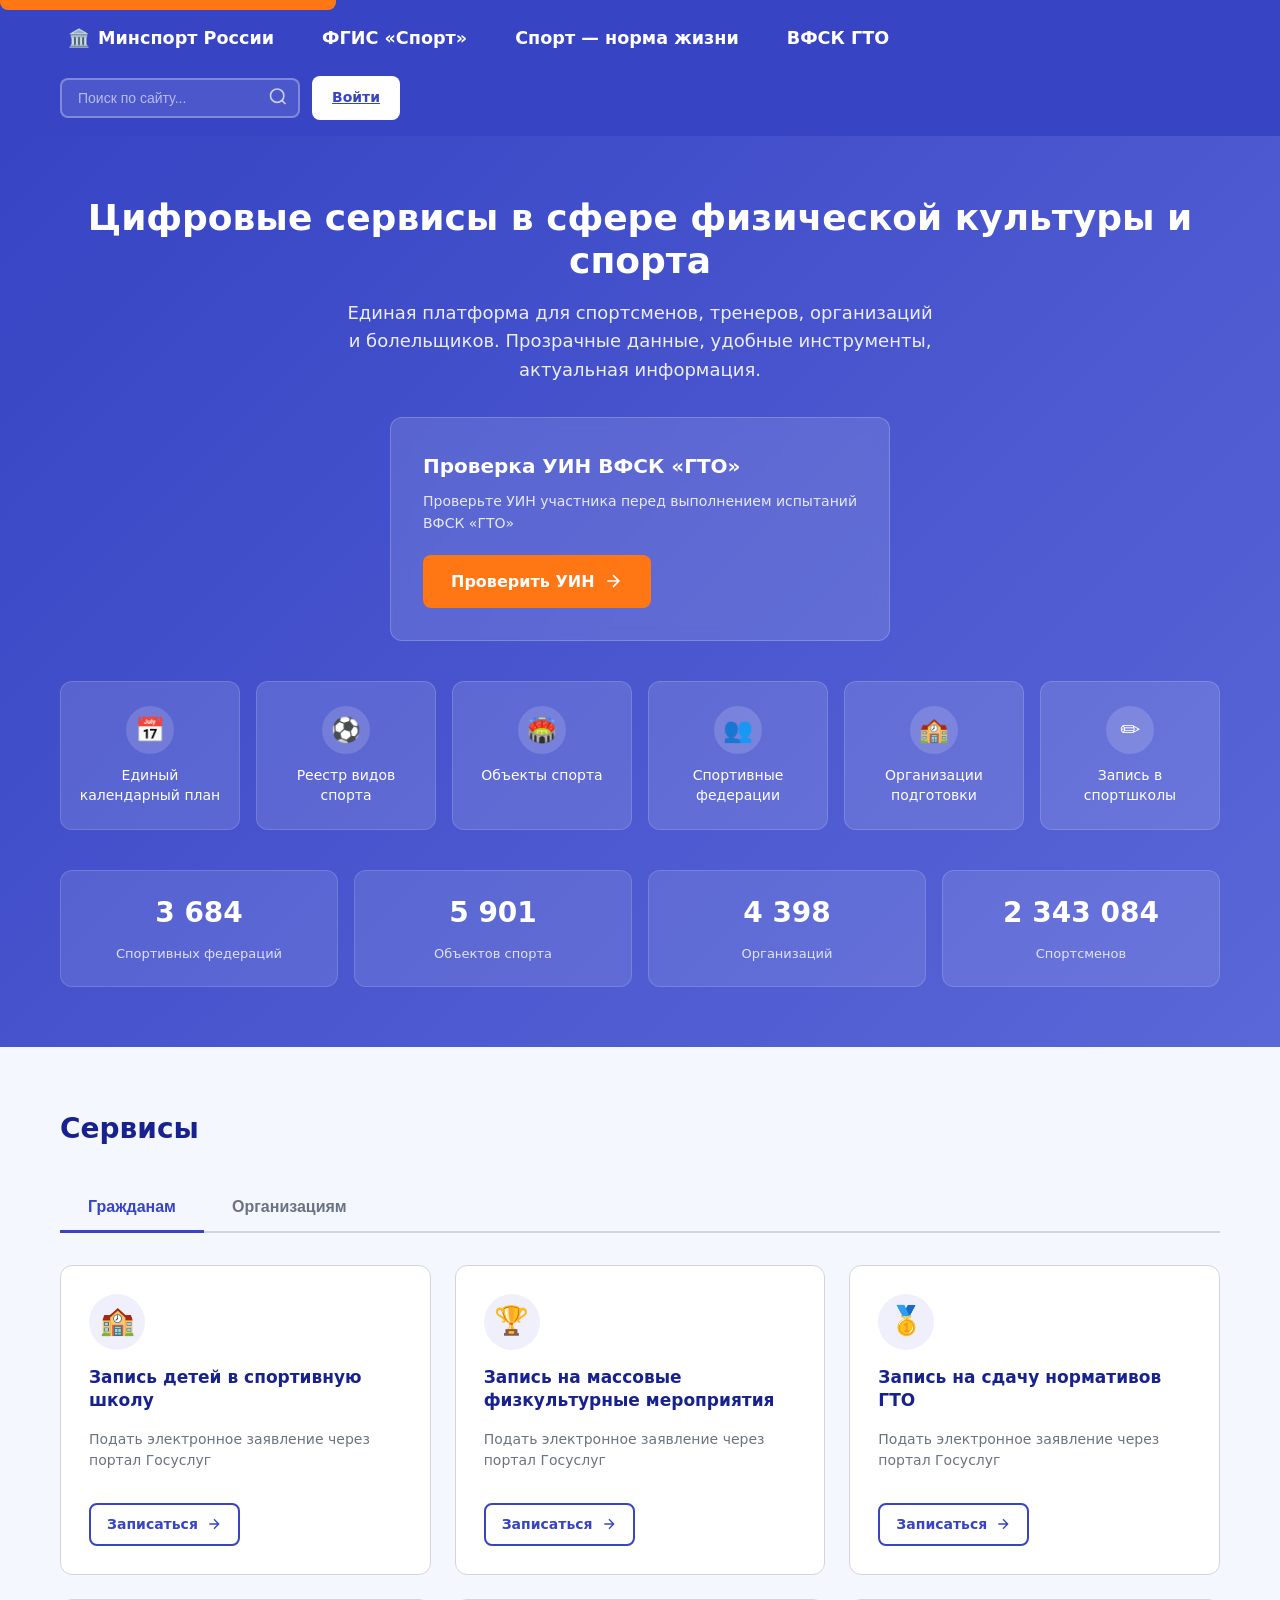
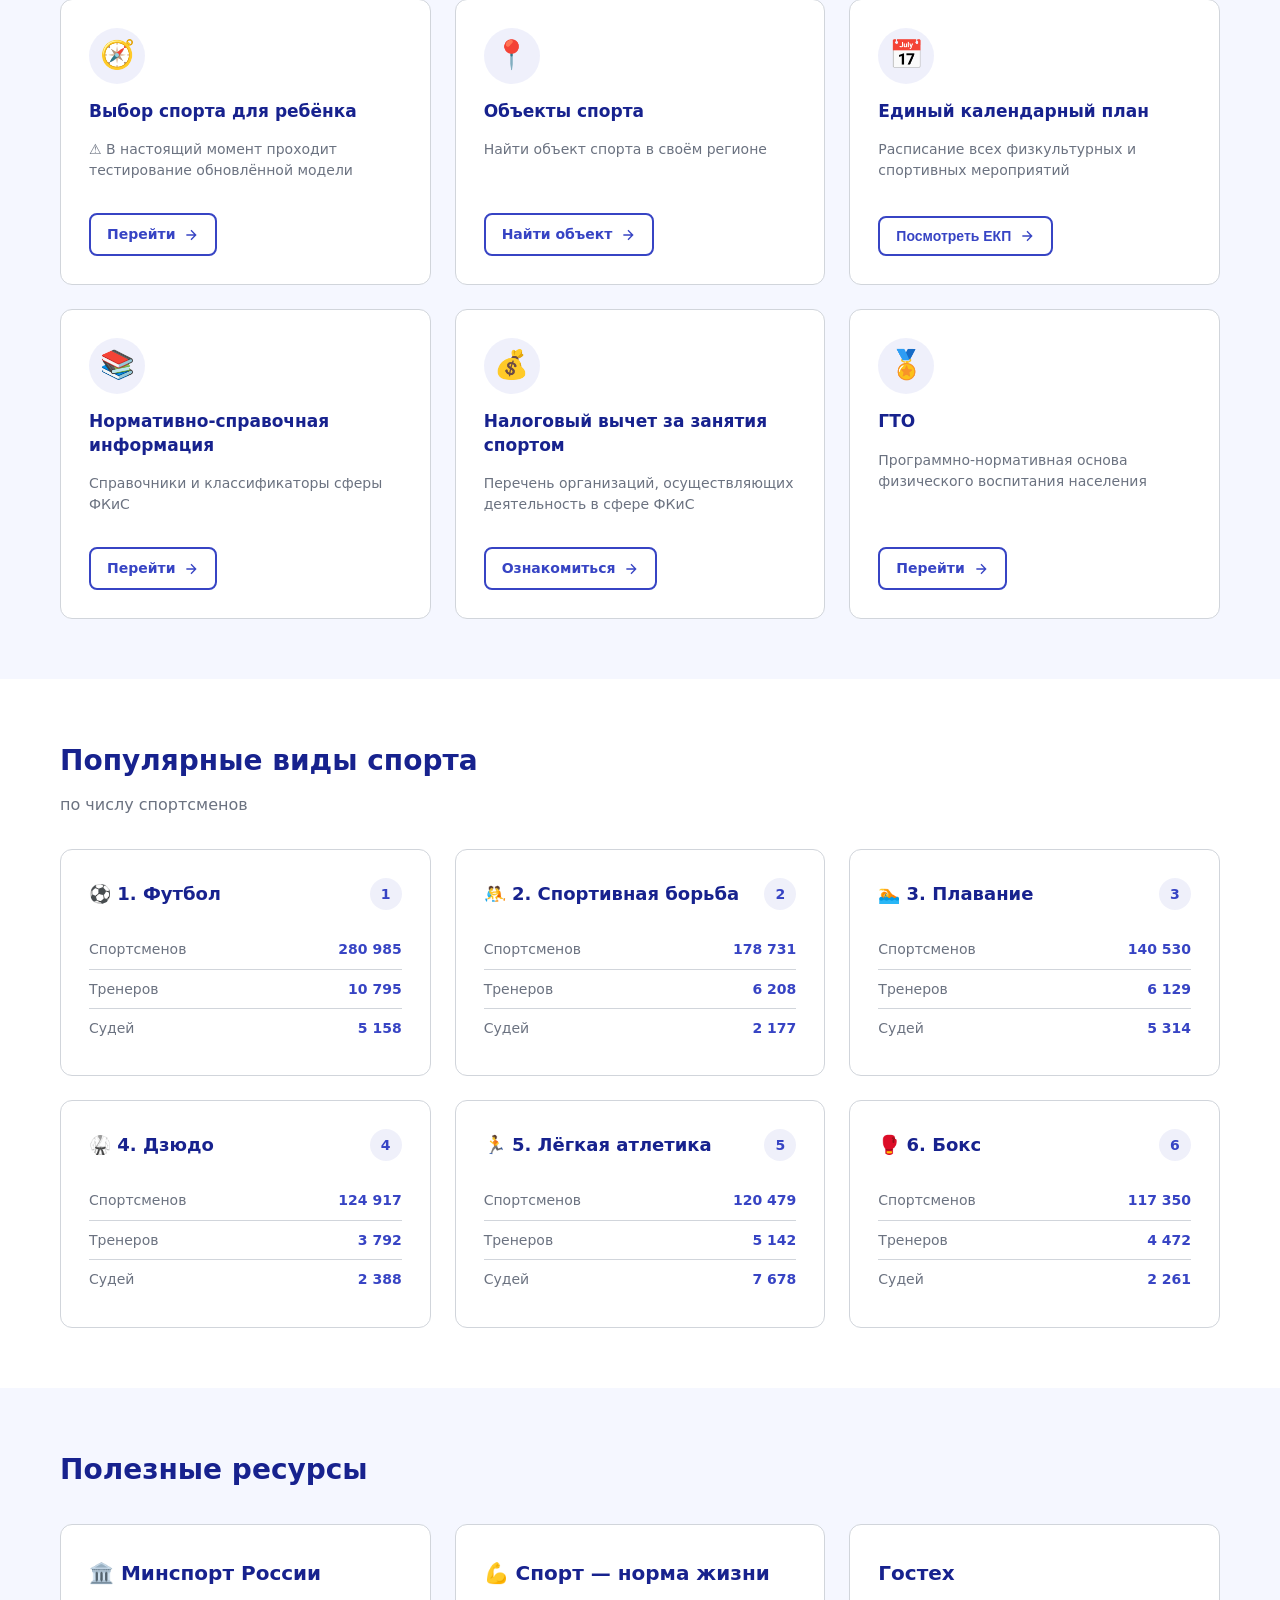
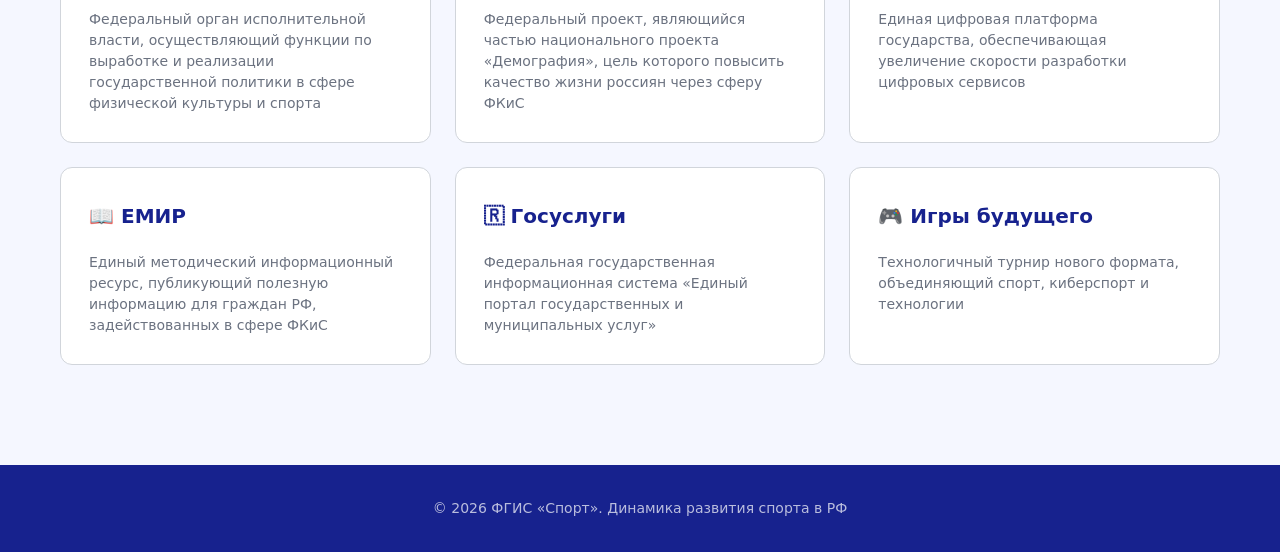
<file: 312 copy.html>
<!DOCTYPE html>
<html lang="ru">

<head>
    <meta charset="UTF-8">
    <meta name="viewport" content="width=device-width, initial-scale=1.0">
    <title>ФГИС «Спорт» — Цифровые сервисы в сфере физической культуры и спорта</title>
    <meta name="description"
        content="Единая платформа для спортсменов, тренеров, организаций и болельщиков. Календарь мероприятий, реестры, запись в спортшколы.">
    <style>
        /* ===== RESET & VARIABLES ===== */
        :root {
            --color-primary: #3744C4;
            --color-primary-dark: #2a36a3;
            --color-accent: #FF7614;
            --color-accent-hover: #e66a12;
            --color-bg: #F5F7FF;
            --color-surface: #FFFFFF;
            --color-text-main: #17228E;
            --color-text-muted: #6B7280;
            --color-success: #10B981;
            --color-error: #EF4444;
            --color-border: #D1D5DB;
            --radius-sm: 6px;
            --radius-md: 12px;
            --radius-btn: 8px;
            --shadow-card: 0 4px 6px rgba(0, 0, 0, 0.05);
            --shadow-focus: 0 0 0 3px rgba(55, 68, 196, 0.2);
            --focus-outline: 2px solid var(--color-primary);
            --font-stack: Inter, system-ui, -apple-system, 'Segoe UI', Roboto, sans-serif;
            --transition-fast: 150ms ease;
        }

        *,
        *::before,
        *::after {
            box-sizing: border-box;
            margin: 0;
            padding: 0;
        }

        html {
            scroll-behavior: smooth;
        }

        @media (prefers-reduced-motion: reduce) {

            *,
            *::before,
            *::after {
                animation-duration: 0.01ms !important;
                transition-duration: 0.01ms !important;
                scroll-behavior: auto !important;
            }
        }

        body {
            font-family: var(--font-stack);
            font-size: 16px;
            line-height: 1.6;
            color: var(--color-text-main);
            background: var(--color-bg);
            -webkit-font-smoothing: antialiased;
        }

        /* ===== ACCESSIBILITY ===== */
        .skip-link {
            position: absolute;
            top: -40px;
            left: 0;
            background: var(--color-accent);
            color: #fff;
            padding: 12px 24px;
            z-index: 10000;
            text-decoration: none;
            font-weight: 600;
            border-radius: 0 0 var(--radius-btn) var(--radius-btn);
            transition: top var(--transition-fast);
        }

        .skip-link:focus {
            top: 0;
            outline: var(--focus-outline);
            outline-offset: 2px;
        }

        .visually-hidden {
            position: absolute !important;
            width: 1px !important;
            height: 1px !important;
            padding: 0 !important;
            margin: -1px !important;
            overflow: hidden !important;
            clip: rect(0, 0, 0, 0) !important;
            white-space: nowrap !important;
            border: 0 !important;
        }

        /* Focus visible for keyboard users only */
        :focus-visible {
            outline: var(--focus-outline);
            outline-offset: 2px;
        }

        :focus:not(:focus-visible) {
            outline: none;
        }

        body.mouse-focus :focus:not(:focus-visible) {
            outline: none;
        }

        /* ===== CONTAINER ===== */
        .container {
            width: 100%;
            max-width: 1200px;
            margin: 0 auto;
            padding: 0 20px;
        }

        /* ===== HEADER ===== */
        .site-header {
            background: var(--color-primary);
            color: #fff;
            padding: 16px 0;
            position: sticky;
            top: 0;
            z-index: 100;
            transition: transform 0.3s ease-in-out;
        }

        .site-header.header-hidden {
            transform: translateY(-100%);
        }

        .header-inner {
            display: flex;
            align-items: center;
            justify-content: space-between;
            flex-wrap: wrap;
            gap: 16px;
        }

        .logo-group {
            display: flex;
            align-items: center;
            gap: 16px;
            flex-wrap: wrap;
        }

        .logo-link {
            display: flex;
            align-items: center;
            gap: 8px;
            color: #fff;
            text-decoration: none;
            font-weight: 700;
            font-size: 1.1rem;
            padding: 8px;
            border-radius: var(--radius-btn);
            transition: background var(--transition-fast);
        }

        .logo-link:hover,
        .logo-link:focus {
            background: rgba(255, 255, 255, 0.15);
        }

        .logo-link .divider {
            width: 1px;
            height: 24px;
            background: rgba(255, 255, 255, 0.3);
        }

        .header-actions {
            display: flex;
            gap: 12px;
            align-items: center;
        }

        .search-box {
            position: relative;
        }

        .search-box input {
            padding: 10px 40px 10px 16px;
            border-radius: var(--radius-btn);
            border: 2px solid rgba(255, 255, 255, 0.3);
            background: rgba(255, 255, 255, 0.1);
            color: #fff;
            font-size: 14px;
            width: 240px;
            transition: border-color var(--transition-fast), background var(--transition-fast);
        }

        .search-box input::placeholder {
            color: rgba(255, 255, 255, 0.6);
        }

        .search-box input:focus {
            border-color: #fff;
            background: rgba(255, 255, 255, 0.2);
            outline: none;
        }

        .search-box button {
            position: absolute;
            right: 4px;
            top: 50%;
            transform: translateY(-50%);
            background: none;
            border: none;
            color: rgba(255, 255, 255, 0.7);
            cursor: pointer;
            padding: 8px;
            border-radius: var(--radius-btn);
        }

        .search-box button:hover {
            color: #fff;
        }

        .btn-login {
            background: #fff;
            color: var(--color-primary);
            border: none;
            padding: 10px 20px;
            border-radius: var(--radius-btn);
            font-weight: 600;
            cursor: pointer;
            transition: background var(--transition-fast);
            font-size: 14px;
            min-height: 44px;
        }

        .btn-login:hover {
            background: #f0f0f0;
        }

        /* ===== HERO ===== */
        .hero {
            background: linear-gradient(135deg, var(--color-primary) 0%, #5a67d8 100%);
            color: #fff;
            padding: 60px 0;
            text-align: center;
        }

        .hero h1 {
            font-size: clamp(24px, 4vw, 36px);
            font-weight: 700;
            margin-bottom: 16px;
            line-height: 1.2;
        }

        .hero-subtitle {
            font-size: 18px;
            max-width: 600px;
            margin: 0 auto 32px;
            opacity: 0.9;
        }

        /* UIN Check Widget */
        .uin-widget {
            background: rgba(255, 255, 255, 0.12);
            backdrop-filter: blur(8px);
            border: 1px solid rgba(255, 255, 255, 0.2);
            border-radius: var(--radius-md);
            padding: 32px;
            max-width: 500px;
            margin: 0 auto 40px;
            text-align: left;
        }

        .uin-widget h2 {
            font-size: 20px;
            margin-bottom: 8px;
        }

        .uin-widget p {
            font-size: 14px;
            opacity: 0.85;
            margin-bottom: 20px;
        }

        .btn-uin {
            display: inline-flex;
            align-items: center;
            gap: 8px;
            background: var(--color-accent);
            color: #fff;
            border: none;
            padding: 14px 28px;
            border-radius: var(--radius-btn);
            font-weight: 600;
            font-size: 16px;
            cursor: pointer;
            transition: background var(--transition-fast);
            min-height: 48px;
            text-decoration: none;
        }

        .btn-uin:hover {
            background: var(--color-accent-hover);
        }

        /* ===== QUICK LINKS GRID ===== */
        .quick-links {
            display: grid;
            grid-template-columns: repeat(auto-fit, minmax(180px, 1fr));
            gap: 16px;
            margin-bottom: 40px;
        }

        .quick-link-card {
            background: rgba(255, 255, 255, 0.12);
            border: 1px solid rgba(255, 255, 255, 0.15);
            border-radius: var(--radius-md);
            padding: 24px 16px;
            text-decoration: none;
            color: #fff;
            text-align: center;
            transition: background var(--transition-fast), transform var(--transition-fast);
            display: flex;
            flex-direction: column;
            align-items: center;
            gap: 12px;
            min-height: 120px;
        }

        .quick-link-card:hover {
            background: rgba(255, 255, 255, 0.22);
            transform: translateY(-2px);
        }

        .quick-link-icon {
            width: 48px;
            height: 48px;
            display: flex;
            align-items: center;
            justify-content: center;
            background: rgba(255, 255, 255, 0.15);
            border-radius: 50%;
            font-size: 24px;
        }

        .quick-link-text {
            font-size: 14px;
            font-weight: 500;
            line-height: 1.4;
        }

        /* ===== STATS ===== */
        .stats-grid {
            display: grid;
            grid-template-columns: repeat(auto-fit, minmax(140px, 1fr));
            gap: 16px;
        }

        .stat-card {
            background: rgba(255, 255, 255, 0.1);
            border: 1px solid rgba(255, 255, 255, 0.15);
            padding: 20px;
            border-radius: var(--radius-md);
            text-align: center;
        }

        .stat-number {
            display: block;
            font-size: 28px;
            font-weight: 700;
            margin-bottom: 4px;
        }

        .stat-label {
            font-size: 13px;
            opacity: 0.8;
        }

        /* ===== SECTION ===== */
        .section {
            padding: 60px 0;
        }

        .section-title {
            font-size: 28px;
            font-weight: 700;
            margin-bottom: 32px;
            color: var(--color-text-main);
        }

        /* ===== TABS ===== */
        .tabs-nav {
            display: flex;
            border-bottom: 2px solid var(--color-border);
            margin-bottom: 32px;
            gap: 0;
        }

        .tab-btn {
            padding: 14px 28px;
            background: none;
            border: none;
            border-bottom: 3px solid transparent;
            margin-bottom: -2px;
            font-size: 16px;
            font-weight: 600;
            color: var(--color-text-muted);
            cursor: pointer;
            transition: color var(--transition-fast), border-color var(--transition-fast);
            min-height: 48px;
        }

        .tab-btn:hover {
            color: var(--color-primary);
        }

        .tab-btn[aria-selected="true"] {
            color: var(--color-primary);
            border-bottom-color: var(--color-primary);
        }

        .tab-panel {
            display: none;
        }

        .tab-panel.active {
            display: block;
        }

        /* ===== CARDS GRID ===== */
        .cards-grid {
            display: grid;
            grid-template-columns: repeat(auto-fill, minmax(320px, 1fr));
            gap: 24px;
        }

        .service-card {
            background: var(--color-surface);
            border: 1px solid var(--color-border);
            border-radius: var(--radius-md);
            padding: 28px;
            display: flex;
            flex-direction: column;
            gap: 16px;
            transition: box-shadow var(--transition-fast);
            position: relative;
        }

        .service-card:hover {
            box-shadow: 0 8px 16px rgba(0, 0, 0, 0.08);
        }

        .service-card-icon {
            width: 56px;
            height: 56px;
            display: flex;
            align-items: center;
            justify-content: center;
            background: rgba(55, 68, 196, 0.08);
            border-radius: 50%;
            font-size: 28px;
            flex-shrink: 0;
        }

        .service-card h3 {
            font-size: 17px;
            font-weight: 600;
            line-height: 1.4;
        }

        .service-card p {
            font-size: 14px;
            color: var(--color-text-muted);
            line-height: 1.5;
        }

        .service-card .card-action {
            margin-top: auto;
            padding-top: 16px;
        }

        /* ===== BUTTONS ===== */
        .btn {
            display: inline-flex;
            align-items: center;
            gap: 8px;
            padding: 12px 24px;
            border-radius: var(--radius-btn);
            font-weight: 600;
            font-size: 15px;
            cursor: pointer;
            transition: all var(--transition-fast);
            min-height: 48px;
            text-decoration: none;
            border: 2px solid transparent;
        }

        .btn-primary {
            background: var(--color-primary);
            color: #fff;
        }

        .btn-primary:hover {
            background: var(--color-primary-dark);
        }

        .btn-outline {
            background: transparent;
            border-color: var(--color-primary);
            color: var(--color-primary);
        }

        .btn-outline:hover {
            background: rgba(55, 68, 196, 0.06);
        }

        .btn-sm {
            padding: 8px 16px;
            font-size: 14px;
            min-height: 40px;
        }

        .btn-link {
            background: none;
            border: none;
            color: var(--color-primary);
            padding: 8px 0;
            font-weight: 600;
            font-size: 15px;
            cursor: pointer;
            display: inline-flex;
            align-items: center;
            gap: 4px;
        }

        .btn-link:hover {
            color: var(--color-primary-dark);
        }

        .btn-link svg {
            transition: transform var(--transition-fast);
        }

        .btn-link:hover svg {
            transform: translateX(4px);
        }

        /* ===== EKP PAGE ===== */
        .page {
            display: none;
        }

        .page.active {
            display: block;
        }

        .page-header {
            padding: 32px 0 0;
        }

        .back-btn {
            display: inline-flex;
            align-items: center;
            gap: 8px;
            color: var(--color-primary);
            text-decoration: none;
            font-weight: 500;
            font-size: 15px;
            padding: 8px;
            margin: -8px;
            border-radius: var(--radius-btn);
            transition: background var(--transition-fast);
        }

        .back-btn:hover {
            background: rgba(55, 68, 196, 0.06);
        }

        .page-title {
            font-size: clamp(22px, 3.5vw, 32px);
            font-weight: 700;
            margin: 24px 0 32px;
            line-height: 1.3;
        }

        /* ===== FILTERS ===== */
        .filters-toggle-btn {
            display: inline-flex;
            align-items: center;
            gap: 8px;
            background: var(--color-surface);
            border: 2px solid var(--color-primary);
            color: var(--color-primary);
            padding: 12px 24px;
            border-radius: 100px;
            font-weight: 600;
            font-size: 15px;
            cursor: pointer;
            transition: all var(--transition-fast);
            margin-bottom: 24px;
            min-height: 48px;
        }

        .filters-toggle-btn:hover {
            background: rgba(55, 68, 196, 0.06);
        }

        .filters-toggle-btn[aria-expanded="true"] .chevron {
            transform: rotate(180deg);
        }

        .chevron {
            transition: transform var(--transition-fast);
        }

        .filters-panel {
            background: var(--color-surface);
            border: 1px solid var(--color-border);
            border-radius: var(--radius-md);
            padding: 28px;
            margin-bottom: 32px;
            display: none;
        }

        .filters-panel.open {
            display: block;
        }

        .filters-grid {
            display: grid;
            grid-template-columns: repeat(auto-fit, minmax(200px, 1fr));
            gap: 20px;
            margin-bottom: 24px;
        }

        .form-group label {
            display: block;
            font-weight: 600;
            font-size: 14px;
            margin-bottom: 8px;
            color: var(--color-text-main);
        }

        .form-select,
        .form-input,
        .form-date {
            width: 100%;
            padding: 10px 14px;
            border: 1px solid var(--color-border);
            border-radius: var(--radius-sm);
            font-size: 15px;
            background: #fff;
            transition: border-color var(--transition-fast), box-shadow var(--transition-fast);
            min-height: 44px;
        }

        .form-select:focus,
        .form-input:focus,
        .form-date:focus {
            border-color: var(--color-primary);
            box-shadow: var(--shadow-focus);
            outline: none;
        }

        .filters-actions {
            display: flex;
            gap: 12px;
            flex-wrap: wrap;
        }

        /* ===== CALENDAR ===== */
        .calendar-wrapper {
            background: var(--color-surface);
            border: 1px solid var(--color-border);
            border-radius: var(--radius-md);
            padding: 24px;
            margin-bottom: 32px;
        }

        .calendar-header {
            display: flex;
            align-items: center;
            justify-content: center;
            gap: 16px;
            margin-bottom: 24px;
        }

        .calendar-header h3 {
            font-size: 18px;
            font-weight: 600;
            min-width: 160px;
            text-align: center;
        }

        .cal-nav-btn {
            width: 40px;
            height: 40px;
            display: flex;
            align-items: center;
            justify-content: center;
            border: 1px solid var(--color-border);
            border-radius: 50%;
            background: #fff;
            cursor: pointer;
            font-size: 18px;
            color: var(--color-primary);
            transition: all var(--transition-fast);
        }

        .cal-nav-btn:hover {
            background: rgba(55, 68, 196, 0.06);
            border-color: var(--color-primary);
        }

        .calendar-grid {
            display: grid;
            grid-template-columns: repeat(7, 1fr);
            gap: 4px;
        }

        .cal-day-header {
            text-align: center;
            font-size: 13px;
            font-weight: 600;
            color: var(--color-text-muted);
            padding: 8px 0;
        }

        .cal-day {
            text-align: center;
            padding: 10px 4px;
            border-radius: 50%;
            cursor: pointer;
            font-size: 15px;
            transition: all var(--transition-fast);
            border: 2px solid transparent;
            min-width: 40px;
            min-height: 40px;
            display: flex;
            align-items: center;
            justify-content: center;
            margin: 0 auto;
        }

        .cal-day:hover {
            background: rgba(55, 68, 196, 0.08);
        }

        .cal-day:focus-visible {
            border-color: var(--color-primary);
            background: rgba(55, 68, 196, 0.1);
        }

        .cal-day.other-month {
            color: #ccc;
        }

        .cal-day.today {
            font-weight: 700;
            background: rgba(55, 68, 196, 0.1);
            color: var(--color-primary);
        }

        .cal-day.has-event {
            background: rgba(255, 118, 20, 0.12);
            color: var(--color-accent);
            font-weight: 600;
        }

        .cal-day.has-event:hover {
            background: rgba(255, 118, 20, 0.2);
        }

        .cal-day.selected {
            background: var(--color-primary);
            color: #fff;
        }

        /* ===== EVENT CARDS ===== */
        .events-list {
            display: flex;
            flex-direction: column;
            gap: 16px;
        }

        .event-card {
            background: var(--color-surface);
            border: 1px solid var(--color-border);
            border-left: 4px solid var(--color-accent);
            border-radius: 0 var(--radius-md) var(--radius-md) 0;
            padding: 24px;
            transition: box-shadow var(--transition-fast);
        }

        .event-card:hover {
            box-shadow: 0 4px 12px rgba(0, 0, 0, 0.08);
        }

        .event-card.fizkultura {
            border-left-color: #0061D9;
        }

        .event-top {
            display: flex;
            justify-content: space-between;
            align-items: flex-start;
            margin-bottom: 12px;
            flex-wrap: wrap;
            gap: 8px;
        }

        .event-badge {
            display: inline-flex;
            padding: 4px 12px;
            border-radius: 4px;
            font-size: 13px;
            font-weight: 600;
        }

        .event-badge.sport {
            background: rgba(255, 118, 20, 0.12);
            color: var(--color-accent);
        }

        .event-badge.fizkultura {
            background: rgba(0, 97, 217, 0.1);
            color: #0061D9;
        }

        .event-ekp {
            font-size: 13px;
            color: var(--color-text-muted);
            font-family: monospace;
        }

        .event-title {
            font-size: 18px;
            font-weight: 700;
            margin-bottom: 6px;
        }

        .event-subtitle {
            font-size: 13px;
            color: var(--color-text-muted);
            margin-bottom: 16px;
        }

        .event-meta {
            display: flex;
            flex-wrap: wrap;
            gap: 16px;
            margin-bottom: 20px;
            font-size: 14px;
        }

        .event-meta-item {
            display: flex;
            align-items: center;
            gap: 6px;
            color: var(--color-text-muted);
        }

        .event-meta-item .icon {
            width: 20px;
            height: 20px;
            display: flex;
            align-items: center;
            justify-content: center;
            background: rgba(55, 68, 196, 0.08);
            border-radius: 50%;
            font-size: 12px;
            flex-shrink: 0;
        }

        /* ===== POPULAR SPORTS ===== */
        .sports-grid {
            display: grid;
            grid-template-columns: repeat(auto-fill, minmax(300px, 1fr));
            gap: 24px;
        }

        .sport-card {
            background: var(--color-surface);
            border: 1px solid var(--color-border);
            border-radius: var(--radius-md);
            padding: 28px;
            transition: box-shadow var(--transition-fast);
            cursor: pointer;
        }

        .sport-card:hover {
            box-shadow: 0 4px 12px rgba(0, 0, 0, 0.08);
        }

        .sport-card-header {
            display: flex;
            align-items: center;
            justify-content: space-between;
            margin-bottom: 20px;
        }

        .sport-card-header h3 {
            font-size: 18px;
            font-weight: 700;
        }

        .sport-rank {
            width: 32px;
            height: 32px;
            display: flex;
            align-items: center;
            justify-content: center;
            background: rgba(55, 68, 196, 0.08);
            border-radius: 50%;
            font-weight: 700;
            font-size: 14px;
            color: var(--color-primary);
        }

        .sport-stat {
            display: flex;
            justify-content: space-between;
            padding: 8px 0;
            border-bottom: 1px solid var(--color-border);
            font-size: 14px;
        }

        .sport-stat:last-child {
            border-bottom: none;
        }

        .sport-stat-label {
            color: var(--color-text-muted);
        }

        .sport-stat-value {
            font-weight: 700;
            color: var(--color-primary);
        }

        /* ===== RESOURCES ===== */
        .resources-grid {
            display: grid;
            grid-template-columns: repeat(auto-fill, minmax(300px, 1fr));
            gap: 24px;
        }

        .resource-card {
            background: var(--color-surface);
            border: 1px solid var(--color-border);
            border-radius: var(--radius-md);
            padding: 28px;
            display: flex;
            flex-direction: column;
            gap: 16px;
            transition: box-shadow var(--transition-fast);
            text-decoration: none;
            color: inherit;
        }

        .resource-card:hover {
            box-shadow: 0 4px 12px rgba(0, 0, 0, 0.08);
        }

        .resource-logo {
            height: 40px;
            display: flex;
            align-items: center;
            font-weight: 700;
            font-size: 20px;
            color: var(--color-text-main);
        }

        .resource-card p {
            font-size: 14px;
            color: var(--color-text-muted);
            line-height: 1.5;
        }

        /* ===== FOOTER ===== */
        .site-footer {
            background: var(--color-text-main);
            color: rgba(255, 255, 255, 0.7);
            padding: 32px 0;
            text-align: center;
            font-size: 14px;
            margin-top: 40px;
        }

        /* ===== LIVE REGION ===== */
        #aria-live-region {
            position: absolute;
            width: 1px;
            height: 1px;
            overflow: hidden;
            clip: rect(0, 0, 0, 0);
        }

        /* ===== MODAL ===== */
        .modal-overlay {
            position: fixed;
            top: 0;
            left: 0;
            right: 0;
            bottom: 0;
            background: rgba(0, 0, 0, 0.5);
            display: flex;
            align-items: center;
            justify-content: center;
            z-index: 1000;
            padding: 20px;
            opacity: 0;
            visibility: hidden;
            transition: opacity 0.3s ease, visibility 0.3s ease;
        }

        .modal-overlay.active {
            opacity: 1;
            visibility: visible;
        }

        .modal {
            background: white;
            border-radius: var(--radius-md);
            padding: 32px;
            max-width: 600px;
            width: 100%;
            max-height: 90vh;
            overflow-y: auto;
            position: relative;
            transform: scale(0.9);
            transition: transform 0.3s ease;
        }

        .modal-overlay.active .modal {
            transform: scale(1);
        }

        .modal-close {
            position: absolute;
            top: 16px;
            right: 16px;
            width: 32px;
            height: 32px;
            border: none;
            background: transparent;
            cursor: pointer;
            display: flex;
            align-items: center;
            justify-content: center;
            border-radius: 50%;
            transition: background var(--transition-fast);
        }

        .modal-close:hover {
            background: rgba(0, 0, 0, 0.05);
        }

        .modal-icon {
            width: 64px;
            height: 64px;
            margin: 0 auto 24px;
            display: flex;
            align-items: center;
            justify-content: center;
            background: rgba(55, 68, 196, 0.08);
            border-radius: 50%;
            font-size: 32px;
        }

        .modal-title {
            font-size: 24px;
            font-weight: 700;
            margin-bottom: 16px;
            text-align: center;
        }

        .modal-info {
            display: flex;
            align-items: flex-start;
            gap: 12px;
            padding: 16px;
            background: rgba(55, 68, 196, 0.05);
            border-radius: var(--radius-sm);
            margin-bottom: 24px;
        }

        .modal-info-icon {
            width: 24px;
            height: 24px;
            display: flex;
            align-items: center;
            justify-content: center;
            background: var(--color-primary);
            color: white;
            border-radius: 50%;
            font-size: 14px;
            flex-shrink: 0;
        }

        .modal-info-text {
            font-size: 14px;
            color: var(--color-text-main);
        }

        .modal-info-text strong {
            color: var(--color-primary);
            font-weight: 700;
        }

        .modal-description {
            font-size: 15px;
            line-height: 1.6;
            color: var(--color-text-muted);
            margin-bottom: 24px;
        }

        /* ===== AUTOCOMPLETE ===== */
        .autocomplete-wrapper {
            position: relative;
        }

        .autocomplete-dropdown {
            position: absolute;
            top: 100%;
            left: 0;
            right: 0;
            background: white;
            border: 1px solid var(--color-border);
            border-radius: var(--radius-sm);
            max-height: 200px;
            overflow-y: auto;
            z-index: 10;
            display: none;
            box-shadow: 0 4px 6px rgba(0, 0, 0, 0.1);
        }

        .autocomplete-dropdown.active {
            display: block;
        }

        .autocomplete-item {
            padding: 10px 14px;
            cursor: pointer;
            transition: background var(--transition-fast);
        }

        .autocomplete-item:hover,
        .autocomplete-item.active {
            background: rgba(55, 68, 196, 0.08);
        }

        /* ===== RESPONSIVE ===== */
        @media (max-width: 768px) {
            .header-inner {
                flex-direction: column;
                align-items: stretch;
            }

            .logo-group {
                justify-content: center;
            }

            .header-actions {
                justify-content: center;
            }

            .search-box input {
                width: 100%;
            }

            .quick-links {
                grid-template-columns: repeat(2, 1fr);
            }

            .cards-grid {
                grid-template-columns: 1fr;
            }

            .filters-grid {
                grid-template-columns: 1fr;
            }

            .calendar-grid {
                gap: 2px;
            }

            .cal-day {
                min-width: 32px;
                min-height: 32px;
                font-size: 13px;
                padding: 6px 2px;
            }

            .event-meta {
                flex-direction: column;
                gap: 8px;
            }

            .sports-grid {
                grid-template-columns: 1fr;
            }

            .modal {
                padding: 24px;
            }
        }

        @media (max-width: 480px) {
            .quick-links {
                grid-template-columns: 1fr;
            }
        }
    </style>
</head>

<body>
    <!-- Skip Link for Keyboard Navigation -->
    <a href="#main-content" class="skip-link">Перейти к основному контенту</a>
    <!-- ARIA Live Region for Announcements -->
    <div id="aria-live-region" aria-live="polite" aria-atomic="true" role="status"></div>
    <!-- ===== HEADER ===== -->
    <header class="site-header" role="banner">
        <div class="container header-inner">
            <div class="logo-group">
                <a href="https://minsport.gov.ru" target="_blank" rel="noopener" class="logo-link"
                    aria-label="Министерство спорта России — откроется в новой вкладке">
                    <span>🏛️</span>
                    <span>Минспорт России</span>
                </a>
                <span class="divider" aria-hidden="true"></span>
                <a href="/" class="logo-link" aria-label="ФГИС Спорт — на главную страницу"
                    onclick="showPage('home'); return false;">
                    ФГИС «Спорт»
                </a>
                <span class="divider" aria-hidden="true"></span>
                <a href="https://sport-norm.ru" target="_blank" rel="noopener" class="logo-link"
                    aria-label="Спорт — норма жизни — откроется в новой вкладке">
                    Спорт — норма жизни
                </a>
                <span class="divider" aria-hidden="true"></span>
                <a href="https://gto.ru" target="_blank" rel="noopener" class="logo-link"
                    aria-label="ВФСК ГТО — откроется в новой вкладке">
                    ВФСК ГТО
                </a>
            </div>
            <div class="header-actions">
                <div class="search-box">
                    <label for="site-search" class="visually-hidden">Поиск по сайту</label>
                    <input type="search" id="site-search" placeholder="Поиск по сайту..." aria-label="Поиск по сайту"
                        autocomplete="off">
                    <button type="button" aria-label="Выполнить поиск" onclick="performSearch()">
                        <svg width="20" height="20" viewBox="0 0 24 24" fill="none" stroke="currentColor"
                            stroke-width="2">
                            <circle cx="11" cy="11" r="8" />
                            <path d="M21 21l-4.35-4.35" />
                        </svg>
                    </button>
                </div>
                <a href="https://sportrf.gov.ru/login" class="btn-login" aria-label="Войти в личный кабинет">Войти</a>
            </div>
        </div>
    </header>
    <!-- ===== MAIN CONTENT ===== -->
    <main id="main-content" role="main">
        <!-- ===== HOME PAGE ===== -->
        <div id="page-home" class="page active">
            <!-- Hero Section -->
            <section class="hero" aria-labelledby="hero-title">
                <div class="container">
                    <h1 id="hero-title">Цифровые сервисы в сфере физической культуры и спорта</h1>
                    <p class="hero-subtitle">Единая платформа для спортсменов, тренеров, организаций и болельщиков.
                        Прозрачные данные, удобные инструменты, актуальная информация.</p>
                    <!-- UIN Check Widget -->
                    <div class="uin-widget">
                        <h2>Проверка УИН ВФСК «ГТО»</h2>
                        <p>Проверьте УИН участника перед выполнением испытаний ВФСК «ГТО»</p>
                        <a href="https://sportrf.gov.ru/uin-check" target="_blank" rel="noopener" class="btn-uin"
                            aria-label="Проверить УИН участника ГТО — откроется в новой вкладке">
                            Проверить УИН
                            <svg width="20" height="20" viewBox="0 0 24 24" fill="none" stroke="currentColor"
                                stroke-width="2">
                                <path d="M5 12h14M12 5l7 7-7 7" />
                            </svg>
                        </a>
                    </div>
                    <!-- Quick Links -->
                    <nav class="quick-links" role="list" aria-label="Быстрые ссылки на разделы">
                        <a href="#" class="quick-link-card" role="listitem" onclick="showPage('ekp'); return false;"
                            aria-label="Открыть раздел: Единый календарный план мероприятий">
                            <div class="quick-link-icon" aria-hidden="true">📅</div>
                            <span class="quick-link-text">Единый календарный план</span>
                        </a>
                        <a href="https://sportrf.gov.ru/sport-types" class="quick-link-card" role="listitem"
                            aria-label="Открыть раздел: Всероссийский реестр видов спорта — откроется в новой вкладке"
                            target="_blank" rel="noopener">
                            <div class="quick-link-icon" aria-hidden="true">⚽</div>
                            <span class="quick-link-text">Реестр видов спорта</span>
                        </a>
                        <a href="https://sportrf.gov.ru/cartographic" class="quick-link-card" role="listitem"
                            aria-label="Открыть раздел: Объекты спорта — откроется в новой вкладке" target="_blank"
                            rel="noopener">
                            <div class="quick-link-icon" aria-hidden="true">🏟️</div>
                            <span class="quick-link-text">Объекты спорта</span>
                        </a>
                        <a href="https://sportrf.gov.ru/sports-federations" class="quick-link-card" role="listitem"
                            aria-label="Открыть раздел: Спортивные федерации — откроется в новой вкладке"
                            target="_blank" rel="noopener">
                            <div class="quick-link-icon" aria-hidden="true">👥</div>
                            <span class="quick-link-text">Спортивные федерации</span>
                        </a>
                        <a href="https://sportrf.gov.ru/organizations" class="quick-link-card" role="listitem"
                            aria-label="Открыть раздел: Организации спортивной подготовки — откроется в новой вкладке"
                            target="_blank" rel="noopener">
                            <div class="quick-link-icon" aria-hidden="true">🏫</div>
                            <span class="quick-link-text">Организации подготовки</span>
                        </a>
                        <a href="https://sportrf.gov.ru/child_predisposition" class="quick-link-card" role="listitem"
                            aria-label="Открыть раздел: Запись в спортивные школы — откроется в новой вкладке"
                            target="_blank" rel="noopener">
                            <div class="quick-link-icon" aria-hidden="true">✏️</div>
                            <span class="quick-link-text">Запись в спортшколы</span>
                        </a>
                    </nav>
                    <!-- Stats -->
                    <div class="stats-grid" aria-label="Статистика платформы в цифрах">
                        <div class="stat-card">
                            <span class="stat-number" data-count="4512" aria-live="polite">0</span>
                            <span class="stat-label">Спортивных федераций</span>
                        </div>
                        <div class="stat-card">
                            <span class="stat-number" data-count="7227" aria-live="polite">0</span>
                            <span class="stat-label">Объектов спорта</span>
                        </div>
                        <div class="stat-card">
                            <span class="stat-number" data-count="5386" aria-live="polite">0</span>
                            <span class="stat-label">Организаций</span>
                        </div>
                        <div class="stat-card">
                            <span class="stat-number" data-count="2869317" aria-live="polite">0</span>
                            <span class="stat-label">Спортсменов</span>
                        </div>
                    </div>
                </div>
            </section>
            <!-- Services Section -->
            <section class="section" aria-labelledby="services-title">
                <div class="container">
                    <h2 id="services-title" class="section-title">Сервисы</h2>
                    <!-- Tabs -->
                    <div class="tabs-nav" role="tablist" aria-label="Категории пользователей">
                        <button role="tab" aria-selected="true" aria-controls="panel-citizens" id="tab-citizens"
                            class="tab-btn" onclick="switchTab('citizens')">
                            Гражданам
                        </button>
                        <button role="tab" aria-selected="false" aria-controls="panel-orgs" id="tab-orgs"
                            class="tab-btn" onclick="switchTab('orgs')">
                            Организациям
                        </button>
                    </div>
                    <!-- Citizens Panel -->
                    <div id="panel-citizens" role="tabpanel" aria-labelledby="tab-citizens" class="tab-panel active">
                        <div class="cards-grid">
                            <div class="service-card">
                                <div class="service-card-icon" aria-hidden="true">🏫</div>
                                <h3>Запись детей в спортивную школу</h3>
                                <p>Подать электронное заявление через портал Госуслуг</p>
                                <div class="card-action">
                                    <a href="https://www.gosuslugi.ru" target="_blank" rel="noopener"
                                        class="btn btn-outline btn-sm"
                                        aria-label="Перейти к записи детей в спортивную школу через Госуслуги">
                                        Записаться
                                        <svg width="16" height="16" viewBox="0 0 24 24" fill="none"
                                            stroke="currentColor" stroke-width="2">
                                            <path d="M5 12h14M12 5l7 7-7 7" />
                                        </svg>
                                    </a>
                                </div>
                            </div>
                            <div class="service-card">
                                <div class="service-card-icon" aria-hidden="true">🏆</div>
                                <h3>Запись на массовые физкультурные мероприятия</h3>
                                <p>Подать электронное заявление через портал Госуслуг</p>
                                <div class="card-action">
                                    <a href="https://www.gosuslugi.ru/landing/sport" target="_blank" rel="noopener"
                                        class="btn btn-outline btn-sm"
                                        aria-label="Перейти к записи на массовые мероприятия через Госуслуги">
                                        Записаться
                                        <svg width="16" height="16" viewBox="0 0 24 24" fill="none"
                                            stroke="currentColor" stroke-width="2">
                                            <path d="M5 12h14M12 5l7 7-7 7" />
                                        </svg>
                                    </a>
                                </div>
                            </div>
                            <div class="service-card">
                                <div class="service-card-icon" aria-hidden="true">🥇</div>
                                <h3>Запись на сдачу нормативов ГТО</h3>
                                <p>Подать электронное заявление через портал Госуслуг</p>
                                <div class="card-action">
                                    <a href="https://www.gosuslugi.ru/634322/1/form" target="_blank" rel="noopener"
                                        class="btn btn-outline btn-sm"
                                        aria-label="Перейти к записи на сдачу нормативов ГТО через Госуслуги">
                                        Записаться
                                        <svg width="16" height="16" viewBox="0 0 24 24" fill="none"
                                            stroke="currentColor" stroke-width="2">
                                            <path d="M5 12h14M12 5l7 7-7 7" />
                                        </svg>
                                    </a>
                                </div>
                            </div>
                            <div class="service-card">
                                <div class="service-card-icon" aria-hidden="true">🧭</div>
                                <h3>Выбор спорта для ребёнка</h3>
                                <p>⚠️ В настоящий момент проходит тестирование обновлённой модели</p>
                                <div class="card-action">
                                    <a href="https://sportrf.gov.ru/child_predisposition" target="_blank" rel="noopener"
                                        class="btn btn-outline btn-sm"
                                        aria-label="Перейти к сервису выбора спорта для ребёнка">
                                        Перейти
                                        <svg width="16" height="16" viewBox="0 0 24 24" fill="none"
                                            stroke="currentColor" stroke-width="2">
                                            <path d="M5 12h14M12 5l7 7-7 7" />
                                        </svg>
                                    </a>
                                </div>
                            </div>
                            <div class="service-card">
                                <div class="service-card-icon" aria-hidden="true">📍</div>
                                <h3>Объекты спорта</h3>
                                <p>Найти объект спорта в своём регионе</p>
                                <div class="card-action">
                                    <a href="https://sportrf.gov.ru/cartographic" target="_blank" rel="noopener"
                                        class="btn btn-outline btn-sm" aria-label="Перейти к карте объектов спорта">
                                        Найти объект
                                        <svg width="16" height="16" viewBox="0 0 24 24" fill="none"
                                            stroke="currentColor" stroke-width="2">
                                            <path d="M5 12h14M12 5l7 7-7 7" />
                                        </svg>
                                    </a>
                                </div>
                            </div>
                            <div class="service-card">
                                <div class="service-card-icon" aria-hidden="true">📅</div>
                                <h3>Единый календарный план</h3>
                                <p>Расписание всех физкультурных и спортивных мероприятий</p>
                                <div class="card-action">
                                    <button class="btn btn-outline btn-sm" onclick="showPage('ekp')"
                                        aria-label="Посмотреть календарный план мероприятий">
                                        Посмотреть ЕКП
                                        <svg width="16" height="16" viewBox="0 0 24 24" fill="none"
                                            stroke="currentColor" stroke-width="2">
                                            <path d="M5 12h14M12 5l7 7-7 7" />
                                        </svg>
                                    </button>
                                </div>
                            </div>
                            <div class="service-card">
                                <div class="service-card-icon" aria-hidden="true">📚</div>
                                <h3>Нормативно-справочная информация</h3>
                                <p>Справочники и классификаторы сферы ФКиС</p>
                                <div class="card-action">
                                    <a href="https://sportrf.gov.ru/nsi" target="_blank" rel="noopener"
                                        class="btn btn-outline btn-sm"
                                        aria-label="Перейти к нормативно-справочной информации">
                                        Перейти
                                        <svg width="16" height="16" viewBox="0 0 24 24" fill="none"
                                            stroke="currentColor" stroke-width="2">
                                            <path d="M5 12h14M12 5l7 7-7 7" />
                                        </svg>
                                    </a>
                                </div>
                            </div>
                            <div class="service-card">
                                <div class="service-card-icon" aria-hidden="true">💰</div>
                                <h3>Налоговый вычет за занятия спортом</h3>
                                <p>Перечень организаций, осуществляющих деятельность в сфере ФКиС</p>
                                <div class="card-action">
                                    <a href="https://www.minsport.gov.ru/activity/mass-sport/#sId-6476" target="_blank"
                                        rel="noopener" class="btn btn-outline btn-sm"
                                        aria-label="Ознакомиться с перечнем организаций для налогового вычета">
                                        Ознакомиться
                                        <svg width="16" height="16" viewBox="0 0 24 24" fill="none"
                                            stroke="currentColor" stroke-width="2">
                                            <path d="M5 12h14M12 5l7 7-7 7" />
                                        </svg>
                                    </a>
                                </div>
                            </div>
                            <div class="service-card">
                                <div class="service-card-icon" aria-hidden="true">🏅</div>
                                <h3>ГТО</h3>
                                <p>Программно-нормативная основа физического воспитания населения</p>
                                <div class="card-action">
                                    <a href="https://gto.ru" target="_blank" rel="noopener"
                                        class="btn btn-outline btn-sm" aria-label="Перейти на сайт ГТО">
                                        Перейти
                                        <svg width="16" height="16" viewBox="0 0 24 24" fill="none"
                                            stroke="currentColor" stroke-width="2">
                                            <path d="M5 12h14M12 5l7 7-7 7" />
                                        </svg>
                                    </a>
                                </div>
                            </div>
                        </div>
                    </div>
                    <!-- Organizations Panel -->
                    <div id="panel-orgs" role="tabpanel" aria-labelledby="tab-orgs" class="tab-panel">
                        <div class="cards-grid">
                            <div class="service-card">
                                <div class="service-card-icon" aria-hidden="true">🏅</div>
                                <h3>Присвоение спортивных разрядов</h3>
                                <p>Запись доступна в некоторых регионах</p>
                                <div class="card-action">
                                    <a href="https://sportrf.gov.ru/sport-ranks" target="_blank" rel="noopener"
                                        class="btn btn-outline btn-sm"
                                        aria-label="Перейти к сервису присвоения спортивных разрядов">
                                        Перейти
                                        <svg width="16" height="16" viewBox="0 0 24 24" fill="none"
                                            stroke="currentColor" stroke-width="2">
                                            <path d="M5 12h14M12 5l7 7-7 7" />
                                        </svg>
                                    </a>
                                </div>
                            </div>
                            <div class="service-card">
                                <div class="service-card-icon" aria-hidden="true">⚖️</div>
                                <h3>Присвоение категорий спортивных судей</h3>
                                <p>Запись доступна в некоторых регионах</p>
                                <div class="card-action">
                                    <a href="https://sportrf.gov.ru/judges" target="_blank" rel="noopener"
                                        class="btn btn-outline btn-sm"
                                        aria-label="Перейти к сервису присвоения категорий судей">
                                        Перейти
                                        <svg width="16" height="16" viewBox="0 0 24 24" fill="none"
                                            stroke="currentColor" stroke-width="2">
                                            <path d="M5 12h14M12 5l7 7-7 7" />
                                        </svg>
                                    </a>
                                </div>
                            </div>
                            <div class="service-card">
                                <div class="service-card-icon" aria-hidden="true">🏛️</div>
                                <h3>Статус региональной спортивной федерации</h3>
                                <p>Запись доступна в некоторых регионах</p>
                                <div class="card-action">
                                    <a href="https://sportrf.gov.ru/federation-status" target="_blank" rel="noopener"
                                        class="btn btn-outline btn-sm"
                                        aria-label="Перейти к сервису получения статуса федерации">
                                        Перейти
                                        <svg width="16" height="16" viewBox="0 0 24 24" fill="none"
                                            stroke="currentColor" stroke-width="2">
                                            <path d="M5 12h14M12 5l7 7-7 7" />
                                        </svg>
                                    </a>
                                </div>
                            </div>
                            <div class="service-card">
                                <div class="service-card-icon" aria-hidden="true">🏟️</div>
                                <h3>Реестр объектов спорта</h3>
                                <p>Подать заявление через Госуслуги</p>
                                <div class="card-action">
                                    <a href="https://www.gosuslugi.ru" target="_blank" rel="noopener"
                                        class="btn btn-outline btn-sm"
                                        aria-label="Подать заявление на внесение объекта в реестр через Госуслуги">
                                        Подать заявление
                                        <svg width="16" height="16" viewBox="0 0 24 24" fill="none"
                                            stroke="currentColor" stroke-width="2">
                                            <path d="M5 12h14M12 5l7 7-7 7" />
                                        </svg>
                                    </a>
                                </div>
                            </div>
                        </div>
                    </div>
                </div>
        </div>
        </section>
        <!-- Popular Sports Section -->
        <section class="section" style="background: var(--color-surface);" aria-labelledby="sports-title">
            <div class="container">
                <h2 id="sports-title" class="section-title">Популярные виды спорта</h2>
                <p style="color: var(--color-text-muted); margin-top: -24px; margin-bottom: 32px;">по числу спортсменов
                </p>
                <div class="sports-grid">
                    <div class="sport-card" onclick="openSportModal('football')" role="button" tabindex="0"
                        aria-label="Открыть информацию о виде спорта: Футбол">
                        <div class="sport-card-header">
                            <h3>⚽ 1. Футбол</h3>
                            <span class="sport-rank" aria-hidden="true">1</span>
                        </div>
                        <div class="sport-stat">
                            <span class="sport-stat-label">Спортсменов</span>
                            <span class="sport-stat-value">280 985</span>
                        </div>
                        <div class="sport-stat">
                            <span class="sport-stat-label">Тренеров</span>
                            <span class="sport-stat-value">10 795</span>
                        </div>
                        <div class="sport-stat">
                            <span class="sport-stat-label">Судей</span>
                            <span class="sport-stat-value">5 158</span>
                        </div>
                    </div>
                    <div class="sport-card" onclick="openSportModal('wrestling')" role="button" tabindex="0"
                        aria-label="Открыть информацию о виде спорта: Спортивная борьба">
                        <div class="sport-card-header">
                            <h3>🤼 2. Спортивная борьба</h3>
                            <span class="sport-rank" aria-hidden="true">2</span>
                        </div>
                        <div class="sport-stat">
                            <span class="sport-stat-label">Спортсменов</span>
                            <span class="sport-stat-value">178 731</span>
                        </div>
                        <div class="sport-stat">
                            <span class="sport-stat-label">Тренеров</span>
                            <span class="sport-stat-value">6 208</span>
                        </div>
                        <div class="sport-stat">
                            <span class="sport-stat-label">Судей</span>
                            <span class="sport-stat-value">2 177</span>
                        </div>
                    </div>
                    <div class="sport-card" onclick="openSportModal('swimming')" role="button" tabindex="0"
                        aria-label="Открыть информацию о виде спорта: Плавание">
                        <div class="sport-card-header">
                            <h3>🏊 3. Плавание</h3>
                            <span class="sport-rank" aria-hidden="true">3</span>
                        </div>
                        <div class="sport-stat">
                            <span class="sport-stat-label">Спортсменов</span>
                            <span class="sport-stat-value">140 530</span>
                        </div>
                        <div class="sport-stat">
                            <span class="sport-stat-label">Тренеров</span>
                            <span class="sport-stat-value">6 129</span>
                        </div>
                        <div class="sport-stat">
                            <span class="sport-stat-label">Судей</span>
                            <span class="sport-stat-value">5 314</span>
                        </div>
                    </div>
                    <div class="sport-card" onclick="openSportModal('judo')" role="button" tabindex="0"
                        aria-label="Открыть информацию о виде спорта: Дзюдо">
                        <div class="sport-card-header">
                            <h3>🥋 4. Дзюдо</h3>
                            <span class="sport-rank" aria-hidden="true">4</span>
                        </div>
                        <div class="sport-stat">
                            <span class="sport-stat-label">Спортсменов</span>
                            <span class="sport-stat-value">124 917</span>
                        </div>
                        <div class="sport-stat">
                            <span class="sport-stat-label">Тренеров</span>
                            <span class="sport-stat-value">3 792</span>
                        </div>
                        <div class="sport-stat">
                            <span class="sport-stat-label">Судей</span>
                            <span class="sport-stat-value">2 388</span>
                        </div>
                    </div>
                    <div class="sport-card" onclick="openSportModal('athletics')" role="button" tabindex="0"
                        aria-label="Открыть информацию о виде спорта: Лёгкая атлетика">
                        <div class="sport-card-header">
                            <h3>🏃 5. Лёгкая атлетика</h3>
                            <span class="sport-rank" aria-hidden="true">5</span>
                        </div>
                        <div class="sport-stat">
                            <span class="sport-stat-label">Спортсменов</span>
                            <span class="sport-stat-value">120 479</span>
                        </div>
                        <div class="sport-stat">
                            <span class="sport-stat-label">Тренеров</span>
                            <span class="sport-stat-value">5 142</span>
                        </div>
                        <div class="sport-stat">
                            <span class="sport-stat-label">Судей</span>
                            <span class="sport-stat-value">7 678</span>
                        </div>
                    </div>
                    <div class="sport-card" onclick="openSportModal('boxing')" role="button" tabindex="0"
                        aria-label="Открыть информацию о виде спорта: Бокс">
                        <div class="sport-card-header">
                            <h3>🥊 6. Бокс</h3>
                            <span class="sport-rank" aria-hidden="true">6</span>
                        </div>
                        <div class="sport-stat">
                            <span class="sport-stat-label">Спортсменов</span>
                            <span class="sport-stat-value">117 350</span>
                        </div>
                        <div class="sport-stat">
                            <span class="sport-stat-label">Тренеров</span>
                            <span class="sport-stat-value">4 472</span>
                        </div>
                        <div class="sport-stat">
                            <span class="sport-stat-label">Судей</span>
                            <span class="sport-stat-value">2 261</span>
                        </div>
                    </div>
                </div>
            </div>
        </section>
        <!-- Resources Section -->
        <section class="section" aria-labelledby="resources-title">
            <div class="container">
                <h2 id="resources-title" class="section-title">Полезные ресурсы</h2>
                <div class="resources-grid">
                    <a href="https://minsport.gov.ru" target="_blank" rel="noopener" class="resource-card"
                        aria-label="Министерство спорта России — официальный сайт — откроется в новой вкладке">
                        <div class="resource-logo">🏛️ Минспорт России</div>
                        <p>Федеральный орган исполнительной власти, осуществляющий функции по выработке и реализации
                            государственной политики в сфере физической культуры и спорта</p>
                    </a>
                    <a href="https://sport-norm.ru" target="_blank" rel="noopener" class="resource-card"
                        aria-label="Спорт — норма жизни — федеральный проект — откроется в новой вкладке">
                        <div class="resource-logo">💪 Спорт — норма жизни</div>
                        <p>Федеральный проект, являющийся частью национального проекта «Демография», цель которого
                            повысить качество жизни россиян через сферу ФКиС</p>
                    </a>
                    <a href="https://platform.gov.ru" target="_blank" rel="noopener" class="resource-card"
                        aria-label="Гостех — единая цифровая платформа государства — откроется в новой вкладке">
                        <div class="resource-logo"> Гостех</div>
                        <p>Единая цифровая платформа государства, обеспечивающая увеличение скорости разработки цифровых
                            сервисов</p>
                    </a>
                    <a href="http://emir.gov.ru" target="_blank" rel="noopener" class="resource-card"
                        aria-label="ЕМИР — единый методический информационный ресурс — откроется в новой вкладке">
                        <div class="resource-logo">📖 ЕМИР</div>
                        <p>Единый методический информационный ресурс, публикующий полезную информацию для граждан РФ,
                            задействованных в сфере ФКиС</p>
                    </a>
                    <a href="https://gosuslugi.ru" target="_blank" rel="noopener" class="resource-card"
                        aria-label="Госуслуги — портал государственных услуг — откроется в новой вкладке">
                        <div class="resource-logo">🇷 Госуслуги</div>
                        <p>Федеральная государственная информационная система «Единый портал государственных и
                            муниципальных услуг»</p>
                    </a>
                    <a href="https://gofuture.games" target="_blank" rel="noopener" class="resource-card"
                        aria-label="Игры будущего — технологичный турнир нового формата — откроется в новой вкладке">
                        <div class="resource-logo">🎮 Игры будущего</div>
                        <p>Технологичный турнир нового формата, объединяющий спорт, киберспорт и технологии</p>
                    </a>
                </div>
            </div>
        </section>
        </div>
        <!-- ===== EKP PAGE ===== -->
        <div id="page-ekp" class="page">
            <div class="container">
                <div class="page-header">
                    <a href="#" class="back-btn" onclick="showPage('home'); return false;"
                        aria-label="Вернуться на главную страницу">
                        <svg width="20" height="20" viewBox="0 0 24 24" fill="none" stroke="currentColor"
                            stroke-width="2">
                            <path d="M19 12H5M12 19l-7-7 7-7" />
                        </svg>
                        Назад
                    </a>
                    <h1 class="page-title">Единый календарный план физкультурных и спортивных мероприятий</h1>
                </div>
                <!-- Filters Toggle Button -->
                <button class="filters-toggle-btn" id="filters-toggle" aria-expanded="false"
                    aria-controls="filters-panel" onclick="toggleFilters()">
                    <svg width="20" height="20" viewBox="0 0 24 24" fill="none" stroke="currentColor" stroke-width="2"
                        aria-hidden="true">
                        <path d="M22 3H2l8 9.46V19l4 2v-8.54L22 3z" />
                    </svg>
                    <span id="filters-btn-text">Показать фильтры</span>
                    <svg class="chevron" width="16" height="16" viewBox="0 0 24 24" fill="none" stroke="currentColor"
                        stroke-width="2" aria-hidden="true">
                        <path d="M6 9l6 6 6-6" />
                    </svg>
                </button>
                <!-- Filters Panel -->
                <div id="filters-panel" class="filters-panel" role="search" aria-label="Фильтры поиска мероприятий">
                    <form id="ekp-form" onsubmit="applyFilters(event)">
                        <div class="filters-grid">
                            <div class="form-group">
                                <label for="filter-type">Вид мероприятия</label>
                                <select id="filter-type" class="form-select">
                                    <option value="all">Все</option>
                                    <option value="sport">Спортивные</option>
                                    <option value="fizkultura">Физкультурные</option>
                                </select>
                            </div>
                            <div class="form-group">
                                <label for="filter-sport">Вид спорта</label>
                                <div class="autocomplete-wrapper">
                                    <input type="text" id="filter-sport" class="form-input"
                                        placeholder="Поиск вида спорта..." aria-label="Поиск по виду спорта"
                                        autocomplete="off">
                                    <div id="sport-autocomplete" class="autocomplete-dropdown" role="listbox"
                                        aria-label="Рекомендации видов спорта"></div>
                                </div>
                            </div>
                            <div class="form-group">
                                <label for="filter-region">Субъект РФ</label>
                                <select id="filter-region" class="form-select">
                                    <option value="all">Все регионы</option>
                                    <option value="greece">Греция</option>
                                    <option value="crimea">Республика Крым</option>
                                    <option value="krasnodar">Краснодарский край</option>
                                    <option value="rostov">Ростовская область</option>
                                    <option value="lipetsk">Липецкая область</option>
                                    <option value="novosibirsk">Новосибирская область</option>
                                    <option value="voronezh">Воронежская область</option>
                                </select>
                            </div>
                            <div class="form-group">
                                <label for="filter-date-from">Дата с</label>
                                <input type="date" id="filter-date-from" class="form-date" value="2026-04-01">
                            </div>
                            <div class="form-group">
                                <label for="filter-date-to">Дата по</label>
                                <input type="date" id="filter-date-to" class="form-date" value="2026-04-30">
                            </div>
                        </div>
                        <div class="filters-actions">
                            <button type="submit" class="btn btn-primary">Применить фильтры</button>
                            <button type="button" class="btn btn-outline" onclick="resetFilters()">Сбросить</button>
                        </div>
                    </form>
                </div>
                <!-- Calendar -->
                <div class="calendar-wrapper" role="application" aria-label="Календарь мероприятий на апрель 2026 года">
                    <div class="calendar-header">
                        <button class="cal-nav-btn" aria-label="Предыдущий месяц" onclick="changeMonth(-1)">‹</button>
                        <h3 id="calendar-month-label">Апрель 2026</h3>
                        <button class="cal-nav-btn" aria-label="Следующий месяц" onclick="changeMonth(1)">›</button>
                    </div>
                    <div class="calendar-grid" id="calendar-grid" role="grid" aria-label="Календарная сетка">
                        <!-- Day headers -->
                        <div class="cal-day-header" role="columnheader">Пн</div>
                        <div class="cal-day-header" role="columnheader">Вт</div>
                        <div class="cal-day-header" role="columnheader">Ср</div>
                        <div class="cal-day-header" role="columnheader">Чт</div>
                        <div class="cal-day-header" role="columnheader">Пт</div>
                        <div class="cal-day-header" role="columnheader">Сб</div>
                        <div class="cal-day-header" role="columnheader">Вс</div>
                        <!-- Days will be generated by JS -->
                    </div>
                </div>
                <!-- Events List -->
                <div class="events-list" id="events-list" role="list" aria-label="Список мероприятий">
                    <!-- Event 1 -->
                    <article class="event-card" role="listitem">
                        <div class="event-top">
                            <span class="event-badge sport" aria-label="Тип мероприятия: спортивное">Спортивные</span>
                            <span class="event-ekp" aria-label="Номер ЕКП: 2102000014054894">№ ЕКП
                                2102000014054894</span>
                        </div>
                        <h3 class="event-title">Первенство Европы</h3>
                        <p class="event-subtitle">Международные спортивные мероприятия</p>
                        <div class="event-meta">
                            <div class="event-meta-item">
                                <span class="icon" aria-hidden="true">🥋</span>
                                <span>Тхэквондо ИТФ</span>
                            </div>
                            <div class="event-meta-item">
                                <span class="icon" aria-hidden="true">👥</span>
                                <span>Юниоры, юниорки 16-17</span>
                            </div>
                            <div class="event-meta-item">
                                <span class="icon" aria-hidden="true">📅</span>
                                <span>19 – 25 апреля</span>
                            </div>
                            <div class="event-meta-item">
                                <span class="icon" aria-hidden="true">📍</span>
                                <span>Греция</span>
                            </div>
                        </div>
                        <a href="https://sportrf.gov.ru/ekp/2102000014054894" target="_blank" rel="noopener"
                            class="btn btn-outline btn-sm"
                            aria-label="Подробнее о мероприятии: Первенство Европы по тхэквондо ИТФ">
                            Подробнее
                            <svg width="16" height="16" viewBox="0 0 24 24" fill="none" stroke="currentColor"
                                stroke-width="2">
                                <path d="M5 12h14M12 5l7 7-7 7" />
                            </svg>
                        </a>
                    </article>
                    <!-- Event 2 -->
                    <article class="event-card" role="listitem">
                        <div class="event-top">
                            <span class="event-badge sport" aria-label="Тип мероприятия: спортивное">Спортивные</span>
                            <span class="event-ekp" aria-label="Номер ЕКП: 2114910024052587">№ ЕКП
                                2114910024052587</span>
                        </div>
                        <h3 class="event-title">Учебно-тренировочное мероприятие</h3>
                        <p class="event-subtitle">Учебно-тренировочные мероприятия</p>
                        <div class="event-meta">
                            <div class="event-meta-item">
                                <span class="icon" aria-hidden="true"></span>
                                <span>Спорт глухих</span>
                            </div>
                            <div class="event-meta-item">
                                <span class="icon" aria-hidden="true">👥</span>
                                <span>Мужчины, женщины, юноши 12-18, девушки 12-18</span>
                            </div>
                            <div class="event-meta-item">
                                <span class="icon" aria-hidden="true">📅</span>
                                <span>24 апреля – 05 мая</span>
                            </div>
                            <div class="event-meta-item">
                                <span class="icon" aria-hidden="true">📍</span>
                                <span>Республика Крым</span>
                            </div>
                        </div>
                        <a href="https://sportrf.gov.ru/ekp/2114910024052587" target="_blank" rel="noopener"
                            class="btn btn-outline btn-sm"
                            aria-label="Подробнее о мероприятии: учебно-тренировочное мероприятие по спорту глухих">
                            Подробнее
                            <svg width="16" height="16" viewBox="0 0 24 24" fill="none" stroke="currentColor"
                                stroke-width="2">
                                <path d="M5 12h14M12 5l7 7-7 7" />
                            </svg>
                        </a>
                    </article>
                    <!-- Event 3 -->
                    <article class="event-card fizkultura" role="listitem">
                        <div class="event-top">
                            <span class="event-badge fizkultura"
                                aria-label="Тип мероприятия: физкультурное">Физкультурные</span>
                            <span class="event-ekp" aria-label="Номер ЕКП: 1014340001005147">№ ЕКП
                                1014340001005147</span>
                        </div>
                        <h3 class="event-title">Всероссийские соревнования по баскетболу среди студенческих команд</h3>
                        <p class="event-subtitle">Всероссийские физкультурные мероприятия</p>
                        <div class="event-meta">
                            <div class="event-meta-item">
                                <span class="icon" aria-hidden="true">🏀</span>
                                <span>Баскетбол</span>
                            </div>
                            <div class="event-meta-item">
                                <span class="icon" aria-hidden="true">👥</span>
                                <span>Юниоры, юниорки 17-25</span>
                            </div>
                            <div class="event-meta-item">
                                <span class="icon" aria-hidden="true">📅</span>
                                <span>15 – 20 апреля</span>
                            </div>
                            <div class="event-meta-item">
                                <span class="icon" aria-hidden="true">📍</span>
                                <span>Воронежская, Волгоградская область</span>
                            </div>
                        </div>
                        <a href="https://sportrf.gov.ru/ekp/1014340001005147" target="_blank" rel="noopener"
                            class="btn btn-outline btn-sm"
                            aria-label="Подробнее о мероприятии: соревнования по баскетболу среди студентов">
                            Подробнее
                            <svg width="16" height="16" viewBox="0 0 24 24" fill="none" stroke="currentColor"
                                stroke-width="2">
                                <path d="M5 12h14M12 5l7 7-7 7" />
                            </svg>
                        </a>
                    </article>
                    <!-- Event 4 -->
                    <article class="event-card" role="listitem">
                        <div class="event-top">
                            <span class="event-badge sport" aria-label="Тип мероприятия: спортивное">Спортивные</span>
                            <span class="event-ekp" aria-label="Номер ЕКП: 2118610017045329">№ ЕКП
                                2118610017045329</span>
                        </div>
                        <h3 class="event-title">Чемпионат федерального округа (Южный)</h3>
                        <p class="event-subtitle">Межрегиональные спортивные мероприятия</p>
                        <div class="event-meta">
                            <div class="event-meta-item">
                                <span class="icon" aria-hidden="true">🥋</span>
                                <span>Восточное боевое единоборство</span>
                            </div>
                            <div class="event-meta-item">
                                <span class="icon" aria-hidden="true">👥</span>
                                <span>Женщины, мужчины</span>
                            </div>
                            <div class="event-meta-item">
                                <span class="icon" aria-hidden="true">📅</span>
                                <span>24 – 27 апреля</span>
                            </div>
                            <div class="event-meta-item">
                                <span class="icon" aria-hidden="true">📍</span>
                                <span>Ростовская область</span>
                            </div>
                        </div>
                        <a href="https://sportrf.gov.ru/ekp/2118610017045329" target="_blank" rel="noopener"
                            class="btn btn-outline btn-sm"
                            aria-label="Подробнее о мероприятии: чемпионат Южного федерального округа">
                            Подробнее
                            <svg width="16" height="16" viewBox="0 0 24 24" fill="none" stroke="currentColor"
                                stroke-width="2">
                                <path d="M5 12h14M12 5l7 7-7 7" />
                            </svg>
                        </a>
                    </article>
                    <!-- Event 5 -->
                    <article class="event-card" role="listitem">
                        <div class="event-top">
                            <span class="event-badge sport" aria-label="Тип мероприятия: спортивное">Спортивные</span>
                            <span class="event-ekp" aria-label="Номер ЕКП: 2145000017053258">№ ЕКП
                                2145000017053258</span>
                        </div>
                        <h3 class="event-title">Чемпионат федерального округа (Центральный)</h3>
                        <p class="event-subtitle">Межрегиональные спортивные мероприятия</p>
                        <div class="event-meta">
                            <div class="event-meta-item">
                                <span class="icon" aria-hidden="true">📻</span>
                                <span>Радиоспорт</span>
                            </div>
                            <div class="event-meta-item">
                                <span class="icon" aria-hidden="true">👥</span>
                                <span>Мужчины, женщины</span>
                            </div>
                            <div class="event-meta-item">
                                <span class="icon" aria-hidden="true">📅</span>
                                <span>25 апреля</span>
                            </div>
                            <div class="event-meta-item">
                                <span class="icon" aria-hidden="true">📍</span>
                                <span>По месту нахождения участников</span>
                            </div>
                        </div>
                        <a href="https://sportrf.gov.ru/ekp/2145000017053258" target="_blank" rel="noopener"
                            class="btn btn-outline btn-sm"
                            aria-label="Подробнее о мероприятии: чемпионат Центрального федерального округа по радиоспорту">
                            Подробнее
                            <svg width="16" height="16" viewBox="0 0 24 24" fill="none" stroke="currentColor"
                                stroke-width="2">
                                <path d="M5 12h14M12 5l7 7-7 7" />
                            </svg>
                        </a>
                    </article>
                </div>
                <!-- Load More -->
                <div style="text-align: center; margin-top: 32px;">
                    <button class="btn btn-outline" aria-label="Загрузить ещё мероприятия"
                        onclick="announce('Функция загрузки дополнительных мероприятий в разработке')">
                        Показать ещё
                    </button>
                </div>
            </div>
        </div>
    </main>
    <!-- ===== FOOTER ===== -->
    <footer class="site-footer" role="contentinfo">
        <div class="container">
            <p>© 2026 ФГИС «Спорт». Динамика развития спорта в РФ</p>
        </div>
    </footer>
    <!-- ===== MODAL ===== -->
    <div id="sport-modal" class="modal-overlay" role="dialog" aria-modal="true" aria-labelledby="modal-title"
        onclick="closeModalOnOverlay(event)">
        <div class="modal" onclick="event.stopPropagation()">
            <button class="modal-close" onclick="closeSportModal()" aria-label="Закрыть модальное окно">
                <svg width="24" height="24" viewBox="0 0 24 24" fill="none" stroke="currentColor" stroke-width="2">
                    <path d="M18 6L6 18M6 6l12 12" />
                </svg>
            </button>
            <div class="modal-icon" id="modal-icon">⚽</div>
            <h2 class="modal-title" id="modal-title">Футбол</h2>
            <div class="modal-info">
                <div class="modal-info-icon">i</div>
                <div class="modal-info-text">
                    Количество занимающихся спортсменов: <strong id="modal-count">280 985</strong>
                </div>
            </div>
            <p class="modal-description" id="modal-description">
                Футбол – вид спорта, целью в котором является забить мяч в ворота соперника большее число раз, чем это
                сделает команда соперника в установленное время. Мяч в ворота можно забивать ногами или любыми другими
                частями тела (кроме рук).
            </p>
        </div>
    </div>
    <!-- ===== JAVASCRIPT ===== -->
    <script>
        // ===== FOCUS TRACKING =====
        (function () {
            let isMouse = false;
            document.addEventListener('mousedown', function () { isMouse = true; });
            document.addEventListener('keydown', function (e) {
                if (e.key === 'Tab') {
                    isMouse = false;
                    document.body.classList.remove('mouse-focus');
                }
            });
            document.addEventListener('mouseup', function () {
                if (isMouse) {
                    document.body.classList.add('mouse-focus');
                }
            });
        })();
        // ===== ARIA LIVE ANNOUNCEMENTS =====
        function announce(message) {
            var region = document.getElementById('aria-live-region');
            region.textContent = '';
            setTimeout(function () {
                region.textContent = message;
            }, 100);
        }
        // ===== PAGE NAVIGATION =====
        function showPage(pageId) {
            // Hide all pages
            var pages = document.querySelectorAll('.page');
            for (var i = 0; i < pages.length; i++) {
                pages[i].classList.remove('active');
            }
            // Show target page
            var target = document.getElementById('page-' + pageId);
            if (target) {
                target.classList.add('active');
            }
            // Update page title
            if (pageId === 'home') {
                document.title = 'ФГИС «Спорт» — Цифровые сервисы в сфере физической культуры и спорта';
                announce('Главная страница ФГИС Спорт');
            } else if (pageId === 'ekp') {
                document.title = 'Единый календарный план — ФГИС «Спорт»';
                announce('Страница Единого календарного плана');
            }
            // Focus main content
            var main = document.getElementById('main-content');
            if (main) {
                main.focus();
            }
            // Scroll to top
            window.scrollTo(0, 0);
        }
        // ===== TABS =====
        function switchTab(tabName) {
            var citizensTab = document.getElementById('tab-citizens');
            var orgsTab = document.getElementById('tab-orgs');
            var citizensPanel = document.getElementById('panel-citizens');
            var orgsPanel = document.getElementById('panel-orgs');
            if (tabName === 'citizens') {
                citizensTab.setAttribute('aria-selected', 'true');
                orgsTab.setAttribute('aria-selected', 'false');
                citizensPanel.classList.add('active');
                orgsPanel.classList.remove('active');
                announce('Вкладка: Гражданам');
            } else {
                orgsTab.setAttribute('aria-selected', 'true');
                citizensTab.setAttribute('aria-selected', 'false');
                orgsPanel.classList.add('active');
                citizensPanel.classList.remove('active');
                announce('Вкладка: Организациям');
            }
        }
        // Tab keyboard navigation
        document.addEventListener('DOMContentLoaded', function () {
            var tablist = document.querySelector('[role="tablist"]');
            if (tablist) {
                tablist.addEventListener('keydown', function (e) {
                    var tabs = Array.from(tablist.querySelectorAll('[role="tab"]'));
                    var currentIdx = tabs.indexOf(document.activeElement);
                    if (e.key === 'ArrowRight' || e.key === 'ArrowDown') {
                        e.preventDefault();
                        var nextIdx = (currentIdx + 1) % tabs.length;
                        tabs[nextIdx].click();
                        tabs[nextIdx].focus();
                    } else if (e.key === 'ArrowLeft' || e.key === 'ArrowUp') {
                        e.preventDefault();
                        var prevIdx = (currentIdx - 1 + tabs.length) % tabs.length;
                        tabs[prevIdx].click();
                        tabs[prevIdx].focus();
                    } else if (e.key === 'Home') {
                        e.preventDefault();
                        tabs[0].click();
                        tabs[0].focus();
                    } else if (e.key === 'End') {
                        e.preventDefault();
                        tabs[tabs.length - 1].click();
                        tabs[tabs.length - 1].focus();
                    }
                });
            }
        });
            // ===== HEADER SCROLL =====
            let lastScroll = 0;
            const header = document.querySelector('.site-header');
            window.addEventListener('scroll', () => {
                const currentScroll = window.pageYOffset;
                if (currentScroll <= 0) {
                    header.classList.remove('header-hidden');
                    return;
                }
                if (currentScroll > lastScroll && !header.classList.contains('header-hidden')) {
                    // Scroll down - hide header
                    header.classList.add('header-hidden');
                } else if (currentScroll < lastScroll && header.classList.contains('header-hidden')) {
                    // Scroll up - show header
                    header.classList.remove('header-hidden');
                }
                lastScroll = currentScroll;
            });
            // ===== FILTERS TOGGLE =====
            function toggleFilters() {
                var panel = document.getElementById('filters-panel');
                var btn = document.getElementById('filters-toggle');
                var btnText = document.getElementById('filters-btn-text');
                if (panel.classList.contains('open')) {
                    panel.classList.remove('open');
                    btn.setAttribute('aria-expanded', 'false');
                    btnText.textContent = 'Показать фильтры';
                    announce('Фильтры скрыты');
                } else {
                    panel.classList.add('open');
                    btn.setAttribute('aria-expanded', 'true');
                    btnText.textContent = 'Скрыть фильтры';
                    announce('Фильтры открыты. Поля: вид мероприятия, вид спорта, регион, дата');
                    // Focus first input
                    var firstInput = panel.querySelector('select, input');
                    if (firstInput) firstInput.focus();
                }
            }
            // ===== APPLY FILTERS =====
            function applyFilters(e) {
                e.preventDefault();
                var type = document.getElementById('filter-type').value;
                var sport = document.getElementById('filter-sport').value;
                var region = document.getElementById('filter-region').value;
                var dateFrom = document.getElementById('filter-date-from').value;
                var dateTo = document.getElementById('filter-date-to').value;
                // Build announcement
                var filters = [];
                if (type !== 'all') {
                    filters.push(type === 'sport' ? 'спортивные' : 'физкультурные');
                }
                if (sport) filters.push('вид спорта: ' + sport);
                if (region !== 'all') {
                    var regionNames = {
                        'greece': 'Греция',
                        'crimea': 'Республика Крым',
                        'krasnodar': 'Краснодарский край',
                        'rostov': 'Ростовская область',
                        'lipetsk': 'Липецкая область',
                        'novosibirsk': 'Новосибирская область',
                        'voronezh': 'Воронежская область'
                    };
                    filters.push('регион: ' + (regionNames[region] || region));
                }
                if (dateFrom && dateTo) {
                    filters.push('даты: ' + formatDate(dateFrom) + ' — ' + formatDate(dateTo));
                }
                var message = filters.length > 0
                    ? 'Фильтры применены: ' + filters.join(', ')
                    : 'Показаны все мероприятия';
                announce(message);
                // Filter events
                var cards = document.querySelectorAll('.event-card');
                var visibleCount = 0;
                for (var i = 0; i < cards.length; i++) {
                    var card = cards[i];
                    var badge = card.querySelector('.event-badge');
                    var isSport = badge && badge.classList.contains('sport');
                    var isFizkultura = badge && badge.classList.contains('fizkultura');
                    var show = true;
                    if (type === 'sport' && !isSport) show = false;
                    if (type === 'fizkultura' && !isFizkultura) show = false;
                    if (sport) {
                        var cardText = card.textContent.toLowerCase();
                        if (cardText.indexOf(sport.toLowerCase()) === -1) show = false;
                    }
                    card.style.display = show ? '' : 'none';
                    if (show) visibleCount++;
                }
                announce('Найдено мероприятий: ' + visibleCount);
            }
            // ===== RESET FILTERS =====
            function resetFilters() {
                document.getElementById('filter-type').value = 'all';
                document.getElementById('filter-sport').value = '';
                document.getElementById('filter-region').value = 'all';
                document.getElementById('filter-date-from').value = '2026-04-01';
                document.getElementById('filter-date-to').value = '2026-04-30';
                // Show all cards
                var cards = document.querySelectorAll('.event-card');
                for (var i = 0; i < cards.length; i++) {
                    cards[i].style.display = '';
                }
                announce('Фильтры сброшены. Показаны все мероприятия.');
            }
            // ===== CALENDAR =====
            var currentMonth = 3; // April (0-indexed)
            var currentYear = 2026;
            var selectedDay = null;
            // Event days for April 2026
            var eventDays = [3, 4, 5, 15, 16, 17, 18, 19, 20, 21, 22, 23, 24, 25, 26, 27, 30];
            function renderCalendar() {
                var grid = document.getElementById('calendar-grid');
                var label = document.getElementById('calendar-month-label');
                var monthNames = ['Январь', 'Февраль', 'Март', 'Апрель', 'Май', 'Июнь',
                    'Июль', 'Август', 'Сентябрь', 'Октябрь', 'Ноябрь', 'Декабрь'];
                label.textContent = monthNames[currentMonth] + ' ' + currentYear;
                // Remove old day cells
                var oldDays = grid.querySelectorAll('.cal-day');
                for (var i = 0; i < oldDays.length; i++) {
                    oldDays[i].remove();
                }
                var firstDay = new Date(currentYear, currentMonth, 1).getDay();
                var daysInMonth = new Date(currentYear, currentMonth + 1, 0).getDate();
                var daysInPrevMonth = new Date(currentYear, currentMonth, 0).getDate();
                // Adjust for Monday start (Sunday = 0 -> make it 7)
                var startDay = firstDay === 0 ? 6 : firstDay - 1;
                var today = new Date();
                // Previous month days
                for (var i = startDay - 1; i >= 0; i--) {
                    var dayNum = daysInPrevMonth - i;
                    var cell = createDayCell(dayNum, true, false);
                    grid.appendChild(cell);
                }
                // Current month days
                for (var d = 1; d <= daysInMonth; d++) {
                    var isToday = (currentYear === today.getFullYear() && currentMonth === today.getMonth() && d === today.getDate());
                    var hasEvent = eventDays.indexOf(d) !== -1;
                    var isSelected = (selectedDay === d);
                    var cell = createDayCell(d, false, hasEvent, isToday, isSelected);
                    grid.appendChild(cell);
                }
                // Next month days
                var totalCells = grid.querySelectorAll('.cal-day').length;
                var remaining = (7 - (totalCells % 7)) % 7;
                for (var j = 1; j <= remaining; j++) {
                    var cell = createDayCell(j, true, false);
                    grid.appendChild(cell);
                }
            }
            function createDayCell(dayNum, isOtherMonth, hasEvent, isToday, isSelected) {
                var cell = document.createElement('button');
                cell.type = 'button';
                cell.className = 'cal-day';
                cell.textContent = dayNum;
                if (isOtherMonth) {
                    cell.classList.add('other-month');
                    cell.setAttribute('aria-label', dayNum + ' — другой месяц');
                } else {
                    cell.setAttribute('role', 'gridcell');
                    cell.setAttribute('aria-label', dayNum + ' апреля 2026');
                    if (isToday) {
                        cell.classList.add('today');
                        cell.setAttribute('aria-label', cell.getAttribute('aria-label') + ', сегодня');
                    }
                    if (hasEvent) {
                        cell.classList.add('has-event');
                        cell.setAttribute('aria-label', cell.getAttribute('aria-label') + ', есть мероприятия');
                    }
                    if (isSelected) {
                        cell.classList.add('selected');
                    }
                    cell.addEventListener('click', function () {
                        selectDay(dayNum);
                    });
                    cell.addEventListener('keydown', function (e) {
                        if (e.key === 'Enter' || e.key === ' ') {
                            e.preventDefault();
                            selectDay(dayNum);
                        }
                    });
                }
                return cell;
            }
            function selectDay(dayNum) {
                selectedDay = dayNum;
                renderCalendar();
                // Filter events by date
                var cards = document.querySelectorAll('.event-card');
                var visibleCount = 0;
                // Simple: show all for now, announce selection
                announce('Выбрана дата: ' + dayNum + ' апреля 2026');
                // Scroll to events
                var eventsList = document.getElementById('events-list');
                if (eventsList) {
                    eventsList.scrollIntoView({ behavior: 'smooth', block: 'start' });
                }
            }
            function changeMonth(delta) {
                currentMonth += delta;
                if (currentMonth > 11) {
                    currentMonth = 0;
                    currentYear++;
                } else if (currentMonth < 0) {
                    currentMonth = 11;
                    currentYear--;
                }
                selectedDay = null;
                renderCalendar();
                var monthNames = ['Январь', 'Февраль', 'Март', 'Апрель', 'Май', 'Июнь',
                    'Июль', 'Август', 'Сентябрь', 'Октябрь', 'Ноябрь', 'Декабрь'];
                announce('Календарь: ' + monthNames[currentMonth] + ' ' + currentYear);
            }
            function formatDate(dateStr) {
                if (!dateStr) return '';
                var parts = dateStr.split('-');
                return parts[2] + '.' + parts[1] + '.' + parts[0];
            }
            // ===== ANIMATED COUNTERS =====
            function animateCounters() {
                var counters = document.querySelectorAll('[data-count]');
                var observer = new IntersectionObserver(function (entries) {
                    entries.forEach(function (entry) {
                        if (entry.isIntersecting) {
                            var el = entry.target;
                            var target = parseInt(el.getAttribute('data-count'));
                            var duration = 2000;
                            var start = 0;
                            var startTime = null;
                            function step(timestamp) {
                                if (!startTime) startTime = timestamp;
                                var progress = Math.min((timestamp - startTime) / duration, 1);
                                var current = Math.floor(progress * target);
                                el.textContent = current.toLocaleString('ru-RU');
                                if (progress < 1) {
                                    requestAnimationFrame(step);
                                } else {
                                    el.textContent = target.toLocaleString('ru-RU');
                                }
                            }
                            requestAnimationFrame(step);
                            observer.unobserve(el);
                        }
                    });
                }, { threshold: 0.1 });
                counters.forEach(function (counter) {
                    observer.observe(counter);
                });
            }
            // ===== SPORT MODAL =====
            const sportData = {
                football: {
                    icon: '⚽',
                    title: 'Футбол',
                    count: '280 985',
                    description: 'Футбол – вид спорта, целью в котором является забить мяч в ворота соперника большее число раз, чем это сделает команда соперника в установленное время. Мяч в ворота можно забивать ногами или любыми другими частями тела (кроме рук).'
                },
                wrestling: {
                    icon: '🤼',
                    title: 'Спортивная борьба',
                    count: '178 731',
                    description: 'Спортивная борьба – вид спорта, в котором два спортсмена соревнуются в силе, ловкости и технике, пытаясь положить соперника на лопатки или набрать больше очков за счёт проведения приёмов.'
                },
                swimming: {
                    icon: '🏊',
                    title: 'Плавание',
                    count: '140 530',
                    description: 'Плавание – вид спорта, заключающийся в преодолении вплавь за наименьшее время различных дистанций. При этом движениями рук и ног, а также положением тела в воде спортсмен должен создавать усилия для продвижения вперёд.'
                },
                judo: {
                    icon: '🥋',
                    title: 'Дзюдо',
                    count: '124 917',
                    description: 'Дзюдо – японское боевое искусство, философия и спортивное единоборство без оружия, сформировавшееся в конце XIX века на основе дзю-дзюцу японским мастером боевых искусств Дзигоро Кано.'
                },
                athletics: {
                    icon: '🏃',
                    title: 'Лёгкая атлетика',
                    count: '120 479',
                    description: 'Лёгкая атлетика – совокупность дисциплин спорта, объединяющая бег, ходьбу, прыжки и метания. Характеризуется относительно несложным инвентарём и доступностью занятий.'
                },
                boxing: {
                    icon: '🥊',
                    title: 'Бокс',
                    count: '117 350',
                    description: 'Бокс – контактный вид спорта, единоборство, в котором спортсмены наносят друг другу удары кулаками в специальных перчатках. Поединок проходит на ринге и состоит из раундов.'
                }
            };
            function openSportModal(sportId) {
                const modal = document.getElementById('sport-modal');
                const data = sportData[sportId];
                if (data) {
                    document.getElementById('modal-icon').textContent = data.icon;
                    document.getElementById('modal-title').textContent = data.title;
                    document.getElementById('modal-count').textContent = data.count;
                    document.getElementById('modal-description').textContent = data.description;
                    modal.classList.add('active');
                    document.body.style.overflow = 'hidden';
                    announce('Открыто модальное окно: ' + data.title);
                    // Focus close button
                    setTimeout(() => {
                        modal.querySelector('.modal-close').focus();
                    }, 100);
                }
            }
            function closeSportModal() {
                const modal = document.getElementById('sport-modal');
                modal.classList.remove('active');
                document.body.style.overflow = '';
                announce('Модальное окно закрыто');
            }
            function closeModalOnOverlay(event) {
                if (event.target === event.currentTarget) {
                    closeSportModal();
                }
            }
            // Close modal on Escape key
            document.addEventListener('keydown', function (e) {
                if (e.key === 'Escape') {
                    const modal = document.getElementById('sport-modal');
                    if (modal.classList.contains('active')) {
                        closeSportModal();
                    }
                }
            });
            // Make sport cards keyboard accessible
            document.querySelectorAll('.sport-card').forEach(card => {
                card.addEventListener('keydown', function (e) {
                    if (e.key === 'Enter' || e.key === ' ') {
                        e.preventDefault();
                        this.click();
                    }
                });
            });
            // ===== AUTOCOMPLETE =====
            const sportList = [
                'Футбол', 'Баскетбол', 'Волейбол', 'Хоккей', 'Теннис', 'Плавание',
                'Лёгкая атлетика', 'Борьба', 'Бокс', 'Дзюдо', 'Карате', 'Тхэквондо',
                'Гимнастика', 'Фигурное катание', 'Лыжные гонки', 'Биатлон',
                'Велоспорт', 'Автоспорт', 'Гребля', 'Парусный спорт'
            ];
            function initAutocomplete() {
                const input = document.getElementById('filter-sport');
                const dropdown = document.getElementById('sport-autocomplete');
                if (!input || !dropdown) return;
                input.addEventListener('input', function () {
                    const value = this.value.toLowerCase();
                    if (value.length < 1) {
                        dropdown.classList.remove('active');
                        return;
                    }
                    const matches = sportList.filter(sport =>
                        sport.toLowerCase().includes(value)
                    );
                    if (matches.length > 0) {
                        dropdown.innerHTML = matches.map(sport =>
                            '<div class="autocomplete-item" role="option" tabindex="-1" onclick="selectSport(\'' + sport + '\')">' + sport + '</div>'
                        ).join('');
                        dropdown.classList.add('active');
                    } else {
                        dropdown.classList.remove('active');
                    }
                });
                // Close dropdown when clicking outside
                document.addEventListener('click', function (e) {
                    if (!input.contains(e.target) && !dropdown.contains(e.target)) {
                        dropdown.classList.remove('active');
                    }
                });
                // Keyboard navigation
                input.addEventListener('keydown', function (e) {
                    const items = dropdown.querySelectorAll('.autocomplete-item');
                    const activeItem = dropdown.querySelector('.autocomplete-item.active');
                    let index = Array.from(items).indexOf(activeItem);
                    if (e.key === 'ArrowDown') {
                        e.preventDefault();
                        if (index < items.length - 1) {
                            if (activeItem) activeItem.classList.remove('active');
                            items[index + 1].classList.add('active');
                            items[index + 1].scrollIntoView({ block: 'nearest' });
                        }
                    } else if (e.key === 'ArrowUp') {
                        e.preventDefault();
                        if (index > 0) {
                            if (activeItem) activeItem.classList.remove('active');
                            items[index - 1].classList.add('active');
                            items[index - 1].scrollIntoView({ block: 'nearest' });
                        }
                    } else if (e.key === 'Enter') {
                        e.preventDefault();
                        if (activeItem) {
                            selectSport(activeItem.textContent);
                        }
                    } else if (e.key === 'Escape') {
                        dropdown.classList.remove('active');
                    }
                });
            }
            function selectSport(sport) {
                document.getElementById('filter-sport').value = sport;
                document.getElementById('sport-autocomplete').classList.remove('active');
                announce('Выбран вид спорта: ' + sport);
            }
            // ===== SITE SEARCH =====
            function performSearch() {
                const searchInput = document.getElementById('site-search');
                const query = searchInput.value.trim();
                if (query) {
                    announce('Поиск: ' + query + '. В реальной системе здесь был бы переход к результатам поиска.');
                    // Here you would normally redirect to search results page
                    // window.location.href = '/search?q=' + encodeURIComponent(query);
                    alert('Поиск: ' + query + '\n(В реальной системе здесь был бы переход к результатам поиска)');
                } else {
                    searchInput.focus();
                    announce('Введите текст для поиска');
                }
            }
            // Search on Enter key
            document.addEventListener('DOMContentLoaded', function () {
                const searchInput = document.getElementById('site-search');
                if (searchInput) {
                    searchInput.addEventListener('keydown', function (e) {
                        if (e.key === 'Enter') {
                            e.preventDefault();
                            performSearch();
                        }
                    });
                }
            });
            // ===== INIT =====
            document.addEventListener('DOMContentLoaded', function () {
                animateCounters();
                renderCalendar();
                initAutocomplete();
                // Announce page load
                setTimeout(function () {
                    announce('ФГИС Спорт. Главная страница загружена. Используйте Tab для навигации.');
                }, 500);
            });
    </script>
</body>

</html>
</file>
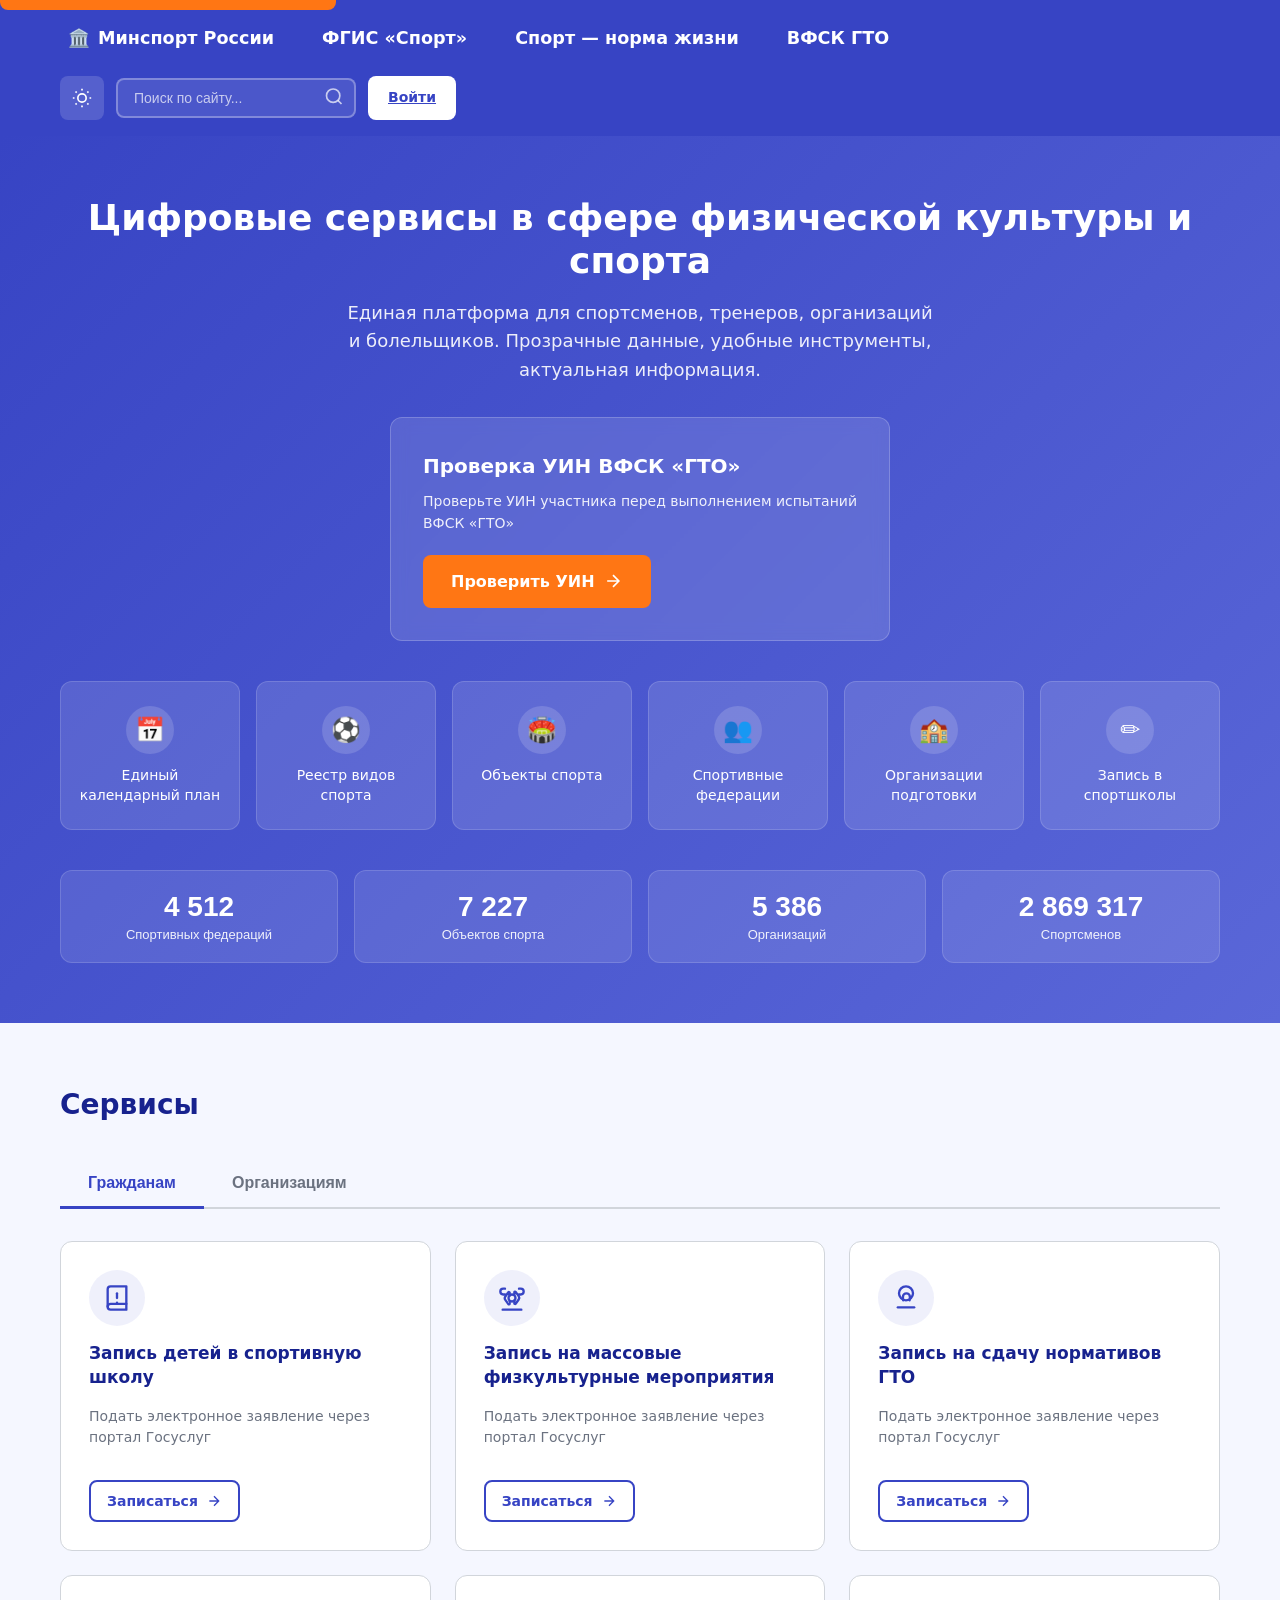
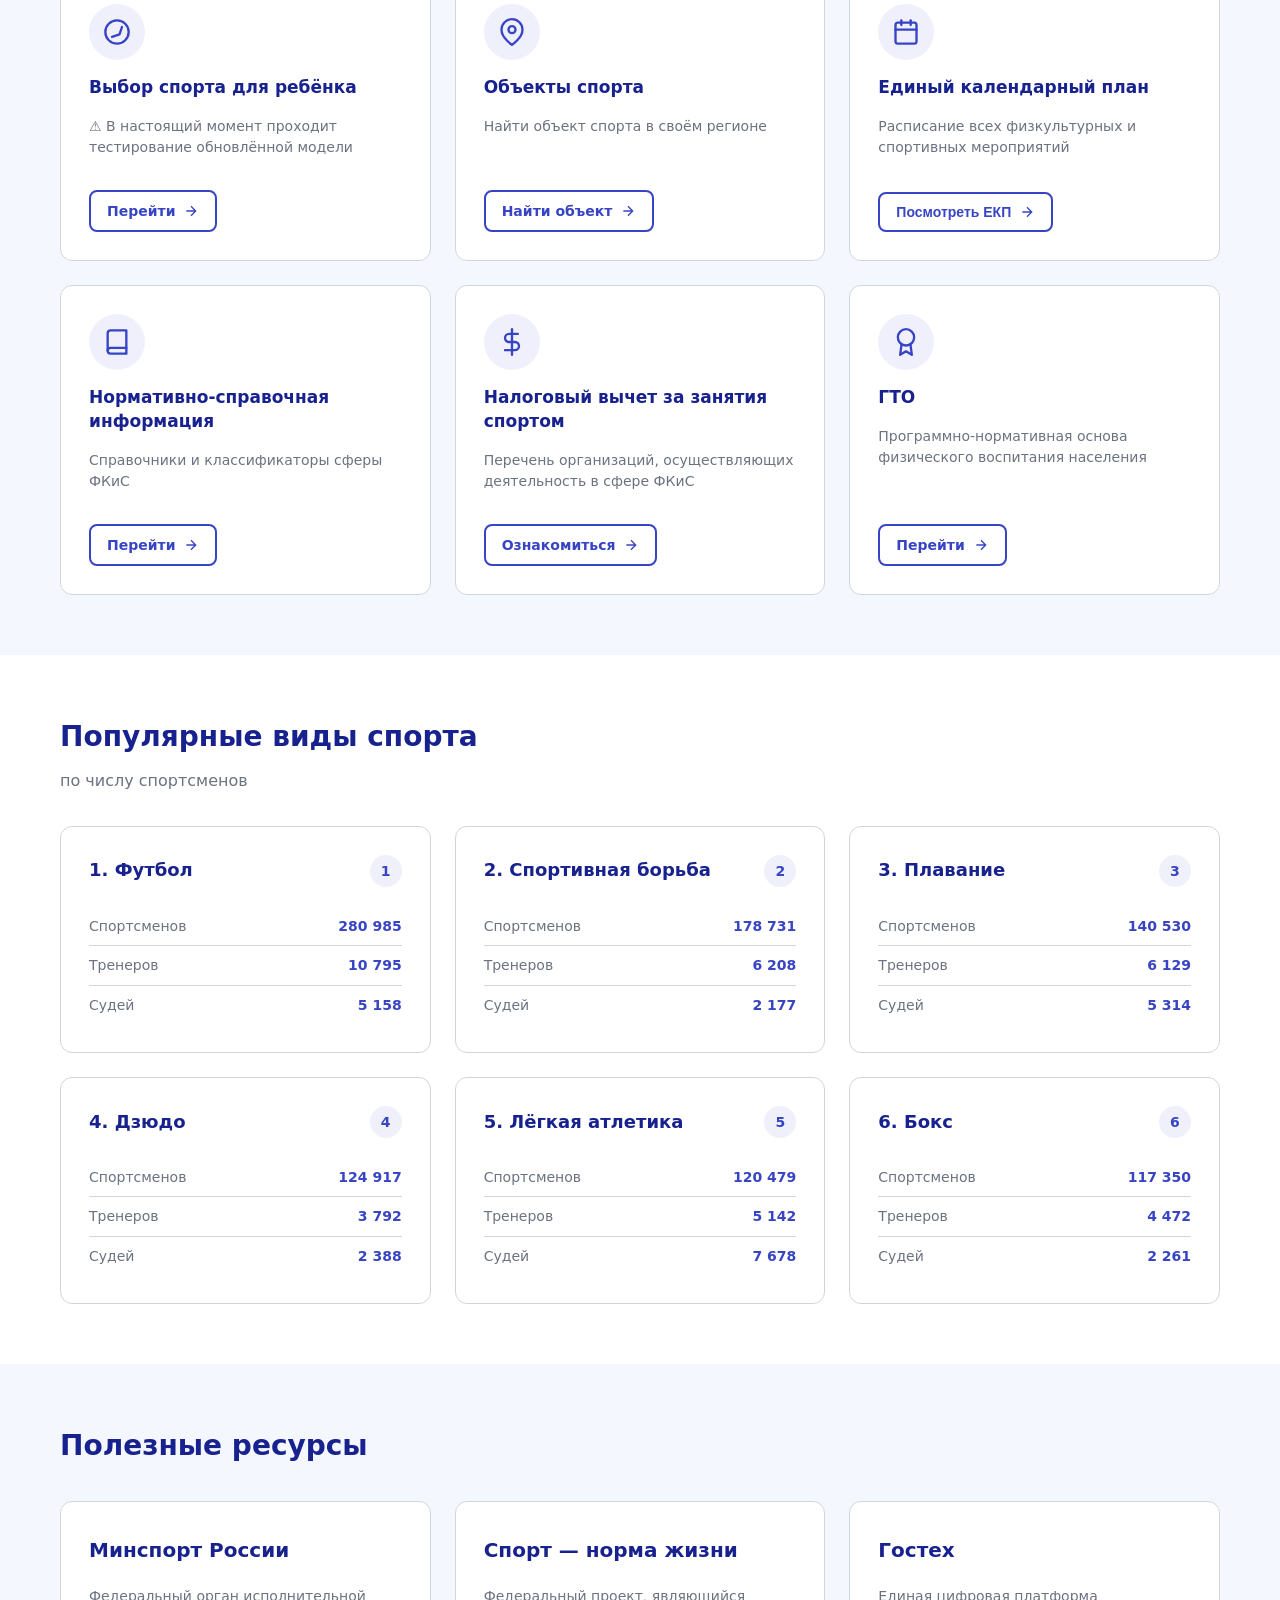
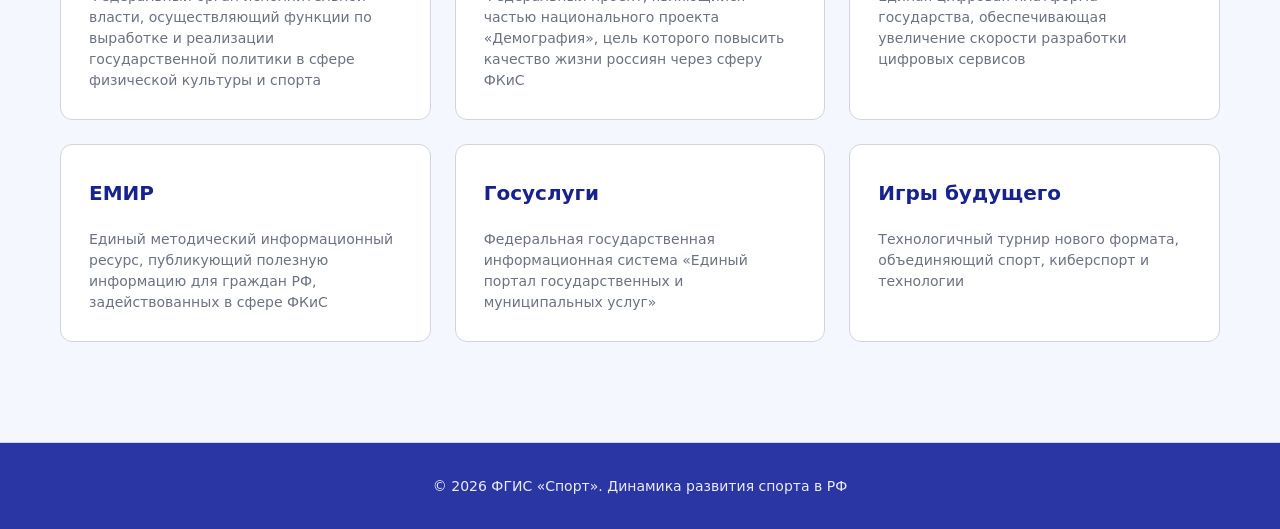
<file: 312.html>
<!DOCTYPE html>
<html lang="ru">

<head>
  <meta charset="UTF-8">
  <meta name="viewport" content="width=device-width, initial-scale=1.0">
  <title>ФГИС «Спорт» — Цифровые сервисы в сфере физической культуры и спорта</title>
  <meta name="description"
    content="Единая платформа для спортсменов, тренеров, организаций и болельщиков. Календарь мероприятий, реестры, запись в спортшколы.">

  <style>
    :root {
      --color-primary: #3744C4;
      --color-primary-dark: #2a36a3;
      --color-accent: #FF7614;
      --color-accent-hover: #e66a12;
      --color-bg: #F5F7FF;
      --color-surface: #FFFFFF;
      --color-text-main: #17228E;
      --color-text-muted: #6B7280;
      --color-success: #10B981;
      --color-error: #EF4444;
      --color-border: #D1D5DB;
      --radius-sm: 6px;
      --radius-md: 12px;
      --radius-btn: 8px;
      --shadow-card: 0 4px 6px rgba(0, 0, 0, 0.05);
      --shadow-focus: 0 0 0 3px rgba(55, 68, 196, 0.2);
      --focus-outline: 2px solid var(--color-primary);
      --font-stack: Inter, system-ui, -apple-system, 'Segoe UI', Roboto, sans-serif;
      --transition-fast: 150ms ease;
    }

    [data-theme="dark"] {
      --color-primary: #4a5aa8;
      --color-primary-dark: #2d3a7a;
      --color-accent: #FF8A3D;
      --color-accent-hover: #FF7614;
      --color-bg: #0f172a;
      --color-surface: #1e293b;
      --color-text-main: #e2e8f0;
      --color-text-muted: #94a3b8;
      --color-success: #34d399;
      --color-error: #f87171;
      --color-border: #334155;
      --shadow-card: 0 4px 6px rgba(0, 0, 0, 0.3);
      --shadow-focus: 0 0 0 3px rgba(92, 107, 218, 0.4);
    }

    [data-theme="contrast"] {
      --color-primary: #000000;
      --color-primary-dark: #000000;
      --color-accent: #FFFF00;
      --color-accent-hover: #CCCCCC;
      --color-bg: #000000;
      --color-surface: #000000;
      --color-text-main: #FFFFFF;
      --color-text-muted: #FFFFFF;
      --color-success: #00FF00;
      --color-error: #FF0000;
      --color-border: #FFFFFF;
      --shadow-card: none;
      --shadow-focus: 0 0 0 3px #FFFF00;
    }

    [data-theme="contrast"] .hero {
      background: #000000;
      border: 2px solid #FFFFFF;
    }

    [data-theme="contrast"] .stat-card {
      background: #000000;
      border: 2px solid #FFFFFF;
      color: #FFFFFF;
    }

    [data-theme="contrast"] .stat-card:hover,
    [data-theme="contrast"] .stat-card:focus-within {
      background: #1a1a1a;
      border-color: #FFFF00;
    }

    [data-theme="contrast"] .stat-number,
    [data-theme="contrast"] .stat-label {
      color: #FFFFFF;
    }

    [data-theme="contrast"] .theme-toggle-btn {
      background: #000000;
      border: 2px solid #FFFFFF;
      color: #FFFFFF;
    }

    [data-theme="contrast"] .theme-toggle-btn:hover {
      border-color: #FFFF00;
    }

    [data-theme="contrast"] .btn-primary {
      background: #000000;
      border: 2px solid #FFFFFF;
      color: #FFFFFF;
    }

    [data-theme="contrast"] .btn-primary:hover {
      border-color: #FFFF00;
      color: #FFFF00;
    }

    *,
    *::before,
    *::after {
      box-sizing: border-box;
      margin: 0;
      padding: 0;
    }

    html {
      scroll-behavior: smooth;
    }

    header {
      transition: transform 0.3s ease-in-out;
      position: sticky;
      top: 0;
      z-index: 1000;
      will-change: transform;
      backface-visibility: hidden;
      -webkit-backface-visibility: hidden;
    }

    .header-hidden {
      transform: translateY(-100%);
    }

    @media (prefers-reduced-motion: reduce) {

      *,
      *::before,
      *::after {
        animation-duration: 0.01ms !important;
        transition-duration: 0.01ms !important;
        scroll-behavior: auto !important;
      }
    }

    body {
      font-family: var(--font-stack);
      font-size: 16px;
      line-height: 1.6;
      color: var(--color-text-main);
      background: var(--color-bg);
      -webkit-font-smoothing: antialiased;
    }

    .skip-link {
      position: absolute;
      top: -40px;
      left: 0;
      background: var(--color-accent);
      color: #fff;
      padding: 12px 24px;
      z-index: 10000;
      text-decoration: none;
      font-weight: 600;
      border-radius: 0 0 var(--radius-btn) var(--radius-btn);
      transition: top var(--transition-fast);
    }

    .skip-link:focus {
      top: 0;
      outline: var(--focus-outline);
      outline-offset: 2px;
    }

    .visually-hidden {
      position: absolute !important;
      width: 1px !important;
      height: 1px !important;
      padding: 0 !important;
      margin: -1px !important;
      overflow: hidden !important;
      clip: rect(0, 0, 0, 0) !important;
      white-space: nowrap !important;
      border: 0 !important;
    }

    :focus-visible {
      outline: var(--focus-outline);
      outline-offset: 2px;
    }

    :focus:not(:focus-visible) {
      outline: none;
    }

    body.mouse-focus :focus:not(:focus-visible) {
      outline: none;
    }

    [data-theme="dark"] body {
      background: var(--color-bg);
      color: var(--color-text-main);
    }

    [data-theme="dark"] .site-header {
      background: var(--color-primary);
    }

    [data-theme="dark"] .search-box input {
      background: rgba(255, 255, 255, 0.1);
      border-color: rgba(255, 255, 255, 0.3);
    }

    [data-theme="dark"] .btn-login {
      background: var(--color-surface);
      color: var(--color-text-main);
    }

    [data-theme="dark"] .service-card {
      background: var(--color-surface);
      border-color: var(--color-border);
    }

    [data-theme="dark"] .event-card {
      background: var(--color-surface);
      border-color: var(--color-border);
    }

    [data-theme="dark"] .filters-panel {
      background: var(--color-surface);
      border-color: var(--color-border);
    }

    [data-theme="dark"] .calendar-wrapper {
      background: var(--color-surface);
      border-color: var(--color-border);
    }

    [data-theme="dark"] .cal-nav-btn {
      background: var(--color-surface);
      border-color: var(--color-border);
    }

    [data-theme="dark"] .quick-link-card {
      background: var(--color-surface);
      border-color: var(--color-border);
    }

    [data-theme="dark"] .sport-card {
      background: var(--color-surface);
      border-color: var(--color-border);
    }

    [data-theme="dark"] .tab-btn {
      color: var(--color-text-muted);
    }

    [data-theme="dark"] .tab-btn[aria-selected="true"] {
      color: var(--color-primary);
    }

    .container {
      width: 100%;
      max-width: 1200px;
      margin: 0 auto;
      padding: 0 20px;
    }

    .site-header {
      background: var(--color-primary);
      color: #fff;
      padding: 16px 0;
      position: sticky;
      top: 0;
      z-index: 100;
      transition: transform 0.3s ease-in-out, background-color var(--transition-fast);
    }

    [data-theme="dark"] .site-header {
      background: var(--color-primary-dark);
    }

    [data-theme="contrast"] .site-header {
      background: #000000;
      border-bottom: 2px solid #FFFFFF;
    }

    .theme-toggle-btn {
      background: rgba(255, 255, 255, 0.15);
      border: none;
      color: #fff;
      width: 44px;
      height: 44px;
      border-radius: var(--radius-btn);
      cursor: pointer;
      display: flex;
      align-items: center;
      justify-content: center;
      transition: background var(--transition-fast);
      min-height: 44px;
      min-width: 44px;
    }

    .theme-toggle-btn:hover {
      background: rgba(255, 255, 255, 0.25);
    }

    .theme-toggle-btn:focus-visible {
      outline: 2px solid #fff;
      outline-offset: 2px;
    }

    [data-theme="dark"] .theme-toggle-btn {
      background: rgba(255, 255, 255, 0.1);
    }

    [data-theme="dark"] .theme-toggle-btn:hover {
      background: rgba(255, 255, 255, 0.2);
    }

    [data-theme="contrast"] .theme-toggle-btn {
      background: #000000;
      border: 2px solid #FFFFFF;
      color: #FFFFFF;
    }

    [data-theme="contrast"] .theme-toggle-btn:hover {
      background: #FFFF00;
      color: #000000;
      border-color: #FFFF00;
    }

    .header-inner {
      display: flex;
      align-items: center;
      justify-content: space-between;
      flex-wrap: wrap;
      gap: 16px;
    }

    .logo-group {
      display: flex;
      align-items: center;
      gap: 16px;
      flex-wrap: wrap;
    }

    .logo-link {
      display: flex;
      align-items: center;
      gap: 8px;
      color: #fff;
      text-decoration: none;
      font-weight: 700;
      font-size: 1.1rem;
      padding: 8px;
      border-radius: var(--radius-btn);
      transition: background var(--transition-fast);
    }

    .logo-link:hover,
    .logo-link:focus {
      background: rgba(255, 255, 255, 0.15);
    }

    .logo-link .divider {
      width: 1px;
      height: 24px;
      background: rgba(255, 255, 255, 0.3);
    }

    .header-actions {
      display: flex;
      gap: 12px;
      align-items: center;
    }

    .search-box {
      position: relative;
    }

    .search-box input {
      padding: 10px 40px 10px 16px;
      border-radius: var(--radius-btn);
      border: 2px solid rgba(255, 255, 255, 0.3);
      background: rgba(255, 255, 255, 0.1);
      color: #fff;
      font-size: 14px;
      width: 240px;
      transition: border-color var(--transition-fast), background var(--transition-fast);
    }

    .search-box input::placeholder {
      color: rgba(255, 255, 255, 0.7);
    }

    .search-box input:focus {
      border-color: #fff;
      background: rgba(255, 255, 255, 0.2);
      outline: none;
    }

    [data-theme="dark"] .search-box input {
      background: rgba(255, 255, 255, 0.1);
      border-color: rgba(255, 255, 255, 0.3);
      color: #fff;
    }

    [data-theme="dark"] .search-box input::placeholder {
      color: rgba(255, 255, 255, 0.6);
    }

    [data-theme="dark"] .search-box input:focus {
      background: rgba(255, 255, 255, 0.15);
      border-color: #fff;
    }

    [data-theme="contrast"] .search-box input {
      background: #000000;
      color: #FFFFFF;
      border-color: #FFFFFF;
    }

    [data-theme="contrast"] .search-box input::placeholder {
      color: #AAAAAA;
    }

    [data-theme="contrast"] .search-box input:focus {
      background: #1a1a1a;
      border-color: #FFFF00;
    }

    .search-box button {
      position: absolute;
      right: 4px;
      top: 50%;
      transform: translateY(-50%);
      background: none;
      border: none;
      color: rgba(255, 255, 255, 0.7);
      cursor: pointer;
      padding: 8px;
      border-radius: var(--radius-btn);
    }

    .search-box button:hover {
      color: #fff;
    }

    .btn-login {
      background: #fff;
      color: var(--color-primary);
      border: none;
      padding: 10px 20px;
      border-radius: var(--radius-btn);
      font-weight: 600;
      cursor: pointer;
      transition: background var(--transition-fast);
      font-size: 14px;
      min-height: 44px;
    }

    .btn-login:hover {
      background: #f0f0f0;
    }

    [data-theme="dark"] .btn-login {
      background: var(--color-surface);
      color: #fff;
      border: 1px solid var(--color-border);
    }

    [data-theme="dark"] .btn-login:hover {
      background: rgba(255, 255, 255, 0.1);
    }

    [data-theme="contrast"] .btn-login {
      background: #000000;
      color: #FFFFFF;
      border: 2px solid #FFFFFF;
    }

    [data-theme="contrast"] .btn-login:hover {
      background: #FFFF00;
      color: #000000;
      border-color: #FFFF00;
    }

    .hero {
      background: linear-gradient(135deg, var(--color-primary) 0%, #5a67d8 100%);
      color: #fff;
      padding: 60px 0;
      text-align: center;
    }

    [data-theme="dark"] .hero {
      background: linear-gradient(135deg, var(--color-primary-dark) 0%, #3d4a8a 100%);
    }

    [data-theme="contrast"] .hero {
      background: #000000;
      border-bottom: 2px solid #FFFFFF;
    }

    .hero h1 {
      font-size: clamp(24px, 4vw, 36px);
      font-weight: 700;
      margin-bottom: 16px;
      line-height: 1.2;
    }

    .hero-subtitle {
      font-size: 18px;
      max-width: 600px;
      margin: 0 auto 32px;
      opacity: 0.9;
    }

    .uin-widget {
      background: rgba(255, 255, 255, 0.12);
      backdrop-filter: blur(8px);
      border: 1px solid rgba(255, 255, 255, 0.2);
      border-radius: var(--radius-md);
      padding: 32px;
      max-width: 500px;
      margin: 0 auto 40px;
      text-align: left;
    }

    .uin-widget h2 {
      font-size: 20px;
      margin-bottom: 8px;
    }

    .uin-widget p {
      font-size: 14px;
      opacity: 0.9;
      margin-bottom: 20px;
    }

    [data-theme="dark"] .uin-widget {
      background: rgba(255, 255, 255, 0.08);
      border-color: rgba(255, 255, 255, 0.15);
    }

    [data-theme="dark"] .uin-widget h2,
    [data-theme="dark"] .uin-widget p {
      opacity: 1;
    }

    [data-theme="contrast"] .uin-widget {
      background: #000000;
      border-color: #FFFFFF;
      border-width: 2px;
    }

    [data-theme="contrast"] .uin-widget h2,
    [data-theme="contrast"] .uin-widget p {
      color: #FFFFFF;
      opacity: 1;
    }

    .btn-uin {
      display: inline-flex;
      align-items: center;
      gap: 8px;
      background: var(--color-accent);
      color: #fff;
      border: none;
      padding: 14px 28px;
      border-radius: var(--radius-btn);
      font-weight: 600;
      font-size: 16px;
      cursor: pointer;
      transition: background var(--transition-fast);
      min-height: 48px;
      text-decoration: none;
    }

    .btn-uin:hover {
      background: var(--color-accent-hover);
    }

    [data-theme="dark"] .btn-uin {
      background: var(--color-accent);
    }

    [data-theme="dark"] .btn-uin:hover {
      background: #ff9c5c;
    }

    [data-theme="contrast"] .btn-uin {
      background: #000000;
      color: #FFFF00;
      border: 2px solid #FFFF00;
    }

    [data-theme="contrast"] .btn-uin:hover {
      background: #FFFF00;
      color: #000000;
    }

    .quick-links {
      display: grid;
      grid-template-columns: repeat(auto-fit, minmax(180px, 1fr));
      gap: 16px;
      margin-bottom: 40px;
    }

    .quick-link-card {
      background: rgba(255, 255, 255, 0.12);
      border: 1px solid rgba(255, 255, 255, 0.15);
      border-radius: var(--radius-md);
      padding: 24px 16px;
      text-decoration: none;
      color: #fff;
      text-align: center;
      transition: background var(--transition-fast), transform var(--transition-fast);
      display: flex;
      flex-direction: column;
      align-items: center;
      gap: 12px;
      min-height: 120px;
    }

    .quick-link-card:hover {
      background: rgba(255, 255, 255, 0.22);
      transform: translateY(-2px);
    }

    [data-theme="dark"] .quick-link-card {
      background: rgba(255, 255, 255, 0.08);
      border-color: rgba(255, 255, 255, 0.15);
    }

    [data-theme="dark"] .quick-link-card:hover {
      background: rgba(255, 255, 255, 0.15);
    }

    [data-theme="contrast"] .quick-link-card {
      background: #000000;
      border-color: #FFFFFF;
      border-width: 2px;
    }

    [data-theme="contrast"] .quick-link-card:hover {
      background: #1a1a1a;
      border-color: #FFFF00;
    }

    .quick-link-icon {
      width: 48px;
      height: 48px;
      display: flex;
      align-items: center;
      justify-content: center;
      background: rgba(255, 255, 255, 0.15);
      border-radius: 50%;
      font-size: 24px;
    }

    [data-theme="dark"] .quick-link-icon {
      background: rgba(255, 255, 255, 0.1);
    }

    [data-theme="contrast"] .quick-link-icon {
      background: #000000;
      border: 2px solid #FFFFFF;
    }

    .quick-link-text {
      font-size: 14px;
      font-weight: 500;
      line-height: 1.4;
    }

    .stats-grid {
      display: grid;
      grid-template-columns: repeat(auto-fit, minmax(140px, 1fr));
      gap: 16px;
    }

    .stat-card {
      background: rgba(255, 255, 255, 0.1);
      border: 1px solid rgba(255, 255, 255, 0.15);
      padding: 20px;
      border-radius: var(--radius-md);
      text-align: center;
      cursor: pointer;
      transition: all var(--transition-fast);
      color: #fff;
    }

    .stat-card:hover,
    .stat-card:focus-within {
      background: rgba(255, 255, 255, 0.2);
      transform: translateY(-2px);
    }

    .stat-card:focus-visible {
      outline: 2px solid #fff;
      outline-offset: 2px;
    }

    [data-theme="dark"] .stat-card {
      background: rgba(255, 255, 255, 0.08);
      border-color: rgba(255, 255, 255, 0.15);
    }

    [data-theme="dark"] .stat-card:hover,
    [data-theme="dark"] .stat-card:focus-within {
      background: rgba(255, 255, 255, 0.15);
    }

    [data-theme="contrast"] .stat-card {
      background: #000000;
      border-color: #FFFFFF;
      border-width: 2px;
    }

    [data-theme="contrast"] .stat-card:hover,
    [data-theme="contrast"] .stat-card:focus-within {
      background: #1a1a1a;
      border-color: #FFFF00;
    }

    .stat-number {
      display: block;
      font-size: 28px;
      font-weight: 700;
      margin-bottom: 4px;
      pointer-events: none;
      color: #fff;
    }

    .stat-label {
      font-size: 13px;
      opacity: 0.9;
      pointer-events: none;
      color: #fff;
    }

    .section {
      padding: 60px 0;
    }

    .section-title {
      font-size: 28px;
      font-weight: 700;
      margin-bottom: 32px;
      color: var(--color-text-main);
    }

    .tabs-nav {
      display: flex;
      border-bottom: 2px solid var(--color-border);
      margin-bottom: 32px;
      gap: 0;
    }

    .tab-btn {
      padding: 14px 28px;
      background: none;
      border: none;
      border-bottom: 3px solid transparent;
      margin-bottom: -2px;
      font-size: 16px;
      font-weight: 600;
      color: var(--color-text-muted);
      cursor: pointer;
      transition: color var(--transition-fast), border-color var(--transition-fast);
      min-height: 48px;
    }

    .tab-btn:hover {
      color: var(--color-primary);
    }

    .tab-btn[aria-selected="true"] {
      color: var(--color-primary);
      border-bottom-color: var(--color-primary);
    }

    [data-theme="dark"] .tab-btn {
      color: var(--color-text-muted);
    }

    [data-theme="dark"] .tab-btn:hover {
      color: #fff;
    }

    [data-theme="dark"] .tab-btn[aria-selected="true"] {
      color: #fff;
      border-bottom-color: var(--color-primary);
    }

    [data-theme="contrast"] .tab-btn {
      color: #FFFFFF;
      border-bottom-color: #333;
    }

    [data-theme="contrast"] .tab-btn:hover {
      color: #FFFF00;
    }

    [data-theme="contrast"] .tab-btn[aria-selected="true"] {
      color: #FFFF00;
      border-bottom-color: #FFFF00;
    }

    .tab-panel {
      display: none;
    }

    .tab-panel.active {
      display: block;
    }

    .cards-grid {
      display: grid;
      grid-template-columns: repeat(auto-fill, minmax(320px, 1fr));
      gap: 24px;
    }

    .service-card {
      background: var(--color-surface);
      border: 1px solid var(--color-border);
      border-radius: var(--radius-md);
      padding: 28px;
      display: flex;
      flex-direction: column;
      gap: 16px;
      transition: box-shadow var(--transition-fast);
      position: relative;
    }

    .service-card:hover {
      box-shadow: 0 8px 16px rgba(0, 0, 0, 0.08);
    }

    [data-theme="dark"] .service-card {
      background: var(--color-surface);
      border-color: var(--color-border);
    }

    [data-theme="dark"] .service-card:hover {
      box-shadow: 0 8px 16px rgba(0, 0, 0, 0.4);
    }

    [data-theme="contrast"] .service-card {
      background: #000000;
      border-color: #FFFFFF;
      border-width: 2px;
    }

    [data-theme="contrast"] .service-card:hover {
      box-shadow: 0 0 0 2px #FFFF00;
    }

    .service-card-icon {
      width: 56px;
      height: 56px;
      display: flex;
      align-items: center;
      justify-content: center;
      background: rgba(55, 68, 196, 0.08);
      border-radius: 50%;
      flex-shrink: 0;
    }

    .service-card-icon svg {
      width: 28px;
      height: 28px;
      color: var(--color-primary);
    }

    [data-theme="dark"] .service-card-icon {
      background: rgba(92, 107, 218, 0.2);
    }

    [data-theme="dark"] .service-card-icon svg {
      color: var(--color-primary);
    }

    [data-theme="contrast"] .service-card-icon {
      background: #000000;
      border: 2px solid #FFFFFF;
    }

    [data-theme="contrast"] .service-card-icon svg {
      color: #FFFFFF;
    }

    .service-card h3 {
      font-size: 17px;
      font-weight: 600;
      line-height: 1.4;
    }

    .service-card p {
      font-size: 14px;
      color: var(--color-text-muted);
      line-height: 1.5;
    }

    .service-card .card-action {
      margin-top: auto;
      padding-top: 16px;
    }

    .btn {
      display: inline-flex;
      align-items: center;
      gap: 8px;
      padding: 12px 24px;
      border-radius: var(--radius-btn);
      font-weight: 600;
      font-size: 15px;
      cursor: pointer;
      transition: all var(--transition-fast);
      min-height: 48px;
      text-decoration: none;
      border: 2px solid transparent;
    }

    .btn-primary {
      background: var(--color-primary);
      color: #fff;
    }

    .btn-primary:hover {
      background: var(--color-primary-dark);
    }

    [data-theme="dark"] .btn-primary {
      background: var(--color-primary);
    }

    [data-theme="dark"] .btn-primary:hover {
      background: #5a6bc4;
    }

    [data-theme="contrast"] .btn-primary {
      background: #000000;
      color: #FFFF00;
      border: 2px solid #FFFF00;
    }

    [data-theme="contrast"] .btn-primary:hover {
      background: #FFFF00;
      color: #000000;
    }

    .btn-outline {
      background: transparent;
      border-color: var(--color-primary);
      color: var(--color-primary);
    }

    .btn-outline:hover {
      background: rgba(55, 68, 196, 0.06);
    }

    [data-theme="dark"] .btn-outline {
      border-color: #fff;
      color: #fff;
    }

    [data-theme="dark"] .btn-outline:hover {
      background: rgba(255, 255, 255, 0.1);
    }

    [data-theme="contrast"] .btn-outline {
      background: transparent;
      border-color: #FFFFFF;
      color: #FFFFFF;
      border-width: 2px;
    }

    [data-theme="contrast"] .btn-outline:hover {
      background: #FFFF00;
      color: #000000;
      border-color: #FFFF00;
    }

    .btn-sm {
      padding: 8px 16px;
      font-size: 14px;
      min-height: 40px;
    }

    .btn-link {
      background: none;
      border: none;
      color: var(--color-primary);
      padding: 8px 0;
      font-weight: 600;
      font-size: 15px;
      cursor: pointer;
      display: inline-flex;
      align-items: center;
      gap: 4px;
    }

    .btn-link:hover {
      color: var(--color-primary-dark);
    }

    .btn-link svg {
      transition: transform var(--transition-fast);
    }

    .btn-link:hover svg {
      transform: translateX(4px);
    }

    .page {
      display: none;
    }

    .page.active {
      display: block;
    }

    .page-header {
      padding: 32px 0 0;
    }

    .back-btn {
      display: inline-flex;
      align-items: center;
      gap: 8px;
      color: var(--color-primary);
      text-decoration: none;
      font-weight: 500;
      font-size: 15px;
      padding: 8px;
      margin: -8px;
      border-radius: var(--radius-btn);
      transition: background var(--transition-fast);
    }

    .back-btn:hover {
      background: rgba(55, 68, 196, 0.06);
    }

    [data-theme="dark"] .back-btn {
      color: #fff;
    }

    [data-theme="dark"] .back-btn:hover {
      background: rgba(255, 255, 255, 0.1);
    }

    [data-theme="contrast"] .back-btn {
      color: #FFFFFF;
    }

    [data-theme="contrast"] .back-btn:hover {
      background: #FFFF00;
      color: #000000;
    }

    .page-title {
      font-size: clamp(22px, 3.5vw, 32px);
      font-weight: 700;
      margin: 24px 0 32px;
      line-height: 1.3;
    }

    .filters-toggle-btn {
      display: inline-flex;
      align-items: center;
      gap: 8px;
      background: var(--color-surface);
      border: 2px solid var(--color-primary);
      color: var(--color-primary);
      padding: 12px 24px;
      border-radius: 100px;
      font-weight: 600;
      font-size: 15px;
      cursor: pointer;
      transition: all var(--transition-fast);
      margin-bottom: 24px;
      min-height: 48px;
    }

    .filters-toggle-btn:hover {
      background: rgba(55, 68, 196, 0.06);
    }

    .filters-toggle-btn[aria-expanded="true"] .chevron {
      transform: rotate(180deg);
    }

    [data-theme="dark"] .filters-toggle-btn {
      border-color: #fff;
      color: #fff;
    }

    [data-theme="dark"] .filters-toggle-btn:hover {
      background: rgba(255, 255, 255, 0.1);
    }

    [data-theme="contrast"] .filters-toggle-btn {
      background: #000000;
      border-color: #FFFFFF;
      color: #FFFFFF;
    }

    [data-theme="contrast"] .filters-toggle-btn:hover {
      background: #1a1a1a;
      border-color: #FFFF00;
      color: #FFFF00;
    }

    .chevron {
      transition: transform var(--transition-fast);
    }

    .filters-panel {
      background: var(--color-surface);
      border: 1px solid var(--color-border);
      border-radius: var(--radius-md);
      padding: 28px;
      margin-bottom: 32px;
      display: none;
    }

    .filters-panel.open {
      display: block;
    }

    [data-theme="dark"] .filters-panel {
      background: var(--color-surface);
      border-color: var(--color-border);
    }

    [data-theme="contrast"] .filters-panel {
      background: #000000;
      border-color: #FFFFFF;
      border-width: 2px;
    }

    .filters-grid {
      display: grid;
      grid-template-columns: repeat(auto-fit, minmax(200px, 1fr));
      gap: 20px;
      margin-bottom: 24px;
    }

    .form-group label {
      display: block;
      font-weight: 600;
      font-size: 14px;
      margin-bottom: 8px;
      color: var(--color-text-main);
    }

    .form-select,
    .form-input,
    .form-date {
      width: 100%;
      padding: 10px 14px;
      border: 1px solid var(--color-border);
      border-radius: var(--radius-sm);
      font-size: 15px;
      background: var(--color-surface);
      color: var(--color-text-main);
      transition: border-color var(--transition-fast), box-shadow var(--transition-fast);
      min-height: 44px;
    }

    .form-select:focus,
    .form-input:focus,
    .form-date:focus {
      border-color: var(--color-primary);
      box-shadow: var(--shadow-focus);
      outline: none;
    }

    [data-theme="dark"] .form-select,
    [data-theme="dark"] .form-input,
    [data-theme="dark"] .form-date {
      background: var(--color-surface);
      color: var(--color-text-main);
    }

    [data-theme="contrast"] .form-select,
    [data-theme="contrast"] .form-input,
    [data-theme="contrast"] .form-date {
      background: #000000;
      color: #FFFFFF;
      border-color: #FFFFFF;
    }

    .filters-actions {
      display: flex;
      gap: 12px;
      flex-wrap: wrap;
    }

    .calendar-wrapper {
      background: var(--color-surface);
      border: 1px solid var(--color-border);
      border-radius: var(--radius-md);
      padding: 24px;
      margin-bottom: 32px;
    }

    [data-theme="dark"] .calendar-wrapper {
      background: var(--color-surface);
      border-color: var(--color-border);
    }

    [data-theme="contrast"] .calendar-wrapper {
      background: #000000;
      border-color: #FFFFFF;
      border-width: 2px;
    }

    .calendar-header {
      display: flex;
      align-items: center;
      justify-content: center;
      gap: 16px;
      margin-bottom: 24px;
    }

    .calendar-header h3 {
      font-size: 18px;
      font-weight: 600;
      min-width: 160px;
      text-align: center;
    }

    .cal-nav-btn {
      width: 40px;
      height: 40px;
      display: flex;
      align-items: center;
      justify-content: center;
      border: 1px solid var(--color-border);
      border-radius: 50%;
      background: var(--color-surface);
      cursor: pointer;
      font-size: 18px;
      color: var(--color-primary);
      transition: all var(--transition-fast);
    }

    .cal-nav-btn:hover {
      background: rgba(55, 68, 196, 0.06);
      border-color: var(--color-primary);
    }

    [data-theme="dark"] .cal-nav-btn {
      background: var(--color-surface);
      color: var(--color-primary);
    }

    [data-theme="dark"] .cal-nav-btn:hover {
      background: rgba(92, 107, 218, 0.2);
    }

    [data-theme="contrast"] .cal-nav-btn {
      background: #000000;
      color: #FFFFFF;
      border-color: #FFFFFF;
    }

    [data-theme="contrast"] .cal-nav-btn:hover {
      background: #FFFF00;
      color: #000000;
      border-color: #FFFF00;
    }

    .calendar-grid {
      display: grid;
      grid-template-columns: repeat(7, 1fr);
      gap: 4px;
    }

    .cal-day-header {
      text-align: center;
      font-size: 13px;
      font-weight: 600;
      color: var(--color-text-muted);
      padding: 8px 0;
    }

    [data-theme="dark"] .cal-day-header {
      color: #fff;
      opacity: 0.9;
    }

    [data-theme="contrast"] .cal-day-header {
      color: #FFFFFF;
    }

    .cal-day {
      text-align: center;
      padding: 10px 4px;
      border-radius: 50%;
      cursor: pointer;
      font-size: 15px;
      transition: all var(--transition-fast);
      border: 2px solid transparent;
      min-width: 40px;
      min-height: 40px;
      display: flex;
      align-items: center;
      justify-content: center;
      margin: 0 auto;
      color: var(--color-text-main);
    }

    .cal-day:hover {
      background: rgba(55, 68, 196, 0.08);
    }

    .cal-day:focus-visible {
      border-color: var(--color-primary);
      background: rgba(55, 68, 196, 0.1);
    }

    .cal-day.other-month {
      color: var(--color-text-muted);
      opacity: 0.5;
    }

    .cal-day.today {
      font-weight: 700;
      background: rgba(55, 68, 196, 0.1);
      color: var(--color-primary);
    }

    .cal-day.has-event {
      background: rgba(255, 118, 20, 0.12);
      color: var(--color-accent);
      font-weight: 600;
    }

    .cal-day.has-event:hover {
      background: rgba(255, 118, 20, 0.2);
    }

    .cal-day.selected {
      background: var(--color-primary);
      color: #fff;
    }

    [data-theme="dark"] .cal-day {
      color: var(--color-text-main);
    }

    [data-theme="dark"] .cal-day:hover {
      background: rgba(92, 107, 218, 0.2);
    }

    [data-theme="dark"] .cal-day.today {
      background: rgba(92, 107, 218, 0.25);
      color: #fff;
    }

    [data-theme="dark"] .cal-day.has-event {
      background: rgba(255, 138, 61, 0.25);
      color: #fff;
    }

    [data-theme="dark"] .cal-day.has-event:hover {
      background: rgba(255, 138, 61, 0.35);
    }

    [data-theme="dark"] .cal-day.selected {
      background: var(--color-primary);
      color: #fff;
    }

    [data-theme="contrast"] .cal-day {
      color: #FFFFFF;
      border-color: transparent;
    }

    [data-theme="contrast"] .cal-day:hover {
      background: #FFFF00;
      color: #000000;
    }

    [data-theme="contrast"] .cal-day.today {
      background: #FFFFFF;
      color: #000000;
      border-color: #FFFF00;
    }

    [data-theme="contrast"] .cal-day.has-event {
      background: #FFFF00;
      color: #000000;
    }

    [data-theme="contrast"] .cal-day.selected {
      background: #000000;
      color: #FFFF00;
      border-color: #FFFF00;
    }

    .events-list {
      display: flex;
      flex-direction: column;
      gap: 16px;
    }

    .events-found-label {
      font-size: 14px;
      color: var(--color-text-muted);
      margin-bottom: 16px;
      font-weight: 500;
    }

    .event-card {
      background: var(--color-surface);
      border: 1px solid var(--color-border);
      border-left: 4px solid var(--color-accent);
      border-radius: 0 var(--radius-md) var(--radius-md) 0;
      padding: 24px;
      transition: box-shadow var(--transition-fast);
    }

    .event-card:hover {
      box-shadow: 0 4px 12px rgba(0, 0, 0, 0.08);
    }

    .event-card.fizkultura {
      border-left-color: #0061D9;
    }

    [data-theme="dark"] .event-card {
      background: var(--color-surface);
      border-color: var(--color-border);
    }

    [data-theme="dark"] .event-card:hover {
      box-shadow: 0 4px 12px rgba(0, 0, 0, 0.4);
    }

    [data-theme="dark"] .event-card.fizkultura {
      border-left-color: #5a8aff;
    }

    [data-theme="contrast"] .event-card {
      background: #000000;
      border-color: #FFFFFF;
      border-left-width: 6px;
    }

    [data-theme="contrast"] .event-card.fizkultura {
      border-left-color: #00FFFF;
    }

    [data-theme="contrast"] .event-card:hover {
      box-shadow: 0 0 0 2px #FFFF00;
    }

    .event-top {
      display: flex;
      justify-content: space-between;
      align-items: flex-start;
      margin-bottom: 12px;
      flex-wrap: wrap;
      gap: 8px;
    }

    .event-badge {
      display: inline-flex;
      padding: 4px 12px;
      border-radius: 4px;
      font-size: 13px;
      font-weight: 700;
    }

    .event-badge.sport {
      background: rgba(255, 118, 20, 0.15);
      color: #c25a0f;
      border: 1px solid rgba(255, 118, 20, 0.3);
    }

    .event-badge.fizkultura {
      background: rgba(0, 97, 217, 0.12);
      color: #004a99;
      border: 1px solid rgba(0, 97, 217, 0.3);
    }

    [data-theme="dark"] .event-badge.sport {
      background: rgba(255, 138, 61, 0.2);
      color: #ff9a5c;
      border-color: rgba(255, 138, 61, 0.5);
    }

    [data-theme="dark"] .event-badge.fizkultura {
      background: rgba(92, 138, 255, 0.2);
      color: #8ab4ff;
      border-color: rgba(92, 138, 255, 0.5);
    }

    [data-theme="contrast"] .event-badge.sport,
    [data-theme="contrast"] .event-badge.fizkultura {
      background: #000000;
      color: #FFFF00;
      border-color: #FFFF00;
      border-width: 2px;
    }

    .event-badge.sport::after {
      content: "⚫";
      margin-left: 6px;
      font-size: 10px;
    }

    .event-badge.fizkultura::after {
      content: "◼";
      margin-left: 6px;
      font-size: 10px;
    }

    [data-theme="contrast"] .event-badge.sport::after,
    [data-theme="contrast"] .event-badge.fizkultura::after {
      content: "";
    }

    .event-ekp {
      font-size: 13px;
      color: var(--color-text-muted);
      font-family: monospace;
    }

    .event-title {
      font-size: 18px;
      font-weight: 700;
      margin-bottom: 6px;
    }

    .event-subtitle {
      font-size: 13px;
      color: var(--color-text-muted);
      margin-bottom: 16px;
    }

    .event-meta {
      display: flex;
      flex-wrap: wrap;
      gap: 16px;
      margin-bottom: 20px;
      font-size: 14px;
    }

    .event-meta-item {
      display: flex;
      align-items: center;
      gap: 6px;
      color: var(--color-text-muted);
    }

    .event-meta-item .icon {
      width: 20px;
      height: 20px;
      display: flex;
      align-items: center;
      justify-content: center;
      background: rgba(55, 68, 196, 0.08);
      border-radius: 50%;
      font-size: 12px;
      flex-shrink: 0;
    }

    [data-theme="dark"] .event-meta-item .icon {
      background: rgba(92, 107, 218, 0.2);
    }

    [data-theme="contrast"] .event-meta-item .icon {
      background: #000000;
      border: 1px solid #FFFFFF;
    }

    .sports-grid {
      display: grid;
      grid-template-columns: repeat(auto-fill, minmax(300px, 1fr));
      gap: 24px;
    }

    .sport-card {
      background: var(--color-surface);
      border: 1px solid var(--color-border);
      border-radius: var(--radius-md);
      padding: 28px;
      transition: box-shadow var(--transition-fast);
      cursor: pointer;
    }

    .sport-card:hover {
      box-shadow: 0 4px 12px rgba(0, 0, 0, 0.08);
    }

    [data-theme="dark"] .sport-card {
      background: var(--color-surface);
      border-color: var(--color-border);
    }

    [data-theme="dark"] .sport-card:hover {
      box-shadow: 0 4px 12px rgba(0, 0, 0, 0.4);
    }

    [data-theme="contrast"] .sport-card {
      background: #000000;
      border-color: #FFFFFF;
      border-width: 2px;
    }

    [data-theme="contrast"] .sport-card:hover {
      box-shadow: 0 0 0 2px #FFFF00;
    }

    .sport-card-header {
      display: flex;
      align-items: center;
      justify-content: space-between;
      margin-bottom: 20px;
    }

    .sport-card-header h3 {
      font-size: 18px;
      font-weight: 700;
    }

    .sport-rank {
      width: 32px;
      height: 32px;
      display: flex;
      align-items: center;
      justify-content: center;
      background: rgba(55, 68, 196, 0.08);
      border-radius: 50%;
      font-weight: 700;
      font-size: 14px;
      color: var(--color-primary);
    }

    [data-theme="dark"] .sport-rank {
      background: rgba(92, 107, 218, 0.2);
      color: #fff;
    }

    [data-theme="contrast"] .sport-rank {
      background: #000000;
      color: #FFFF00;
      border: 2px solid #FFFF00;
    }

    .sport-stat {
      display: flex;
      justify-content: space-between;
      padding: 8px 0;
      border-bottom: 1px solid var(--color-border);
      font-size: 14px;
    }

    .sport-stat:last-child {
      border-bottom: none;
    }

    .sport-stat-label {
      color: var(--color-text-muted);
    }

    .sport-stat-value {
      font-weight: 700;
      color: var(--color-primary);
    }

    [data-theme="dark"] .sport-stat-value {
      color: #fff;
    }

    [data-theme="contrast"] .sport-stat-value {
      color: #FFFF00;
    }

    .resources-grid {
      display: grid;
      grid-template-columns: repeat(auto-fill, minmax(300px, 1fr));
      gap: 24px;
    }

    .resource-card {
      background: var(--color-surface);
      border: 1px solid var(--color-border);
      border-radius: var(--radius-md);
      padding: 28px;
      display: flex;
      flex-direction: column;
      gap: 16px;
      transition: box-shadow var(--transition-fast);
      text-decoration: none;
      color: inherit;
    }

    .resource-card:hover {
      box-shadow: 0 4px 12px rgba(0, 0, 0, 0.08);
    }

    [data-theme="dark"] .resource-card {
      background: var(--color-surface);
      border-color: var(--color-border);
    }

    [data-theme="dark"] .resource-card:hover {
      box-shadow: 0 4px 12px rgba(0, 0, 0, 0.4);
    }

    [data-theme="contrast"] .resource-card {
      background: #000000;
      border-color: #FFFFFF;
      border-width: 2px;
    }

    [data-theme="contrast"] .resource-card:hover {
      box-shadow: 0 0 0 2px #FFFF00;
    }

    .resource-logo {
      height: 40px;
      display: flex;
      align-items: center;
      font-weight: 700;
      font-size: 20px;
      color: var(--color-text-main);
    }

    .resource-card p {
      font-size: 14px;
      color: var(--color-text-muted);
      line-height: 1.5;
    }

    .sport-input {
      width: 100%;
      padding: 10px;
      border: 2px solid var(--color-border);
      border-radius: 4px;
      font-size: 16px;
      box-sizing: border-box;
      background: var(--color-surface);
      color: var(--color-text-main);
      transition: border-color var(--transition-fast), box-shadow var(--transition-fast);
    }

    .sport-input:focus {
      border-color: var(--color-primary);
      outline: none;
      box-shadow: var(--shadow-focus);
    }

    [data-theme="dark"] .sport-input {
      background: var(--color-surface);
      color: var(--color-text-main);
    }

    [data-theme="contrast"] .sport-input {
      background: #000000;
      color: #FFFFFF;
      border-color: #FFFFFF;
    }

    .sport-listbox {
      position: absolute;
      top: 100%;
      left: 0;
      right: 0;
      background: var(--color-surface);
      border: 1px solid var(--color-border);
      border-top: none;
      border-radius: 0 0 4px 4px;
      max-height: 250px;
      overflow-y: auto;
      z-index: 1000;
      list-style: none;
      padding: 0;
      margin: 0;
      display: none;
      box-shadow: 0 4px 6px rgba(0, 0, 0, 0.1);
    }

    [data-theme="dark"] .sport-listbox {
      box-shadow: 0 4px 6px rgba(0, 0, 0, 0.4);
    }

    .sport-listbox[aria-hidden="false"] {
      display: block;
    }

    .sport-option {
      padding: 10px 15px;
      cursor: pointer;
      border-bottom: 1px solid var(--color-border);
      color: var(--color-text-main);
    }

    .sport-option:last-child {
      border-bottom: none;
    }

    .sport-option:hover,
    .sport-option[aria-selected="true"],
    .sport-option.active {
      background-color: rgba(55, 68, 196, 0.1);
      color: var(--color-primary);
    }

    [data-theme="dark"] .sport-option:hover,
    [data-theme="dark"] .sport-option[aria-selected="true"],
    [data-theme="dark"] .sport-option.active {
      background-color: rgba(92, 107, 218, 0.2);
      color: #fff;
    }

    [data-theme="contrast"] .sport-option:hover,
    [data-theme="contrast"] .sport-option[aria-selected="true"],
    [data-theme="contrast"] .sport-option.active {
      background-color: #FFFF00;
      color: #000000;
    }

    .no-results {
      padding: 10px 15px;
      color: var(--color-text-muted);
      font-style: italic;
    }

    .filters-actions {
      display: flex;
      justify-content: center;
      gap: 12px;
      margin-top: 20px;
      margin-bottom: 30px;
    }

    .site-footer {
      background: var(--color-primary-dark);
      color: rgba(255, 255, 255, 0.9);
      padding: 32px 0;
      text-align: center;
      font-size: 14px;
      margin-top: 40px;
      border-top: 1px solid var(--color-border);
    }

    [data-theme="dark"] .site-footer {
      background: #0a1220;
      color: rgba(255, 255, 255, 0.85);
    }

    [data-theme="contrast"] .site-footer {
      background: #000000;
      color: #FFFFFF;
      border-color: #FFFFFF;
    }

    #aria-live-region {
      position: absolute;
      width: 1px;
      height: 1px;
      overflow: hidden;
      clip: rect(0, 0, 0, 0);
    }


    .modal-overlay {
      position: fixed;
      top: 0;
      left: 0;
      right: 0;
      bottom: 0;
      background: rgba(0, 0, 0, 0.5);
      display: flex;
      align-items: center;
      justify-content: center;
      z-index: 1000;
      padding: 20px;
      opacity: 0;
      visibility: hidden;
      transition: opacity 0.3s ease, visibility 0.3s ease;
    }

    .modal-overlay.active {
      opacity: 1;
      visibility: visible;
    }

    .modal {
      background: var(--color-surface);
      border-radius: var(--radius-md);
      padding: 32px;
      max-width: 600px;
      width: 100%;
      max-height: 90vh;
      overflow-y: auto;
      position: relative;
      transform: scale(0.9);
      transition: transform 0.3s ease;
      border: 1px solid var(--color-border);
    }

    .modal-overlay.active .modal {
      transform: scale(1);
    }

    .modal-close {
      position: absolute;
      top: 16px;
      right: 16px;
      width: 32px;
      height: 32px;
      border: none;
      background: transparent;
      cursor: pointer;
      display: flex;
      align-items: center;
      justify-content: center;
      border-radius: 50%;
      transition: background var(--transition-fast);
    }

    .modal-close:hover {
      background: rgba(0, 0, 0, 0.05);
    }

    [data-theme="dark"] .modal-close:hover {
      background: rgba(255, 255, 255, 0.1);
    }

    .modal-icon {
      width: 64px;
      height: 64px;
      margin: 0 auto 24px;
      display: flex;
      align-items: center;
      justify-content: center;
      background: rgba(55, 68, 196, 0.08);
      border-radius: 50%;
      font-size: 32px;
    }

    [data-theme="dark"] .modal-icon {
      background: rgba(92, 107, 218, 0.15);
    }

    .modal-title {
      font-size: 24px;
      font-weight: 700;
      margin-bottom: 16px;
      text-align: center;
      color: var(--color-text-main);
    }

    .modal-info {
      display: flex;
      align-items: flex-start;
      gap: 12px;
      padding: 16px;
      background: rgba(55, 68, 196, 0.05);
      border-radius: var(--radius-sm);
      margin-bottom: 24px;
    }

    [data-theme="dark"] .modal-info {
      background: rgba(92, 107, 218, 0.15);
    }

    .modal-info-icon {
      width: 24px;
      height: 24px;
      display: flex;
      align-items: center;
      justify-content: center;
      background: var(--color-primary);
      color: white;
      border-radius: 50%;
      font-size: 14px;
      flex-shrink: 0;
    }

    .modal-info-text {
      font-size: 14px;
      color: var(--color-text-main);
    }

    .modal-info-text strong {
      color: var(--color-primary);
      font-weight: 700;
    }

    .modal-description {
      font-size: 15px;
      line-height: 1.6;
      color: var(--color-text-muted);
      margin-bottom: 24px;
    }

    .modal-description.visually-hidden {
      /* Keep visually hidden but still accessible to screen readers via aria-describedby */
    }

    .autocomplete-wrapper {
      position: relative;
    }

    .autocomplete-dropdown {
      position: absolute;
      top: 100%;
      left: 0;
      right: 0;
      background: var(--color-surface);
      border: 1px solid var(--color-border);
      border-radius: var(--radius-sm);
      max-height: 200px;
      overflow-y: auto;
      z-index: 10;
      display: none;
      box-shadow: 0 4px 6px rgba(0, 0, 0, 0.1);
    }

    [data-theme="dark"] .autocomplete-dropdown {
      box-shadow: 0 4px 6px rgba(0, 0, 0, 0.4);
    }

    .autocomplete-dropdown.active {
      display: block;
    }

    .autocomplete-item {
      padding: 10px 14px;
      cursor: pointer;
      transition: background var(--transition-fast);
      color: var(--color-text-main);
    }

    .autocomplete-item:hover,
    .autocomplete-item.active {
      background: rgba(55, 68, 196, 0.1);
    }

    [data-theme="dark"] .autocomplete-item:hover,
    [data-theme="dark"] .autocomplete-item.active {
      background: rgba(92, 107, 218, 0.2);
    }

    [data-theme="contrast"] .autocomplete-item:hover,
    [data-theme="contrast"] .autocomplete-item.active {
      background: #FFFF00;
      color: #000000;
    }

    @media (max-width: 768px) {
      .header-inner {
        flex-direction: column;
        align-items: stretch;
      }

      .logo-group {
        justify-content: center;
      }

      .header-actions {
        justify-content: center;
      }

      .search-box input {
        width: 100%;
      }

      .quick-links {
        grid-template-columns: repeat(2, 1fr);
      }

      .cards-grid {
        grid-template-columns: 1fr;
      }

      .filters-grid {
        grid-template-columns: 1fr;
      }

      .calendar-grid {
        gap: 2px;
      }

      .cal-day {
        min-width: 32px;
        min-height: 32px;
        font-size: 13px;
        padding: 6px 2px;
      }

      .event-meta {
        flex-direction: column;
        gap: 8px;
      }

      .sports-grid {
        grid-template-columns: 1fr;
      }

      .modal {
        padding: 24px;
      }
    }

    @media (max-width: 480px) {
      .quick-links {
        grid-template-columns: 1fr;
      }
    }
  </style>
</head>

<body>

  <a href="#main-content" class="skip-link">Перейти к основному контенту</a>

  <div id="aria-live-region" aria-live="polite" aria-atomic="true" role="status"></div>

  <header class="site-header" role="banner">
    <div class="container header-inner">
      <div class="logo-group">
        <a href="https://minsport.gov.ru" target="_blank" rel="noopener" class="logo-link"
          aria-label="Министерство спорта России — откроется в новой вкладке">
          <span>🏛️</span>
          <span>Минспорт России</span>
        </a>
        <span class="divider" aria-hidden="true"></span>
        <a href="/" class="logo-link" aria-label="ФГИС Спорт — на главную страницу"
          onclick="showPage('home'); return false;">
          ФГИС «Спорт»
        </a>
        <span class="divider" aria-hidden="true"></span>
        <a href="https://национальныепроекты.рф/mediaProjects/dvizhenie-k-luchshemu/" target="_blank" rel="noopener"
          class="logo-link" aria-label="Спорт — норма жизни — откроется в новой вкладке">
          Спорт — норма жизни
        </a>
        <span class="divider" aria-hidden="true"></span>
        <a href="https://gto.ru" target="_blank" rel="noopener" class="logo-link"
          aria-label="ВФСК ГТО — откроется в новой вкладке">
          ВФСК ГТО
        </a>
      </div>
      <div class="header-actions">
        <button type="button" class="theme-toggle-btn" id="theme-toggle"
          aria-label="Переключить тему оформления. Текущая тема: светлая" title="Переключить тему">
          <svg class="sun-icon" width="20" height="20" viewBox="0 0 24 24" fill="none" stroke="currentColor"
            stroke-width="2" aria-hidden="true">
            <circle cx="12" cy="12" r="5" />
            <path
              d="M12 1v2M12 21v2M4.22 4.22l1.42 1.42M18.36 18.36l1.42 1.42M1 12h2M21 12h2M4.22 19.78l1.42-1.42M18.36 5.64l1.42-1.42" />
          </svg>
          <svg class="moon-icon" width="20" height="20" viewBox="0 0 24 24" fill="none" stroke="currentColor"
            stroke-width="2" aria-hidden="true" style="display:none;">
            <path d="M21 12.79A9 9 0 1 1 11.21 3 7 7 0 0 0 21 12.79z" />
          </svg>
          <svg class="contrast-icon" width="20" height="20" viewBox="0 0 24 24" fill="none" stroke="currentColor"
            stroke-width="2" aria-hidden="true" style="display:none;">
            <circle cx="12" cy="12" r="10" />
            <path
              d="M12 2a10 10 0 0 1 10 10c0 5.523-4.477 10-10 10S2 17.523 2 12 6.477 2 12 2zm0 2a8 8 0 0 0-8 8c0 2.21.895 4.21 2.344 5.656A7.97 7.97 0 0 1 12 4a7.97 7.97 0 0 1 5.656 2.344A8 8 0 0 0 12 4z" />
          </svg>
        </button>
        <div class="search-box">
          <label for="site-search" class="visually-hidden">Поиск по сайту</label>
          <input type="search" id="site-search" placeholder="Поиск по сайту..." aria-label="Поиск по сайту"
            autocomplete="off">
          <button type="button" aria-label="Выполнить поиск">
            <svg width="20" height="20" viewBox="0 0 24 24" fill="none" stroke="currentColor" stroke-width="2">
              <circle cx="11" cy="11" r="8" />
              <path d="M21 21l-4.35-4.35" />
            </svg>
          </button>
        </div>
        <a href="https://sportrf.gov.ru/login" class="btn-login" aria-label="Войти в личный кабинет">Войти</a>
      </div>
    </div>
  </header>

  <main id="main-content" role="main">

    <div id="page-home" class="page active">

      <section class="hero" aria-labelledby="hero-title">
        <div class="container">
          <h1 id="hero-title">Цифровые сервисы в сфере физической культуры и спорта</h1>
          <p class="hero-subtitle">Единая платформа для спортсменов, тренеров, организаций и болельщиков. Прозрачные
            данные, удобные инструменты, актуальная информация.</p>

          <div class="uin-widget">
            <h2>Проверка УИН ВФСК «ГТО»</h2>
            <p>Проверьте УИН участника перед выполнением испытаний ВФСК «ГТО»</p>
            <a href="https://sportrf.gov.ru/uin-check" target="_blank" rel="noopener" class="btn-uin"
              aria-label="Проверить УИН участника ГТО — откроется в новой вкладке">
              Проверить УИН
              <svg width="20" height="20" viewBox="0 0 24 24" fill="none" stroke="currentColor" stroke-width="2">
                <path d="M5 12h14M12 5l7 7-7 7" />
              </svg>
            </a>
          </div>

          <nav class="quick-links" role="list" aria-label="Быстрые ссылки на разделы">
            <a href="#" class="quick-link-card" role="listitem" onclick="showPage('ekp'); return false;"
              aria-label="Открыть раздел: Единый календарный план мероприятий">
              <div class="quick-link-icon" aria-hidden="true">📅</div>
              <span class="quick-link-text">Единый календарный план</span>
            </a>
            <a href="https://sportrf.gov.ru/sport-types" class="quick-link-card" role="listitem"
              aria-label="Открыть раздел: Всероссийский реестр видов спорта — откроется в новой вкладке" target="_blank"
              rel="noopener">
              <div class="quick-link-icon" aria-hidden="true">⚽</div>
              <span class="quick-link-text">Реестр видов спорта</span>
            </a>
            <a href="https://sportrf.gov.ru/cartographic" class="quick-link-card" role="listitem"
              aria-label="Открыть раздел: Объекты спорта — откроется в новой вкладке" target="_blank" rel="noopener">
              <div class="quick-link-icon" aria-hidden="true">🏟️</div>
              <span class="quick-link-text">Объекты спорта</span>
            </a>
            <a href="https://sportrf.gov.ru/sports-federations" class="quick-link-card" role="listitem"
              aria-label="Открыть раздел: Спортивные федерации — откроется в новой вкладке" target="_blank"
              rel="noopener">
              <div class="quick-link-icon" aria-hidden="true">👥</div>
              <span class="quick-link-text">Спортивные федерации</span>
            </a>
            <a href="https://sportrf.gov.ru/organizations" class="quick-link-card" role="listitem"
              aria-label="Открыть раздел: Организации спортивной подготовки — откроется в новой вкладке" target="_blank"
              rel="noopener">
              <div class="quick-link-icon" aria-hidden="true">🏫</div>
              <span class="quick-link-text">Организации подготовки</span>
            </a>
            <a href="https://sportrf.gov.ru/child_predisposition" class="quick-link-card" role="listitem"
              aria-label="Открыть раздел: Запись в спортивные школы — откроется в новой вкладке" target="_blank"
              rel="noopener">
              <div class="quick-link-icon" aria-hidden="true">✏️</div>
              <span class="quick-link-text">Запись в спортшколы</span>
            </a>
          </nav>

          <div class="stats-grid" role="group" aria-label="Статистика платформы в цифрах">
            <button class="stat-card" type="button"
              onclick="window.open('https://sportrf.gov.ru/sports-federations', '_blank', 'noopener')"
              aria-label="Спортивных федераций: 4512. Перейти к списку федераций">
              <span class="stat-number" data-count="4512" aria-live="polite" aria-hidden="true">0</span>
              <span class="stat-label">Спортивных федераций</span>
            </button>
            <button class="stat-card" type="button"
              onclick="window.open('https://sportrf.gov.ru/cartographic', '_blank', 'noopener')"
              aria-label="Объектов спорта: 7227. Перейти к карте объектов">
              <span class="stat-number" data-count="7227" aria-live="polite" aria-hidden="true">0</span>
              <span class="stat-label">Объектов спорта</span>
            </button>
            <button class="stat-card" type="button"
              onclick="window.open('https://sportrf.gov.ru/organizations', '_blank', 'noopener')"
              aria-label="Организаций спортивной подготовки: 5386. Перейти к списку организаций">
              <span class="stat-number" data-count="5386" aria-live="polite" aria-hidden="true">0</span>
              <span class="stat-label">Организаций</span>
            </button>
            <button class="stat-card" type="button"
              onclick="window.open('https://sportrf.gov.ru/athletes', '_blank', 'noopener')"
              aria-label="Спортсменов: 2869317. Перейти к реестру спортсменов">
              <span class="stat-number" data-count="2869317" aria-live="polite" aria-hidden="true">0</span>
              <span class="stat-label">Спортсменов</span>
            </button>
          </div>
        </div>
      </section>

      <section class="section" aria-labelledby="services-title">
        <div class="container">
          <h2 id="services-title" class="section-title">Сервисы</h2>

          <div class="tabs-nav" role="tablist" aria-label="Категории пользователей">
            <button role="tab" aria-selected="true" aria-controls="panel-citizens" id="tab-citizens" class="tab-btn"
              onclick="switchTab('citizens')">
              Гражданам
            </button>
            <button role="tab" aria-selected="false" aria-controls="panel-orgs" id="tab-orgs" class="tab-btn"
              onclick="switchTab('orgs')">
              Организациям
            </button>
          </div>

          <div id="panel-citizens" role="tabpanel" aria-labelledby="tab-citizens" class="tab-panel active">
            <div class="cards-grid">

              <div class="service-card">
                <div class="service-card-icon" aria-hidden="true">
                  <svg viewBox="0 0 24 24" fill="none" stroke="currentColor" stroke-width="2" stroke-linecap="round" stroke-linejoin="round">
                    <path d="M4 19.5A2.5 2.5 0 0 1 6.5 17H20"></path>
                    <path d="M6.5 2H20v20H6.5A2.5 2.5 0 0 1 4 19.5v-15A2.5 2.5 0 0 1 6.5 2z"></path>
                    <path d="M12 8v4"></path>
                    <path d="M12 16h.01"></path>
                  </svg>
                </div>
                <h3>Запись детей в спортивную школу</h3>
                <p>Подать электронное заявление через портал Госуслуг</p>
                <div class="card-action">
                  <a href="https://www.gosuslugi.ru" target="_blank" rel="noopener" class="btn btn-outline btn-sm"
                    aria-label="Перейти к записи детей в спортивную школу через Госуслуги">
                    Записаться
                    <svg width="16" height="16" viewBox="0 0 24 24" fill="none" stroke="currentColor" stroke-width="2">
                      <path d="M5 12h14M12 5l7 7-7 7" />
                    </svg>
                  </a>
                </div>
              </div>

              <div class="service-card">
                <div class="service-card-icon" aria-hidden="true">
                  <svg viewBox="0 0 24 24" fill="none" stroke="currentColor" stroke-width="2" stroke-linecap="round" stroke-linejoin="round">
                    <path d="M6 9H4.5a2.5 2.5 0 0 1 0-5H6"></path>
                    <path d="M18 9h1.5a2.5 2.5 0 0 0 0-5H18"></path>
                    <path d="M4 22h16"></path>
                    <path d="M10 14.66V17c0 .55-.81.66-1.13.2l-2.6-3.63a2.5 2.5 0 0 1 0-2.86l2.6-3.63A.66.66 0 0 1 10 7.34V10"></path>
                    <path d="M14 9.34V7c0-.55.81-.66 1.13-.2l2.6 3.63a2.5 2.5 0 0 1 0 2.86l-2.6 3.63A.66.66 0 0 1 14 16.66V14"></path>
                    <circle cx="12" cy="12" r="3"></circle>
                  </svg>
                </div>
                <h3>Запись на массовые физкультурные мероприятия</h3>
                <p>Подать электронное заявление через портал Госуслуг</p>
                <div class="card-action">
                  <a href="https://www.gosuslugi.ru/landing/sport" target="_blank" rel="noopener"
                    class="btn btn-outline btn-sm"
                    aria-label="Перейти к записи на массовые мероприятия через Госуслуги">
                    Записаться
                    <svg width="16" height="16" viewBox="0 0 24 24" fill="none" stroke="currentColor" stroke-width="2">
                      <path d="M5 12h14M12 5l7 7-7 7" />
                    </svg>
                  </a>
                </div>
              </div>

              <div class="service-card">
                <div class="service-card-icon" aria-hidden="true">
                  <svg viewBox="0 0 24 24" fill="none" stroke="currentColor" stroke-width="2" stroke-linecap="round" stroke-linejoin="round">
                    <circle cx="12" cy="8" r="6"></circle>
                    <path d="M15.09 14c.18-.98.27-1.96.27-2.93a3 3 0 0 0-6 0c0 .97.09 1.95.27 2.93"></path>
                    <path d="M5 20h14"></path>
                  </svg>
                </div>
                <h3>Запись на сдачу нормативов ГТО</h3>
                <p>Подать электронное заявление через портал Госуслуг</p>
                <div class="card-action">
                  <a href="https://www.gosuslugi.ru/634322/1/form" target="_blank" rel="noopener"
                    class="btn btn-outline btn-sm"
                    aria-label="Перейти к записи на сдачу нормативов ГТО через Госуслуги">
                    Записаться
                    <svg width="16" height="16" viewBox="0 0 24 24" fill="none" stroke="currentColor" stroke-width="2">
                      <path d="M5 12h14M12 5l7 7-7 7" />
                    </svg>
                  </a>
                </div>
              </div>

              <div class="service-card">
                <div class="service-card-icon" aria-hidden="true">
                  <svg viewBox="0 0 24 24" fill="none" stroke="currentColor" stroke-width="2" stroke-linecap="round" stroke-linejoin="round">
                    <circle cx="12" cy="12" r="10"></circle>
                    <path d="M16.24 7.76l-2.12 6.36-6.36 2.12"></path>
                  </svg>
                </div>
                <h3>Выбор спорта для ребёнка</h3>
                <p>⚠️ В настоящий момент проходит тестирование обновлённой модели</p>
                <div class="card-action">
                  <a href="https://sportrf.gov.ru/child_predisposition" target="_blank" rel="noopener"
                    class="btn btn-outline btn-sm" aria-label="Перейти к сервису выбора спорта для ребёнка">
                    Перейти
                    <svg width="16" height="16" viewBox="0 0 24 24" fill="none" stroke="currentColor" stroke-width="2">
                      <path d="M5 12h14M12 5l7 7-7 7" />
                    </svg>
                  </a>
                </div>
              </div>

              <div class="service-card">
                <div class="service-card-icon" aria-hidden="true">
                  <svg viewBox="0 0 24 24" fill="none" stroke="currentColor" stroke-width="2" stroke-linecap="round" stroke-linejoin="round">
                    <path d="M21 10c0 7-9 13-9 13s-9-6-9-13a9 9 0 0 1 18 0z"></path>
                    <circle cx="12" cy="10" r="3"></circle>
                  </svg>
                </div>
                <h3>Объекты спорта</h3>
                <p>Найти объект спорта в своём регионе</p>
                <div class="card-action">
                  <a href="https://sportrf.gov.ru/cartographic" target="_blank" rel="noopener"
                    class="btn btn-outline btn-sm" aria-label="Перейти к карте объектов спорта">
                    Найти объект
                    <svg width="16" height="16" viewBox="0 0 24 24" fill="none" stroke="currentColor" stroke-width="2">
                      <path d="M5 12h14M12 5l7 7-7 7" />
                    </svg>
                  </a>
                </div>
              </div>

              <div class="service-card">
                <div class="service-card-icon" aria-hidden="true">
                  <svg viewBox="0 0 24 24" fill="none" stroke="currentColor" stroke-width="2" stroke-linecap="round" stroke-linejoin="round">
                    <rect x="3" y="4" width="18" height="18" rx="2" ry="2"></rect>
                    <line x1="16" y1="2" x2="16" y2="6"></line>
                    <line x1="8" y1="2" x2="8" y2="6"></line>
                    <line x1="3" y1="10" x2="21" y2="10"></line>
                  </svg>
                </div>
                <h3>Единый календарный план</h3>
                <p>Расписание всех физкультурных и спортивных мероприятий</p>
                <div class="card-action">
                  <button class="btn btn-outline btn-sm" onclick="showPage('ekp')"
                    aria-label="Посмотреть календарный план мероприятий">
                    Посмотреть ЕКП
                    <svg width="16" height="16" viewBox="0 0 24 24" fill="none" stroke="currentColor" stroke-width="2">
                      <path d="M5 12h14M12 5l7 7-7 7" />
                    </svg>
                  </button>
                </div>
              </div>

              <div class="service-card">
                <div class="service-card-icon" aria-hidden="true">
                  <svg viewBox="0 0 24 24" fill="none" stroke="currentColor" stroke-width="2" stroke-linecap="round" stroke-linejoin="round">
                    <path d="M4 19.5A2.5 2.5 0 0 1 6.5 17H20"></path>
                    <path d="M6.5 2H20v20H6.5A2.5 2.5 0 0 1 4 19.5v-15A2.5 2.5 0 0 1 6.5 2z"></path>
                  </svg>
                </div>
                <h3>Нормативно-справочная информация</h3>
                <p>Справочники и классификаторы сферы ФКиС</p>
                <div class="card-action">
                  <a href="https://sportrf.gov.ru/nsi" target="_blank" rel="noopener" class="btn btn-outline btn-sm"
                    aria-label="Перейти к нормативно-справочной информации">
                    Перейти
                    <svg width="16" height="16" viewBox="0 0 24 24" fill="none" stroke="currentColor" stroke-width="2">
                      <path d="M5 12h14M12 5l7 7-7 7" />
                    </svg>
                  </a>
                </div>
              </div>

              <div class="service-card">
                <div class="service-card-icon" aria-hidden="true">
                  <svg viewBox="0 0 24 24" fill="none" stroke="currentColor" stroke-width="2" stroke-linecap="round" stroke-linejoin="round">
                    <line x1="12" y1="1" x2="12" y2="23"></line>
                    <path d="M17 5H9.5a3.5 3.5 0 0 0 0 7h5a3.5 3.5 0 0 1 0 7H6"></path>
                  </svg>
                </div>
                <h3>Налоговый вычет за занятия спортом</h3>
                <p>Перечень организаций, осуществляющих деятельность в сфере ФКиС</p>
                <div class="card-action">
                  <a href="https://www.minsport.gov.ru/activity/mass-sport/#sId-6476" target="_blank" rel="noopener"
                    class="btn btn-outline btn-sm"
                    aria-label="Ознакомиться с перечнем организаций для налогового вычета">
                    Ознакомиться
                    <svg width="16" height="16" viewBox="0 0 24 24" fill="none" stroke="currentColor" stroke-width="2">
                      <path d="M5 12h14M12 5l7 7-7 7" />
                    </svg>
                  </a>
                </div>
              </div>

              <div class="service-card">
                <div class="service-card-icon" aria-hidden="true">
                  <svg viewBox="0 0 24 24" fill="none" stroke="currentColor" stroke-width="2" stroke-linecap="round" stroke-linejoin="round">
                    <circle cx="12" cy="8" r="7"></circle>
                    <polyline points="8.21 13.89 7 23 12 20 17 23 15.79 13.88"></polyline>
                  </svg>
                </div>
                <h3>ГТО</h3>
                <p>Программно-нормативная основа физического воспитания населения</p>
                <div class="card-action">
                  <a href="https://gto.ru" target="_blank" rel="noopener" class="btn btn-outline btn-sm"
                    aria-label="Перейти на сайт ГТО">
                    Перейти
                    <svg width="16" height="16" viewBox="0 0 24 24" fill="none" stroke="currentColor" stroke-width="2">
                      <path d="M5 12h14M12 5l7 7-7 7" />
                    </svg>
                  </a>
                </div>
              </div>

            </div>
          </div>

          <div id="panel-orgs" role="tabpanel" aria-labelledby="tab-orgs" class="tab-panel">
            <div class="cards-grid">

              <div class="service-card">
                <div class="service-card-icon" aria-hidden="true">
                  <svg viewBox="0 0 24 24" fill="none" stroke="currentColor" stroke-width="2" stroke-linecap="round" stroke-linejoin="round">
                    <circle cx="12" cy="8" r="7"></circle>
                    <polyline points="8.21 13.89 7 23 12 20 17 23 15.79 13.88"></polyline>
                  </svg>
                </div>
                <h3>Присвоение спортивных разрядов</h3>
                <p>Запись доступна в некоторых регионах</p>
                <div class="card-action">
                  <a href="https://sportrf.gov.ru/sport-ranks" target="_blank" rel="noopener"
                    class="btn btn-outline btn-sm" aria-label="Перейти к сервису присвоения спортивных разрядов">
                    Перейти
                    <svg width="16" height="16" viewBox="0 0 24 24" fill="none" stroke="currentColor" stroke-width="2">
                      <path d="M5 12h14M12 5l7 7-7 7" />
                    </svg>
                  </a>
                </div>
              </div>

              <div class="service-card">
                <div class="service-card-icon" aria-hidden="true">
                  <svg viewBox="0 0 24 24" fill="none" stroke="currentColor" stroke-width="2" stroke-linecap="round" stroke-linejoin="round">
                    <path d="M12 3v18"></path>
                    <path d="M8 8h8"></path>
                    <path d="M6 13h12"></path>
                    <path d="M4 18h16"></path>
                  </svg>
                </div>
                <h3>Присвоение категорий спортивных судей</h3>
                <p>Запись доступна в некоторых регионах</p>
                <div class="card-action">
                  <a href="https://sportrf.gov.ru/judges" target="_blank" rel="noopener" class="btn btn-outline btn-sm"
                    aria-label="Перейти к сервису присвоения категорий судей">
                    Перейти
                    <svg width="16" height="16" viewBox="0 0 24 24" fill="none" stroke="currentColor" stroke-width="2">
                      <path d="M5 12h14M12 5l7 7-7 7" />
                    </svg>
                  </a>
                </div>
              </div>

              <div class="service-card">
                <div class="service-card-icon" aria-hidden="true">
                  <svg viewBox="0 0 24 24" fill="none" stroke="currentColor" stroke-width="2" stroke-linecap="round" stroke-linejoin="round">
                    <path d="M3 21h18"></path>
                    <path d="M5 21V7l8-4 8 4v14"></path>
                    <path d="M9 10a2 2 0 1 1-4 0 2 2 0 0 1 4 0z"></path>
                    <path d="M9 10v11"></path>
                    <path d="M15 10a2 2 0 1 1-4 0 2 2 0 0 1 4 0z"></path>
                    <path d="M15 10v11"></path>
                  </svg>
                </div>
                <h3>Статус региональной спортивной федерации</h3>
                <p>Запись доступна в некоторых регионах</p>
                <div class="card-action">
                  <a href="https://sportrf.gov.ru/federation-status" target="_blank" rel="noopener"
                    class="btn btn-outline btn-sm" aria-label="Перейти к сервису получения статуса федерации">
                    Перейти
                    <svg width="16" height="16" viewBox="0 0 24 24" fill="none" stroke="currentColor" stroke-width="2">
                      <path d="M5 12h14M12 5l7 7-7 7" />
                    </svg>
                  </a>
                </div>
              </div>

              <div class="service-card">
                <div class="service-card-icon" aria-hidden="true">
                  <svg viewBox="0 0 24 24" fill="none" stroke="currentColor" stroke-width="2" stroke-linecap="round" stroke-linejoin="round">
                    <path d="M3 21h18"></path>
                    <path d="M5 21V7l8-4 8 4v14"></path>
                    <rect x="9" y="9" width="6" height="4"></rect>
                  </svg>
                </div>
                <h3>Реестр объектов спорта</h3>
                <p>Подать заявление через Госуслуги</p>
                <div class="card-action">
                  <a href="https://www.gosuslugi.ru" target="_blank" rel="noopener" class="btn btn-outline btn-sm"
                    aria-label="Подать заявление на внесение объекта в реестр через Госуслуги">
                    Подать заявление
                    <svg width="16" height="16" viewBox="0 0 24 24" fill="none" stroke="currentColor" stroke-width="2">
                      <path d="M5 12h14M12 5l7 7-7 7" />
                    </svg>
                  </a>
                </div>
              </div>

            </div>
          </div>
        </div>
      </section>

      <section class="section" style="background: var(--color-surface);" aria-labelledby="sports-title">
        <div class="container">
          <h2 id="sports-title" class="section-title">Популярные виды спорта</h2>
          <p style="color: var(--color-text-muted); margin-top: -24px; margin-bottom: 32px;">по числу спортсменов
          </p>
          <div class="sports-grid">
            <div class="sport-card" onclick="openSportModal('football')" role="button" tabindex="0"
              aria-label="Открыть информацию о виде спорта: Футбол">
              <div class="sport-card-header">
                <h3>1. Футбол</h3>
                <span class="sport-rank" aria-hidden="true">1</span>
              </div>
              <div class="sport-stat">
                <span class="sport-stat-label">Спортсменов</span>
                <span class="sport-stat-value">280 985</span>
              </div>
              <div class="sport-stat">
                <span class="sport-stat-label">Тренеров</span>
                <span class="sport-stat-value">10 795</span>
              </div>
              <div class="sport-stat">
                <span class="sport-stat-label">Судей</span>
                <span class="sport-stat-value">5 158</span>
              </div>
            </div>
            <div class="sport-card" onclick="openSportModal('wrestling')" role="button" tabindex="0"
              aria-label="Открыть информацию о виде спорта: Спортивная борьба">
              <div class="sport-card-header">
                <h3>2. Спортивная борьба</h3>
                <span class="sport-rank" aria-hidden="true">2</span>
              </div>
              <div class="sport-stat">
                <span class="sport-stat-label">Спортсменов</span>
                <span class="sport-stat-value">178 731</span>
              </div>
              <div class="sport-stat">
                <span class="sport-stat-label">Тренеров</span>
                <span class="sport-stat-value">6 208</span>
              </div>
              <div class="sport-stat">
                <span class="sport-stat-label">Судей</span>
                <span class="sport-stat-value">2 177</span>
              </div>
            </div>
            <div class="sport-card" onclick="openSportModal('swimming')" role="button" tabindex="0"
              aria-label="Открыть информацию о виде спорта: Плавание">
              <div class="sport-card-header">
                <h3>3. Плавание</h3>
                <span class="sport-rank" aria-hidden="true">3</span>
              </div>
              <div class="sport-stat">
                <span class="sport-stat-label">Спортсменов</span>
                <span class="sport-stat-value">140 530</span>
              </div>
              <div class="sport-stat">
                <span class="sport-stat-label">Тренеров</span>
                <span class="sport-stat-value">6 129</span>
              </div>
              <div class="sport-stat">
                <span class="sport-stat-label">Судей</span>
                <span class="sport-stat-value">5 314</span>
              </div>
            </div>
            <div class="sport-card" onclick="openSportModal('judo')" role="button" tabindex="0"
              aria-label="Открыть информацию о виде спорта: Дзюдо">
              <div class="sport-card-header">
                <h3>4. Дзюдо</h3>
                <span class="sport-rank" aria-hidden="true">4</span>
              </div>
              <div class="sport-stat">
                <span class="sport-stat-label">Спортсменов</span>
                <span class="sport-stat-value">124 917</span>
              </div>
              <div class="sport-stat">
                <span class="sport-stat-label">Тренеров</span>
                <span class="sport-stat-value">3 792</span>
              </div>
              <div class="sport-stat">
                <span class="sport-stat-label">Судей</span>
                <span class="sport-stat-value">2 388</span>
              </div>
            </div>
            <div class="sport-card" onclick="openSportModal('athletics')" role="button" tabindex="0"
              aria-label="Открыть информацию о виде спорта: Лёгкая атлетика">
              <div class="sport-card-header">
                <h3>5. Лёгкая атлетика</h3>
                <span class="sport-rank" aria-hidden="true">5</span>
              </div>
              <div class="sport-stat">
                <span class="sport-stat-label">Спортсменов</span>
                <span class="sport-stat-value">120 479</span>
              </div>
              <div class="sport-stat">
                <span class="sport-stat-label">Тренеров</span>
                <span class="sport-stat-value">5 142</span>
              </div>
              <div class="sport-stat">
                <span class="sport-stat-label">Судей</span>
                <span class="sport-stat-value">7 678</span>
              </div>
            </div>
            <div class="sport-card" onclick="openSportModal('boxing')" role="button" tabindex="0"
              aria-label="Открыть информацию о виде спорта: Бокс">
              <div class="sport-card-header">
                <h3>6. Бокс</h3>
                <span class="sport-rank" aria-hidden="true">6</span>
              </div>
              <div class="sport-stat">
                <span class="sport-stat-label">Спортсменов</span>
                <span class="sport-stat-value">117 350</span>
              </div>
              <div class="sport-stat">
                <span class="sport-stat-label">Тренеров</span>
                <span class="sport-stat-value">4 472</span>
              </div>
              <div class="sport-stat">
                <span class="sport-stat-label">Судей</span>
                <span class="sport-stat-value">2 261</span>
              </div>
            </div>
          </div>
        </div>
      </section>

      <section class="section" aria-labelledby="resources-title">
        <div class="container">
          <h2 id="resources-title" class="section-title">Полезные ресурсы</h2>

          <div class="resources-grid">
            <a href="https://minsport.gov.ru" target="_blank" rel="noopener" class="resource-card"
              aria-label="Министерство спорта России — официальный сайт — откроется в новой вкладке">
              <div class="resource-logo">Минспорт России</div>
              <p>Федеральный орган исполнительной власти, осуществляющий функции по выработке и реализации
                государственной политики в сфере физической культуры и спорта</p>
            </a>

            <a href="https://национальныепроекты.рф/mediaProjects/dvizhenie-k-luchshemu/" target="_blank" rel="noopener"
              class="resource-card" aria-label="Спорт — норма жизни — федеральный проект — откроется в новой вкладке">
              <div class="resource-logo">Спорт — норма жизни</div>
              <p>Федеральный проект, являющийся частью национального проекта «Демография», цель которого повысить
                качество жизни россиян через сферу ФКиС</p>
            </a>

            <a href="https://platform.gov.ru" target="_blank" rel="noopener" class="resource-card"
              aria-label="Гостех — единая цифровая платформа государства — откроется в новой вкладке">
              <div class="resource-logo"> Гостех</div>
              <p>Единая цифровая платформа государства, обеспечивающая увеличение скорости разработки цифровых сервисов
              </p>
            </a>

            <a href="http://emir.gov.ru" target="_blank" rel="noopener" class="resource-card"
              aria-label="ЕМИР — единый методический информационный ресурс — откроется в новой вкладке">
              <div class="resource-logo">ЕМИР</div>
              <p>Единый методический информационный ресурс, публикующий полезную информацию для граждан РФ,
                задействованных в сфере ФКиС</p>
            </a>

            <a href="https://gosuslugi.ru" target="_blank" rel="noopener" class="resource-card"
              aria-label="Госуслуги — портал государственных услуг — откроется в новой вкладке">
              <div class="resource-logo">Госуслуги</div>
              <p>Федеральная государственная информационная система «Единый портал государственных и муниципальных
                услуг»</p>
            </a>

            <a href="https://gofuture.games" target="_blank" rel="noopener" class="resource-card"
              aria-label="Игры будущего — технологичный турнир нового формата — откроется в новой вкладке">
              <div class="resource-logo">Игры будущего</div>
              <p>Технологичный турнир нового формата, объединяющий спорт, киберспорт и технологии</p>
            </a>
          </div>
        </div>
      </section>

    </div>

    <div id="page-ekp" class="page">
      <div class="container">
        <div class="page-header">
          <a href="#" class="back-btn" onclick="showPage('home'); return false;"
            aria-label="Вернуться на главную страницу">
            <svg width="20" height="20" viewBox="0 0 24 24" fill="none" stroke="currentColor" stroke-width="2">
              <path d="M19 12H5M12 19l-7-7 7-7" />
            </svg>
            Назад
          </a>
          <h1 class="page-title">Единый календарный план физкультурных и спортивных мероприятий</h1>
        </div>

        <button class="filters-toggle-btn" id="filters-toggle" aria-expanded="false" aria-controls="filters-panel"
          onclick="toggleFilters()">
          <svg width="20" height="20" viewBox="0 0 24 24" fill="none" stroke="currentColor" stroke-width="2"
            aria-hidden="true">
            <path d="M22 3H2l8 9.46V19l4 2v-8.54L22 3z" />
          </svg>
          <span id="filters-btn-text">Показать фильтры</span>
          <svg class="chevron" width="16" height="16" viewBox="0 0 24 24" fill="none" stroke="currentColor"
            stroke-width="2" aria-hidden="true">
            <path d="M6 9l6 6 6-6" />
          </svg>
        </button>

        <div id="filters-panel" class="filters-panel" role="search" aria-label="Фильтры поиска мероприятий">
          <form id="ekp-form" onsubmit="applyFilters(event)">
            <div class="filters-grid">
              <div class="form-group">
                <label for="filter-type">Вид мероприятия</label>
                <select id="filter-type" class="form-select">
                  <option value="all">Все</option>
                  <option value="sport">Спортивные</option>
                  <option value="fizkultura">Физкультурные</option>
                </select>
              </div>
              <div class="form-group" style="flex: 1; min-width: 200px; position: relative;">
                <label for="filter-sport">Вид спорта</label>
                <input type="text" id="filter-sport" class="sport-input" placeholder="Введите название спорта"
                  role="combobox" aria-expanded="false" aria-controls="sport-listbox" aria-autocomplete="list"
                  autocomplete="off">
                <ul id="sport-listbox" class="sport-listbox" role="listbox" aria-label="Список видов спорта"
                  aria-hidden="true">
                </ul>
              </div>
              <div class="form-group" style="flex: 1; min-width: 200px; position: relative;">
                <label for="filter-region">Место проведения</label>
                <input type="text" id="filter-region" class="sport-input" placeholder="Введите место проведения"
                  role="combobox" aria-expanded="false" aria-controls="region-listbox" aria-autocomplete="list"
                  autocomplete="off">
                <ul id="region-listbox" class="sport-listbox" role="listbox" aria-label="Список мест проведения"
                  aria-hidden="true">
                </ul>
              </div>
              <div class="form-group">
                <label for="filter-date-from">Дата с</label>
                <input type="date" id="filter-date-from" class="form-date" value="2026-04-01">
              </div>
              <div class="form-group">
                <label for="filter-date-to">Дата по</label>
                <input type="date" id="filter-date-to" class="form-date" value="2026-04-30">
              </div>
            </div>
            <div class="filters-actions">
              <button type="submit" class="btn btn-primary">Применить фильтры</button>
              <button type="button" class="btn btn-outline" onclick="resetFilters()">Сбросить</button>
            </div>
          </form>
        </div>

        <div class="calendar-wrapper" role="application" aria-label="Календарь мероприятий на апрель 2026 года">
          <div class="calendar-header">
            <button class="cal-nav-btn" aria-label="Предыдущий месяц" onclick="changeMonth(-1)">‹</button>
            <h3 id="calendar-month-label">Апрель 2026</h3>
            <button class="cal-nav-btn" aria-label="Следующий месяц" onclick="changeMonth(1)">›</button>
          </div>
          <div class="calendar-grid" id="calendar-grid" role="grid" aria-label="Календарная сетка">
            <div class="cal-day-header" role="columnheader">Пн</div>
            <div class="cal-day-header" role="columnheader">Вт</div>
            <div class="cal-day-header" role="columnheader">Ср</div>
            <div class="cal-day-header" role="columnheader">Чт</div>
            <div class="cal-day-header" role="columnheader">Пт</div>
            <div class="cal-day-header" role="columnheader">Сб</div>
            <div class="cal-day-header" role="columnheader">Вс</div>
          </div>
        </div>

        <div class="events-found-label" id="events-count" aria-live="polite">Найдено мероприятий: 5</div>
        <div class="events-list" id="events-list" role="list" aria-label="Список мероприятий">
          <article class="event-card" role="listitem" data-sport="Тхэквондо ИТФ" data-date-start="2026-04-19"
            data-date-end="2026-04-25" data-region="Греция">
            <div class="event-top">
              <span class="event-badge sport" aria-label="Тип мероприятия: спортивное">Спортивные</span>
              <span class="event-ekp" aria-label="Номер ЕКП: 2102000014054894">№ ЕКП 2102000014054894</span>
            </div>
            <h3 class="event-title">Первенство Европы</h3>
            <p class="event-subtitle">Международные спортивные мероприятия</p>
            <div class="event-meta">
              <div class="event-meta-item">
                <span class="icon" aria-hidden="true">🥋</span>
                <span>Тхэквондо ИТФ</span>
              </div>
              <div class="event-meta-item">
                <span class="icon" aria-hidden="true">👥</span>
                <span>Юниоры, юниорки 16-17</span>
              </div>
              <div class="event-meta-item">
                <span class="icon" aria-hidden="true">📅</span>
                <span>19 – 25 апреля</span>
              </div>
              <div class="event-meta-item">
                <span class="icon" aria-hidden="true">📍</span>
                <span>Греция</span>
              </div>
            </div>
            <a href="https://sportrf.gov.ru/ekp/2102000014054894" target="_blank" rel="noopener"
              class="btn btn-outline btn-sm" aria-label="Подробнее о мероприятии: Первенство Европы по тхэквондо ИТФ">
              Подробнее
              <svg width="16" height="16" viewBox="0 0 24 24" fill="none" stroke="currentColor" stroke-width="2">
                <path d="M5 12h14M12 5l7 7-7 7" />
              </svg>
            </a>
          </article>

          <article class="event-card" role="listitem" data-sport="Спорт глухих" data-date-start="2026-04-24"
            data-date-end="2026-05-05" data-region="Республика Крым">
            <div class="event-top">
              <span class="event-badge sport" aria-label="Тип мероприятия: спортивное">Спортивные</span>
              <span class="event-ekp" aria-label="Номер ЕКП: 2114910024052587">№ ЕКП 2114910024052587</span>
            </div>
            <h3 class="event-title">Учебно-тренировочное мероприятие</h3>
            <p class="event-subtitle">Учебно-тренировочные мероприятия</p>
            <div class="event-meta">
              <div class="event-meta-item">
                <span class="icon" aria-hidden="true"></span>
                <span>Спорт глухих</span>
              </div>
              <div class="event-meta-item">
                <span class="icon" aria-hidden="true">👥</span>
                <span>Мужчины, женщины, юноши 12-18, девушки 12-18</span>
              </div>
              <div class="event-meta-item">
                <span class="icon" aria-hidden="true">📅</span>
                <span>24 апреля – 05 мая</span>
              </div>
              <div class="event-meta-item">
                <span class="icon" aria-hidden="true">📍</span>
                <span>Республика Крым</span>
              </div>
            </div>
            <a href="https://sportrf.gov.ru/ekp/2114910024052587" target="_blank" rel="noopener"
              class="btn btn-outline btn-sm"
              aria-label="Подробнее о мероприятии: учебно-тренировочное мероприятие по спорту глухих">
              Подробнее
              <svg width="16" height="16" viewBox="0 0 24 24" fill="none" stroke="currentColor" stroke-width="2">
                <path d="M5 12h14M12 5l7 7-7 7" />
              </svg>
            </a>
          </article>

          <article class="event-card fizkultura" role="listitem" data-sport="Баскетбол" data-date-start="2026-04-15"
            data-date-end="2026-04-20" data-region="Воронежская область">
            <div class="event-top">
              <span class="event-badge fizkultura" aria-label="Тип мероприятия: физкультурное">Физкультурные</span>
              <span class="event-ekp" aria-label="Номер ЕКП: 1014340001005147">№ ЕКП 1014340001005147</span>
            </div>
            <h3 class="event-title">Всероссийские соревнования по баскетболу среди студенческих команд</h3>
            <p class="event-subtitle">Всероссийские физкультурные мероприятия</p>
            <div class="event-meta">
              <div class="event-meta-item">
                <span class="icon" aria-hidden="true">🏀</span>
                <span>Баскетбол</span>
              </div>
              <div class="event-meta-item">
                <span class="icon" aria-hidden="true">👥</span>
                <span>Юниоры, юниорки 17-25</span>
              </div>
              <div class="event-meta-item">
                <span class="icon" aria-hidden="true">📅</span>
                <span>15 – 20 апреля</span>
              </div>
              <div class="event-meta-item">
                <span class="icon" aria-hidden="true">📍</span>
                <span>Воронежская, Волгоградская область</span>
              </div>
            </div>
            <a href="https://sportrf.gov.ru/ekp/1014340001005147" target="_blank" rel="noopener"
              class="btn btn-outline btn-sm"
              aria-label="Подробнее о мероприятии: соревнования по баскетболу среди студентов">
              Подробнее
              <svg width="16" height="16" viewBox="0 0 24 24" fill="none" stroke="currentColor" stroke-width="2">
                <path d="M5 12h14M12 5l7 7-7 7" />
              </svg>
            </a>
          </article>

          <article class="event-card" role="listitem" data-sport="Восточное боевое единоборство"
            data-date-start="2026-04-24" data-date-end="2026-04-27" data-region="Ростовская область">
            <div class="event-top">
              <span class="event-badge sport" aria-label="Тип мероприятия: спортивное">Спортивные</span>
              <span class="event-ekp" aria-label="Номер ЕКП: 2118610017045329">№ ЕКП 2118610017045329</span>
            </div>
            <h3 class="event-title">Чемпионат федерального округа (Южный)</h3>
            <p class="event-subtitle">Межрегиональные спортивные мероприятия</p>
            <div class="event-meta">
              <div class="event-meta-item">
                <span class="icon" aria-hidden="true">🥋</span>
                <span>Восточное боевое единоборство</span>
              </div>
              <div class="event-meta-item">
                <span class="icon" aria-hidden="true">👥</span>
                <span>Женщины, мужчины</span>
              </div>
              <div class="event-meta-item">
                <span class="icon" aria-hidden="true">📅</span>
                <span>24 – 27 апреля</span>
              </div>
              <div class="event-meta-item">
                <span class="icon" aria-hidden="true">📍</span>
                <span>Ростовская область</span>
              </div>
            </div>
            <a href="https://sportrf.gov.ru/ekp/2118610017045329" target="_blank" rel="noopener"
              class="btn btn-outline btn-sm" aria-label="Подробнее о мероприятии: чемпионат Южного федерального округа">
              Подробнее
              <svg width="16" height="16" viewBox="0 0 24 24" fill="none" stroke="currentColor" stroke-width="2">
                <path d="M5 12h14M12 5l7 7-7 7" />
              </svg>
            </a>
          </article>

          <article class="event-card" role="listitem" data-sport="Радиоспорт" data-date-start="2026-04-25"
            data-date-end="2026-04-25" data-region="Липецкая область">
            <div class="event-top">
              <span class="event-badge sport" aria-label="Тип мероприятия: спортивное">Спортивные</span>
              <span class="event-ekp" aria-label="Номер ЕКП: 2145000017053258">№ ЕКП 2145000017053258</span>
            </div>
            <h3 class="event-title">Чемпионат федерального округа (Центральный)</h3>
            <p class="event-subtitle">Межрегиональные спортивные мероприятия</p>
            <div class="event-meta">
              <div class="event-meta-item">
                <span class="icon" aria-hidden="true">📻</span>
                <span>Радиоспорт</span>
              </div>
              <div class="event-meta-item">
                <span class="icon" aria-hidden="true">👥</span>
                <span>Мужчины, женщины</span>
              </div>
              <div class="event-meta-item">
                <span class="icon" aria-hidden="true">📅</span>
                <span>25 апреля</span>
              </div>
              <div class="event-meta-item">
                <span class="icon" aria-hidden="true">📍</span>
                <span>По месту нахождения участников</span>
              </div>
            </div>
            <a href="https://sportrf.gov.ru/ekp/2145000017053258" target="_blank" rel="noopener"
              class="btn btn-outline btn-sm"
              aria-label="Подробнее о мероприятии: чемпионат Центрального федерального округа по радиоспорту">
              Подробнее
              <svg width="16" height="16" viewBox="0 0 24 24" fill="none" stroke="currentColor" stroke-width="2">
                <path d="M5 12h14M12 5l7 7-7 7" />
              </svg>
            </a>
          </article>

        </div>

        <div style="text-align: center; margin-top: 32px;">
          <button class="btn btn-outline" aria-label="Загрузить ещё мероприятия"
            onclick="announce('Функция загрузки дополнительных мероприятий в разработке')">
            Показать ещё
          </button>
        </div>

      </div>
    </div>

  </main>

  <footer class="site-footer" role="contentinfo">
    <div class="container">
      <p>© 2026 ФГИС «Спорт». Динамика развития спорта в РФ</p>
    </div>
  </footer>

  <div id="sport-modal" class="modal-overlay" role="dialog" aria-modal="true" aria-labelledby="modal-title"
    aria-describedby="modal-description" onclick="closeModalOnOverlay(event)">
    <div class="modal" onclick="event.stopPropagation()" role="document">
      <button class="modal-close" onclick="closeSportModal()" aria-label="Закрыть модальное окно">
        <svg width="24" height="24" viewBox="0 0 24 24" fill="none" stroke="currentColor" stroke-width="2">
          <path d="M18 6L6 18M6 6l12 12" />
        </svg>
      </button>
      <div class="modal-icon" id="modal-icon" aria-hidden="true">⚽</div>
      <h2 class="modal-title" id="modal-title">Футбол</h2>
      <div class="modal-info">
        <div class="modal-info-icon" aria-hidden="true">i</div>
        <div class="modal-info-text">
          Количество занимающихся спортсменов: <strong id="modal-count">280 985</strong>
        </div>
      </div>
      <p class="modal-description visually-hidden" id="modal-description" aria-live="polite">
        Футбол – вид спорта, целью в котором является забить мяч в ворота соперника большее число раз, чем это
        сделает команда соперника в установленное время. Мяч в ворота можно забивать ногами или любыми другими
        частями тела (кроме рук).
      </p>
    </div>
  </div>

  <script>
    (function () {
      let isMouse = false;
      document.addEventListener('mousedown', function () { isMouse = true; });
      document.addEventListener('keydown', function (e) {
        if (e.key === 'Tab') {
          isMouse = false;
          document.body.classList.remove('mouse-focus');
        }
      });
      document.addEventListener('mouseup', function () {
        if (isMouse) {
          document.body.classList.add('mouse-focus');
        }
      });
    })();

    function announce(message) {
      var region = document.getElementById('aria-live-region');
      region.textContent = '';
      setTimeout(function () {
        region.textContent = message;
      }, 100);
    }

    function showPage(pageId) {
      var pages = document.querySelectorAll('.page');
      for (var i = 0; i < pages.length; i++) {
        pages[i].classList.remove('active');
      }

      var target = document.getElementById('page-' + pageId);
      if (target) {
        target.classList.add('active');
      }

      if (pageId === 'home') {
        document.title = 'ФГИС «Спорт» — Цифровые сервисы в сфере физической культуры и спорта';
        announce('Главная страница ФГИС Спорт');
      } else if (pageId === 'ekp') {
        document.title = 'Единый календарный план — ФГИС «Спорт»';
        announce('Страница Единого календарного плана');
      }

      var main = document.getElementById('main-content');
      if (main) {
        main.focus();
      }

      window.scrollTo(0, 0);
    }

    function switchTab(tabName) {
      var citizensTab = document.getElementById('tab-citizens');
      var orgsTab = document.getElementById('tab-orgs');
      var citizensPanel = document.getElementById('panel-citizens');
      var orgsPanel = document.getElementById('panel-orgs');

      if (tabName === 'citizens') {
        citizensTab.setAttribute('aria-selected', 'true');
        orgsTab.setAttribute('aria-selected', 'false');
        citizensPanel.classList.add('active');
        orgsPanel.classList.remove('active');
        announce('Вкладка: Гражданам');
      } else {
        orgsTab.setAttribute('aria-selected', 'true');
        citizensTab.setAttribute('aria-selected', 'false');
        orgsPanel.classList.add('active');
        citizensPanel.classList.remove('active');
        announce('Вкладка: Организациям');
      }
    }

    document.addEventListener('DOMContentLoaded', function () {
      var tablist = document.querySelector('[role="tablist"]');
      if (tablist) {
        tablist.addEventListener('keydown', function (e) {
          var tabs = Array.from(tablist.querySelectorAll('[role="tab"]'));
          var currentIdx = tabs.indexOf(document.activeElement);

          if (e.key === 'ArrowRight' || e.key === 'ArrowDown') {
            e.preventDefault();
            var nextIdx = (currentIdx + 1) % tabs.length;
            tabs[nextIdx].click();
            tabs[nextIdx].focus();
          } else if (e.key === 'ArrowLeft' || e.key === 'ArrowUp') {
            e.preventDefault();
            var prevIdx = (currentIdx - 1 + tabs.length) % tabs.length;
            tabs[prevIdx].click();
            tabs[prevIdx].focus();
          } else if (e.key === 'Home') {
            e.preventDefault();
            tabs[0].click();
            tabs[0].focus();
          } else if (e.key === 'End') {
            e.preventDefault();
            tabs[tabs.length - 1].click();
            tabs[tabs.length - 1].focus();
          }
        });
      }
    });

    let lastScroll = 0;
    const header = document.querySelector('.site-header');
    window.addEventListener('scroll', () => {
      const currentScroll = window.pageYOffset;
      if (currentScroll <= 0) {
        header.classList.remove('header-hidden');
        return;
      }
      if (currentScroll > lastScroll && !header.classList.contains('header-hidden')) {
        header.classList.add('header-hidden');
      } else if (currentScroll < lastScroll && header.classList.contains('header-hidden')) {
        header.classList.remove('header-hidden');
      }
      lastScroll = currentScroll;
    });

    function toggleFilters() {
      var panel = document.getElementById('filters-panel');
      var btn = document.getElementById('filters-toggle');
      var btnText = document.getElementById('filters-btn-text');

      if (panel.classList.contains('open')) {
        panel.classList.remove('open');
        btn.setAttribute('aria-expanded', 'false');
        btnText.textContent = 'Показать фильтры';
        announce('Фильтры скрыты');
      } else {
        panel.classList.add('open');
        btn.setAttribute('aria-expanded', 'true');
        btnText.textContent = 'Скрыть фильтры';
        announce('Фильтры открыты. Поля: вид мероприятия, вид спорта, регион, дата');
        var firstInput = panel.querySelector('select, input');
        if (firstInput) firstInput.focus();
      }
    }

    function applyFilters(e) {
      e.preventDefault();

      var type = document.getElementById('filter-type').value;
      var sport = document.getElementById('filter-sport').value.trim();
      var region = document.getElementById('filter-region').value.trim();
      var dateFrom = document.getElementById('filter-date-from').value;
      var dateTo = document.getElementById('filter-date-to').value;

      var filters = [];
      if (type !== 'all') {
        filters.push(type === 'sport' ? 'спортивные' : 'физкультурные');
      }
      if (sport) filters.push('вид спорта: ' + sport);
      if (region) {
        filters.push('регион: ' + region);
      }
      if (dateFrom && dateTo) {
        filters.push('даты: ' + formatDate(dateFrom) + ' — ' + formatDate(dateTo));
      }

      var message = filters.length > 0
        ? 'Фильтры применены: ' + filters.join(', ')
        : 'Показаны все мероприятия';

      announce(message);

      var cards = document.querySelectorAll('.event-card');
      var visibleCount = 0;

      for (var i = 0; i < cards.length; i++) {
        var card = cards[i];
        var badge = card.querySelector('.event-badge');
        var isSport = badge && badge.classList.contains('sport');
        var isFizkultura = badge && badge.classList.contains('fizkultura');

        var cardSport = card.getAttribute('data-sport') || '';
        var cardDateStart = card.getAttribute('data-date-start') || '';
        var cardDateEnd = card.getAttribute('data-date-end') || '';
        var cardRegion = card.getAttribute('data-region') || '';

        var show = true;

        if (type === 'sport' && !isSport) show = false;
        if (type === 'fizkultura' && !isFizkultura) show = false;

        if (sport && cardSport.toLowerCase() !== sport.toLowerCase()) {
          show = false;
        }

        if (region && cardRegion.toLowerCase().indexOf(region.toLowerCase()) === -1) {
          show = false;
        }

        if (dateFrom && cardDateEnd && cardDateEnd < dateFrom) {
          show = false;
        }
        if (dateTo && cardDateStart && cardDateStart > dateTo) {
          show = false;
        }

        card.style.display = show ? '' : 'none';
        if (show) visibleCount++;
      }

      var countLabel = document.getElementById('events-count');
      if (countLabel) {
        countLabel.textContent = 'Найдено мероприятий: ' + visibleCount;
      }

      announce('Найдено мероприятий: ' + visibleCount);
    }

    function resetFilters() {
      document.getElementById('filter-type').value = 'all';
      document.getElementById('filter-sport').value = '';
      document.getElementById('filter-region').value = '';
      document.getElementById('filter-date-from').value = '2026-04-01';
      document.getElementById('filter-date-to').value = '2026-04-30';

      var cards = document.querySelectorAll('.event-card');
      for (var i = 0; i < cards.length; i++) {
        cards[i].style.display = '';
      }

      announce('Фильтры сброшены. Показаны все мероприятия.');
    }

    var currentMonth = 3; // April (0-indexed)
    var currentYear = 2026;
    var selectedDay = null;

    var eventDays = [3, 4, 5, 15, 16, 17, 18, 19, 20, 21, 22, 23, 24, 25, 26, 27, 30];

    function renderCalendar() {
      var grid = document.getElementById('calendar-grid');
      var label = document.getElementById('calendar-month-label');

      var monthNames = ['Январь', 'Февраль', 'Март', 'Апрель', 'Май', 'Июнь',
        'Июль', 'Август', 'Сентябрь', 'Октябрь', 'Ноябрь', 'Декабрь'];
      label.textContent = monthNames[currentMonth] + ' ' + currentYear;

      var oldDays = grid.querySelectorAll('.cal-day');
      for (var i = 0; i < oldDays.length; i++) {
        oldDays[i].remove();
      }

      var firstDay = new Date(currentYear, currentMonth, 1).getDay();
      var daysInMonth = new Date(currentYear, currentMonth + 1, 0).getDate();
      var daysInPrevMonth = new Date(currentYear, currentMonth, 0).getDate();

      var startDay = firstDay === 0 ? 6 : firstDay - 1;

      var today = new Date();

      for (var i = startDay - 1; i >= 0; i--) {
        var dayNum = daysInPrevMonth - i;
        var cell = createDayCell(dayNum, true, false);
        grid.appendChild(cell);
      }

      for (var d = 1; d <= daysInMonth; d++) {
        var isToday = (currentYear === today.getFullYear() && currentMonth === today.getMonth() && d === today.getDate());
        var hasEvent = eventDays.indexOf(d) !== -1;
        var isSelected = (selectedDay === d);
        var cell = createDayCell(d, false, hasEvent, isToday, isSelected);
        grid.appendChild(cell);
      }

      var totalCells = grid.querySelectorAll('.cal-day').length;
      var remaining = (7 - (totalCells % 7)) % 7;
      for (var j = 1; j <= remaining; j++) {
        var cell = createDayCell(j, true, false);
        grid.appendChild(cell);
      }
    }

    function createDayCell(dayNum, isOtherMonth, hasEvent, isToday, isSelected) {
      var cell = document.createElement('button');
      cell.type = 'button';
      cell.className = 'cal-day';
      cell.textContent = dayNum;

      if (isOtherMonth) {
        cell.classList.add('other-month');
        cell.setAttribute('aria-label', dayNum + ' — другой месяц');
      } else {
        cell.setAttribute('role', 'gridcell');
        cell.setAttribute('aria-label', dayNum + ' апреля 2026');

        if (isToday) {
          cell.classList.add('today');
          cell.setAttribute('aria-label', cell.getAttribute('aria-label') + ', сегодня');
        }
        if (hasEvent) {
          cell.classList.add('has-event');
          cell.setAttribute('aria-label', cell.getAttribute('aria-label') + ', есть мероприятия');
        }
        if (isSelected) {
          cell.classList.add('selected');
        }

        cell.addEventListener('click', function () {
          selectDay(dayNum);
        });
        cell.addEventListener('keydown', function (e) {
          if (e.key === 'Enter' || e.key === ' ') {
            e.preventDefault();
            selectDay(dayNum);
          }
        });
      }

      return cell;
    }

    function selectDay(dayNum) {
      selectedDay = dayNum;
      renderCalendar();

      var cards = document.querySelectorAll('.event-card');
      var visibleCount = 0;
      var selectedDate = currentYear + '-' + String(currentMonth + 1).padStart(2, '0') + '-' + String(dayNum).padStart(2, '0');

      cards.forEach(function (card) {
        var cardDateStart = card.getAttribute('data-date-start') || '';
        var cardDateEnd = card.getAttribute('data-date-end') || '';

        var isVisible = false;
        if (cardDateStart && cardDateEnd) {
          isVisible = (selectedDate >= cardDateStart && selectedDate <= cardDateEnd);
        } else if (cardDateStart) {
          isVisible = (selectedDate === cardDateStart);
        }

        if (isVisible) {
          card.style.display = '';
          visibleCount++;
        } else {
          card.style.display = 'none';
        }
      });

      var countLabel = document.getElementById('events-count');
      if (countLabel) {
        countLabel.textContent = 'Найдено мероприятий: ' + visibleCount;
      }

      announce('Выбрана дата: ' + dayNum + ' ' + getMonthName(currentMonth) + ' ' + currentYear + '. Найдено мероприятий: ' + visibleCount);

      var eventsList = document.getElementById('events-list');
      if (eventsList) {
        eventsList.scrollIntoView({ behavior: 'smooth', block: 'start' });
      }
    }

    function getMonthName(monthIndex) {
      var monthNames = ['января', 'февраля', 'марта', 'апреля', 'мая', 'июня',
        'июля', 'августа', 'сентября', 'октября', 'ноября', 'декабря'];
      return monthNames[monthIndex];
    }

    function changeMonth(delta) {
      currentMonth += delta;
      if (currentMonth > 11) {
        currentMonth = 0;
        currentYear++;
      } else if (currentMonth < 0) {
        currentMonth = 11;
        currentYear--;
      }
      selectedDay = null;
      renderCalendar();

      var cards = document.querySelectorAll('.event-card');
      cards.forEach(function (card) {
        card.style.display = '';
      });

      var countLabel = document.getElementById('events-count');
      if (countLabel) {
        countLabel.textContent = 'Найдено мероприятий: ' + cards.length;
      }

      var monthNames = ['Январь', 'Февраль', 'Март', 'Апрель', 'Май', 'Июнь',
        'Июль', 'Август', 'Сентябрь', 'Октябрь', 'Ноябрь', 'Декабрь'];
      announce('Календарь: ' + monthNames[currentMonth] + ' ' + currentYear + '. Показаны все мероприятия.');
    }

    function formatDate(dateStr) {
      if (!dateStr) return '';
      var parts = dateStr.split('-');
      return parts[2] + '.' + parts[1] + '.' + parts[0];
    }

    function animateCounters() {
      var counters = document.querySelectorAll('[data-count]');

      var observer = new IntersectionObserver(function (entries) {
        entries.forEach(function (entry) {
          if (entry.isIntersecting) {
            var el = entry.target;
            var target = parseInt(el.getAttribute('data-count'));
            var duration = 2000;
            var start = 0;
            var startTime = null;

            function step(timestamp) {
              if (!startTime) startTime = timestamp;
              var progress = Math.min((timestamp - startTime) / duration, 1);
              var current = Math.floor(progress * target);
              el.textContent = current.toLocaleString('ru-RU');
              if (progress < 1) {
                requestAnimationFrame(step);
              } else {
                el.textContent = target.toLocaleString('ru-RU');
              }
            }

            requestAnimationFrame(step);
            observer.unobserve(el);
          }
        });
      }, { threshold: 0.1 });

      counters.forEach(function (counter) {
        observer.observe(counter);
      });
    }

    document.addEventListener('DOMContentLoaded', function () {
      animateCounters();
      renderCalendar();

      setTimeout(function () {
        announce('ФГИС Спорт. Главная страница загружена. Используйте Tab для навигации.');
      }, 500);
    });

    const sportData = {
      football: {
        icon: '⚽',
        title: 'Футбол',
        count: '280 985',
        description: 'Футбол – вид спорта, целью в котором является забить мяч в ворота соперника большее число раз, чем это сделает команда соперника в установленное время. Мяч в ворота можно забивать ногами или любыми другими частями тела (кроме рук).'
      },
      wrestling: {
        icon: '🤼',
        title: 'Спортивная борьба',
        count: '178 731',
        description: 'Спортивная борьба – вид спорта, в котором два спортсмена соревнуются в силе, ловкости и технике, пытаясь положить соперника на лопатки или набрать больше очков за счёт проведения приёмов.'
      },
      swimming: {
        icon: '🏊',
        title: 'Плавание',
        count: '140 530',
        description: 'Плавание – вид спорта, заключающийся в преодолении вплавь за наименьшее время различных дистанций. При этом движениями рук и ног, а также положением тела в воде спортсмен должен создавать усилия для продвижения вперёд.'
      },
      judo: {
        icon: '🥋',
        title: 'Дзюдо',
        count: '124 917',
        description: 'Дзюдо – японское боевое искусство, философия и спортивное единоборство без оружия, сформировавшееся в конце XIX века на основе дзю-дзюцу японским мастером боевых искусств Дзигоро Кано.'
      },
      athletics: {
        icon: '🏃',
        title: 'Лёгкая атлетика',
        count: '120 479',
        description: 'Лёгкая атлетика – совокупность дисциплин спорта, объединяющая бег, ходьбу, прыжки и метания. Характеризуется относительно несложным инвентарём и доступностью занятий.'
      },
      boxing: {
        icon: '🥊',
        title: 'Бокс',
        count: '117 350',
        description: 'Бокс – контактный вид спорта, единоборство, в котором спортсмены наносят друг другу удары кулаками в специальных перчатках. Поединок проходит на ринге и состоит из раундов.'
      }
    };
    function openSportModal(sportId) {
      const modal = document.getElementById('sport-modal');
      const data = sportData[sportId];
      if (data) {
        document.getElementById('modal-icon').textContent = data.icon;
        document.getElementById('modal-title').textContent = data.title;
        document.getElementById('modal-count').textContent = data.count;
        document.getElementById('modal-description').textContent = data.description;
        modal.classList.add('active');
        document.body.style.overflow = 'hidden';
        
        // Trap focus inside modal for accessibility
        const focusableElements = modal.querySelectorAll('button, [href], input, select, textarea, [tabindex]:not([tabindex="-1"])');
        const firstFocusable = focusableElements[0];
        const lastFocusable = focusableElements[focusableElements.length - 1];
        
        // Announce to screen readers
        announce('Открыто модальное окно: ' + data.title + '. Нажмите Escape для закрытия.');
        
        setTimeout(() => {
          firstFocusable.focus();
          
          // Add focus trap and store reference
          currentFocusTrapHandler = function trapFocus(e) {
            if (e.key === 'Tab') {
              if (e.shiftKey) {
                if (document.activeElement === firstFocusable) {
                  e.preventDefault();
                  lastFocusable.focus();
                }
              } else {
                if (document.activeElement === lastFocusable) {
                  e.preventDefault();
                  firstFocusable.focus();
                }
              }
            }
          };
          
          modal.addEventListener('keydown', currentFocusTrapHandler);
        }, 100);
      }
    }
    function closeSportModal() {
      const modal = document.getElementById('sport-modal');
      modal.classList.remove('active');
      document.body.style.overflow = '';
      
      // Remove focus trap listener
      if (currentFocusTrapHandler) {
        modal.removeEventListener('keydown', currentFocusTrapHandler);
        currentFocusTrapHandler = null;
      }
      
      announce('Модальное окно закрыто');
    }
    function closeModalOnOverlay(event) {
      if (event.target === event.currentTarget) {
        closeSportModal();
      }
    }
    
    // Store reference to focus trap handler for removal
    let currentFocusTrapHandler = null;
    
    document.addEventListener('keydown', function (e) {
      if (e.key === 'Escape') {
        const modal = document.getElementById('sport-modal');
        if (modal.classList.contains('active')) {
          closeSportModal();
        }
      }
    });
    document.querySelectorAll('.sport-card').forEach(card => {
      card.addEventListener('keydown', function (e) {
        if (e.key === 'Enter' || e.key === ' ') {
          e.preventDefault();
          this.click();
        }
      });
    });

    function performSearch() {
      const searchInput = document.getElementById('site-search');
      const query = searchInput.value.trim();
      if (query) {
        announce('Поиск: ' + query + '. В реальной системе здесь был бы переход к результатам поиска.');
        alert('Поиск: ' + query + '\n(В реальной системе здесь был бы переход к результатам поиска)');
      } else {
        searchInput.focus();
        announce('Введите текст для поиска');
      }
    }
    document.addEventListener('DOMContentLoaded', function () {
      const searchInput = document.getElementById('site-search');
      if (searchInput) {
        searchInput.addEventListener('keydown', function (e) {
          if (e.key === 'Enter') {
            e.preventDefault();
            performSearch();
          }
        });
      }

      const sports = [
        "Акробатический рок-н-ролл", "Альпинизм", "Армрестлинг", "Бадминтон",
        "Баскетбол", "Биатлон", "Бильярдный спорт", "Бобслей", "Бокс",
        "Борьба (все виды)", "Велосипедный спорт", "Воднолыжный спорт",
        "Волейбол (включая пляжный)", "Гандбол", "Гиревой спорт",
        "Городошный спорт", "Гребля на байдарках и каноэ", "Гребной спорт",
        "Дзюдо", "Зимнее плавание", "Конный спорт", "Компьютерный спорт (киберспорт)",
        "Конькобежный спорт", "Легкая атлетика", "Лыжные гонки", "Лыжное двоеборье",
        "Парусный спорт", "Плавание", "Подводный спорт", "Полиатлон",
        "Пулевая стрельба", "Радиоспорт", "Регби", "Роллер спорт",
        "Рукопашный бой", "Самбо", "Скелетон", "Сноуборд", "Спортивная аэробика",
        "Спортивная акробатика", "Спортивная гимнастика", "Спортивное ориентирование",
        "Стендовая стрельба", "Стрельба из лука", "Танцевальный спорт",
        "Теннис (настольный и большой)", "Триатлон", "Тхэквондо ИТФ",
        "Тяжелая атлетика", "Фехтование", "Футбол", "Хоккей (все виды)",
        "Художественная гимнастика", "Шахматы", "Шашки", "Силовой экстрим",
        "Фиджитал спорт", "Функциональное многоборье", "Чирлидинг",
        "Спорт глухих", "Восточное боевое единоборство", "Карате",
        "Кикбоксинг", "Ушу", "Скалолазание", "Горнолыжный спорт",
        "Керлинг", "Пауэрлифтинг", "Брейк-данс", "Гольф", "Петанк",
        "Прыжки в воду", "Прыжки на батуте", "Синхронное плавание",
        "Современное пятиборье", "Фигурное катание", "Фитнес", "Фристайл",
        "Шорт-трек"
      ];

      const sportInput = document.getElementById('filter-sport');
      const sportListbox = document.getElementById('sport-listbox');

      if (sportInput && sportListbox) {
        let activeOptionIndex = -1;

        function filterSports(query) {
          sportListbox.innerHTML = '';
          activeOptionIndex = -1;
          sportInput.removeAttribute('aria-activedescendant');

          if (!query) {
            closeSportList();
            return;
          }

          const filtered = sports.filter(sport =>
            sport.toLowerCase().includes(query.toLowerCase())
          );

          if (filtered.length === 0) {
            const li = document.createElement('li');
            li.className = 'no-results';
            li.textContent = 'Ничего не найдено';
            li.setAttribute('role', 'presentation');
            sportListbox.appendChild(li);
            openSportList();
            return;
          }

          filtered.forEach((sport, index) => {
            const li = document.createElement('li');
            li.className = 'sport-option';
            li.textContent = sport;
            li.setAttribute('role', 'option');
            const optionId = `sport-opt-${index}`;
            li.setAttribute('id', optionId);
            li.setAttribute('aria-selected', 'false');
            li.addEventListener('click', () => selectSportFromList(sport));
            sportListbox.appendChild(li);
          });

          openSportList();
        }

        function openSportList() {
          sportListbox.setAttribute('aria-hidden', 'false');
          sportInput.setAttribute('aria-expanded', 'true');
        }

        function closeSportList() {
          sportListbox.setAttribute('aria-hidden', 'true');
          sportInput.setAttribute('aria-expanded', 'false');
          sportInput.removeAttribute('aria-activedescendant');
          activeOptionIndex = -1;
        }

        function selectSportFromList(sportName) {
          sportInput.value = sportName;
          closeSportList();
          sportInput.focus();
        }

        function updateActiveOption(items, newIndex) {
          if (newIndex < 0 || newIndex >= items.length) return;

          items.forEach(item => {
            item.classList.remove('active');
            item.setAttribute('aria-selected', 'false');
          });

          items[newIndex].classList.add('active');
          items[newIndex].setAttribute('aria-selected', 'true');
          items[newIndex].scrollIntoView({ block: 'nearest' });
        }

        sportInput.addEventListener('input', (e) => {
          filterSports(e.target.value);
        });

        sportInput.addEventListener('keydown', (e) => {
          const items = sportListbox.querySelectorAll('.sport-option');
          if (items.length === 0) return;
          if (e.key === 'ArrowDown') {
            e.preventDefault();
            if (activeOptionIndex < items.length - 1) {
              activeOptionIndex++;
              updateActiveOption(items, activeOptionIndex);
              const optionId = items[activeOptionIndex].getAttribute('id');
              sportInput.setAttribute('aria-activedescendant', optionId);
            }
          } else if (e.key === 'ArrowUp') {
            e.preventDefault();
            if (activeOptionIndex > 0) {
              activeOptionIndex--;
              updateActiveOption(items, activeOptionIndex);
              const optionId = items[activeOptionIndex].getAttribute('id');
              sportInput.setAttribute('aria-activedescendant', optionId);
            } else if (activeOptionIndex === 0) {
              activeOptionIndex = -1;
              sportInput.removeAttribute('aria-activedescendant');
              items.forEach(item => {
                item.classList.remove('active');
                item.setAttribute('aria-selected', 'false');
              });
            }
          } else if (e.key === 'Enter') {
            e.preventDefault();
            if (activeOptionIndex >= 0 && items[activeOptionIndex]) {
              selectSportFromList(items[activeOptionIndex].textContent);
            }
          } else if (e.key === 'Escape') {
            closeSportList();
          }
        });

        document.addEventListener('click', (e) => {
          if (!sportInput.contains(e.target) && !sportListbox.contains(e.target)) {
            closeSportList();
          }
        });
      }

      const regions = [
        "Республика Адыгея", "Республика Алтай", "Республика Башкортостан", "Республика Бурятия",
        "Республика Дагестан", "Республика Ингушетия", "Кабардино-Балкарская Республика",
        "Республика Калмыкия", "Карачаево-Черкесская Республика", "Республика Карелия",
        "Республика Коми", "Республика Крым", "Республика Марий Эл", "Республика Мордовия",
        "Республика Саха (Якутия)", "Республика Северная Осетия — Алания", "Республика Татарстан",
        "Республика Тыва", "Удмуртская Республика", "Республика Хакасия", "Чеченская Республика",
        "Чувашская Республика", "Алтайский край", "Забайкальский край", "Камчатский край",
        "Краснодарский край", "Красноярский край", "Пермский край", "Приморский край",
        "Ставропольский край", "Хабаровский край", "Амурская область", "Архангельская область",
        "Астраханская область", "Белгородская область", "Брянская область", "Владимирская область",
        "Волгоградская область", "Вологодская область", "Воронежская область", "Ивановская область",
        "Иркутская область", "Калининградская область", "Калужская область", "Кемеровская область",
        "Кировская область", "Костромская область", "Курганская область", "Курская область",
        "Ленинградская область", "Липецкая область", "Магаданская область", "Московская область",
        "Мурманская область", "Нижегородская область", "Новгородская область", "Новосибирская область",
        "Омская область", "Оренбургская область", "Орловская область", "Пензенская область",
        "Псковская область", "Ростовская область", "Рязанская область", "Самарская область",
        "Саратовская область", "Сахалинская область", "Свердловская область", "Смоленская область",
        "Тамбовская область", "Тверская область", "Томская область", "Тульская область",
        "Тюменская область", "Ульяновская область", "Челябинская область", "Ярославская область",
        "Москва", "Санкт-Петербург", "Севастополь", "Еврейская автономная область",
        "Ненецкий автономный округ", "Ханты-Мансийский автономный округ — Югра",
        "Чукотский автономный округ", "Ямало-Ненецкий автономный округ", "Греция"
      ];

      const regionInput = document.getElementById('filter-region');
      const regionListbox = document.getElementById('region-listbox');

      if (regionInput && regionListbox) {
        let activeRegionIndex = -1;

        function filterRegions(query) {
          regionListbox.innerHTML = '';
          activeRegionIndex = -1;
          regionInput.removeAttribute('aria-activedescendant');

          if (!query) {
            closeRegionList();
            return;
          }

          const filtered = regions.filter(region =>
            region.toLowerCase().includes(query.toLowerCase())
          );

          if (filtered.length === 0) {
            const li = document.createElement('li');
            li.className = 'no-results';
            li.textContent = 'Ничего не найдено';
            li.setAttribute('role', 'presentation');
            regionListbox.appendChild(li);
            openRegionList();
            return;
          }

          filtered.forEach((region, index) => {
            const li = document.createElement('li');
            li.className = 'sport-option';
            li.textContent = region;
            li.setAttribute('role', 'option');
            const optionId = `region-opt-${index}`;
            li.setAttribute('id', optionId);
            li.setAttribute('aria-selected', 'false');
            li.addEventListener('click', () => selectRegionFromList(region));
            regionListbox.appendChild(li);
          });

          openRegionList();
        }

        function openRegionList() {
          regionListbox.setAttribute('aria-hidden', 'false');
          regionInput.setAttribute('aria-expanded', 'true');
        }

        function closeRegionList() {
          regionListbox.setAttribute('aria-hidden', 'true');
          regionInput.setAttribute('aria-expanded', 'false');
          regionInput.removeAttribute('aria-activedescendant');
          activeRegionIndex = -1;
        }

        function selectRegionFromList(regionName) {
          regionInput.value = regionName;
          closeRegionList();
          regionInput.focus();
        }

        regionInput.addEventListener('input', (e) => {
          filterRegions(e.target.value);
        });

        regionInput.addEventListener('keydown', (e) => {
          const items = regionListbox.querySelectorAll('.sport-option');
          if (items.length === 0) return;
          if (e.key === 'ArrowDown') {
            e.preventDefault();
            if (activeRegionIndex < items.length - 1) {
              activeRegionIndex++;
              updateActiveOption(items, activeRegionIndex);
              const optionId = items[activeRegionIndex].getAttribute('id');
              regionInput.setAttribute('aria-activedescendant', optionId);
            }
          } else if (e.key === 'ArrowUp') {
            e.preventDefault();
            if (activeRegionIndex > 0) {
              activeRegionIndex--;
              updateActiveOption(items, activeRegionIndex);
              const optionId = items[activeRegionIndex].getAttribute('id');
              regionInput.setAttribute('aria-activedescendant', optionId);
            } else if (activeOptionIndex === 0) {
              activeOptionIndex = -1;
              sportInput.removeAttribute('aria-activedescendant');
              items.forEach(item => {
                item.classList.remove('active');
                item.setAttribute('aria-selected', 'false');
              });
            }
          } else if (e.key === 'Enter') {
            e.preventDefault();
            if (activeRegionIndex >= 0 && items[activeRegionIndex]) {
              selectRegionFromList(items[activeRegionIndex].textContent);
            }
          } else if (e.key === 'Escape') {
            closeRegionList();
          }
        });

        document.addEventListener('click', (e) => {
          if (!regionInput.contains(e.target) && !regionListbox.contains(e.target)) {
            closeRegionList();
          }
        });
      }

      const themeToggle = document.getElementById('theme-toggle');
      const sunIcon = themeToggle?.querySelector('.sun-icon');
      const moonIcon = themeToggle?.querySelector('.moon-icon');
      const contrastIcon = themeToggle?.querySelector('.contrast-icon');

      const savedTheme = localStorage.getItem('theme') || 'light';

      function updateThemeIcons(theme) {
        if (sunIcon) sunIcon.style.display = theme === 'light' ? 'block' : 'none';
        if (moonIcon) moonIcon.style.display = theme === 'dark' ? 'block' : 'none';
        if (contrastIcon) contrastIcon.style.display = theme === 'contrast' ? 'block' : 'none';

        const themeLabels = { 'light': 'светлая', 'dark': 'тёмная', 'contrast': 'контрастная' };
        if (themeToggle) {
          themeToggle.setAttribute('aria-label', `Переключить тему оформления. Текущая тема: ${themeLabels[theme]}`);
        }
      }

      if (savedTheme === 'dark' || savedTheme === 'contrast') {
        document.documentElement.setAttribute('data-theme', savedTheme);
        updateThemeIcons(savedTheme);
      }

      if (themeToggle) {
        themeToggle.addEventListener('click', () => {
          const currentTheme = document.documentElement.getAttribute('data-theme') || 'light';
          let newTheme;

          if (currentTheme === 'light') {
            newTheme = 'dark';
          } else if (currentTheme === 'dark') {
            newTheme = 'contrast';
          } else {
            newTheme = 'light';
          }

          document.documentElement.setAttribute('data-theme', newTheme);
          localStorage.setItem('theme', newTheme);

          updateThemeIcons(newTheme);

          const themeLabels = { 'light': 'светлая', 'dark': 'тёмная', 'contrast': 'контрастная' };
          announce(`Тема оформления переключена на ${themeLabels[newTheme]}`);
        });
      }
    });
  </script>
</body>

</html>
</file>
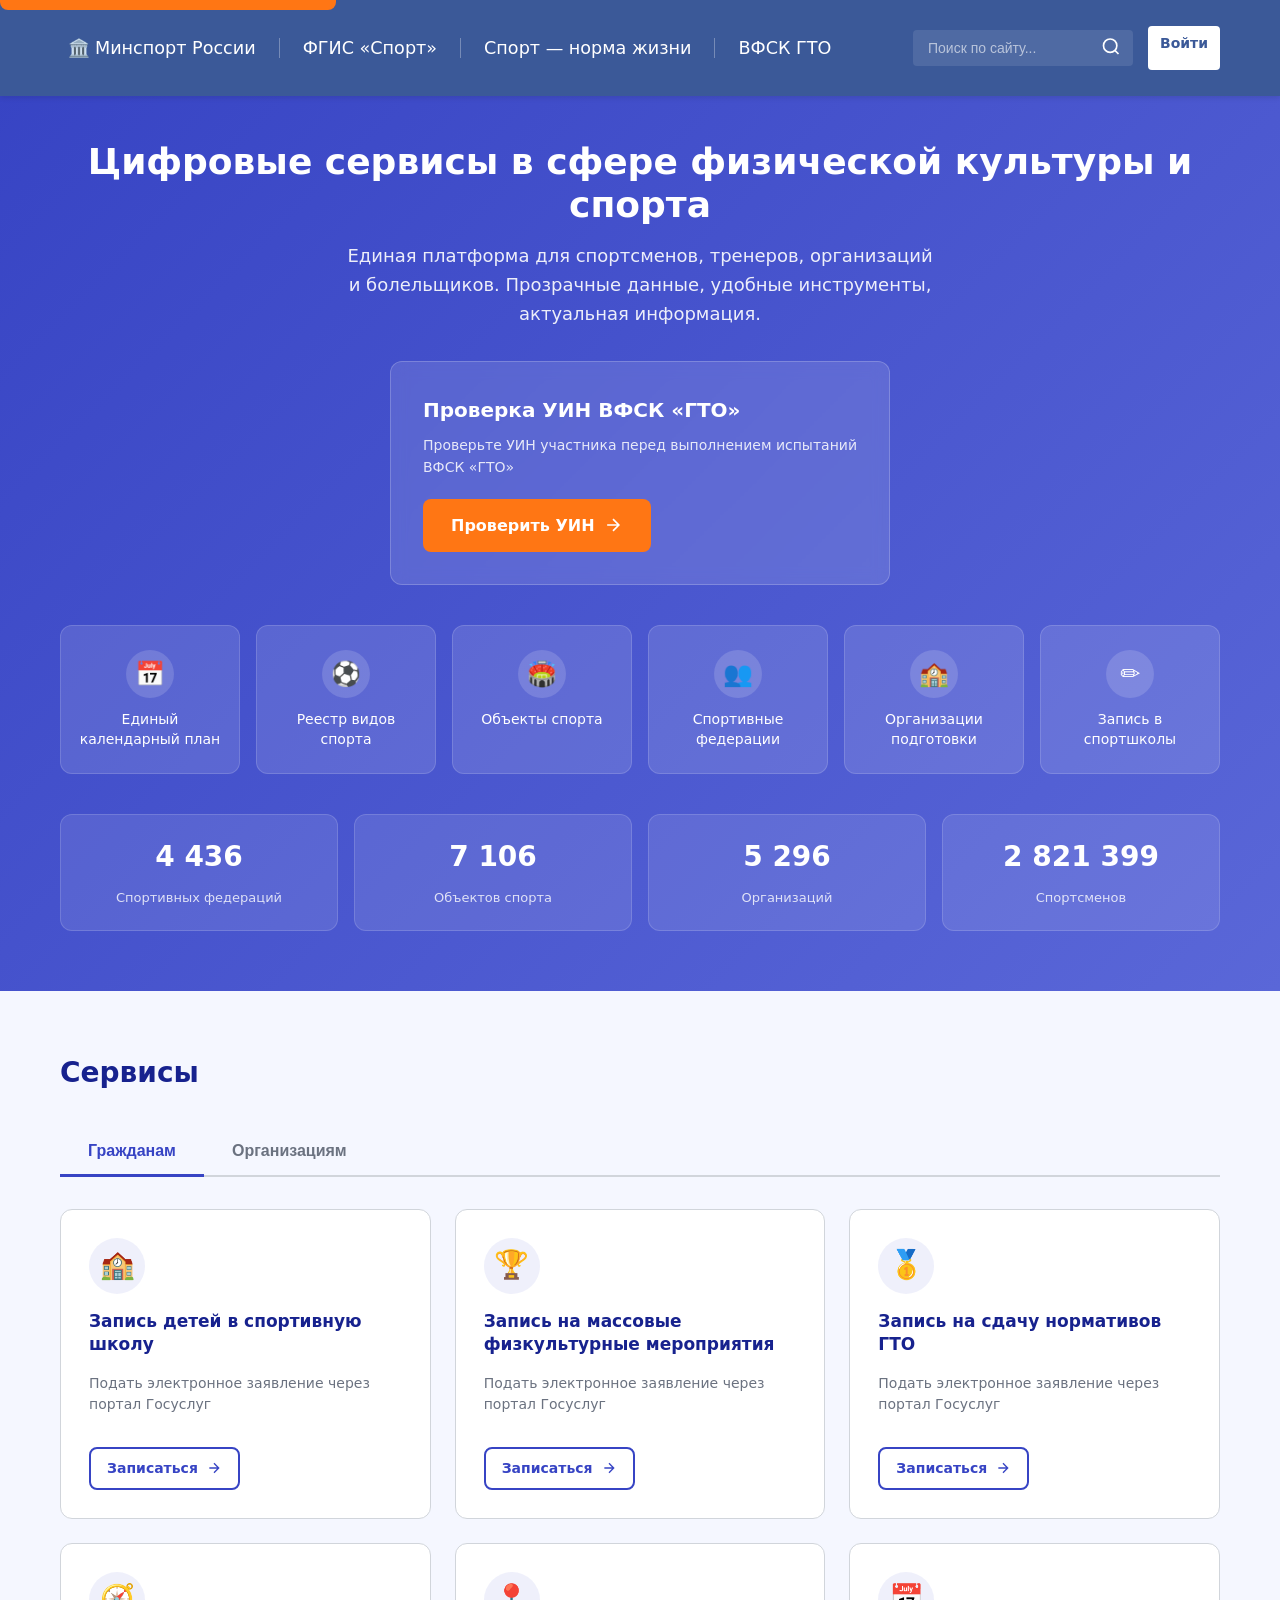
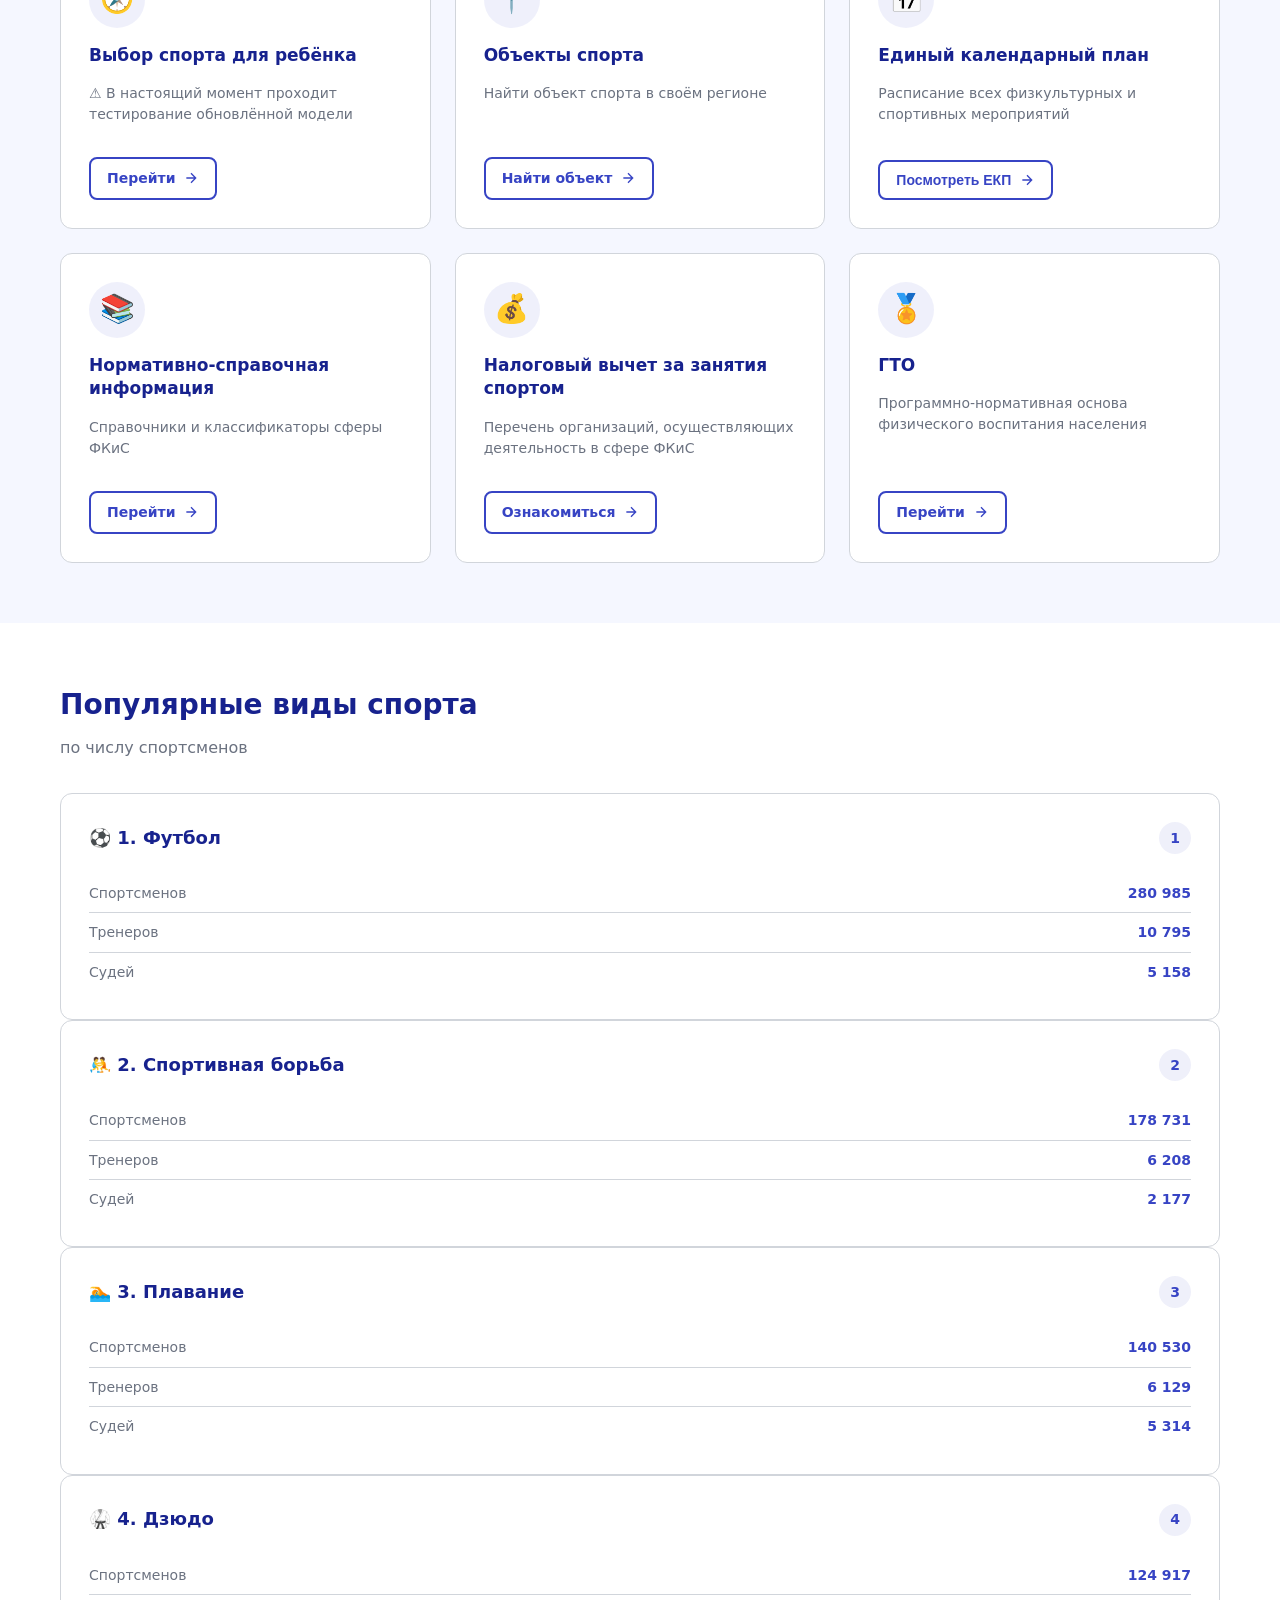
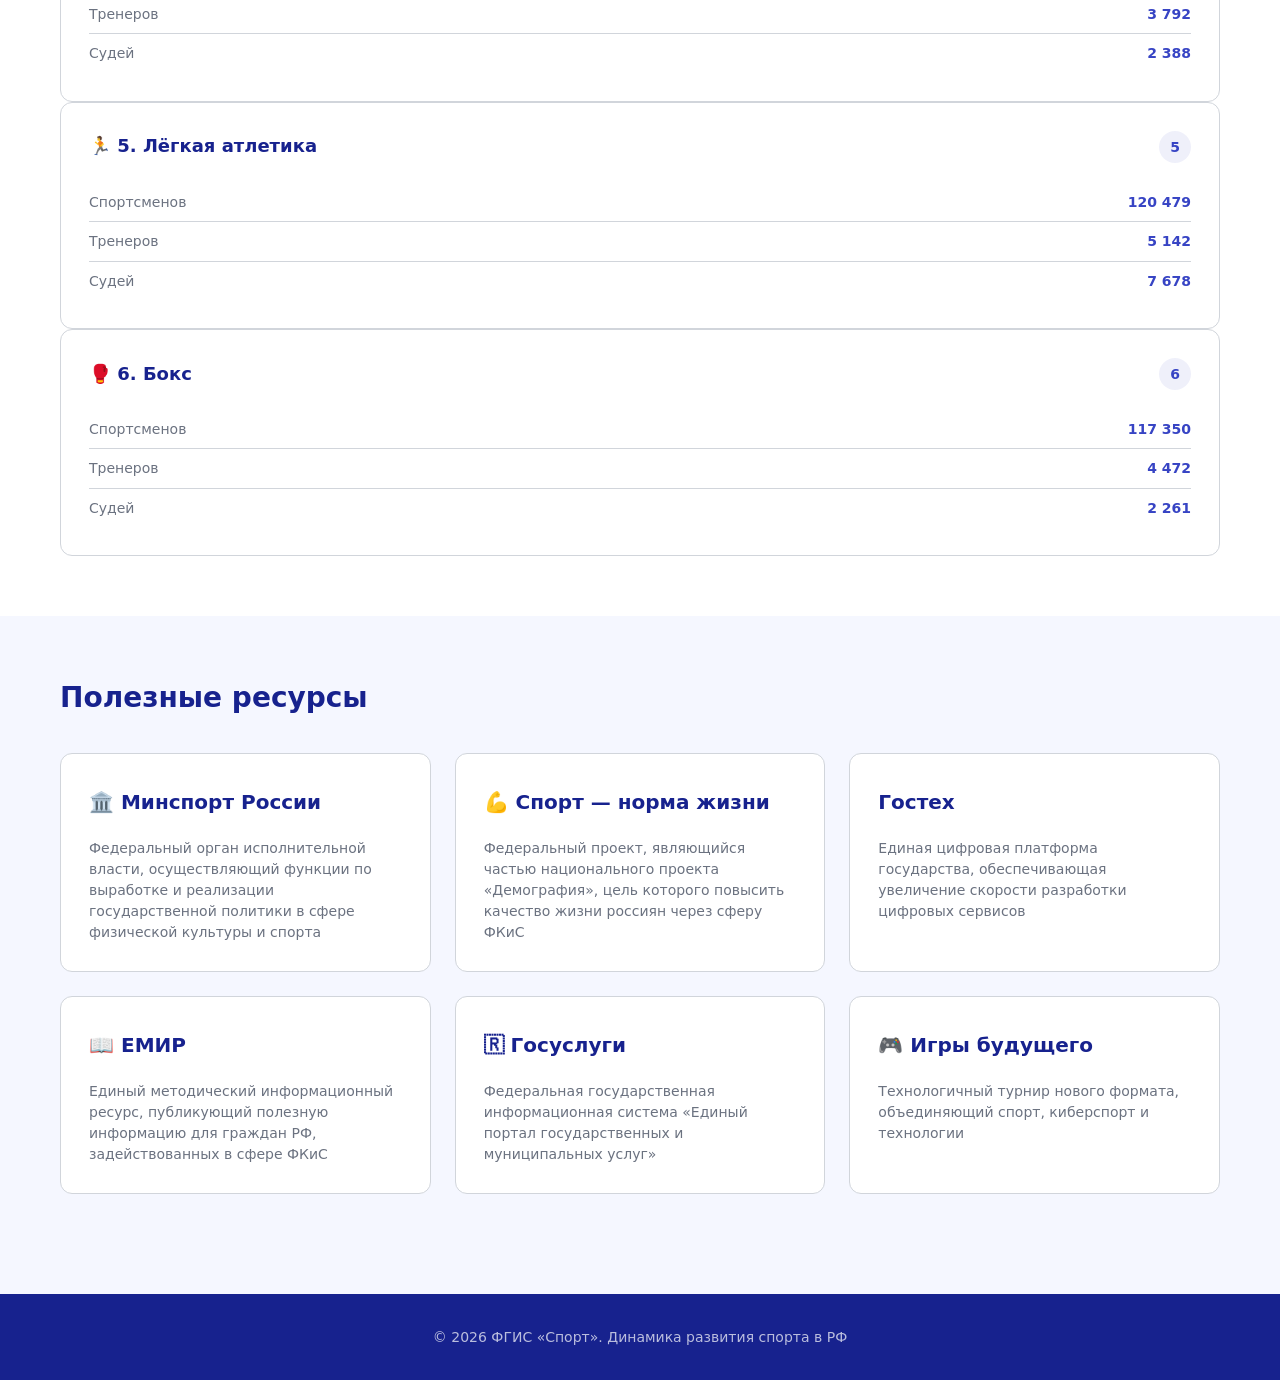
<file: index (2).html>
<!DOCTYPE html>
<html lang="ru">
<head>
    <meta charset="UTF-8">
    <meta name="viewport" content="width=device-width, initial-scale=1.0">
    <title>ФГИС «Спорт» — Цифровые сервисы в сфере физической культуры и спорта</title>
    <meta name="description" content="Единая платформа для спортсменов, тренеров, организаций и болельщиков. Календарь мероприятий, реестры, запись в спортшколы.">
    
    <style>
        /* ===== RESET & VARIABLES ===== */
        :root {
            --color-primary: #3744C4;
            --color-primary-dark: #2a36a3;
            --color-accent: #FF7614;
            --color-accent-hover: #e66a12;
            --color-bg: #F5F7FF;
            --color-surface: #FFFFFF;
            --color-text-main: #17228E;
            --color-text-muted: #6B7280;
            --color-success: #10B981;
            --color-error: #EF4444;
            --color-border: #D1D5DB;
            --radius-sm: 6px;
            --radius-md: 12px;
            --radius-btn: 8px;
            --shadow-card: 0 4px 6px rgba(0,0,0,0.05);
            --shadow-focus: 0 0 0 3px rgba(55, 68, 196, 0.2);
            --focus-outline: 2px solid var(--color-primary);
            --font-stack: Inter, system-ui, -apple-system, 'Segoe UI', Roboto, sans-serif;
            --transition-fast: 150ms ease;
        }

        *, *::before, *::after {
            box-sizing: border-box;
            margin: 0;
            padding: 0;
        }

        html {
            scroll-behavior: smooth;
        }

        @media (prefers-reduced-motion: reduce) {
            *, *::before, *::after {
                animation-duration: 0.01ms !important;
                transition-duration: 0.01ms !important;
                scroll-behavior: auto !important;
            }
        }

        body {
            font-family: var(--font-stack);
            font-size: 16px;
            line-height: 1.6;
            color: var(--color-text-main);
            background: var(--color-bg);
            -webkit-font-smoothing: antialiased;
        }

        /* ===== ACCESSIBILITY ===== */
        .skip-link {
            position: absolute;
            top: -40px;
            left: 0;
            background: var(--color-accent);
            color: #fff;
            padding: 12px 24px;
            z-index: 10000;
            text-decoration: none;
            font-weight: 600;
            border-radius: 0 0 var(--radius-btn) var(--radius-btn);
            transition: top var(--transition-fast);
        }
        .skip-link:focus {
            top: 0;
            outline: var(--focus-outline);
            outline-offset: 2px;
        }

        .visually-hidden {
            position: absolute !important;
            width: 1px !important;
            height: 1px !important;
            padding: 0 !important;
            margin: -1px !important;
            overflow: hidden !important;
            clip: rect(0,0,0,0) !important;
            white-space: nowrap !important;
            border: 0 !important;
        }

        /* Focus visible for keyboard users only */
        :focus-visible {
            outline: var(--focus-outline);
            outline-offset: 2px;
        }
        :focus:not(:focus-visible) {
            outline: none;
        }

        body.mouse-focus :focus:not(:focus-visible) {
            outline: none;
        }

        /* ===== CONTAINER ===== */
        .container {
            width: 100%;
            max-width: 1200px;
            margin: 0 auto;
            padding: 0 20px;
        }

        /* ===== HEADER ===== */
        .site-header {
            background: var(--color-primary);
            color: #fff;
            padding: 16px 0;
            position: sticky;
            top: 0;
            z-index: 100;
        }

        .header-inner {
            display: flex;
            align-items: center;
            justify-content: space-between;
            flex-wrap: wrap;
            gap: 16px;
        }

        .logo-group {
            display: flex;
            align-items: center;
            gap: 16px;
            flex-wrap: wrap;
        }

        .logo-link {
            display: flex;
            align-items: center;
            gap: 8px;
            color: #fff;
            text-decoration: none;
            font-weight: 700;
            font-size: 1.1rem;
            padding: 8px;
            border-radius: var(--radius-btn);
            transition: background var(--transition-fast);
        }
        .logo-link:hover, .logo-link:focus {
            background: rgba(255,255,255,0.15);
        }

        .logo-link .divider {
            width: 1px;
            height: 24px;
            background: rgba(255,255,255,0.3);
        }

        .header-actions {
            display: flex;
            gap: 12px;
            align-items: center;
        }

        .search-box {
            position: relative;
        }
        .search-box input {
            padding: 10px 40px 10px 16px;
            border-radius: var(--radius-btn);
            border: 2px solid rgba(255,255,255,0.3);
            background: rgba(255,255,255,0.1);
            color: #fff;
            font-size: 14px;
            width: 240px;
            transition: border-color var(--transition-fast), background var(--transition-fast);
        }
        .search-box input::placeholder {
            color: rgba(255,255,255,0.6);
        }
        .search-box input:focus {
            border-color: #fff;
            background: rgba(255,255,255,0.2);
            outline: none;
        }
        .search-box button {
            position: absolute;
            right: 4px;
            top: 50%;
            transform: translateY(-50%);
            background: none;
            border: none;
            color: rgba(255,255,255,0.7);
            cursor: pointer;
            padding: 8px;
            border-radius: var(--radius-btn);
        }
        .search-box button:hover {
            color: #fff;
        }

        .btn-login {
            background: #fff;
            color: var(--color-primary);
            border: none;
            padding: 10px 20px;
            border-radius: var(--radius-btn);
            font-weight: 600;
            cursor: pointer;
            transition: background var(--transition-fast);
            font-size: 14px;
            min-height: 44px;
        }
        .btn-login:hover {
            background: #f0f0f0;
        }

        /* ===== HERO ===== */
        .hero {
            background: linear-gradient(135deg, var(--color-primary) 0%, #5a67d8 100%);
            color: #fff;
            padding: 60px 0;
            text-align: center;
        }

        .hero h1 {
            font-size: clamp(24px, 4vw, 36px);
            font-weight: 700;
            margin-bottom: 16px;
            line-height: 1.2;
        }

        .hero-subtitle {
            font-size: 18px;
            max-width: 600px;
            margin: 0 auto 32px;
            opacity: 0.9;
        }

        /* UIN Check Widget */
        .uin-widget {
            background: rgba(255,255,255,0.12);
            backdrop-filter: blur(8px);
            border: 1px solid rgba(255,255,255,0.2);
            border-radius: var(--radius-md);
            padding: 32px;
            max-width: 500px;
            margin: 0 auto 40px;
            text-align: left;
        }
        .uin-widget h2 {
            font-size: 20px;
            margin-bottom: 8px;
        }
        .uin-widget p {
            font-size: 14px;
            opacity: 0.85;
            margin-bottom: 20px;
        }
        .btn-uin {
            display: inline-flex;
            align-items: center;
            gap: 8px;
            background: var(--color-accent);
            color: #fff;
            border: none;
            padding: 14px 28px;
            border-radius: var(--radius-btn);
            font-weight: 600;
            font-size: 16px;
            cursor: pointer;
            transition: background var(--transition-fast);
            min-height: 48px;
            text-decoration: none;
        }
        .btn-uin:hover {
            background: var(--color-accent-hover);
        }

        /* ===== QUICK LINKS GRID ===== */
        .quick-links {
            display: grid;
            grid-template-columns: repeat(auto-fit, minmax(180px, 1fr));
            gap: 16px;
            margin-bottom: 40px;
        }

        .quick-link-card {
            background: rgba(255,255,255,0.12);
            border: 1px solid rgba(255,255,255,0.15);
            border-radius: var(--radius-md);
            padding: 24px 16px;
            text-decoration: none;
            color: #fff;
            text-align: center;
            transition: background var(--transition-fast), transform var(--transition-fast);
            display: flex;
            flex-direction: column;
            align-items: center;
            gap: 12px;
            min-height: 120px;
        }
        .quick-link-card:hover {
            background: rgba(255,255,255,0.22);
            transform: translateY(-2px);
        }

        .quick-link-icon {
            width: 48px;
            height: 48px;
            display: flex;
            align-items: center;
            justify-content: center;
            background: rgba(255,255,255,0.15);
            border-radius: 50%;
            font-size: 24px;
        }

        .quick-link-text {
            font-size: 14px;
            font-weight: 500;
            line-height: 1.4;
        }

        /* ===== STATS ===== */
        .stats-grid {
            display: grid;
            grid-template-columns: repeat(auto-fit, minmax(140px, 1fr));
            gap: 16px;
        }

        .stat-card {
            background: rgba(255,255,255,0.1);
            border: 1px solid rgba(255,255,255,0.15);
            padding: 20px;
            border-radius: var(--radius-md);
            text-align: center;
        }

        .stat-number {
            display: block;
            font-size: 28px;
            font-weight: 700;
            margin-bottom: 4px;
        }

        .stat-label {
            font-size: 13px;
            opacity: 0.8;
        }

        /* ===== SECTION ===== */
        .section {
            padding: 60px 0;
        }

        .section-title {
            font-size: 28px;
            font-weight: 700;
            margin-bottom: 32px;
            color: var(--color-text-main);
        }

        /* ===== TABS ===== */
        .tabs-nav {
            display: flex;
            border-bottom: 2px solid var(--color-border);
            margin-bottom: 32px;
            gap: 0;
        }

        .tab-btn {
            padding: 14px 28px;
            background: none;
            border: none;
            border-bottom: 3px solid transparent;
            margin-bottom: -2px;
            font-size: 16px;
            font-weight: 600;
            color: var(--color-text-muted);
            cursor: pointer;
            transition: color var(--transition-fast), border-color var(--transition-fast);
            min-height: 48px;
        }
        .tab-btn:hover {
            color: var(--color-primary);
        }
        .tab-btn[aria-selected="true"] {
            color: var(--color-primary);
            border-bottom-color: var(--color-primary);
        }

        .tab-panel {
            display: none;
        }
        .tab-panel.active {
            display: block;
        }

        /* ===== CARDS GRID ===== */
        .cards-grid {
            display: grid;
            grid-template-columns: repeat(auto-fill, minmax(320px, 1fr));
            gap: 24px;
        }

        .service-card {
            background: var(--color-surface);
            border: 1px solid var(--color-border);
            border-radius: var(--radius-md);
            padding: 28px;
            display: flex;
            flex-direction: column;
            gap: 16px;
            transition: box-shadow var(--transition-fast);
            position: relative;
        }
        .service-card:hover {
            box-shadow: 0 8px 16px rgba(0,0,0,0.08);
        }

        .service-card-icon {
            width: 56px;
            height: 56px;
            display: flex;
            align-items: center;
            justify-content: center;
            background: rgba(55, 68, 196, 0.08);
            border-radius: 50%;
            font-size: 28px;
            flex-shrink: 0;
        }

        .service-card h3 {
            font-size: 17px;
            font-weight: 600;
            line-height: 1.4;
        }

        .service-card p {
            font-size: 14px;
            color: var(--color-text-muted);
            line-height: 1.5;
        }

        .service-card .card-action {
            margin-top: auto;
            padding-top: 16px;
        }

        /* ===== BUTTONS ===== */
        .btn {
            display: inline-flex;
            align-items: center;
            gap: 8px;
            padding: 12px 24px;
            border-radius: var(--radius-btn);
            font-weight: 600;
            font-size: 15px;
            cursor: pointer;
            transition: all var(--transition-fast);
            min-height: 48px;
            text-decoration: none;
            border: 2px solid transparent;
        }

        .btn-primary {
            background: var(--color-primary);
            color: #fff;
        }
        .btn-primary:hover {
            background: var(--color-primary-dark);
        }

        .btn-outline {
            background: transparent;
            border-color: var(--color-primary);
            color: var(--color-primary);
        }
        .btn-outline:hover {
            background: rgba(55, 68, 196, 0.06);
        }

        .btn-sm {
            padding: 8px 16px;
            font-size: 14px;
            min-height: 40px;
        }

        .btn-link {
            background: none;
            border: none;
            color: var(--color-primary);
            padding: 8px 0;
            font-weight: 600;
            font-size: 15px;
            cursor: pointer;
            display: inline-flex;
            align-items: center;
            gap: 4px;
        }
        .btn-link:hover {
            color: var(--color-primary-dark);
        }
        .btn-link svg {
            transition: transform var(--transition-fast);
        }
        .btn-link:hover svg {
            transform: translateX(4px);
        }

        /* ===== EKP PAGE ===== */
        .page {
            display: none;
        }
        .page.active {
            display: block;
        }

        .page-header {
            padding: 32px 0 0;
        }

        .back-btn {
            display: inline-flex;
            align-items: center;
            gap: 8px;
            color: var(--color-primary);
            text-decoration: none;
            font-weight: 500;
            font-size: 15px;
            padding: 8px;
            margin: -8px;
            border-radius: var(--radius-btn);
            transition: background var(--transition-fast);
        }
        .back-btn:hover {
            background: rgba(55, 68, 196, 0.06);
        }

        .page-title {
            font-size: clamp(22px, 3.5vw, 32px);
            font-weight: 700;
            margin: 24px 0 32px;
            line-height: 1.3;
        }

        /* ===== FILTERS ===== */
        .filters-toggle-btn {
            display: inline-flex;
            align-items: center;
            gap: 8px;
            background: var(--color-surface);
            border: 2px solid var(--color-primary);
            color: var(--color-primary);
            padding: 12px 24px;
            border-radius: 100px;
            font-weight: 600;
            font-size: 15px;
            cursor: pointer;
            transition: all var(--transition-fast);
            margin-bottom: 24px;
            min-height: 48px;
        }
        .filters-toggle-btn:hover {
            background: rgba(55, 68, 196, 0.06);
        }
        .filters-toggle-btn[aria-expanded="true"] .chevron {
            transform: rotate(180deg);
        }
        .chevron {
            transition: transform var(--transition-fast);
        }

        .filters-panel {
            background: var(--color-surface);
            border: 1px solid var(--color-border);
            border-radius: var(--radius-md);
            padding: 28px;
            margin-bottom: 32px;
            display: none;
        }
        .filters-panel.open {
            display: block;
        }

        .filters-grid {
            display: grid;
            grid-template-columns: repeat(auto-fit, minmax(200px, 1fr));
            gap: 20px;
            margin-bottom: 24px;
        }

        .form-group label {
            display: block;
            font-weight: 600;
            font-size: 14px;
            margin-bottom: 8px;
            color: var(--color-text-main);
        }

        .form-select, .form-input, .form-date {
            width: 100%;
            padding: 10px 14px;
            border: 1px solid var(--color-border);
            border-radius: var(--radius-sm);
            font-size: 15px;
            background: #fff;
            transition: border-color var(--transition-fast), box-shadow var(--transition-fast);
            min-height: 44px;
        }
        .form-select:focus, .form-input:focus, .form-date:focus {
            border-color: var(--color-primary);
            box-shadow: var(--shadow-focus);
            outline: none;
        }

        .filters-actions {
            display: flex;
            gap: 12px;
            flex-wrap: wrap;
        }

        /* ===== CALENDAR ===== */
        .calendar-wrapper {
            background: var(--color-surface);
            border: 1px solid var(--color-border);
            border-radius: var(--radius-md);
            padding: 24px;
            margin-bottom: 32px;
        }

        .calendar-header {
            display: flex;
            align-items: center;
            justify-content: center;
            gap: 16px;
            margin-bottom: 24px;
        }

        .calendar-header h3 {
            font-size: 18px;
            font-weight: 600;
            min-width: 160px;
            text-align: center;
        }

        .cal-nav-btn {
            width: 40px;
            height: 40px;
            display: flex;
            align-items: center;
            justify-content: center;
            border: 1px solid var(--color-border);
            border-radius: 50%;
            background: #fff;
            cursor: pointer;
            font-size: 18px;
            color: var(--color-primary);
            transition: all var(--transition-fast);
        }
        .cal-nav-btn:hover {
            background: rgba(55, 68, 196, 0.06);
            border-color: var(--color-primary);
        }

        .calendar-grid {
            display: grid;
            grid-template-columns: repeat(7, 1fr);
            gap: 4px;
        }

        .cal-day-header {
            text-align: center;
            font-size: 13px;
            font-weight: 600;
            color: var(--color-text-muted);
            padding: 8px 0;
        }

        .cal-day {
            text-align: center;
            padding: 10px 4px;
            border-radius: 50%;
            cursor: pointer;
            font-size: 15px;
            transition: all var(--transition-fast);
            border: 2px solid transparent;
            min-width: 40px;
            min-height: 40px;
            display: flex;
            align-items: center;
            justify-content: center;
            margin: 0 auto;
        }
        .cal-day:hover {
            background: rgba(55, 68, 196, 0.08);
        }
        .cal-day:focus-visible {
            border-color: var(--color-primary);
            background: rgba(55, 68, 196, 0.1);
        }
        .cal-day.other-month {
            color: #ccc;
        }
        .cal-day.today {
            font-weight: 700;
            background: rgba(55, 68, 196, 0.1);
            color: var(--color-primary);
        }
        .cal-day.has-event {
            background: rgba(255, 118, 20, 0.12);
            color: var(--color-accent);
            font-weight: 600;
        }
        .cal-day.has-event:hover {
            background: rgba(255, 118, 20, 0.2);
        }
        .cal-day.selected {
            background: var(--color-primary);
            color: #fff;
        }

        /* ===== EVENT CARDS ===== */
        .events-list {
            display: flex;
            flex-direction: column;
            gap: 16px;
        }

        .event-card {
            background: var(--color-surface);
            border: 1px solid var(--color-border);
            border-left: 4px solid var(--color-accent);
            border-radius: 0 var(--radius-md) var(--radius-md) 0;
            padding: 24px;
            transition: box-shadow var(--transition-fast);
        }
        .event-card:hover {
            box-shadow: 0 4px 12px rgba(0,0,0,0.08);
        }
        .event-card.fizkultura {
            border-left-color: #0061D9;
        }

        .event-top {
            display: flex;
            justify-content: space-between;
            align-items: flex-start;
            margin-bottom: 12px;
            flex-wrap: wrap;
            gap: 8px;
        }

        .event-badge {
            display: inline-flex;
            padding: 4px 12px;
            border-radius: 4px;
            font-size: 13px;
            font-weight: 600;
        }
        .event-badge.sport {
            background: rgba(255, 118, 20, 0.12);
            color: var(--color-accent);
        }
        .event-badge.fizkultura {
            background: rgba(0, 97, 217, 0.1);
            color: #0061D9;
        }

        .event-ekp {
            font-size: 13px;
            color: var(--color-text-muted);
            font-family: monospace;
        }

        .event-title {
            font-size: 18px;
            font-weight: 700;
            margin-bottom: 6px;
        }

        .event-subtitle {
            font-size: 13px;
            color: var(--color-text-muted);
            margin-bottom: 16px;
        }

        .event-meta {
            display: flex;
            flex-wrap: wrap;
            gap: 16px;
            margin-bottom: 20px;
            font-size: 14px;
        }

        .event-meta-item {
            display: flex;
            align-items: center;
            gap: 6px;
            color: var(--color-text-muted);
        }

        .event-meta-item .icon {
            width: 20px;
            height: 20px;
            display: flex;
            align-items: center;
            justify-content: center;
            background: rgba(55, 68, 196, 0.08);
            border-radius: 50%;
            font-size: 12px;
            flex-shrink: 0;
        }

        /* ===== POPULAR SPORTS ===== */
        .sports-grid {
            display: grid;
            grid-template-columns: repeat(auto-fill, minmax(300px, 1fr));
            gap: 24px;
        }

        .sport-card {
            background: var(--color-surface);
            border: 1px solid var(--color-border);
            border-radius: var(--radius-md);
            padding: 28px;
            transition: box-shadow var(--transition-fast);
        }
        .sport-card:hover {
            box-shadow: 0 4px 12px rgba(0,0,0,0.08);
        }

        .sport-card-header {
            display: flex;
            align-items: center;
            justify-content: space-between;
            margin-bottom: 20px;
        }

        .sport-card-header h3 {
            font-size: 18px;
            font-weight: 700;
        }

        .sport-rank {
            width: 32px;
            height: 32px;
            display: flex;
            align-items: center;
            justify-content: center;
            background: rgba(55, 68, 196, 0.08);
            border-radius: 50%;
            font-weight: 700;
            font-size: 14px;
            color: var(--color-primary);
        }

        .sport-stat {
            display: flex;
            justify-content: space-between;
            padding: 8px 0;
            border-bottom: 1px solid var(--color-border);
            font-size: 14px;
        }
        .sport-stat:last-child {
            border-bottom: none;
        }
        .sport-stat-label {
            color: var(--color-text-muted);
        }
        .sport-stat-value {
            font-weight: 700;
            color: var(--color-primary);
        }

        /* ===== RESOURCES ===== */
        .resources-grid {
            display: grid;
            grid-template-columns: repeat(auto-fill, minmax(300px, 1fr));
            gap: 24px;
        }

        .resource-card {
            background: var(--color-surface);
            border: 1px solid var(--color-border);
            border-radius: var(--radius-md);
            padding: 28px;
            display: flex;
            flex-direction: column;
            gap: 16px;
            transition: box-shadow var(--transition-fast);
            text-decoration: none;
            color: inherit;
        }
        .resource-card:hover {
            box-shadow: 0 4px 12px rgba(0,0,0,0.08);
        }

        .resource-logo {
            height: 40px;
            display: flex;
            align-items: center;
            font-weight: 700;
            font-size: 20px;
            color: var(--color-text-main);
        }

        .resource-card p {
            font-size: 14px;
            color: var(--color-text-muted);
            line-height: 1.5;
        }

        /* ===== FOOTER ===== */
        .site-footer {
            background: var(--color-text-main);
            color: rgba(255,255,255,0.7);
            padding: 32px 0;
            text-align: center;
            font-size: 14px;
            margin-top: 40px;
        }

        /* ===== LIVE REGION ===== */
        #aria-live-region {
            position: absolute;
            width: 1px;
            height: 1px;
            overflow: hidden;
            clip: rect(0,0,0,0);
        }

        /* ===== RESPONSIVE ===== */
        @media (max-width: 768px) {
            .header-inner {
                flex-direction: column;
                align-items: stretch;
            }
            .logo-group {
                justify-content: center;
            }
            .header-actions {
                justify-content: center;
            }
            .search-box input {
                width: 100%;
            }
            .quick-links {
                grid-template-columns: repeat(2, 1fr);
            }
            .cards-grid {
                grid-template-columns: 1fr;
            }
            .filters-grid {
                grid-template-columns: 1fr;
            }
            .calendar-grid {
                gap: 2px;
            }
            .cal-day {
                min-width: 32px;
                min-height: 32px;
                font-size: 13px;
                padding: 6px 2px;
            }
            .event-meta {
                flex-direction: column;
                gap: 8px;
            }
            .sports-grid {
                grid-template-columns: 1fr;
            }
        }

        @media (max-width: 480px) {
            .quick-links {
                grid-template-columns: 1fr;
            }
        }

        /* Стили для хедера */
    .site-header.main-header {
    position: fixed;
    top: 0;
    left: 0;
    width: 100%;
    z-index: 1000;
    transition: transform 0.3s ease-in-out;
    background-color: #3b5998; /* Или твой синий цвет */
    color: white;
    box-shadow: 0 2px 5px rgba(0,0,0,0.1);
}

/* Когда хедер скрыт */
.site-header.main-header.hidden {
    transform: translateY(-100%);
}

/* Отступ для основного контента, чтобы не прятался под хедером */
body {
    padding-top: 70px; /* Подбери под высоту своего хедера */
}

/* Стили для внутреннего контейнера */
.header-inner {
    display: flex;
    justify-content: space-between;
    align-items: center;
    padding: 10px 20px;
    max-width: 1200px;
    margin: 0 auto;
}

/* Логотипы */
.logo-group {
    display: flex;
    align-items: center;
    gap: 15px;
}

.logo-link {
    color: white;
    text-decoration: none;
    font-weight: 500;
    display: flex;
    align-items: center;
    gap: 5px;
}

.divider {
    width: 1px;
    height: 20px;
    background-color: rgba(255,255,255,0.3);
}

/* Поиск и кнопка входа */
.header-actions {
    display: flex;
    align-items: center;
    gap: 15px;
}

.search-box {
    display: flex;
    align-items: center;
    background: rgba(255,255,255,0.1);
    border-radius: 4px;
    padding: 5px 10px;
}

.search-box input {
    background: transparent;
    border: none;
    color: white;
    outline: none;
    padding: 5px;
    width: 200px;
}

.search-box button {
    background: transparent;
    border: none;
    color: white;
    cursor: pointer;
}

.btn-login {
    background: white;
    color: #3b5998;
    padding: 6px 12px;
    border-radius: 4px;
    text-decoration: none;
    font-weight: bold;
}

    body {
        padding-top: 80px; /* Подбери значение под высоту своего хедера */
    }
    </style>

    <style>
        /* Базовые стили для контейнера */
        .filter-container {
            font-family: 'Segoe UI', Tahoma, Geneva, Verdana, sans-serif;
            max-width: 400px;
            margin: 50px auto;
            position: relative; /* Важно для позиционирования списка */
        }

        label {
            display: block;
            margin-bottom: 8px;
            font-weight: bold;
            color: #333;
        }

        /* Стили поля ввода */
        .sport-input {
            width: 100%;
            padding: 10px;
            border: 2px solid #ccc;
            border-radius: 4px;
            font-size: 16px;
            box-sizing: border-box;
        }

        .sport-input:focus {
            border-color: #0056b3;
            outline: none;
            box-shadow: 0 0 0 3px rgba(0, 86, 179, 0.2);
        }

        /* Стили выпадающего списка */
        .sport-listbox {
            position: absolute;
            top: 100%;
            left: 0;
            right: 0;
            background: white;
            border: 1px solid #ddd;
            border-top: none;
            border-radius: 0 0 4px 4px;
            max-height: 250px;
            overflow-y: auto;
            z-index: 1000;
            list-style: none;
            padding: 0;
            margin: 0;
            display: none; /* Скрыт по умолчанию */
            box-shadow: 0 4px 6px rgba(0,0,0,0.1);
        }

        .sport-listbox[aria-hidden="false"] {
            display: block;
        }

        /* Элементы списка */
        .sport-option {
            padding: 10px 15px;
            cursor: pointer;
            border-bottom: 1px solid #eee;
        }

        .sport-option:last-child {
            border-bottom: none;
        }

        /* Стиль для выбранного/активного элемента (важно для визуалов и контекста) */
        .sport-option:hover,
        .sport-option[aria-selected="true"] {
            background-color: #eef6ff;
            color: #053569;
        }
        
        /* Сообщение, если ничего не найдено */
        .no-results {
            padding: 10px 15px;
            color: #666;
            font-style: italic;
        }
        .filters-actions {
            display: flex;
            justify-content: center;
            gap: 12px;
            margin-top: 20px;
            margin-bottom: 30px;
        }
    </style>

    <style>
    .sport-option:hover,
    .sport-option[aria-selected="true"] {
        background-color: #eef6ff;
        color: #0056b3;
    }
    </style>
</head>
<body>

    <!-- Skip Link for Keyboard Navigation -->
    <a href="#main-content" class="skip-link">Перейти к основному контенту</a>

    <!-- ARIA Live Region for Announcements -->
    <div id="aria-live-region" aria-live="polite" aria-atomic="true" role="status"></div>

    <!-- ===== HEADER ===== -->
    <header class="site-header main-header" role="banner">
    <div class="container header-inner">
        <div class="logo-group">
            <a href="https://minsport.gov.ru" target="_blank" rel="noopener" class="logo-link" aria-label="Министерство спорта России — откроется в новой вкладке">
                <span>🏛️</span>
                <span>Минспорт России</span>
            </a>
            <span class="divider" aria-hidden="true"></span>
            <a href="https://sportrf.gov.ru/" class="logo-link" aria-label="ФГИС Спорт — на главную страницу" onclick="showPage('home'); return false;">
                ФГИС «Спорт»
            </a>
            <span class="divider" aria-hidden="true"></span>
            <a href="https://sport-norm.ru" target="_blank" rel="noopener" class="logo-link" aria-label="Спорт — норма жизни — откроется в новой вкладке">
                Спорт — норма жизни
            </a>
            <span class="divider" aria-hidden="true"></span>
            <a href="https://gto.ru" target="_blank" rel="noopener" class="logo-link" aria-label="ВФСК ГТО — откроется в новой вкладке">
                ВФСК ГТО
            </a>
        </div>
        <div class="header-actions">
            <div class="search-box">
                <label for="site-search" class="visually-hidden">Поиск по сайту</label>
                <input type="search" id="site-search" placeholder="Поиск по сайту..." aria-label="Поиск по сайту" autocomplete="off">
                <button type="button" aria-label="Выполнить поиск">
                    <svg width="20" height="20" viewBox="0 0 24 24" fill="none" stroke="currentColor" stroke-width="2">
                        <circle cx="11" cy="11" r="8"/><path d="M21 21l-4.35-4.35"/>
                    </svg>
                </button>
            </div>
            <a href="https://sportrf.gov.ru/login" class="btn-login" aria-label="Войти в личный кабинет">Войти</a>
        </div>
    </div>
</header>

    <!-- ===== MAIN CONTENT ===== -->
    <main id="main-content" role="main" tabindex="-1">

        <!-- ===== HOME PAGE ===== -->
        <div id="page-home" class="page active">

            <!-- Hero Section -->
            <section class="hero" aria-labelledby="hero-title">
                <div class="container">
                    <h1 id="hero-title">Цифровые сервисы в сфере физической культуры и спорта</h1>
                    <p class="hero-subtitle">Единая платформа для спортсменов, тренеров, организаций и болельщиков. Прозрачные данные, удобные инструменты, актуальная информация.</p>

                    <!-- UIN Check Widget -->
                    <div class="uin-widget">
                        <h2>Проверка УИН ВФСК «ГТО»</h2>
                        <p>Проверьте УИН участника перед выполнением испытаний ВФСК «ГТО»</p>
                        <a href="https://sportrf.gov.ru/uin-check" target="_blank" rel="noopener" class="btn-uin" aria-label="Проверить УИН участника ГТО — откроется в новой вкладке">
                            Проверить УИН
                            <svg width="20" height="20" viewBox="0 0 24 24" fill="none" stroke="currentColor" stroke-width="2">
                                <path d="M5 12h14M12 5l7 7-7 7"/>
                            </svg>
                        </a>
                    </div>

                    <!-- Quick Links -->
                    <nav class="quick-links" role="list" aria-label="Быстрые ссылки на разделы">
                        <a href="#" class="quick-link-card" role="listitem" onclick="showPage('ekp'); return false;" aria-label="Открыть раздел: Единый календарный план мероприятий">
                            <div class="quick-link-icon" aria-hidden="true">📅</div>
                            <span class="quick-link-text">Единый календарный план</span>
                        </a>
                        <a href="https://sportrf.gov.ru/sport-types" class="quick-link-card" role="listitem" aria-label="Открыть раздел: Всероссийский реестр видов спорта — откроется в новой вкладке" target="_blank" rel="noopener">
                            <div class="quick-link-icon" aria-hidden="true">⚽</div>
                            <span class="quick-link-text">Реестр видов спорта</span>
                        </a>
                        <a href="https://sportrf.gov.ru/cartographic" class="quick-link-card" role="listitem" aria-label="Открыть раздел: Объекты спорта — откроется в новой вкладке" target="_blank" rel="noopener">
                            <div class="quick-link-icon" aria-hidden="true">🏟️</div>
                            <span class="quick-link-text">Объекты спорта</span>
                        </a>
                        <a href="https://sportrf.gov.ru/sports-federations" class="quick-link-card" role="listitem" aria-label="Открыть раздел: Спортивные федерации — откроется в новой вкладке" target="_blank" rel="noopener">
                            <div class="quick-link-icon" aria-hidden="true">👥</div>
                            <span class="quick-link-text">Спортивные федерации</span>
                        </a>
                        <a href="https://sportrf.gov.ru/organizations" class="quick-link-card" role="listitem" aria-label="Открыть раздел: Организации спортивной подготовки — откроется в новой вкладке" target="_blank" rel="noopener">
                            <div class="quick-link-icon" aria-hidden="true">🏫</div>
                            <span class="quick-link-text">Организации подготовки</span>
                        </a>
                        <a href="https://sportrf.gov.ru/child_predisposition" class="quick-link-card" role="listitem" aria-label="Открыть раздел: Запись в спортивные школы — откроется в новой вкладке" target="_blank" rel="noopener">
                            <div class="quick-link-icon" aria-hidden="true">✏️</div>
                            <span class="quick-link-text">Запись в спортшколы</span>
                        </a>
                    </nav>

                    <!-- Stats -->
                    <div class="stats-grid" aria-label="Статистика платформы в цифрах">
                        <div class="stat-card">
                            <span class="stat-number" data-count="4512" aria-live="polite">0</span>
                            <span class="stat-label">Спортивных федераций</span>
                        </div>
                        <div class="stat-card">
                            <span class="stat-number" data-count="7227" aria-live="polite">0</span>
                            <span class="stat-label">Объектов спорта</span>
                        </div>
                        <div class="stat-card">
                            <span class="stat-number" data-count="5386" aria-live="polite">0</span>
                            <span class="stat-label">Организаций</span>
                        </div>
                        <div class="stat-card">
                            <span class="stat-number" data-count="2869317" aria-live="polite">0</span>
                            <span class="stat-label">Спортсменов</span>
                        </div>
                    </div>
                </div>
            </section>

            <!-- Services Section -->
            <section class="section" aria-labelledby="services-title">
                <div class="container">
                    <h2 id="services-title" class="section-title">Сервисы</h2>

                    <!-- Tabs -->
                    <div class="tabs-nav" role="tablist" aria-label="Категории пользователей">
                        <button role="tab" aria-selected="true" aria-controls="panel-citizens" id="tab-citizens" class="tab-btn" onclick="switchTab('citizens')">
                            Гражданам
                        </button>
                        <button role="tab" aria-selected="false" aria-controls="panel-orgs" id="tab-orgs" class="tab-btn" tabindex="-1" onclick="switchTab('orgs')">
                            Организациям
                        </button>
                    </div>

                    <!-- Citizens Panel -->
                    <div id="panel-citizens" role="tabpanel" aria-labelledby="tab-citizens" class="tab-panel active">
                        <div class="cards-grid">

                            <div class="service-card">
                                <div class="service-card-icon" aria-hidden="true">🏫</div>
                                <h3>Запись детей в спортивную школу</h3>
                                <p>Подать электронное заявление через портал Госуслуг</p>
                                <div class="card-action">
                                    <a href="https://www.gosuslugi.ru" target="_blank" rel="noopener" class="btn btn-outline btn-sm" aria-label="Перейти к записи детей в спортивную школу через Госуслуги">
                                        Записаться
                                        <svg width="16" height="16" viewBox="0 0 24 24" fill="none" stroke="currentColor" stroke-width="2"><path d="M5 12h14M12 5l7 7-7 7"/></svg>
                                    </a>
                                </div>
                            </div>

                            <div class="service-card">
                                <div class="service-card-icon" aria-hidden="true">🏆</div>
                                <h3>Запись на массовые физкультурные мероприятия</h3>
                                <p>Подать электронное заявление через портал Госуслуг</p>
                                <div class="card-action">
                                    <a href="https://www.gosuslugi.ru/landing/sport" target="_blank" rel="noopener" class="btn btn-outline btn-sm" aria-label="Перейти к записи на массовые мероприятия через Госуслуги">
                                        Записаться
                                        <svg width="16" height="16" viewBox="0 0 24 24" fill="none" stroke="currentColor" stroke-width="2"><path d="M5 12h14M12 5l7 7-7 7"/></svg>
                                    </a>
                                </div>
                            </div>

                            <div class="service-card">
                                <div class="service-card-icon" aria-hidden="true">🥇</div>
                                <h3>Запись на сдачу нормативов ГТО</h3>
                                <p>Подать электронное заявление через портал Госуслуг</p>
                                <div class="card-action">
                                    <a href="https://www.gosuslugi.ru/634322/1/form" target="_blank" rel="noopener" class="btn btn-outline btn-sm" aria-label="Перейти к записи на сдачу нормативов ГТО через Госуслуги">
                                        Записаться
                                        <svg width="16" height="16" viewBox="0 0 24 24" fill="none" stroke="currentColor" stroke-width="2"><path d="M5 12h14M12 5l7 7-7 7"/></svg>
                                    </a>
                                </div>
                            </div>

                            <div class="service-card">
                                <div class="service-card-icon" aria-hidden="true">🧭</div>
                                <h3>Выбор спорта для ребёнка</h3>
                                <p>⚠️ В настоящий момент проходит тестирование обновлённой модели</p>
                                <div class="card-action">
                                    <a href="https://sportrf.gov.ru/child_predisposition" target="_blank" rel="noopener" class="btn btn-outline btn-sm" aria-label="Перейти к сервису выбора спорта для ребёнка">
                                        Перейти
                                        <svg width="16" height="16" viewBox="0 0 24 24" fill="none" stroke="currentColor" stroke-width="2"><path d="M5 12h14M12 5l7 7-7 7"/></svg>
                                    </a>
                                </div>
                            </div>

                            <div class="service-card">
                                <div class="service-card-icon" aria-hidden="true">📍</div>
                                <h3>Объекты спорта</h3>
                                <p>Найти объект спорта в своём регионе</p>
                                <div class="card-action">
                                    <a href="https://sportrf.gov.ru/cartographic" target="_blank" rel="noopener" class="btn btn-outline btn-sm" aria-label="Перейти к карте объектов спорта">
                                        Найти объект
                                        <svg width="16" height="16" viewBox="0 0 24 24" fill="none" stroke="currentColor" stroke-width="2"><path d="M5 12h14M12 5l7 7-7 7"/></svg>
                                    </a>
                                </div>
                            </div>

                            <div class="service-card">
                                <div class="service-card-icon" aria-hidden="true">📅</div>
                                <h3>Единый календарный план</h3>
                                <p>Расписание всех физкультурных и спортивных мероприятий</p>
                                <div class="card-action">
                                    <button class="btn btn-outline btn-sm" onclick="showPage('ekp')" aria-label="Посмотреть календарный план мероприятий">
                                        Посмотреть ЕКП
                                        <svg width="16" height="16" viewBox="0 0 24 24" fill="none" stroke="currentColor" stroke-width="2"><path d="M5 12h14M12 5l7 7-7 7"/></svg>
                                    </button>
                                </div>
                            </div>

                            <div class="service-card">
                                <div class="service-card-icon" aria-hidden="true">📚</div>
                                <h3>Нормативно-справочная информация</h3>
                                <p>Справочники и классификаторы сферы ФКиС</p>
                                <div class="card-action">
                                    <a href="https://sportrf.gov.ru/nsi" target="_blank" rel="noopener" class="btn btn-outline btn-sm" aria-label="Перейти к нормативно-справочной информации">
                                        Перейти
                                        <svg width="16" height="16" viewBox="0 0 24 24" fill="none" stroke="currentColor" stroke-width="2"><path d="M5 12h14M12 5l7 7-7 7"/></svg>
                                    </a>
                                </div>
                            </div>

                            <div class="service-card">
                                <div class="service-card-icon" aria-hidden="true">💰</div>
                                <h3>Налоговый вычет за занятия спортом</h3>
                                <p>Перечень организаций, осуществляющих деятельность в сфере ФКиС</p>
                                <div class="card-action">
                                    <a href="https://www.minsport.gov.ru/activity/mass-sport/#sId-6476" target="_blank" rel="noopener" class="btn btn-outline btn-sm" aria-label="Ознакомиться с перечнем организаций для налогового вычета">
                                        Ознакомиться
                                        <svg width="16" height="16" viewBox="0 0 24 24" fill="none" stroke="currentColor" stroke-width="2"><path d="M5 12h14M12 5l7 7-7 7"/></svg>
                                    </a>
                                </div>
                            </div>

                            <div class="service-card">
                                <div class="service-card-icon" aria-hidden="true">🏅</div>
                                <h3>ГТО</h3>
                                <p>Программно-нормативная основа физического воспитания населения</p>
                                <div class="card-action">
                                    <a href="https://gto.ru" target="_blank" rel="noopener" class="btn btn-outline btn-sm" aria-label="Перейти на сайт ГТО">
                                        Перейти
                                        <svg width="16" height="16" viewBox="0 0 24 24" fill="none" stroke="currentColor" stroke-width="2"><path d="M5 12h14M12 5l7 7-7 7"/></svg>
                                    </a>
                                </div>
                            </div>

                        </div>
                    </div>

                    <!-- Organizations Panel -->
                    <div id="panel-orgs" role="tabpanel" aria-labelledby="tab-orgs" class="tab-panel">
                        <div class="cards-grid">

                            <div class="service-card">
                                <div class="service-card-icon" aria-hidden="true">🏅</div>
                                <h3>Присвоение спортивных разрядов</h3>
                                <p>Запись доступна в некоторых регионах</p>
                                <div class="card-action">
                                    <a href="https://sportrf.gov.ru/sport-ranks" target="_blank" rel="noopener" class="btn btn-outline btn-sm" aria-label="Перейти к сервису присвоения спортивных разрядов">
                                        Перейти
                                        <svg width="16" height="16" viewBox="0 0 24 24" fill="none" stroke="currentColor" stroke-width="2"><path d="M5 12h14M12 5l7 7-7 7"/></svg>
                                    </a>
                                </div>
                            </div>

                            <div class="service-card">
                                <div class="service-card-icon" aria-hidden="true">⚖️</div>
                                <h3>Присвоение категорий спортивных судей</h3>
                                <p>Запись доступна в некоторых регионах</p>
                                <div class="card-action">
                                    <a href="https://sportrf.gov.ru/judges" target="_blank" rel="noopener" class="btn btn-outline btn-sm" aria-label="Перейти к сервису присвоения категорий судей">
                                        Перейти
                                        <svg width="16" height="16" viewBox="0 0 24 24" fill="none" stroke="currentColor" stroke-width="2"><path d="M5 12h14M12 5l7 7-7 7"/></svg>
                                    </a>
                                </div>
                            </div>

                            <div class="service-card">
                                <div class="service-card-icon" aria-hidden="true">🏛️</div>
                                <h3>Статус региональной спортивной федерации</h3>
                                <p>Запись доступна в некоторых регионах</p>
                                <div class="card-action">
                                    <a href="https://sportrf.gov.ru/federation-status" target="_blank" rel="noopener" class="btn btn-outline btn-sm" aria-label="Перейти к сервису получения статуса федерации">
                                        Перейти
                                        <svg width="16" height="16" viewBox="0 0 24 24" fill="none" stroke="currentColor" stroke-width="2"><path d="M5 12h14M12 5l7 7-7 7"/></svg>
                                    </a>
                                </div>
                            </div>

                            <div class="service-card">
                                <div class="service-card-icon" aria-hidden="true">🏟️</div>
                                <h3>Реестр объектов спорта</h3>
                                <p>Подать заявление через Госуслуги</p>
                                <div class="card-action">
                                    <a href="https://www.gosuslugi.ru" target="_blank" rel="noopener" class="btn btn-outline btn-sm" aria-label="Подать заявление на внесение объекта в реестр через Госуслуги">
                                        Подать заявление
                                        <svg width="16" height="16" viewBox="0 0 24 24" fill="none" stroke="currentColor" stroke-width="2"><path d="M5 12h14M12 5l7 7-7 7"/></svg>
                                    </a>
                                </div>
                            </div>

                        </div>
                    </div>
                </div>
            </section>

            <!-- Popular Sports Section -->
            <section class="section" style="background: var(--color-surface);" aria-labelledby="sports-title">
                <div class="container">
                    <h2 id="sports-title" class="section-title">Популярные виды спорта</h2>
                    <p style="color: var(--color-text-muted); margin-top: -24px; margin-bottom: 32px;">по числу спортсменов</p>

                    <article class="sport-card" tabindex="0" role="region" aria-labelledby="sport-title-1" aria-describedby="sport-desc-1">
                            <div class="sport-card-header">
                                <h3>⚽ 1. Футбол</h3>
                                <span class="sport-rank" aria-hidden="true">1</span>
                            </div>
                            <div class="sport-stat">
                                <span class="sport-stat-label">Спортсменов</span>
                                <span class="sport-stat-value">280 985</span>
                            </div>
                            <div class="sport-stat">
                                <span class="sport-stat-label">Тренеров</span>
                                <span class="sport-stat-value">10 795</span>
                            </div>
                            <div class="sport-stat">
                                <span class="sport-stat-label">Судей</span>
                                <span class="sport-stat-value">5 158</span>
                            </div>
                        </article>

                        <article class="sport-card" tabindex="0" role="region" aria-labelledby="sport-title-1" aria-describedby="sport-desc-1">
                            <div class="sport-card-header">
                                <h3>🤼 2. Спортивная борьба</h3>
                                <span class="sport-rank" aria-hidden="true">2</span>
                            </div>
                            <div class="sport-stat">
                                <span class="sport-stat-label">Спортсменов</span>
                                <span class="sport-stat-value">178 731</span>
                            </div>
                            <div class="sport-stat">
                                <span class="sport-stat-label">Тренеров</span>
                                <span class="sport-stat-value">6 208</span>
                            </div>
                            <div class="sport-stat">
                                <span class="sport-stat-label">Судей</span>
                                <span class="sport-stat-value">2 177</span>
                            </div>
                        </article>

                        <article class="sport-card" tabindex="0" role="region" aria-labelledby="sport-title-1" aria-describedby="sport-desc-1">
                            <div class="sport-card-header">
                                <h3>🏊 3. Плавание</h3>
                                <span class="sport-rank" aria-hidden="true">3</span>
                            </div>
                            <div class="sport-stat">
                                <span class="sport-stat-label">Спортсменов</span>
                                <span class="sport-stat-value">140 530</span>
                            </div>
                            <div class="sport-stat">
                                <span class="sport-stat-label">Тренеров</span>
                                <span class="sport-stat-value">6 129</span>
                            </div>
                            <div class="sport-stat">
                                <span class="sport-stat-label">Судей</span>
                                <span class="sport-stat-value">5 314</span>
                            </div>
                        </article>

                        <article class="sport-card" tabindex="0" role="region" aria-labelledby="sport-title-1" aria-describedby="sport-desc-1">
                            <div class="sport-card-header">
                                <h3>🥋 4. Дзюдо</h3>
                                <span class="sport-rank" aria-hidden="true">4</span>
                            </div>
                            <div class="sport-stat">
                                <span class="sport-stat-label">Спортсменов</span>
                                <span class="sport-stat-value">124 917</span>
                            </div>
                            <div class="sport-stat">
                                <span class="sport-stat-label">Тренеров</span>
                                <span class="sport-stat-value">3 792</span>
                            </div>
                            <div class="sport-stat">
                                <span class="sport-stat-label">Судей</span>
                                <span class="sport-stat-value">2 388</span>
                            </div>
                        </article>

                        <article class="sport-card" tabindex="0" role="region" aria-labelledby="sport-title-1" aria-describedby="sport-desc-1">
                            <div class="sport-card-header">
                                <h3>🏃 5. Лёгкая атлетика</h3>
                                <span class="sport-rank" aria-hidden="true">5</span>
                            </div>
                            <div class="sport-stat">
                                <span class="sport-stat-label">Спортсменов</span>
                                <span class="sport-stat-value">120 479</span>
                            </div>
                            <div class="sport-stat">
                                <span class="sport-stat-label">Тренеров</span>
                                <span class="sport-stat-value">5 142</span>
                            </div>
                            <div class="sport-stat">
                                <span class="sport-stat-label">Судей</span>
                                <span class="sport-stat-value">7 678</span>
                            </div>
                        </article>

                        <article class="sport-card" tabindex="0" role="region" aria-labelledby="sport-title-1" aria-describedby="sport-desc-1">
                            <div class="sport-card-header">
                                <h3>🥊 6. Бокс</h3>
                                <span class="sport-rank" aria-hidden="true">6</span>
                            </div>
                            <div class="sport-stat">
                                <span class="sport-stat-label">Спортсменов</span>
                                <span class="sport-stat-value">117 350</span>
                            </div>
                            <div class="sport-stat">
                                <span class="sport-stat-label">Тренеров</span>
                                <span class="sport-stat-value">4 472</span>
                            </div>
                            <div class="sport-stat">
                                <span class="sport-stat-label">Судей</span>
                                <span class="sport-stat-value">2 261</span>
                            </div>
                        </article>
                    </div>
                </div>
            </section>

            <!-- Resources Section -->
            <section class="section" aria-labelledby="resources-title">
                <div class="container">
                    <h2 id="resources-title" class="section-title">Полезные ресурсы</h2>

                    <div class="resources-grid">
                        <a href="https://minsport.gov.ru" target="_blank" rel="noopener" class="resource-card" aria-label="Министерство спорта России — официальный сайт — откроется в новой вкладке">
                            <div class="resource-logo">🏛️ Минспорт России</div>
                            <p>Федеральный орган исполнительной власти, осуществляющий функции по выработке и реализации государственной политики в сфере физической культуры и спорта</p>
                        </a>

                        <a href="https://sport-norm.ru" target="_blank" rel="noopener" class="resource-card" aria-label="Спорт — норма жизни — федеральный проект — откроется в новой вкладке">
                            <div class="resource-logo">💪 Спорт — норма жизни</div>
                            <p>Федеральный проект, являющийся частью национального проекта «Демография», цель которого повысить качество жизни россиян через сферу ФКиС</p>
                        </a>

                        <a href="https://platform.gov.ru" target="_blank" rel="noopener" class="resource-card" aria-label="Гостех — единая цифровая платформа государства — откроется в новой вкладке">
                            <div class="resource-logo"> Гостех</div>
                            <p>Единая цифровая платформа государства, обеспечивающая увеличение скорости разработки цифровых сервисов</p>
                        </a>

                        <a href="http://emir.gov.ru" target="_blank" rel="noopener" class="resource-card" aria-label="ЕМИР — единый методический информационный ресурс — откроется в новой вкладке">
                            <div class="resource-logo">📖 ЕМИР</div>
                            <p>Единый методический информационный ресурс, публикующий полезную информацию для граждан РФ, задействованных в сфере ФКиС</p>
                        </a>

                        <a href="https://gosuslugi.ru" target="_blank" rel="noopener" class="resource-card" aria-label="Госуслуги — портал государственных услуг — откроется в новой вкладке">
                            <div class="resource-logo">🇷 Госуслуги</div>
                            <p>Федеральная государственная информационная система «Единый портал государственных и муниципальных услуг»</p>
                        </a>

                        <a href="https://gofuture.games" target="_blank" rel="noopener" class="resource-card" aria-label="Игры будущего — технологичный турнир нового формата — откроется в новой вкладке">
                            <div class="resource-logo">🎮 Игры будущего</div>
                            <p>Технологичный турнир нового формата, объединяющий спорт, киберспорт и технологии</p>
                        </a>
                    </div>
                </div>
            </section>

        </div>

        <!-- ===== EKP PAGE ===== -->
        <div id="page-ekp" class="page">
            <div class="container">
                <div class="page-header">
                    <a href="#" class="back-btn" onclick="showPage('home'); return false;" aria-label="Вернуться на главную страницу">
                        <svg width="20" height="20" viewBox="0 0 24 24" fill="none" stroke="currentColor" stroke-width="2">
                            <path d="M19 12H5M12 19l-7-7 7-7"/>
                        </svg>
                        Назад
                    </a>
                    <h1 class="page-title">Единый календарный план физкультурных и спортивных мероприятий</h1>
                </div>

                <!-- Filters Toggle Button -->
                <button class="filters-toggle-btn" id="filters-toggle" aria-expanded="false" aria-controls="filters-panel" onclick="toggleFilters()">
                    <svg width="20" height="20" viewBox="0 0 24 24" fill="none" stroke="currentColor" stroke-width="2" aria-hidden="true">
                        <path d="M22 3H2l8 9.46V19l4 2v-8.54L22 3z"/>
                    </svg>
                    <span id="filters-btn-text">Показать фильтры</span>
                    <svg class="chevron" width="16" height="16" viewBox="0 0 24 24" fill="none" stroke="currentColor" stroke-width="2" aria-hidden="true">
                        <path d="M6 9l6 6 6-6"/>
                    </svg>
                </button>

                <!-- Filters Panel -->
                <div id="filters-panel" class="filters-panel" role="search" aria-label="Фильтры поиска мероприятий">
                    <form id="ekp-form" onsubmit="applyFilters(event)">
                        <div class="filters-grid">
                            <div class="form-group">
                                <label for="filter-type">Вид мероприятия</label>
                                <select id="filter-type" class="form-select">
                                    <option value="all">Все</option>
                                    <option value="sport">Спортивные</option>
                                    <option value="fizkultura">Физкультурные</option>
                                </select>
                            </div>
                            <div class="form-group" style="flex: 1; min-width: 200px; position: relative;">
                                    <label for="sport-search">Вид спорта</label>
                                    <input 
                                        type="text" 
                                        id="sport-search" 
                                        class="sport-input" 
                                        placeholder="Введите название спорта" 
                                        role="combobox" 
                                        aria-expanded="false" 
                                        aria-controls="sport-listbox" 
                                        aria-autocomplete="list"
                                        autocomplete="off"
                                    >
                                    <ul 
                                        id="sport-listbox" 
                                        class="sport-listbox" 
                                        role="listbox" 
                                        aria-label="Список видов спорта"
                                        aria-hidden="true"
                                    >
                                        <!-- Опции будут генерироваться JS -->
                                    </ul>
                                
                                <!-- <input type="text" id="filter-sport" class="form-input" placeholder="Поиск вида спорта..." aria-label="Поиск по виду спорта"> -->
                            </div>
                            <div class="form-group" style="flex: 1; min-width: 200px; position: relative;">
                                <label for="region-search">Место проведения</label>
                                <input 
                                    type="text" 
                                    id="region-search"
                                    class="sport-input" 
                                    placeholder="Введите место проведения" 
                                    role="combobox" 
                                    aria-expanded="false" 
                                    aria-controls="region-listbox" 
                                    aria-autocomplete="list"
                                    autocomplete="off"
                                >
                                <ul 
                                    id="region-listbox" 
                                    class="sport-listbox" 
                                    role="listbox" 
                                    aria-label="Список мест проведения"
                                    aria-hidden="true"
                                >
                                    <!-- Опции будут генерироваться JS -->
                                </ul>
                            </div>
                            <div class="form-group">
                                <label for="filter-date-from">Дата с</label>
                                <input type="date" id="filter-date-from" class="form-date" value="2026-04-01">
                            </div>
                            <div class="form-group">
                                <label for="filter-date-to">Дата по</label>
                                <input type="date" id="filter-date-to" class="form-date" value="2026-04-30">
                            </div>
                        </div>
                        <div class="filters-actions">
                            <button type="submit" class="btn btn-primary">Применить фильтры</button>
                            <button type="button" class="btn btn-outline" onclick="resetFilters()">Сбросить</button>
                        </div>
                    </form>
                </div>

                <!-- Calendar -->
                <div class="calendar-wrapper" role="application" aria-label="Календарь мероприятий на апрель 2026 года">
                    <div class="calendar-header">
                        <button class="cal-nav-btn" aria-label="Предыдущий месяц" onclick="changeMonth(-1)">‹</button>
                        <h3 id="calendar-month-label">Апрель 2026</h3>
                        <button class="cal-nav-btn" aria-label="Следующий месяц" onclick="changeMonth(1)">›</button>
                    </div>
                    <div class="calendar-grid" id="calendar-grid" role="grid" aria-label="Календарная сетка">
                        <!-- Day headers -->
                        <div class="cal-day-header" role="columnheader">Пн</div>
                        <div class="cal-day-header" role="columnheader">Вт</div>
                        <div class="cal-day-header" role="columnheader">Ср</div>
                        <div class="cal-day-header" role="columnheader">Чт</div>
                        <div class="cal-day-header" role="columnheader">Пт</div>
                        <div class="cal-day-header" role="columnheader">Сб</div>
                        <div class="cal-day-header" role="columnheader">Вс</div>
                        <!-- Days will be generated by JS -->
                    </div>
                </div>

                <!-- Events List -->
                <div class="events-list" id="events-list" role="list" aria-label="Список мероприятий">
                    <!-- Event 1 -->
                    <article class="event-card" role="listitem">
                        <div class="event-top">
                            <span class="event-badge sport" aria-label="Тип мероприятия: спортивное">Спортивные</span>
                            <span class="event-ekp" aria-label="Номер ЕКП: 2102000014054894">№ ЕКП 2102000014054894</span>
                        </div>
                        <h3 class="event-title">Первенство Европы</h3>
                        <p class="event-subtitle">Международные спортивные мероприятия</p>
                        <div class="event-meta">
                            <div class="event-meta-item">
                                <span class="icon" aria-hidden="true">🥋</span>
                                <span>Тхэквондо ИТФ</span>
                            </div>
                            <div class="event-meta-item">
                                <span class="icon" aria-hidden="true">👥</span>
                                <span>Юниоры, юниорки 16-17</span>
                            </div>
                            <div class="event-meta-item">
                                <span class="icon" aria-hidden="true">📅</span>
                                <span>19 – 25 апреля</span>
                            </div>
                            <div class="event-meta-item">
                                <span class="icon" aria-hidden="true">📍</span>
                                <span>Греция</span>
                            </div>
                        </div>
                        <a href="https://sportrf.gov.ru/ekp/2102000014054894" target="_blank" rel="noopener" class="btn btn-outline btn-sm" aria-label="Подробнее о мероприятии: Первенство Европы по тхэквондо ИТФ">
                            Подробнее
                            <svg width="16" height="16" viewBox="0 0 24 24" fill="none" stroke="currentColor" stroke-width="2"><path d="M5 12h14M12 5l7 7-7 7"/></svg>
                        </a>
                    </article>

                    <!-- Event 2 -->
                    <article class="event-card" role="listitem">
                        <div class="event-top">
                            <span class="event-badge sport" aria-label="Тип мероприятия: спортивное">Спортивные</span>
                            <span class="event-ekp" aria-label="Номер ЕКП: 2114910024052587">№ ЕКП 2114910024052587</span>
                        </div>
                        <h3 class="event-title">Учебно-тренировочное мероприятие</h3>
                        <p class="event-subtitle">Учебно-тренировочные мероприятия</p>
                        <div class="event-meta">
                            <div class="event-meta-item">
                                <span class="icon" aria-hidden="true"></span>
                                <span>Спорт глухих</span>
                            </div>
                            <div class="event-meta-item">
                                <span class="icon" aria-hidden="true">👥</span>
                                <span>Мужчины, женщины, юноши 12-18, девушки 12-18</span>
                            </div>
                            <div class="event-meta-item">
                                <span class="icon" aria-hidden="true">📅</span>
                                <span>24 апреля – 05 мая</span>
                            </div>
                            <div class="event-meta-item">
                                <span class="icon" aria-hidden="true">📍</span>
                                <span>Республика Крым</span>
                            </div>
                        </div>
                        <a href="https://sportrf.gov.ru/ekp/2114910024052587" target="_blank" rel="noopener" class="btn btn-outline btn-sm" aria-label="Подробнее о мероприятии: учебно-тренировочное мероприятие по спорту глухих">
                            Подробнее
                            <svg width="16" height="16" viewBox="0 0 24 24" fill="none" stroke="currentColor" stroke-width="2"><path d="M5 12h14M12 5l7 7-7 7"/></svg>
                        </a>
                    </article>

                    <!-- Event 3 -->
                    <article class="event-card fizkultura" role="listitem">
                        <div class="event-top">
                            <span class="event-badge fizkultura" aria-label="Тип мероприятия: физкультурное">Физкультурные</span>
                            <span class="event-ekp" aria-label="Номер ЕКП: 1014340001005147">№ ЕКП 1014340001005147</span>
                        </div>
                        <h3 class="event-title">Всероссийские соревнования по баскетболу среди студенческих команд</h3>
                        <p class="event-subtitle">Всероссийские физкультурные мероприятия</p>
                        <div class="event-meta">
                            <div class="event-meta-item">
                                <span class="icon" aria-hidden="true">🏀</span>
                                <span>Баскетбол</span>
                            </div>
                            <div class="event-meta-item">
                                <span class="icon" aria-hidden="true">👥</span>
                                <span>Юниоры, юниорки 17-25</span>
                            </div>
                            <div class="event-meta-item">
                                <span class="icon" aria-hidden="true">📅</span>
                                <span>15 – 20 апреля</span>
                            </div>
                            <div class="event-meta-item">
                                <span class="icon" aria-hidden="true">📍</span>
                                <span>Воронежская, Волгоградская область</span>
                            </div>
                        </div>
                        <a href="https://sportrf.gov.ru/ekp/1014340001005147" target="_blank" rel="noopener" class="btn btn-outline btn-sm" aria-label="Подробнее о мероприятии: соревнования по баскетболу среди студентов">
                            Подробнее
                            <svg width="16" height="16" viewBox="0 0 24 24" fill="none" stroke="currentColor" stroke-width="2"><path d="M5 12h14M12 5l7 7-7 7"/></svg>
                        </a>
                    </article>

                    <!-- Event 4 -->
                    <article class="event-card" role="listitem">
                        <div class="event-top">
                            <span class="event-badge sport" aria-label="Тип мероприятия: спортивное">Спортивные</span>
                            <span class="event-ekp" aria-label="Номер ЕКП: 2118610017045329">№ ЕКП 2118610017045329</span>
                        </div>
                        <h3 class="event-title">Чемпионат федерального округа (Южный)</h3>
                        <p class="event-subtitle">Межрегиональные спортивные мероприятия</p>
                        <div class="event-meta">
                            <div class="event-meta-item">
                                <span class="icon" aria-hidden="true">🥋</span>
                                <span>Восточное боевое единоборство</span>
                            </div>
                            <div class="event-meta-item">
                                <span class="icon" aria-hidden="true">👥</span>
                                <span>Женщины, мужчины</span>
                            </div>
                            <div class="event-meta-item">
                                <span class="icon" aria-hidden="true">📅</span>
                                <span>24 – 27 апреля</span>
                            </div>
                            <div class="event-meta-item">
                                <span class="icon" aria-hidden="true">📍</span>
                                <span>Ростовская область</span>
                            </div>
                        </div>
                        <a href="https://sportrf.gov.ru/ekp/2118610017045329" target="_blank" rel="noopener" class="btn btn-outline btn-sm" aria-label="Подробнее о мероприятии: чемпионат Южного федерального округа">
                            Подробнее
                            <svg width="16" height="16" viewBox="0 0 24 24" fill="none" stroke="currentColor" stroke-width="2"><path d="M5 12h14M12 5l7 7-7 7"/></svg>
                        </a>
                    </article>

                    <!-- Event 5 -->
                    <article class="event-card" role="listitem">
                        <div class="event-top">
                            <span class="event-badge sport" aria-label="Тип мероприятия: спортивное">Спортивные</span>
                            <span class="event-ekp" aria-label="Номер ЕКП: 2145000017053258">№ ЕКП 2145000017053258</span>
                        </div>
                        <h3 class="event-title">Чемпионат федерального округа (Центральный)</h3>
                        <p class="event-subtitle">Межрегиональные спортивные мероприятия</p>
                        <div class="event-meta">
                            <div class="event-meta-item">
                                <span class="icon" aria-hidden="true">📻</span>
                                <span>Радиоспорт</span>
                            </div>
                            <div class="event-meta-item">
                                <span class="icon" aria-hidden="true">👥</span>
                                <span>Мужчины, женщины</span>
                            </div>
                            <div class="event-meta-item">
                                <span class="icon" aria-hidden="true">📅</span>
                                <span>25 апреля</span>
                            </div>
                            <div class="event-meta-item">
                                <span class="icon" aria-hidden="true">📍</span>
                                <span>По месту нахождения участников</span>
                            </div>
                        </div>
                        <a href="https://sportrf.gov.ru/ekp/2145000017053258" target="_blank" rel="noopener" class="btn btn-outline btn-sm" aria-label="Подробнее о мероприятии: чемпионат Центрального федерального округа по радиоспорту">
                            Подробнее
                            <svg width="16" height="16" viewBox="0 0 24 24" fill="none" stroke="currentColor" stroke-width="2"><path d="M5 12h14M12 5l7 7-7 7"/></svg>
                        </a>
                    </article>

                </div>

                <!-- Load More -->
                <div style="text-align: center; margin-top: 32px;">
                    <button class="btn btn-outline" aria-label="Загрузить ещё мероприятия" onclick="announce('Функция загрузки дополнительных мероприятий в разработке')">
                        Показать ещё
                    </button>
                </div>

            </div>
        </div>

    </main>

    <!-- ===== FOOTER ===== -->
    <footer class="site-footer" role="contentinfo">
        <div class="container">
            <p>© 2026 ФГИС «Спорт». Динамика развития спорта в РФ</p>
        </div>
    </footer>

    <!-- ===== JAVASCRIPT ===== -->
    <script>
        // ===== FOCUS TRACKING =====
        (function() {
            let isMouse = false;
            document.addEventListener('mousedown', function() { isMouse = true; });
            document.addEventListener('keydown', function(e) {
                if (e.key === 'Tab') {
                    isMouse = false;
                    document.body.classList.remove('mouse-focus');
                }
            });
            document.addEventListener('mouseup', function() {
                if (isMouse) {
                    document.body.classList.add('mouse-focus');
                }
            });
        })();

        // ===== ARIA LIVE ANNOUNCEMENTS =====
        function announce(message) {
            var region = document.getElementById('aria-live-region');
            region.textContent = '';
            setTimeout(function() {
                region.textContent = message;
            }, 100);
        }

        // ===== PAGE NAVIGATION =====
        function showPage(pageId) {
            // Hide all pages
            var pages = document.querySelectorAll('.page');
            for (var i = 0; i < pages.length; i++) {
                pages[i].classList.remove('active');
            }
            
            // Show target page
            var target = document.getElementById('page-' + pageId);
            if (target) {
                target.classList.add('active');
            }
            
            // Update page title
            if (pageId === 'home') {
                document.title = 'ФГИС «Спорт» — Цифровые сервисы в сфере физической культуры и спорта';
                announce('Главная страница ФГИС Спорт');
            } else if (pageId === 'ekp') {
                document.title = 'Единый календарный план — ФГИС «Спорт»';
                announce('Страница Единого календарного плана');
            }
            
            // Focus main content
            var main = document.getElementById('main-content');
            if (main) {
                main.focus();
            }
            
            // Scroll to top
            window.scrollTo(0, 0);
        }

        // ===== TABS =====
        function switchTab(tabName) {
            var citizensTab = document.getElementById('tab-citizens');
            var orgsTab = document.getElementById('tab-orgs');
            var citizensPanel = document.getElementById('panel-citizens');
            var orgsPanel = document.getElementById('panel-orgs');
            
            if (tabName === 'citizens') {
                citizensTab.setAttribute('aria-selected', 'true');
                
                orgsTab.setAttribute('aria-selected', 'false');
                
                citizensPanel.classList.add('active');
                orgsPanel.classList.remove('active');
                announce('Вкладка: Гражданам');
            } else {
                orgsTab.setAttribute('aria-selected', 'true');
                
                citizensTab.setAttribute('aria-selected', 'false');
                
                orgsPanel.classList.add('active');
                citizensPanel.classList.remove('active');
                announce('Вкладка: Организациям');
            }
        }

        // Tab keyboard navigation
        document.addEventListener('DOMContentLoaded', function() {
            var tablist = document.querySelector('[role="tablist"]');
            if (tablist) {
                tablist.addEventListener('keydown', function(e) {
                    var tabs = Array.from(tablist.querySelectorAll('[role="tab"]'));
                    var currentIdx = tabs.indexOf(document.activeElement);
                    
                    if (e.key === 'ArrowRight' || e.key === 'ArrowDown') {
                        e.preventDefault();
                        var nextIdx = (currentIdx + 1) % tabs.length;
                        tabs[nextIdx].click();
                        tabs[nextIdx].focus();
                    } else if (e.key === 'ArrowLeft' || e.key === 'ArrowUp') {
                        e.preventDefault();
                        var prevIdx = (currentIdx - 1 + tabs.length) % tabs.length;
                        tabs[prevIdx].click();
                        tabs[prevIdx].focus();
                    } else if (e.key === 'Home') {
                        e.preventDefault();
                        tabs[0].click();
                        tabs[0].focus();
                    } else if (e.key === 'End') {
                        e.preventDefault();
                        tabs[tabs.length - 1].click();
                        tabs[tabs.length - 1].focus();
                    }
                });
            }
        });

        // ===== FILTERS TOGGLE =====
        function toggleFilters() {
            var panel = document.getElementById('filters-panel');
            var btn = document.getElementById('filters-toggle');
            var btnText = document.getElementById('filters-btn-text');
            
            if (panel.classList.contains('open')) {
                panel.classList.remove('open');
                btn.setAttribute('aria-expanded', 'false');
                btnText.textContent = 'Показать фильтры';
                announce('Фильтры скрыты');
            } else {
                panel.classList.add('open');
                btn.setAttribute('aria-expanded', 'true');
                btnText.textContent = 'Скрыть фильтры';
                announce('Фильтры открыты. Поля: вид мероприятия, вид спорта, регион, дата');
                // Focus first input
                var firstInput = panel.querySelector('select, input');
                if (firstInput) firstInput.focus();
            }
        }

        // ===== APPLY FILTERS =====
        function applyFilters(e) {
            e.preventDefault();
            
            var type = document.getElementById('filter-type').value;
            var sport = document.getElementById('filter-sport').value;
            var region = document.getElementById('filter-region').value;
            var dateFrom = document.getElementById('filter-date-from').value;
            var dateTo = document.getElementById('filter-date-to').value;
            
            // Build announcement
            var filters = [];
            if (type !== 'all') {
                filters.push(type === 'sport' ? 'спортивные' : 'физкультурные');
            }
            if (sport) filters.push('вид спорта: ' + sport);
            if (region !== 'all') {
                var regionNames = {
                    'greece': 'Греция',
                    'crimea': 'Республика Крым',
                    'krasnodar': 'Краснодарский край',
                    'rostov': 'Ростовская область',
                    'lipetsk': 'Липецкая область',
                    'novosibirsk': 'Новосибирская область',
                    'voronezh': 'Воронежская область'
                };
                filters.push('регион: ' + (regionNames[region] || region));
            }
            if (dateFrom && dateTo) {
                filters.push('даты: ' + formatDate(dateFrom) + ' — ' + formatDate(dateTo));
            }
            
            var message = filters.length > 0 
                ? 'Фильтры применены: ' + filters.join(', ')
                : 'Показаны все мероприятия';
            
            announce(message);
            
            // Filter events
            var cards = document.querySelectorAll('.event-card');
            var visibleCount = 0;
            
            for (var i = 0; i < cards.length; i++) {
                var card = cards[i];
                var badge = card.querySelector('.event-badge');
                var isSport = badge && badge.classList.contains('sport');
                var isFizkultura = badge && badge.classList.contains('fizkultura');
                
                var show = true;
                
                if (type === 'sport' && !isSport) show = false;
                if (type === 'fizkultura' && !isFizkultura) show = false;
                
                if (sport) {
                    var cardText = card.textContent.toLowerCase();
                    if (cardText.indexOf(sport.toLowerCase()) === -1) show = false;
                }
                
                card.style.display = show ? '' : 'none';
                if (show) visibleCount++;
            }
            
            announce('Найдено мероприятий: ' + visibleCount);
        }

        // ===== RESET FILTERS =====
        function resetFilters() {
            document.getElementById('filter-type').value = 'all';
            document.getElementById('filter-sport').value = '';
            document.getElementById('filter-region').value = 'all';
            document.getElementById('filter-date-from').value = '2026-04-01';
            document.getElementById('filter-date-to').value = '2026-04-30';
            
            // Show all cards
            var cards = document.querySelectorAll('.event-card');
            for (var i = 0; i < cards.length; i++) {
                cards[i].style.display = '';
            }
            
            announce('Фильтры сброшены. Показаны все мероприятия.');
        }

        // ===== CALENDAR =====
        var currentMonth = 3; // April (0-indexed)
        var currentYear = 2026;
        var selectedDay = null;
        
        // Event days for April 2026
        var eventDays = [3, 4, 5, 15, 16, 17, 18, 19, 20, 21, 22, 23, 24, 25, 26, 27, 30];
        
        function renderCalendar() {
            var grid = document.getElementById('calendar-grid');
            var label = document.getElementById('calendar-month-label');
            
            var monthNames = ['Январь', 'Февраль', 'Март', 'Апрель', 'Май', 'Июнь', 
                             'Июль', 'Август', 'Сентябрь', 'Октябрь', 'Ноябрь', 'Декабрь'];
            label.textContent = monthNames[currentMonth] + ' ' + currentYear;
            
            // Remove old day cells
            var oldDays = grid.querySelectorAll('.cal-day');
            for (var i = 0; i < oldDays.length; i++) {
                oldDays[i].remove();
            }
            
            var firstDay = new Date(currentYear, currentMonth, 1).getDay();
            var daysInMonth = new Date(currentYear, currentMonth + 1, 0).getDate();
            var daysInPrevMonth = new Date(currentYear, currentMonth, 0).getDate();
            
            // Adjust for Monday start (Sunday = 0 -> make it 7)
            var startDay = firstDay === 0 ? 6 : firstDay - 1;
            
            var today = new Date();
            
            // Previous month days
            for (var i = startDay - 1; i >= 0; i--) {
                var dayNum = daysInPrevMonth - i;
                var cell = createDayCell(dayNum, true, false);
                grid.appendChild(cell);
            }
            
            // Current month days
            for (var d = 1; d <= daysInMonth; d++) {
                var isToday = (currentYear === today.getFullYear() && currentMonth === today.getMonth() && d === today.getDate());
                var hasEvent = eventDays.indexOf(d) !== -1;
                var isSelected = (selectedDay === d);
                var cell = createDayCell(d, false, hasEvent, isToday, isSelected);
                grid.appendChild(cell);
            }
            
            // Next month days
            var totalCells = grid.querySelectorAll('.cal-day').length;
            var remaining = (7 - (totalCells % 7)) % 7;
            for (var j = 1; j <= remaining; j++) {
                var cell = createDayCell(j, true, false);
                grid.appendChild(cell);
            }
        }
        
        function createDayCell(dayNum, isOtherMonth, hasEvent, isToday, isSelected) {
            var cell = document.createElement('button');
            cell.type = 'button';
            cell.className = 'cal-day';
            cell.textContent = dayNum;
            
            if (isOtherMonth) {
                cell.classList.add('other-month');
                cell.setAttribute('aria-label', dayNum + ' — другой месяц');
                cell.setAttribute('tabindex', '-1');
            } else {
                cell.setAttribute('role', 'gridcell');
                cell.setAttribute('aria-label', dayNum + ' апреля 2026');
                
                if (isToday) {
                    cell.classList.add('today');
                    cell.setAttribute('aria-label', cell.getAttribute('aria-label') + ', сегодня');
                }
                if (hasEvent) {
                    cell.classList.add('has-event');
                    cell.setAttribute('aria-label', cell.getAttribute('aria-label') + ', есть мероприятия');
                }
                if (isSelected) {
                    cell.classList.add('selected');
                }
                
                cell.setAttribute('tabindex', '0');
                cell.addEventListener('click', function() {
                    selectDay(dayNum);
                });
                cell.addEventListener('keydown', function(e) {
                    if (e.key === 'Enter' || e.key === ' ') {
                        e.preventDefault();
                        selectDay(dayNum);
                    }
                });
            }
            
            return cell;
        }
        
        function selectDay(dayNum) {
            selectedDay = dayNum;
            renderCalendar();
            
            // Filter events by date
            var cards = document.querySelectorAll('.event-card');
            var visibleCount = 0;
            
            // Simple: show all for now, announce selection
            announce('Выбрана дата: ' + dayNum + ' апреля 2026');
            
            // Scroll to events
            var eventsList = document.getElementById('events-list');
            if (eventsList) {
                eventsList.scrollIntoView({ behavior: 'smooth', block: 'start' });
            }
        }
        
        function changeMonth(delta) {
            currentMonth += delta;
            if (currentMonth > 11) {
                currentMonth = 0;
                currentYear++;
            } else if (currentMonth < 0) {
                currentMonth = 11;
                currentYear--;
            }
            selectedDay = null;
            renderCalendar();
            
            var monthNames = ['Январь', 'Февраль', 'Март', 'Апрель', 'Май', 'Июнь', 
                             'Июль', 'Август', 'Сентябрь', 'Октябрь', 'Ноябрь', 'Декабрь'];
            announce('Календарь: ' + monthNames[currentMonth] + ' ' + currentYear);
        }
        
        function formatDate(dateStr) {
            if (!dateStr) return '';
            var parts = dateStr.split('-');
            return parts[2] + '.' + parts[1] + '.' + parts[0];
        }

        // ===== ANIMATED COUNTERS =====
        function animateCounters() {
            var counters = document.querySelectorAll('[data-count]');
            
            var observer = new IntersectionObserver(function(entries) {
                entries.forEach(function(entry) {
                    if (entry.isIntersecting) {
                        var el = entry.target;
                        var target = parseInt(el.getAttribute('data-count'));
                        var duration = 2000;
                        var start = 0;
                        var startTime = null;
                        
                        function step(timestamp) {
                            if (!startTime) startTime = timestamp;
                            var progress = Math.min((timestamp - startTime) / duration, 1);
                            var current = Math.floor(progress * target);
                            el.textContent = current.toLocaleString('ru-RU');
                            if (progress < 1) {
                                requestAnimationFrame(step);
                            } else {
                                el.textContent = target.toLocaleString('ru-RU');
                            }
                        }
                        
                        requestAnimationFrame(step);
                        observer.unobserve(el);
                    }
                });
            }, { threshold: 0.1 });
            
            counters.forEach(function(counter) {
                observer.observe(counter);
            });
        }

        // ===== INIT =====
        document.addEventListener('DOMContentLoaded', function() {
            animateCounters();
            renderCalendar();
            
            // Announce page load
            setTimeout(function() {
                announce('ФГИС Спорт. Главная страница загружена. Используйте Tab для навигации.');
            }, 500);
        });
    </script>

    <script>
    // База данных видов спорта (из вашего предыдущего запроса)
    const sports = [
        "Акробатический рок-н-ролл", "Альпинизм", "Армрестлинг", "Бадминтон", 
        "Баскетбол", "Биатлон", "Бильярдный спорт", "Бобслей", "Бокс", 
        "Борьба (все виды)", "Велосипедный спорт", "Воднолыжный спорт", 
        "Волейбол (включая пляжный)", "Гандбол", "Гиревой спорт", 
        "Городошный спорт", "Гребля на байдарках и каноэ", "Гребной спорт", 
        "Дзюдо", "Зимнее плавание", "Конный спорт", "Компьютерный спорт (киберспорт)", 
        "Конькобежный спорт", "Легкая атлетика", "Лыжные гонки", "Лыжное двоеборье", 
        "Парусный спорт", "Плавание", "Подводный спорт", "Полиатлон", 
        "Пулевая стрельба", "Радиоспорт", "Регби", "Роллер спорт", 
        "Рукопашный бой", "Самбо", "Скелетон", "Сноуборд", "Спортивная аэробика", 
        "Спортивная акробатика", "Спортивная гимнастика", "Спортивное ориентирование", 
        "Стендовая стрельба", "Стрельба из лука", "Танцевальный спорт", 
        "Теннис (настольный и большой)", "Триатлон", "Тхэквондо ИТФ", 
        "Тяжелая атлетика", "Фехтование", "Футбол", "Хоккей (все виды)", 
        "Художественная гимнастика", "Шахматы", "Шашки", "Силовой экстрим", 
        "Фиджитал спорт", "Функциональное многоборье", "Чирлидинг", 
        "Спорт глухих", "Восточное боевое единоборство", "Карате", 
        "Кикбоксинг", "Ушу", "Скалолазание", "Горнолыжный спорт", 
        "Керлинг", "Пауэрлифтинг", "Брейк-данс", "Гольф", "Петанк", 
        "Прыжки в воду", "Прыжки на батуте", "Синхронное плавание", 
        "Современное пятиборье", "Фигурное катание", "Фитнес", "Фристайл", 
        "Шорт-трек"
    ];

    const input = document.getElementById('sport-search');
    const listbox = document.getElementById('sport-listbox');
    let activeOptionIndex = -1; // Индекс текущего выбранного элемента в списке

    // Функция фильтрации и отображения списка
    function filterSports(query) {
        listbox.innerHTML = ''; // Очищаем список
        activeOptionIndex = -1; // Сбрасываем навигацию
        
        if (!query) {
            closeList();
            return;
        }

        const filtered = sports.filter(sport => 
            sport.toLowerCase().includes(query.toLowerCase())
        );

        if (filtered.length === 0) {
            const li = document.createElement('li');
            li.className = 'no-results';
            li.textContent = 'Ничего не найдено';
            li.setAttribute('role', 'presentation'); // Не является опцией выбора
            listbox.appendChild(li);
            openList();
            return;
        }

        filtered.forEach((sport, index) => {
            const li = document.createElement('li');
            li.className = 'sport-option';
            li.textContent = sport;
            
            // Ключевые атрибуты для доступности
            li.setAttribute('role', 'option');
            li.setAttribute('id', `sport-opt-${index}`); // Уникальный ID для связи
            li.setAttribute('aria-selected', 'false');
            
            // Клик мышкой тоже должен работать
            li.addEventListener('click', () => selectSport(sport));
            
            listbox.appendChild(li);
        });

        openList();
    }

    function openList() {
        listbox.setAttribute('aria-hidden', 'false');
        input.setAttribute('aria-expanded', 'true');
    }

    function closeList() {
        listbox.setAttribute('aria-hidden', 'true');
        input.setAttribute('aria-expanded', 'false');
        activeOptionIndex = -1;
    }

    function selectSport(sportName) {
        input.value = sportName;
        closeList();
        input.focus(); // Возвращаем фокус в поле ввода
    }

    // Обработчик ввода текста
    input.addEventListener('input', (e) => {
        filterSports(e.target.value);
    });

    // Обработчик клавиатуры (Enter, Стрелки, Escape)
    input.addEventListener('keydown', (e) => {
        const options = listbox.querySelectorAll('[role="option"]');
        
        if (options.length === 0) return;

        // Стрелка вниз
        if (e.key === 'ArrowDown') {
            e.preventDefault(); // Предотвращаем движение курсора в инпуте
            activeOptionIndex++;
            if (activeOptionIndex >= options.length) activeOptionIndex = 0;
            updateActiveOption(options);
        }
        // Стрелка вверх
        else if (e.key === 'ArrowUp') {
            e.preventDefault();
            activeOptionIndex--;
            if (activeOptionIndex < 0) activeOptionIndex = options.length - 1;
            updateActiveOption(options);
        }
        // Enter
        else if (e.key === 'Enter') {
            e.preventDefault();
            if (activeOptionIndex !== -1 && options[activeOptionIndex]) {
                selectSport(options[activeOptionIndex].textContent);
            } else if (options.length > 0) {
                // Если ничего не выбрано стрелками, выбираем первое
                selectSport(options[0].textContent);
            }
        }
        // Escape
        else if (e.key === 'Escape') {
            closeList();
        }
    });

    // Обновление визуального выделения и ARIA-атрибутов
    function updateActiveOption(options) {
        options.forEach((opt, idx) => {
            if (idx === activeOptionIndex) {
                opt.setAttribute('aria-selected', 'true');
                opt.classList.add('active'); // Для CSS ховера
                opt.scrollIntoView({ block: 'nearest' }); // Прокрутка списка если нужно
                
                // Важный момент для NVDA: можно использовать aria-activedescendant
                input.setAttribute('aria-activedescendant', opt.id);
            } else {
                opt.setAttribute('aria-selected', 'false');
                opt.classList.remove('active');
            }
        });
    }

    // Закрытие списка при клике вне его
    document.addEventListener('click', (e) => {
        if (!e.target.closest('.filter-container')) {
            closeList();
        }
    });

</script>

<script>
    // Ждем загрузки DOM
document.addEventListener('DOMContentLoaded', function() {
    const header = document.querySelector('.site-header.main-header'); // 👈 ВАЖНО: именно этот селектор
    let lastScrollTop = 0;
    const scrollThreshold = 100;

    window.addEventListener('scroll', function() {
        let scrollTop = window.pageYOffset || document.documentElement.scrollTop;

        if (scrollTop > lastScrollTop && scrollTop > scrollThreshold) {
            header.classList.add('hidden');
        } else {
            header.classList.remove('hidden');
        }

        lastScrollTop = scrollTop <= 0 ? 0 : scrollTop;
    }, false);
});
</script>


<script>
    const regions = [
        "Все регионы",
        "Греция",
        "Республика Крым",
        "Краснодарский край",
        "Ростовская область",
        "Липецкая область",
        "Новосибирская область",
        "Воронежская область",
        "Воронежская, Волгоградская область",
        "По месту нахождения участников",
        "Москва",
        "Санкт-Петербург",
        "Московская область",
        "Свердловская область",
        "Челябинская область",
        "Татарстан",
        "Башкортостан",
        "Дагестан",
        "Чечня",
        "Ингушетия",
        "Кабардино-Балкария",
        "Карачаево-Черкесия",
        "Северная Осетия",
        "Адыгея",
        "Калмыкия",
        "Марий Эл",
        "Мордовия",
        "Удмуртия",
        "Чувашия",
        "Якутия",
        "Хакасия",
        "Тыва",
        "Алтай",
        "Бурятия",
        "Забайкальский край",
        "Приморский край",
        "Хабаровский край",
        "Амурская область",
        "Сахалинская область",
        "Магаданская область",
        "Камчатский край",
        "Иркутская область",
        "Омская область",
        "Томская область",
        "Новосибирская область",
        "Кемеровская область",
        "Алтайский край",
        "Красноярский край",
        "Пермский край",
        "Уральский ФО",
        "Сибирский ФО",
        "Дальневосточный ФО",
        "Южный ФО",
        "Северо-Кавказский ФО",
        "Приволжский ФО",
        "Центральный ФО",
        "Северо-Западный ФО"
    ];

    // === ФУНКЦИЯ СОЗДАНИЯ COMBOBOX ===
    function initCombobox(inputId, listboxId, dataArray) {
        const input = document.getElementById(inputId);
        const listbox = document.getElementById(listboxId);
        let activeOptionIndex = -1;

        function filterOptions(query) {
            listbox.innerHTML = '';
            activeOptionIndex = -1;

            if (!query) {
                closeList();
                return;
            }

            const filtered = dataArray.filter(item => 
                item.toLowerCase().includes(query.toLowerCase())
            );

            if (filtered.length === 0) {
                const li = document.createElement('li');
                li.className = 'no-results';
                li.textContent = 'Ничего не найдено';
                li.setAttribute('role', 'presentation');
                listbox.appendChild(li);
                openList();
                return;
            }

            filtered.forEach((item, index) => {
                const li = document.createElement('li');
                li.className = 'sport-option';
                li.textContent = item;
                li.setAttribute('role', 'option');
                li.setAttribute('id', `${inputId}-opt-${index}`);
                li.setAttribute('aria-selected', 'false');
                li.addEventListener('click', () => selectOption(item));
                listbox.appendChild(li);
            });

            openList();
        }

        function openList() {
            listbox.style.display = 'block';
            input.setAttribute('aria-expanded', 'true');
        }

        function closeList() {
            listbox.style.display = 'none';
            input.setAttribute('aria-expanded', 'false');
            activeOptionIndex = -1;
        }

        function selectOption(value) {
            input.value = value;
            closeList();
            input.focus();
        }

        input.addEventListener('input', (e) => {
            filterOptions(e.target.value);
        });

        input.addEventListener('keydown', (e) => {
            const options = listbox.querySelectorAll('[role="option"]');
            if (options.length === 0) return;

            if (e.key === 'ArrowDown') {
                e.preventDefault();
                activeOptionIndex++;
                if (activeOptionIndex >= options.length) activeOptionIndex = 0;
                updateActiveOption(options);
            } else if (e.key === 'ArrowUp') {
                e.preventDefault();
                activeOptionIndex--;
                if (activeOptionIndex < 0) activeOptionIndex = options.length - 1;
                updateActiveOption(options);
            } else if (e.key === 'Enter') {
                e.preventDefault();
                if (activeOptionIndex !== -1 && options[activeOptionIndex]) {
                    selectOption(options[activeOptionIndex].textContent);
                } else if (options.length > 0) {
                    selectOption(options[0].textContent);
                }
            } else if (e.key === 'Escape') {
                closeList();
            }
        });

        function updateActiveOption(options) {
            options.forEach((opt, idx) => {
                if (idx === activeOptionIndex) {
                    opt.setAttribute('aria-selected', 'true');
                    opt.classList.add('active');
                    opt.scrollIntoView({ block: 'nearest' });
                    input.setAttribute('aria-activedescendant', opt.id);
                } else {
                    opt.setAttribute('aria-selected', 'false');
                    opt.classList.remove('active');
                }
            });
        }

        document.addEventListener('click', (e) => {
            if (!e.target.closest(`#${inputId}`).parentNode) {
                closeList();
            }
        });
    }

    // === ИНИЦИАЛИЗАЦИЯ ===
    document.addEventListener('DOMContentLoaded', () => {
        initCombobox('sport-search', 'sport-listbox', sports);
        initCombobox('region-search', 'region-listbox', regions);
    });
</script>

</body>
</html>
</file>
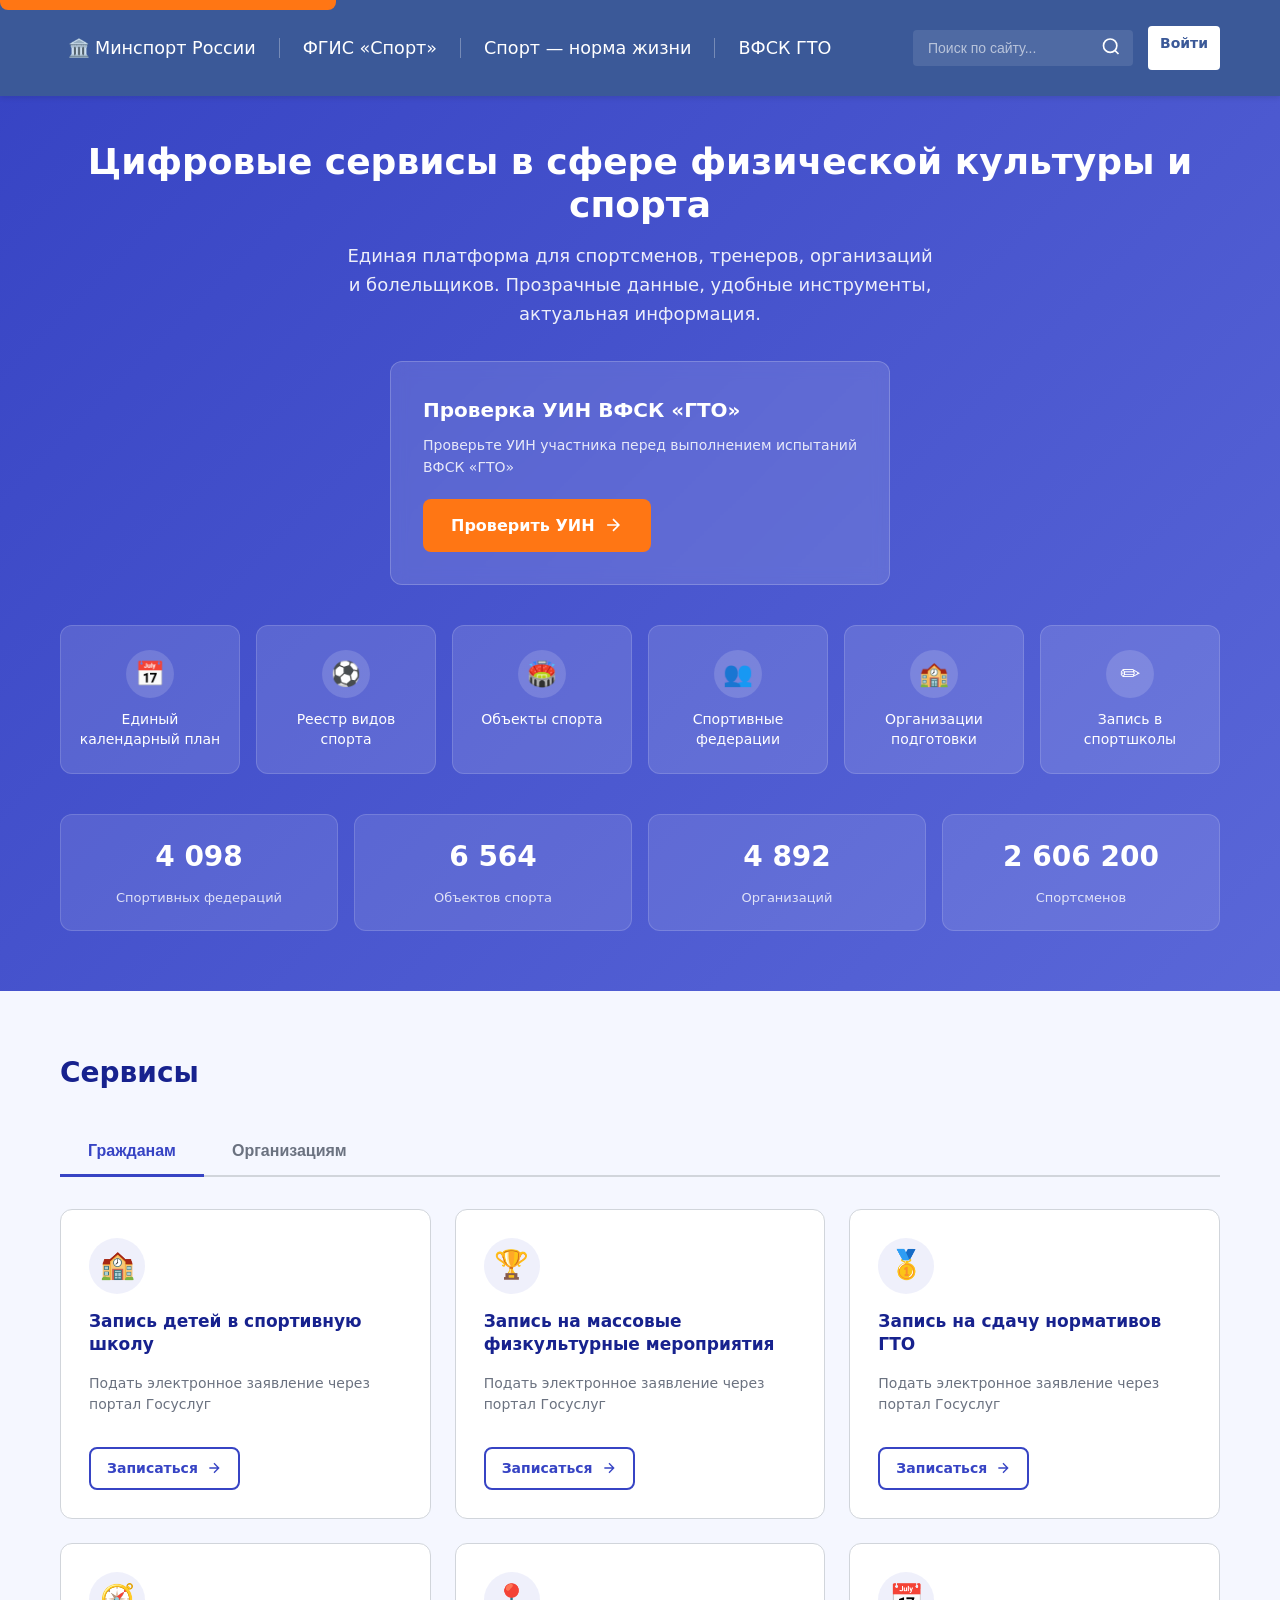
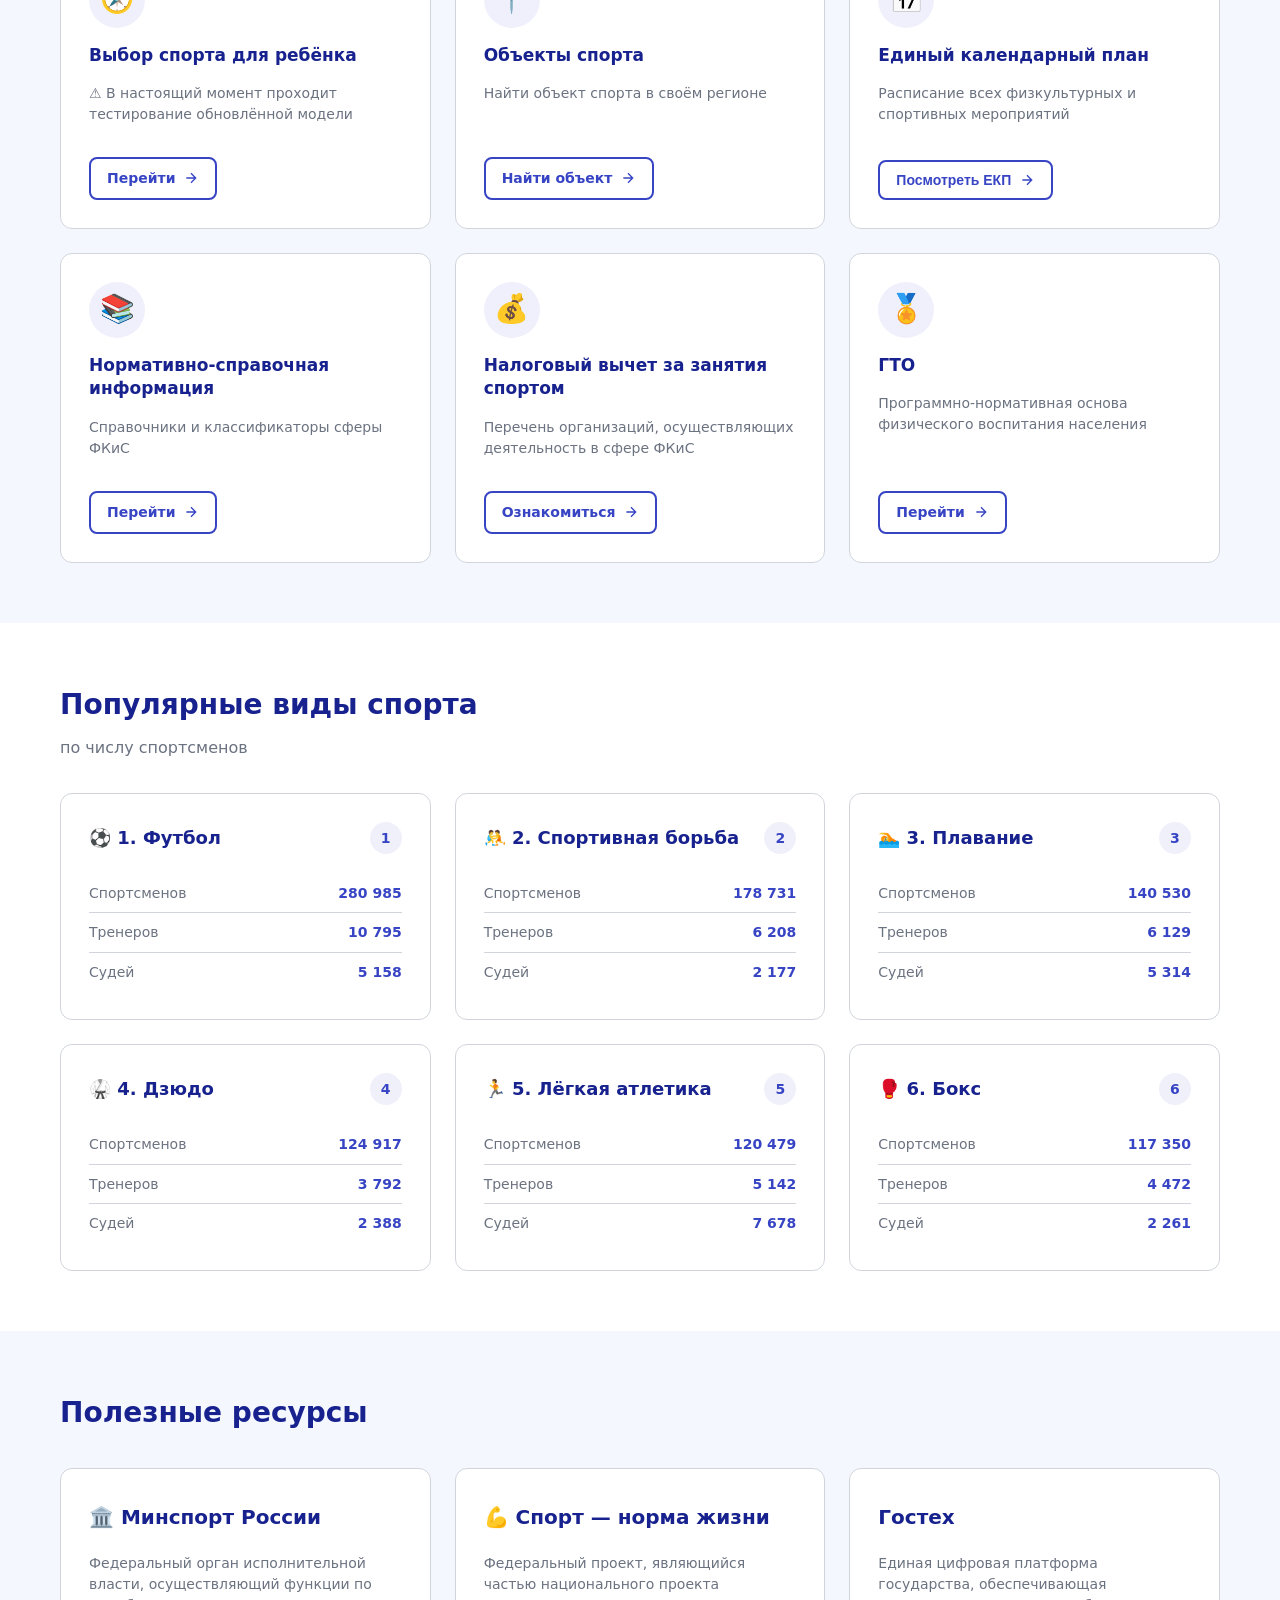
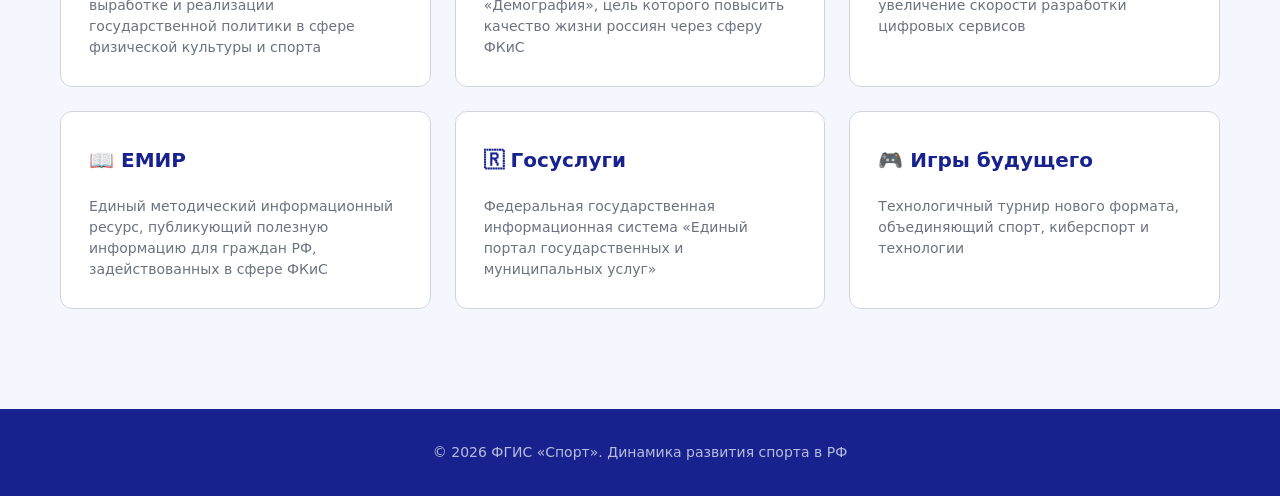
<file: index222.html>
<!DOCTYPE html>
<html lang="ru">
<head>
    <meta charset="UTF-8">
    <meta name="viewport" content="width=device-width, initial-scale=1.0">
    <title>ФГИС «Спорт» — Цифровые сервисы в сфере физической культуры и спорта</title>
    <meta name="description" content="Единая платформа для спортсменов, тренеров, организаций и болельщиков. Календарь мероприятий, реестры, запись в спортшколы.">
    
    <style>
        /* ===== RESET & VARIABLES ===== */
        :root {
            --color-primary: #3744C4;
            --color-primary-dark: #2a36a3;
            --color-accent: #FF7614;
            --color-accent-hover: #e66a12;
            --color-bg: #F5F7FF;
            --color-surface: #FFFFFF;
            --color-text-main: #17228E;
            --color-text-muted: #6B7280;
            --color-success: #10B981;
            --color-error: #EF4444;
            --color-border: #D1D5DB;
            --radius-sm: 6px;
            --radius-md: 12px;
            --radius-btn: 8px;
            --shadow-card: 0 4px 6px rgba(0,0,0,0.05);
            --shadow-focus: 0 0 0 3px rgba(55, 68, 196, 0.2);
            --focus-outline: 2px solid var(--color-primary);
            --font-stack: Inter, system-ui, -apple-system, 'Segoe UI', Roboto, sans-serif;
            --transition-fast: 150ms ease;
        }

        *, *::before, *::after {
            box-sizing: border-box;
            margin: 0;
            padding: 0;
        }

        html {
            scroll-behavior: smooth;
        }

        @media (prefers-reduced-motion: reduce) {
            *, *::before, *::after {
                animation-duration: 0.01ms !important;
                transition-duration: 0.01ms !important;
                scroll-behavior: auto !important;
            }
        }

        body {
            font-family: var(--font-stack);
            font-size: 16px;
            line-height: 1.6;
            color: var(--color-text-main);
            background: var(--color-bg);
            -webkit-font-smoothing: antialiased;
        }

        /* ===== ACCESSIBILITY ===== */
        .skip-link {
            position: absolute;
            top: -40px;
            left: 0;
            background: var(--color-accent);
            color: #fff;
            padding: 12px 24px;
            z-index: 10000;
            text-decoration: none;
            font-weight: 600;
            border-radius: 0 0 var(--radius-btn) var(--radius-btn);
            transition: top var(--transition-fast);
        }
        .skip-link:focus {
            top: 0;
            outline: var(--focus-outline);
            outline-offset: 2px;
        }

        .visually-hidden {
            position: absolute !important;
            width: 1px !important;
            height: 1px !important;
            padding: 0 !important;
            margin: -1px !important;
            overflow: hidden !important;
            clip: rect(0,0,0,0) !important;
            white-space: nowrap !important;
            border: 0 !important;
        }

        /* Focus visible for keyboard users only */
        :focus-visible {
            outline: var(--focus-outline);
            outline-offset: 2px;
        }
        :focus:not(:focus-visible) {
            outline: none;
        }

        body.mouse-focus :focus:not(:focus-visible) {
            outline: none;
        }

        /* ===== CONTAINER ===== */
        .container {
            width: 100%;
            max-width: 1200px;
            margin: 0 auto;
            padding: 0 20px;
        }

        /* ===== HEADER ===== */
        .site-header {
            background: var(--color-primary);
            color: #fff;
            padding: 16px 0;
            position: sticky;
            top: 0;
            z-index: 100;
        }

        .header-inner {
            display: flex;
            align-items: center;
            justify-content: space-between;
            flex-wrap: wrap;
            gap: 16px;
        }

        .logo-group {
            display: flex;
            align-items: center;
            gap: 16px;
            flex-wrap: wrap;
        }

        .logo-link {
            display: flex;
            align-items: center;
            gap: 8px;
            color: #fff;
            text-decoration: none;
            font-weight: 700;
            font-size: 1.1rem;
            padding: 8px;
            border-radius: var(--radius-btn);
            transition: background var(--transition-fast);
        }
        .logo-link:hover, .logo-link:focus {
            background: rgba(255,255,255,0.15);
        }

        .logo-link .divider {
            width: 1px;
            height: 24px;
            background: rgba(255,255,255,0.3);
        }

        .header-actions {
            display: flex;
            gap: 12px;
            align-items: center;
        }

        .search-box {
            position: relative;
        }
        .search-box input {
            padding: 10px 40px 10px 16px;
            border-radius: var(--radius-btn);
            border: 2px solid rgba(255,255,255,0.3);
            background: rgba(255,255,255,0.1);
            color: #fff;
            font-size: 14px;
            width: 240px;
            transition: border-color var(--transition-fast), background var(--transition-fast);
        }
        .search-box input::placeholder {
            color: rgba(255,255,255,0.6);
        }
        .search-box input:focus {
            border-color: #fff;
            background: rgba(255,255,255,0.2);
            outline: none;
        }
        .search-box button {
            position: absolute;
            right: 4px;
            top: 50%;
            transform: translateY(-50%);
            background: none;
            border: none;
            color: rgba(255,255,255,0.7);
            cursor: pointer;
            padding: 8px;
            border-radius: var(--radius-btn);
        }
        .search-box button:hover {
            color: #fff;
        }

        .btn-login {
            background: #fff;
            color: var(--color-primary);
            border: none;
            padding: 10px 20px;
            border-radius: var(--radius-btn);
            font-weight: 600;
            cursor: pointer;
            transition: background var(--transition-fast);
            font-size: 14px;
            min-height: 44px;
        }
        .btn-login:hover {
            background: #f0f0f0;
        }

        /* ===== HERO ===== */
        .hero {
            background: linear-gradient(135deg, var(--color-primary) 0%, #5a67d8 100%);
            color: #fff;
            padding: 60px 0;
            text-align: center;
        }

        .hero h1 {
            font-size: clamp(24px, 4vw, 36px);
            font-weight: 700;
            margin-bottom: 16px;
            line-height: 1.2;
        }

        .hero-subtitle {
            font-size: 18px;
            max-width: 600px;
            margin: 0 auto 32px;
            opacity: 0.9;
        }

        /* UIN Check Widget */
        .uin-widget {
            background: rgba(255,255,255,0.12);
            backdrop-filter: blur(8px);
            border: 1px solid rgba(255,255,255,0.2);
            border-radius: var(--radius-md);
            padding: 32px;
            max-width: 500px;
            margin: 0 auto 40px;
            text-align: left;
        }
        .uin-widget h2 {
            font-size: 20px;
            margin-bottom: 8px;
        }
        .uin-widget p {
            font-size: 14px;
            opacity: 0.85;
            margin-bottom: 20px;
        }
        .btn-uin {
            display: inline-flex;
            align-items: center;
            gap: 8px;
            background: var(--color-accent);
            color: #fff;
            border: none;
            padding: 14px 28px;
            border-radius: var(--radius-btn);
            font-weight: 600;
            font-size: 16px;
            cursor: pointer;
            transition: background var(--transition-fast);
            min-height: 48px;
            text-decoration: none;
        }
        .btn-uin:hover {
            background: var(--color-accent-hover);
        }

        /* ===== QUICK LINKS GRID ===== */
        .quick-links {
            display: grid;
            grid-template-columns: repeat(auto-fit, minmax(180px, 1fr));
            gap: 16px;
            margin-bottom: 40px;
        }

        .quick-link-card {
            background: rgba(255,255,255,0.12);
            border: 1px solid rgba(255,255,255,0.15);
            border-radius: var(--radius-md);
            padding: 24px 16px;
            text-decoration: none;
            color: #fff;
            text-align: center;
            transition: background var(--transition-fast), transform var(--transition-fast);
            display: flex;
            flex-direction: column;
            align-items: center;
            gap: 12px;
            min-height: 120px;
        }
        .quick-link-card:hover {
            background: rgba(255,255,255,0.22);
            transform: translateY(-2px);
        }

        .quick-link-icon {
            width: 48px;
            height: 48px;
            display: flex;
            align-items: center;
            justify-content: center;
            background: rgba(255,255,255,0.15);
            border-radius: 50%;
            font-size: 24px;
        }

        .quick-link-text {
            font-size: 14px;
            font-weight: 500;
            line-height: 1.4;
        }

        /* ===== STATS ===== */
        .stats-grid {
            display: grid;
            grid-template-columns: repeat(auto-fit, minmax(140px, 1fr));
            gap: 16px;
        }

        .stat-card {
            background: rgba(255,255,255,0.1);
            border: 1px solid rgba(255,255,255,0.15);
            padding: 20px;
            border-radius: var(--radius-md);
            text-align: center;
        }

        .stat-number {
            display: block;
            font-size: 28px;
            font-weight: 700;
            margin-bottom: 4px;
        }

        .stat-label {
            font-size: 13px;
            opacity: 0.8;
        }

        /* ===== SECTION ===== */
        .section {
            padding: 60px 0;
        }

        .section-title {
            font-size: 28px;
            font-weight: 700;
            margin-bottom: 32px;
            color: var(--color-text-main);
        }

        /* ===== TABS ===== */
        .tabs-nav {
            display: flex;
            border-bottom: 2px solid var(--color-border);
            margin-bottom: 32px;
            gap: 0;
        }

        .tab-btn {
            padding: 14px 28px;
            background: none;
            border: none;
            border-bottom: 3px solid transparent;
            margin-bottom: -2px;
            font-size: 16px;
            font-weight: 600;
            color: var(--color-text-muted);
            cursor: pointer;
            transition: color var(--transition-fast), border-color var(--transition-fast);
            min-height: 48px;
        }
        .tab-btn:hover {
            color: var(--color-primary);
        }
        .tab-btn[aria-selected="true"] {
            color: var(--color-primary);
            border-bottom-color: var(--color-primary);
        }

        .tab-panel {
            display: none;
        }
        .tab-panel.active {
            display: block;
        }

        /* ===== CARDS GRID ===== */
        .cards-grid {
            display: grid;
            grid-template-columns: repeat(auto-fill, minmax(320px, 1fr));
            gap: 24px;
        }

        .service-card {
            background: var(--color-surface);
            border: 1px solid var(--color-border);
            border-radius: var(--radius-md);
            padding: 28px;
            display: flex;
            flex-direction: column;
            gap: 16px;
            transition: box-shadow var(--transition-fast);
            position: relative;
        }
        .service-card:hover {
            box-shadow: 0 8px 16px rgba(0,0,0,0.08);
        }

        .service-card-icon {
            width: 56px;
            height: 56px;
            display: flex;
            align-items: center;
            justify-content: center;
            background: rgba(55, 68, 196, 0.08);
            border-radius: 50%;
            font-size: 28px;
            flex-shrink: 0;
        }

        .service-card h3 {
            font-size: 17px;
            font-weight: 600;
            line-height: 1.4;
        }

        .service-card p {
            font-size: 14px;
            color: var(--color-text-muted);
            line-height: 1.5;
        }

        .service-card .card-action {
            margin-top: auto;
            padding-top: 16px;
        }

        /* ===== BUTTONS ===== */
        .btn {
            display: inline-flex;
            align-items: center;
            gap: 8px;
            padding: 12px 24px;
            border-radius: var(--radius-btn);
            font-weight: 600;
            font-size: 15px;
            cursor: pointer;
            transition: all var(--transition-fast);
            min-height: 48px;
            text-decoration: none;
            border: 2px solid transparent;
        }

        .btn-primary {
            background: var(--color-primary);
            color: #fff;
        }
        .btn-primary:hover {
            background: var(--color-primary-dark);
        }

        .btn-outline {
            background: transparent;
            border-color: var(--color-primary);
            color: var(--color-primary);
        }
        .btn-outline:hover {
            background: rgba(55, 68, 196, 0.06);
        }

        .btn-sm {
            padding: 8px 16px;
            font-size: 14px;
            min-height: 40px;
        }

        .btn-link {
            background: none;
            border: none;
            color: var(--color-primary);
            padding: 8px 0;
            font-weight: 600;
            font-size: 15px;
            cursor: pointer;
            display: inline-flex;
            align-items: center;
            gap: 4px;
        }
        .btn-link:hover {
            color: var(--color-primary-dark);
        }
        .btn-link svg {
            transition: transform var(--transition-fast);
        }
        .btn-link:hover svg {
            transform: translateX(4px);
        }

        /* ===== EKP PAGE ===== */
        .page {
            display: none;
        }
        .page.active {
            display: block;
        }

        .page-header {
            padding: 32px 0 0;
        }

        .back-btn {
            display: inline-flex;
            align-items: center;
            gap: 8px;
            color: var(--color-primary);
            text-decoration: none;
            font-weight: 500;
            font-size: 15px;
            padding: 8px;
            margin: -8px;
            border-radius: var(--radius-btn);
            transition: background var(--transition-fast);
        }
        .back-btn:hover {
            background: rgba(55, 68, 196, 0.06);
        }

        .page-title {
            font-size: clamp(22px, 3.5vw, 32px);
            font-weight: 700;
            margin: 24px 0 32px;
            line-height: 1.3;
        }

        /* ===== FILTERS ===== */
        .filters-toggle-btn {
            display: inline-flex;
            align-items: center;
            gap: 8px;
            background: var(--color-surface);
            border: 2px solid var(--color-primary);
            color: var(--color-primary);
            padding: 12px 24px;
            border-radius: 100px;
            font-weight: 600;
            font-size: 15px;
            cursor: pointer;
            transition: all var(--transition-fast);
            margin-bottom: 24px;
            min-height: 48px;
        }
        .filters-toggle-btn:hover {
            background: rgba(55, 68, 196, 0.06);
        }
        .filters-toggle-btn[aria-expanded="true"] .chevron {
            transform: rotate(180deg);
        }
        .chevron {
            transition: transform var(--transition-fast);
        }

        .filters-panel {
            background: var(--color-surface);
            border: 1px solid var(--color-border);
            border-radius: var(--radius-md);
            padding: 28px;
            margin-bottom: 32px;
            display: none;
        }
        .filters-panel.open {
            display: block;
        }

        .filters-grid {
            display: grid;
            grid-template-columns: repeat(auto-fit, minmax(200px, 1fr));
            gap: 20px;
            margin-bottom: 24px;
        }

        .form-group label {
            display: block;
            font-weight: 600;
            font-size: 14px;
            margin-bottom: 8px;
            color: var(--color-text-main);
        }

        .form-select, .form-input, .form-date {
            width: 100%;
            padding: 10px 14px;
            border: 1px solid var(--color-border);
            border-radius: var(--radius-sm);
            font-size: 15px;
            background: #fff;
            transition: border-color var(--transition-fast), box-shadow var(--transition-fast);
            min-height: 44px;
        }
        .form-select:focus, .form-input:focus, .form-date:focus {
            border-color: var(--color-primary);
            box-shadow: var(--shadow-focus);
            outline: none;
        }

        .filters-actions {
            display: flex;
            gap: 12px;
            flex-wrap: wrap;
        }

        /* ===== CALENDAR ===== */
        .calendar-wrapper {
            background: var(--color-surface);
            border: 1px solid var(--color-border);
            border-radius: var(--radius-md);
            padding: 24px;
            margin-bottom: 32px;
        }

        .calendar-header {
            display: flex;
            align-items: center;
            justify-content: center;
            gap: 16px;
            margin-bottom: 24px;
        }

        .calendar-header h3 {
            font-size: 18px;
            font-weight: 600;
            min-width: 160px;
            text-align: center;
        }

        .cal-nav-btn {
            width: 40px;
            height: 40px;
            display: flex;
            align-items: center;
            justify-content: center;
            border: 1px solid var(--color-border);
            border-radius: 50%;
            background: #fff;
            cursor: pointer;
            font-size: 18px;
            color: var(--color-primary);
            transition: all var(--transition-fast);
        }
        .cal-nav-btn:hover {
            background: rgba(55, 68, 196, 0.06);
            border-color: var(--color-primary);
        }

        .calendar-grid {
            display: grid;
            grid-template-columns: repeat(7, 1fr);
            gap: 4px;
        }

        .cal-day-header {
            text-align: center;
            font-size: 13px;
            font-weight: 600;
            color: var(--color-text-muted);
            padding: 8px 0;
        }

        .cal-day {
            text-align: center;
            padding: 10px 4px;
            border-radius: 50%;
            cursor: pointer;
            font-size: 15px;
            transition: all var(--transition-fast);
            border: 2px solid transparent;
            min-width: 40px;
            min-height: 40px;
            display: flex;
            align-items: center;
            justify-content: center;
            margin: 0 auto;
        }
        .cal-day:hover {
            background: rgba(55, 68, 196, 0.08);
        }
        .cal-day:focus-visible {
            border-color: var(--color-primary);
            background: rgba(55, 68, 196, 0.1);
        }
        .cal-day.other-month {
            color: #ccc;
        }
        .cal-day.today {
            font-weight: 700;
            background: rgba(55, 68, 196, 0.1);
            color: var(--color-primary);
        }
        .cal-day.has-event {
            background: rgba(255, 118, 20, 0.12);
            color: var(--color-accent);
            font-weight: 600;
        }
        .cal-day.has-event:hover {
            background: rgba(255, 118, 20, 0.2);
        }
        .cal-day.selected {
            background: var(--color-primary);
            color: #fff;
        }

        /* ===== EVENT CARDS ===== */
        .events-list {
            display: flex;
            flex-direction: column;
            gap: 16px;
        }

        .event-card {
            background: var(--color-surface);
            border: 1px solid var(--color-border);
            border-left: 4px solid var(--color-accent);
            border-radius: 0 var(--radius-md) var(--radius-md) 0;
            padding: 24px;
            transition: box-shadow var(--transition-fast);
        }
        .event-card:hover {
            box-shadow: 0 4px 12px rgba(0,0,0,0.08);
        }
        .event-card.fizkultura {
            border-left-color: #0061D9;
        }

        .event-top {
            display: flex;
            justify-content: space-between;
            align-items: flex-start;
            margin-bottom: 12px;
            flex-wrap: wrap;
            gap: 8px;
        }

        .event-badge {
            display: inline-flex;
            padding: 4px 12px;
            border-radius: 4px;
            font-size: 13px;
            font-weight: 600;
        }
        .event-badge.sport {
            background: rgba(255, 118, 20, 0.12);
            color: var(--color-accent);
        }
        .event-badge.fizkultura {
            background: rgba(0, 97, 217, 0.1);
            color: #0061D9;
        }

        .event-ekp {
            font-size: 13px;
            color: var(--color-text-muted);
            font-family: monospace;
        }

        .event-title {
            font-size: 18px;
            font-weight: 700;
            margin-bottom: 6px;
        }

        .event-subtitle {
            font-size: 13px;
            color: var(--color-text-muted);
            margin-bottom: 16px;
        }

        .event-meta {
            display: flex;
            flex-wrap: wrap;
            gap: 16px;
            margin-bottom: 20px;
            font-size: 14px;
        }

        .event-meta-item {
            display: flex;
            align-items: center;
            gap: 6px;
            color: var(--color-text-muted);
        }

        .event-meta-item .icon {
            width: 20px;
            height: 20px;
            display: flex;
            align-items: center;
            justify-content: center;
            background: rgba(55, 68, 196, 0.08);
            border-radius: 50%;
            font-size: 12px;
            flex-shrink: 0;
        }

        /* ===== POPULAR SPORTS ===== */
        .sports-grid {
            display: grid;
            grid-template-columns: repeat(auto-fill, minmax(300px, 1fr));
            gap: 24px;
        }

        .sport-card {
            background: var(--color-surface);
            border: 1px solid var(--color-border);
            border-radius: var(--radius-md);
            padding: 28px;
            transition: box-shadow var(--transition-fast);
        }
        .sport-card:hover {
            box-shadow: 0 4px 12px rgba(0,0,0,0.08);
        }

        .sport-card-header {
            display: flex;
            align-items: center;
            justify-content: space-between;
            margin-bottom: 20px;
        }

        .sport-card-header h3 {
            font-size: 18px;
            font-weight: 700;
        }

        .sport-rank {
            width: 32px;
            height: 32px;
            display: flex;
            align-items: center;
            justify-content: center;
            background: rgba(55, 68, 196, 0.08);
            border-radius: 50%;
            font-weight: 700;
            font-size: 14px;
            color: var(--color-primary);
        }

        .sport-stat {
            display: flex;
            justify-content: space-between;
            padding: 8px 0;
            border-bottom: 1px solid var(--color-border);
            font-size: 14px;
        }
        .sport-stat:last-child {
            border-bottom: none;
        }
        .sport-stat-label {
            color: var(--color-text-muted);
        }
        .sport-stat-value {
            font-weight: 700;
            color: var(--color-primary);
        }

        /* ===== RESOURCES ===== */
        .resources-grid {
            display: grid;
            grid-template-columns: repeat(auto-fill, minmax(300px, 1fr));
            gap: 24px;
        }

        .resource-card {
            background: var(--color-surface);
            border: 1px solid var(--color-border);
            border-radius: var(--radius-md);
            padding: 28px;
            display: flex;
            flex-direction: column;
            gap: 16px;
            transition: box-shadow var(--transition-fast);
            text-decoration: none;
            color: inherit;
        }
        .resource-card:hover {
            box-shadow: 0 4px 12px rgba(0,0,0,0.08);
        }

        .resource-logo {
            height: 40px;
            display: flex;
            align-items: center;
            font-weight: 700;
            font-size: 20px;
            color: var(--color-text-main);
        }

        .resource-card p {
            font-size: 14px;
            color: var(--color-text-muted);
            line-height: 1.5;
        }

        /* ===== FOOTER ===== */
        .site-footer {
            background: var(--color-text-main);
            color: rgba(255,255,255,0.7);
            padding: 32px 0;
            text-align: center;
            font-size: 14px;
            margin-top: 40px;
        }

        /* ===== LIVE REGION ===== */
        #aria-live-region {
            position: absolute;
            width: 1px;
            height: 1px;
            overflow: hidden;
            clip: rect(0,0,0,0);
        }

        /* ===== RESPONSIVE ===== */
        @media (max-width: 768px) {
            .header-inner {
                flex-direction: column;
                align-items: stretch;
            }
            .logo-group {
                justify-content: center;
            }
            .header-actions {
                justify-content: center;
            }
            .search-box input {
                width: 100%;
            }
            .quick-links {
                grid-template-columns: repeat(2, 1fr);
            }
            .cards-grid {
                grid-template-columns: 1fr;
            }
            .filters-grid {
                grid-template-columns: 1fr;
            }
            .calendar-grid {
                gap: 2px;
            }
            .cal-day {
                min-width: 32px;
                min-height: 32px;
                font-size: 13px;
                padding: 6px 2px;
            }
            .event-meta {
                flex-direction: column;
                gap: 8px;
            }
            .sports-grid {
                grid-template-columns: 1fr;
            }
        }

        @media (max-width: 480px) {
            .quick-links {
                grid-template-columns: 1fr;
            }
        }

        /* Стили для хедера */
    .site-header.main-header {
    position: fixed;
    top: 0;
    left: 0;
    width: 100%;
    z-index: 1000;
    transition: transform 0.3s ease-in-out;
    background-color: #3b5998; /* Или твой синий цвет */
    color: white;
    box-shadow: 0 2px 5px rgba(0,0,0,0.1);
}

/* Когда хедер скрыт */
.site-header.main-header.hidden {
    transform: translateY(-100%);
}

/* Отступ для основного контента, чтобы не прятался под хедером */
body {
    padding-top: 70px; /* Подбери под высоту своего хедера */
}

/* Стили для внутреннего контейнера */
.header-inner {
    display: flex;
    justify-content: space-between;
    align-items: center;
    padding: 10px 20px;
    max-width: 1200px;
    margin: 0 auto;
}

/* Логотипы */
.logo-group {
    display: flex;
    align-items: center;
    gap: 15px;
}

.logo-link {
    color: white;
    text-decoration: none;
    font-weight: 500;
    display: flex;
    align-items: center;
    gap: 5px;
}

.divider {
    width: 1px;
    height: 20px;
    background-color: rgba(255,255,255,0.3);
}

/* Поиск и кнопка входа */
.header-actions {
    display: flex;
    align-items: center;
    gap: 15px;
}

.search-box {
    display: flex;
    align-items: center;
    background: rgba(255,255,255,0.1);
    border-radius: 4px;
    padding: 5px 10px;
}

.search-box input {
    background: transparent;
    border: none;
    color: white;
    outline: none;
    padding: 5px;
    width: 200px;
}

.search-box button {
    background: transparent;
    border: none;
    color: white;
    cursor: pointer;
}

.btn-login {
    background: white;
    color: #3b5998;
    padding: 6px 12px;
    border-radius: 4px;
    text-decoration: none;
    font-weight: bold;
}

    body {
        padding-top: 80px; /* Подбери значение под высоту своего хедера */
    }
    </style>

    <style>
        /* Базовые стили для контейнера */
        .filter-container {
            font-family: 'Segoe UI', Tahoma, Geneva, Verdana, sans-serif;
            max-width: 400px;
            margin: 50px auto;
            position: relative; /* Важно для позиционирования списка */
        }

        label {
            display: block;
            margin-bottom: 8px;
            font-weight: bold;
            color: #333;
        }

        /* Стили поля ввода */
        .sport-input {
            width: 100%;
            padding: 10px;
            border: 2px solid #ccc;
            border-radius: 4px;
            font-size: 16px;
            box-sizing: border-box;
        }

        .sport-input:focus {
            border-color: #0056b3;
            outline: none;
            box-shadow: 0 0 0 3px rgba(0, 86, 179, 0.2);
        }

        /* Стили выпадающего списка */
        .sport-listbox {
            position: absolute;
            top: 100%;
            left: 0;
            right: 0;
            background: white;
            border: 1px solid #ddd;
            border-top: none;
            border-radius: 0 0 4px 4px;
            max-height: 250px;
            overflow-y: auto;
            z-index: 1000;
            list-style: none;
            padding: 0;
            margin: 0;
            display: none; /* Скрыт по умолчанию */
            box-shadow: 0 4px 6px rgba(0,0,0,0.1);
        }

        .sport-listbox[aria-hidden="false"] {
            display: block;
        }

        /* Элементы списка */
        .sport-option {
            padding: 10px 15px;
            cursor: pointer;
            border-bottom: 1px solid #eee;
        }

        .sport-option:last-child {
            border-bottom: none;
        }

        /* Стиль для выбранного/активного элемента (важно для визуалов и контекста) */
        .sport-option:hover,
        .sport-option[aria-selected="true"] {
            background-color: #eef6ff;
            color: #0056b3;
        }
        
        /* Сообщение, если ничего не найдено */
        .no-results {
            padding: 10px 15px;
            color: #666;
            font-style: italic;
        }
        .filters-actions {
            display: flex;
            justify-content: center;
            gap: 12px;
            margin-top: 20px;
            margin-bottom: 30px;
        }
    </style>
</head>
<body>

    <!-- Skip Link for Keyboard Navigation -->
    <a href="#main-content" class="skip-link">Перейти к основному контенту</a>

    <!-- ARIA Live Region for Announcements -->
    <div id="aria-live-region" aria-live="polite" aria-atomic="true" role="status"></div>

    <!-- ===== HEADER ===== -->
    <header class="site-header main-header" role="banner">
    <div class="container header-inner">
        <div class="logo-group">
            <a href="https://minsport.gov.ru" target="_blank" rel="noopener" class="logo-link" aria-label="Министерство спорта России — откроется в новой вкладке">
                <span>🏛️</span>
                <span>Минспорт России</span>
            </a>
            <span class="divider" aria-hidden="true"></span>
            <a href="https://sportrf.gov.ru/" class="logo-link" aria-label="ФГИС Спорт — на главную страницу" onclick="showPage('home'); return false;">
                ФГИС «Спорт»
            </a>
            <span class="divider" aria-hidden="true"></span>
            <a href="https://sport-norm.ru" target="_blank" rel="noopener" class="logo-link" aria-label="Спорт — норма жизни — откроется в новой вкладке">
                Спорт — норма жизни
            </a>
            <span class="divider" aria-hidden="true"></span>
            <a href="https://gto.ru" target="_blank" rel="noopener" class="logo-link" aria-label="ВФСК ГТО — откроется в новой вкладке">
                ВФСК ГТО
            </a>
        </div>
        <div class="header-actions">
            <div class="search-box">
                <label for="site-search" class="visually-hidden">Поиск по сайту</label>
                <input type="search" id="site-search" placeholder="Поиск по сайту..." aria-label="Поиск по сайту" autocomplete="off">
                <button type="button" aria-label="Выполнить поиск">
                    <svg width="20" height="20" viewBox="0 0 24 24" fill="none" stroke="currentColor" stroke-width="2">
                        <circle cx="11" cy="11" r="8"/><path d="M21 21l-4.35-4.35"/>
                    </svg>
                </button>
            </div>
            <a href="https://sportrf.gov.ru/login" class="btn-login" aria-label="Войти в личный кабинет">Войти</a>
        </div>
    </div>
</header>

    <!-- ===== MAIN CONTENT ===== -->
    <main id="main-content" role="main" tabindex="-1">

        <!-- ===== HOME PAGE ===== -->
        <div id="page-home" class="page active">

            <!-- Hero Section -->
            <section class="hero" aria-labelledby="hero-title">
                <div class="container">
                    <h1 id="hero-title">Цифровые сервисы в сфере физической культуры и спорта</h1>
                    <p class="hero-subtitle">Единая платформа для спортсменов, тренеров, организаций и болельщиков. Прозрачные данные, удобные инструменты, актуальная информация.</p>

                    <!-- UIN Check Widget -->
                    <div class="uin-widget">
                        <h2>Проверка УИН ВФСК «ГТО»</h2>
                        <p>Проверьте УИН участника перед выполнением испытаний ВФСК «ГТО»</p>
                        <a href="https://sportrf.gov.ru/uin-check" target="_blank" rel="noopener" class="btn-uin" aria-label="Проверить УИН участника ГТО — откроется в новой вкладке">
                            Проверить УИН
                            <svg width="20" height="20" viewBox="0 0 24 24" fill="none" stroke="currentColor" stroke-width="2">
                                <path d="M5 12h14M12 5l7 7-7 7"/>
                            </svg>
                        </a>
                    </div>

                    <!-- Quick Links -->
                    <nav class="quick-links" role="list" aria-label="Быстрые ссылки на разделы">
                        <a href="#" class="quick-link-card" role="listitem" onclick="showPage('ekp'); return false;" aria-label="Открыть раздел: Единый календарный план мероприятий">
                            <div class="quick-link-icon" aria-hidden="true">📅</div>
                            <span class="quick-link-text">Единый календарный план</span>
                        </a>
                        <a href="https://sportrf.gov.ru/sport-types" class="quick-link-card" role="listitem" aria-label="Открыть раздел: Всероссийский реестр видов спорта — откроется в новой вкладке" target="_blank" rel="noopener">
                            <div class="quick-link-icon" aria-hidden="true">⚽</div>
                            <span class="quick-link-text">Реестр видов спорта</span>
                        </a>
                        <a href="https://sportrf.gov.ru/cartographic" class="quick-link-card" role="listitem" aria-label="Открыть раздел: Объекты спорта — откроется в новой вкладке" target="_blank" rel="noopener">
                            <div class="quick-link-icon" aria-hidden="true">🏟️</div>
                            <span class="quick-link-text">Объекты спорта</span>
                        </a>
                        <a href="https://sportrf.gov.ru/sports-federations" class="quick-link-card" role="listitem" aria-label="Открыть раздел: Спортивные федерации — откроется в новой вкладке" target="_blank" rel="noopener">
                            <div class="quick-link-icon" aria-hidden="true">👥</div>
                            <span class="quick-link-text">Спортивные федерации</span>
                        </a>
                        <a href="https://sportrf.gov.ru/organizations" class="quick-link-card" role="listitem" aria-label="Открыть раздел: Организации спортивной подготовки — откроется в новой вкладке" target="_blank" rel="noopener">
                            <div class="quick-link-icon" aria-hidden="true">🏫</div>
                            <span class="quick-link-text">Организации подготовки</span>
                        </a>
                        <a href="https://sportrf.gov.ru/child_predisposition" class="quick-link-card" role="listitem" aria-label="Открыть раздел: Запись в спортивные школы — откроется в новой вкладке" target="_blank" rel="noopener">
                            <div class="quick-link-icon" aria-hidden="true">✏️</div>
                            <span class="quick-link-text">Запись в спортшколы</span>
                        </a>
                    </nav>

                    <!-- Stats -->
                    <div class="stats-grid" aria-label="Статистика платформы в цифрах">
                        <div class="stat-card">
                            <span class="stat-number" data-count="4512" aria-live="polite">0</span>
                            <span class="stat-label">Спортивных федераций</span>
                        </div>
                        <div class="stat-card">
                            <span class="stat-number" data-count="7227" aria-live="polite">0</span>
                            <span class="stat-label">Объектов спорта</span>
                        </div>
                        <div class="stat-card">
                            <span class="stat-number" data-count="5386" aria-live="polite">0</span>
                            <span class="stat-label">Организаций</span>
                        </div>
                        <div class="stat-card">
                            <span class="stat-number" data-count="2869317" aria-live="polite">0</span>
                            <span class="stat-label">Спортсменов</span>
                        </div>
                    </div>
                </div>
            </section>

            <!-- Services Section -->
            <section class="section" aria-labelledby="services-title">
                <div class="container">
                    <h2 id="services-title" class="section-title">Сервисы</h2>

                    <!-- Tabs -->
                    <div class="tabs-nav" role="tablist" aria-label="Категории пользователей">
                        <button role="tab" aria-selected="true" aria-controls="panel-citizens" id="tab-citizens" class="tab-btn" onclick="switchTab('citizens')">
                            Гражданам
                        </button>
                        <button role="tab" aria-selected="false" aria-controls="panel-orgs" id="tab-orgs" class="tab-btn" tabindex="-1" onclick="switchTab('orgs')">
                            Организациям
                        </button>
                    </div>

                    <!-- Citizens Panel -->
                    <div id="panel-citizens" role="tabpanel" aria-labelledby="tab-citizens" class="tab-panel active">
                        <div class="cards-grid">

                            <div class="service-card">
                                <div class="service-card-icon" aria-hidden="true">🏫</div>
                                <h3>Запись детей в спортивную школу</h3>
                                <p>Подать электронное заявление через портал Госуслуг</p>
                                <div class="card-action">
                                    <a href="https://www.gosuslugi.ru" target="_blank" rel="noopener" class="btn btn-outline btn-sm" aria-label="Перейти к записи детей в спортивную школу через Госуслуги">
                                        Записаться
                                        <svg width="16" height="16" viewBox="0 0 24 24" fill="none" stroke="currentColor" stroke-width="2"><path d="M5 12h14M12 5l7 7-7 7"/></svg>
                                    </a>
                                </div>
                            </div>

                            <div class="service-card">
                                <div class="service-card-icon" aria-hidden="true">🏆</div>
                                <h3>Запись на массовые физкультурные мероприятия</h3>
                                <p>Подать электронное заявление через портал Госуслуг</p>
                                <div class="card-action">
                                    <a href="https://www.gosuslugi.ru/landing/sport" target="_blank" rel="noopener" class="btn btn-outline btn-sm" aria-label="Перейти к записи на массовые мероприятия через Госуслуги">
                                        Записаться
                                        <svg width="16" height="16" viewBox="0 0 24 24" fill="none" stroke="currentColor" stroke-width="2"><path d="M5 12h14M12 5l7 7-7 7"/></svg>
                                    </a>
                                </div>
                            </div>

                            <div class="service-card">
                                <div class="service-card-icon" aria-hidden="true">🥇</div>
                                <h3>Запись на сдачу нормативов ГТО</h3>
                                <p>Подать электронное заявление через портал Госуслуг</p>
                                <div class="card-action">
                                    <a href="https://www.gosuslugi.ru/634322/1/form" target="_blank" rel="noopener" class="btn btn-outline btn-sm" aria-label="Перейти к записи на сдачу нормативов ГТО через Госуслуги">
                                        Записаться
                                        <svg width="16" height="16" viewBox="0 0 24 24" fill="none" stroke="currentColor" stroke-width="2"><path d="M5 12h14M12 5l7 7-7 7"/></svg>
                                    </a>
                                </div>
                            </div>

                            <div class="service-card">
                                <div class="service-card-icon" aria-hidden="true">🧭</div>
                                <h3>Выбор спорта для ребёнка</h3>
                                <p>⚠️ В настоящий момент проходит тестирование обновлённой модели</p>
                                <div class="card-action">
                                    <a href="https://sportrf.gov.ru/child_predisposition" target="_blank" rel="noopener" class="btn btn-outline btn-sm" aria-label="Перейти к сервису выбора спорта для ребёнка">
                                        Перейти
                                        <svg width="16" height="16" viewBox="0 0 24 24" fill="none" stroke="currentColor" stroke-width="2"><path d="M5 12h14M12 5l7 7-7 7"/></svg>
                                    </a>
                                </div>
                            </div>

                            <div class="service-card">
                                <div class="service-card-icon" aria-hidden="true">📍</div>
                                <h3>Объекты спорта</h3>
                                <p>Найти объект спорта в своём регионе</p>
                                <div class="card-action">
                                    <a href="https://sportrf.gov.ru/cartographic" target="_blank" rel="noopener" class="btn btn-outline btn-sm" aria-label="Перейти к карте объектов спорта">
                                        Найти объект
                                        <svg width="16" height="16" viewBox="0 0 24 24" fill="none" stroke="currentColor" stroke-width="2"><path d="M5 12h14M12 5l7 7-7 7"/></svg>
                                    </a>
                                </div>
                            </div>

                            <div class="service-card">
                                <div class="service-card-icon" aria-hidden="true">📅</div>
                                <h3>Единый календарный план</h3>
                                <p>Расписание всех физкультурных и спортивных мероприятий</p>
                                <div class="card-action">
                                    <button class="btn btn-outline btn-sm" onclick="showPage('ekp')" aria-label="Посмотреть календарный план мероприятий">
                                        Посмотреть ЕКП
                                        <svg width="16" height="16" viewBox="0 0 24 24" fill="none" stroke="currentColor" stroke-width="2"><path d="M5 12h14M12 5l7 7-7 7"/></svg>
                                    </button>
                                </div>
                            </div>

                            <div class="service-card">
                                <div class="service-card-icon" aria-hidden="true">📚</div>
                                <h3>Нормативно-справочная информация</h3>
                                <p>Справочники и классификаторы сферы ФКиС</p>
                                <div class="card-action">
                                    <a href="https://sportrf.gov.ru/nsi" target="_blank" rel="noopener" class="btn btn-outline btn-sm" aria-label="Перейти к нормативно-справочной информации">
                                        Перейти
                                        <svg width="16" height="16" viewBox="0 0 24 24" fill="none" stroke="currentColor" stroke-width="2"><path d="M5 12h14M12 5l7 7-7 7"/></svg>
                                    </a>
                                </div>
                            </div>

                            <div class="service-card">
                                <div class="service-card-icon" aria-hidden="true">💰</div>
                                <h3>Налоговый вычет за занятия спортом</h3>
                                <p>Перечень организаций, осуществляющих деятельность в сфере ФКиС</p>
                                <div class="card-action">
                                    <a href="https://www.minsport.gov.ru/activity/mass-sport/#sId-6476" target="_blank" rel="noopener" class="btn btn-outline btn-sm" aria-label="Ознакомиться с перечнем организаций для налогового вычета">
                                        Ознакомиться
                                        <svg width="16" height="16" viewBox="0 0 24 24" fill="none" stroke="currentColor" stroke-width="2"><path d="M5 12h14M12 5l7 7-7 7"/></svg>
                                    </a>
                                </div>
                            </div>

                            <div class="service-card">
                                <div class="service-card-icon" aria-hidden="true">🏅</div>
                                <h3>ГТО</h3>
                                <p>Программно-нормативная основа физического воспитания населения</p>
                                <div class="card-action">
                                    <a href="https://gto.ru" target="_blank" rel="noopener" class="btn btn-outline btn-sm" aria-label="Перейти на сайт ГТО">
                                        Перейти
                                        <svg width="16" height="16" viewBox="0 0 24 24" fill="none" stroke="currentColor" stroke-width="2"><path d="M5 12h14M12 5l7 7-7 7"/></svg>
                                    </a>
                                </div>
                            </div>

                        </div>
                    </div>

                    <!-- Organizations Panel -->
                    <div id="panel-orgs" role="tabpanel" aria-labelledby="tab-orgs" class="tab-panel">
                        <div class="cards-grid">

                            <div class="service-card">
                                <div class="service-card-icon" aria-hidden="true">🏅</div>
                                <h3>Присвоение спортивных разрядов</h3>
                                <p>Запись доступна в некоторых регионах</p>
                                <div class="card-action">
                                    <a href="https://sportrf.gov.ru/sport-ranks" target="_blank" rel="noopener" class="btn btn-outline btn-sm" aria-label="Перейти к сервису присвоения спортивных разрядов">
                                        Перейти
                                        <svg width="16" height="16" viewBox="0 0 24 24" fill="none" stroke="currentColor" stroke-width="2"><path d="M5 12h14M12 5l7 7-7 7"/></svg>
                                    </a>
                                </div>
                            </div>

                            <div class="service-card">
                                <div class="service-card-icon" aria-hidden="true">⚖️</div>
                                <h3>Присвоение категорий спортивных судей</h3>
                                <p>Запись доступна в некоторых регионах</p>
                                <div class="card-action">
                                    <a href="https://sportrf.gov.ru/judges" target="_blank" rel="noopener" class="btn btn-outline btn-sm" aria-label="Перейти к сервису присвоения категорий судей">
                                        Перейти
                                        <svg width="16" height="16" viewBox="0 0 24 24" fill="none" stroke="currentColor" stroke-width="2"><path d="M5 12h14M12 5l7 7-7 7"/></svg>
                                    </a>
                                </div>
                            </div>

                            <div class="service-card">
                                <div class="service-card-icon" aria-hidden="true">🏛️</div>
                                <h3>Статус региональной спортивной федерации</h3>
                                <p>Запись доступна в некоторых регионах</p>
                                <div class="card-action">
                                    <a href="https://sportrf.gov.ru/federation-status" target="_blank" rel="noopener" class="btn btn-outline btn-sm" aria-label="Перейти к сервису получения статуса федерации">
                                        Перейти
                                        <svg width="16" height="16" viewBox="0 0 24 24" fill="none" stroke="currentColor" stroke-width="2"><path d="M5 12h14M12 5l7 7-7 7"/></svg>
                                    </a>
                                </div>
                            </div>

                            <div class="service-card">
                                <div class="service-card-icon" aria-hidden="true">🏟️</div>
                                <h3>Реестр объектов спорта</h3>
                                <p>Подать заявление через Госуслуги</p>
                                <div class="card-action">
                                    <a href="https://www.gosuslugi.ru" target="_blank" rel="noopener" class="btn btn-outline btn-sm" aria-label="Подать заявление на внесение объекта в реестр через Госуслуги">
                                        Подать заявление
                                        <svg width="16" height="16" viewBox="0 0 24 24" fill="none" stroke="currentColor" stroke-width="2"><path d="M5 12h14M12 5l7 7-7 7"/></svg>
                                    </a>
                                </div>
                            </div>

                        </div>
                    </div>
                </div>
            </section>

            <!-- Popular Sports Section -->
            <section class="section" style="background: var(--color-surface);" aria-labelledby="sports-title">
                <div class="container">
                    <h2 id="sports-title" class="section-title">Популярные виды спорта</h2>
                    <p style="color: var(--color-text-muted); margin-top: -24px; margin-bottom: 32px;">по числу спортсменов</p>

                    <div class="sports-grid">
                        <div class="sport-card">
                            <div class="sport-card-header">
                                <h3>⚽ 1. Футбол</h3>
                                <span class="sport-rank" aria-hidden="true">1</span>
                            </div>
                            <div class="sport-stat">
                                <span class="sport-stat-label">Спортсменов</span>
                                <span class="sport-stat-value">280 985</span>
                            </div>
                            <div class="sport-stat">
                                <span class="sport-stat-label">Тренеров</span>
                                <span class="sport-stat-value">10 795</span>
                            </div>
                            <div class="sport-stat">
                                <span class="sport-stat-label">Судей</span>
                                <span class="sport-stat-value">5 158</span>
                            </div>
                        </div>

                        <div class="sport-card">
                            <div class="sport-card-header">
                                <h3>🤼 2. Спортивная борьба</h3>
                                <span class="sport-rank" aria-hidden="true">2</span>
                            </div>
                            <div class="sport-stat">
                                <span class="sport-stat-label">Спортсменов</span>
                                <span class="sport-stat-value">178 731</span>
                            </div>
                            <div class="sport-stat">
                                <span class="sport-stat-label">Тренеров</span>
                                <span class="sport-stat-value">6 208</span>
                            </div>
                            <div class="sport-stat">
                                <span class="sport-stat-label">Судей</span>
                                <span class="sport-stat-value">2 177</span>
                            </div>
                        </div>

                        <div class="sport-card">
                            <div class="sport-card-header">
                                <h3>🏊 3. Плавание</h3>
                                <span class="sport-rank" aria-hidden="true">3</span>
                            </div>
                            <div class="sport-stat">
                                <span class="sport-stat-label">Спортсменов</span>
                                <span class="sport-stat-value">140 530</span>
                            </div>
                            <div class="sport-stat">
                                <span class="sport-stat-label">Тренеров</span>
                                <span class="sport-stat-value">6 129</span>
                            </div>
                            <div class="sport-stat">
                                <span class="sport-stat-label">Судей</span>
                                <span class="sport-stat-value">5 314</span>
                            </div>
                        </div>

                        <div class="sport-card">
                            <div class="sport-card-header">
                                <h3>🥋 4. Дзюдо</h3>
                                <span class="sport-rank" aria-hidden="true">4</span>
                            </div>
                            <div class="sport-stat">
                                <span class="sport-stat-label">Спортсменов</span>
                                <span class="sport-stat-value">124 917</span>
                            </div>
                            <div class="sport-stat">
                                <span class="sport-stat-label">Тренеров</span>
                                <span class="sport-stat-value">3 792</span>
                            </div>
                            <div class="sport-stat">
                                <span class="sport-stat-label">Судей</span>
                                <span class="sport-stat-value">2 388</span>
                            </div>
                        </div>

                        <div class="sport-card">
                            <div class="sport-card-header">
                                <h3>🏃 5. Лёгкая атлетика</h3>
                                <span class="sport-rank" aria-hidden="true">5</span>
                            </div>
                            <div class="sport-stat">
                                <span class="sport-stat-label">Спортсменов</span>
                                <span class="sport-stat-value">120 479</span>
                            </div>
                            <div class="sport-stat">
                                <span class="sport-stat-label">Тренеров</span>
                                <span class="sport-stat-value">5 142</span>
                            </div>
                            <div class="sport-stat">
                                <span class="sport-stat-label">Судей</span>
                                <span class="sport-stat-value">7 678</span>
                            </div>
                        </div>

                        <div class="sport-card">
                            <div class="sport-card-header">
                                <h3>🥊 6. Бокс</h3>
                                <span class="sport-rank" aria-hidden="true">6</span>
                            </div>
                            <div class="sport-stat">
                                <span class="sport-stat-label">Спортсменов</span>
                                <span class="sport-stat-value">117 350</span>
                            </div>
                            <div class="sport-stat">
                                <span class="sport-stat-label">Тренеров</span>
                                <span class="sport-stat-value">4 472</span>
                            </div>
                            <div class="sport-stat">
                                <span class="sport-stat-label">Судей</span>
                                <span class="sport-stat-value">2 261</span>
                            </div>
                        </div>
                    </div>
                </div>
            </section>

            <!-- Resources Section -->
            <section class="section" aria-labelledby="resources-title">
                <div class="container">
                    <h2 id="resources-title" class="section-title">Полезные ресурсы</h2>

                    <div class="resources-grid">
                        <a href="https://minsport.gov.ru" target="_blank" rel="noopener" class="resource-card" aria-label="Министерство спорта России — официальный сайт — откроется в новой вкладке">
                            <div class="resource-logo">🏛️ Минспорт России</div>
                            <p>Федеральный орган исполнительной власти, осуществляющий функции по выработке и реализации государственной политики в сфере физической культуры и спорта</p>
                        </a>

                        <a href="https://sport-norm.ru" target="_blank" rel="noopener" class="resource-card" aria-label="Спорт — норма жизни — федеральный проект — откроется в новой вкладке">
                            <div class="resource-logo">💪 Спорт — норма жизни</div>
                            <p>Федеральный проект, являющийся частью национального проекта «Демография», цель которого повысить качество жизни россиян через сферу ФКиС</p>
                        </a>

                        <a href="https://platform.gov.ru" target="_blank" rel="noopener" class="resource-card" aria-label="Гостех — единая цифровая платформа государства — откроется в новой вкладке">
                            <div class="resource-logo"> Гостех</div>
                            <p>Единая цифровая платформа государства, обеспечивающая увеличение скорости разработки цифровых сервисов</p>
                        </a>

                        <a href="http://emir.gov.ru" target="_blank" rel="noopener" class="resource-card" aria-label="ЕМИР — единый методический информационный ресурс — откроется в новой вкладке">
                            <div class="resource-logo">📖 ЕМИР</div>
                            <p>Единый методический информационный ресурс, публикующий полезную информацию для граждан РФ, задействованных в сфере ФКиС</p>
                        </a>

                        <a href="https://gosuslugi.ru" target="_blank" rel="noopener" class="resource-card" aria-label="Госуслуги — портал государственных услуг — откроется в новой вкладке">
                            <div class="resource-logo">🇷 Госуслуги</div>
                            <p>Федеральная государственная информационная система «Единый портал государственных и муниципальных услуг»</p>
                        </a>

                        <a href="https://gofuture.games" target="_blank" rel="noopener" class="resource-card" aria-label="Игры будущего — технологичный турнир нового формата — откроется в новой вкладке">
                            <div class="resource-logo">🎮 Игры будущего</div>
                            <p>Технологичный турнир нового формата, объединяющий спорт, киберспорт и технологии</p>
                        </a>
                    </div>
                </div>
            </section>

        </div>

        <!-- ===== EKP PAGE ===== -->
        <div id="page-ekp" class="page">
            <div class="container">
                <div class="page-header">
                    <a href="#" class="back-btn" onclick="showPage('home'); return false;" aria-label="Вернуться на главную страницу">
                        <svg width="20" height="20" viewBox="0 0 24 24" fill="none" stroke="currentColor" stroke-width="2">
                            <path d="M19 12H5M12 19l-7-7 7-7"/>
                        </svg>
                        Назад
                    </a>
                    <h1 class="page-title">Единый календарный план физкультурных и спортивных мероприятий</h1>
                </div>

                <!-- Filters Toggle Button -->
                <button class="filters-toggle-btn" id="filters-toggle" aria-expanded="false" aria-controls="filters-panel" onclick="toggleFilters()">
                    <svg width="20" height="20" viewBox="0 0 24 24" fill="none" stroke="currentColor" stroke-width="2" aria-hidden="true">
                        <path d="M22 3H2l8 9.46V19l4 2v-8.54L22 3z"/>
                    </svg>
                    <span id="filters-btn-text">Показать фильтры</span>
                    <svg class="chevron" width="16" height="16" viewBox="0 0 24 24" fill="none" stroke="currentColor" stroke-width="2" aria-hidden="true">
                        <path d="M6 9l6 6 6-6"/>
                    </svg>
                </button>

                <!-- Filters Panel -->
                <div id="filters-panel" class="filters-panel" role="search" aria-label="Фильтры поиска мероприятий">
                    <form id="ekp-form" onsubmit="applyFilters(event)">
                        <div class="filters-grid">
                            <div class="form-group">
                                <label for="filter-type">Вид мероприятия</label>
                                <select id="filter-type" class="form-select">
                                    <option value="all">Все</option>
                                    <option value="sport">Спортивные</option>
                                    <option value="fizkultura">Физкультурные</option>
                                </select>
                            </div>
                            <div class="form-group" style="flex: 1; min-width: 200px; position: relative;">
                                    <label for="sport-search">Вид спорта</label>
                                    <input 
                                        type="text" 
                                        id="sport-search" 
                                        class="sport-input" 
                                        placeholder="Начните вводить название..." 
                                        role="combobox" 
                                        aria-expanded="false" 
                                        aria-controls="sport-listbox" 
                                        aria-autocomplete="list"
                                        autocomplete="off"
                                    >
                                    <ul 
                                        id="sport-listbox" 
                                        class="sport-listbox" 
                                        role="listbox" 
                                        aria-label="Список видов спорта"
                                        aria-hidden="true"
                                    >
                                        <!-- Опции будут генерироваться JS -->
                                    </ul>
                                <!-- <input type="text" id="filter-sport" class="form-input" placeholder="Поиск вида спорта..." aria-label="Поиск по виду спорта"> -->
                            </div>
                            <div class="form-group">
                                <label for="filter-region">Субъект РФ</label>
                                <select id="filter-region" class="form-select">
                                    <option value="all">Все регионы</option>
                                    <option value="greece">Греция</option>
                                    <option value="crimea">Республика Крым</option>
                                    <option value="krasnodar">Краснодарский край</option>
                                    <option value="rostov">Ростовская область</option>
                                    <option value="lipetsk">Липецкая область</option>
                                    <option value="novosibirsk">Новосибирская область</option>
                                    <option value="voronezh">Воронежская область</option>
                                </select>
                            </div>
                            <div class="form-group">
                                <label for="filter-date-from">Дата с</label>
                                <input type="date" id="filter-date-from" class="form-date" value="2026-04-01">
                            </div>
                            <div class="form-group">
                                <label for="filter-date-to">Дата по</label>
                                <input type="date" id="filter-date-to" class="form-date" value="2026-04-30">
                            </div>
                        </div>
                        <div class="filters-actions">
                            <button type="submit" class="btn btn-primary">Применить фильтры</button>
                            <button type="button" class="btn btn-outline" onclick="resetFilters()">Сбросить</button>
                        </div>
                    </form>
                </div>

                <!-- Calendar -->
                <div class="calendar-wrapper" role="application" aria-label="Календарь мероприятий на апрель 2026 года">
                    <div class="calendar-header">
                        <button class="cal-nav-btn" aria-label="Предыдущий месяц" onclick="changeMonth(-1)">‹</button>
                        <h3 id="calendar-month-label">Апрель 2026</h3>
                        <button class="cal-nav-btn" aria-label="Следующий месяц" onclick="changeMonth(1)">›</button>
                    </div>
                    <div class="calendar-grid" id="calendar-grid" role="grid" aria-label="Календарная сетка">
                        <!-- Day headers -->
                        <div class="cal-day-header" role="columnheader">Пн</div>
                        <div class="cal-day-header" role="columnheader">Вт</div>
                        <div class="cal-day-header" role="columnheader">Ср</div>
                        <div class="cal-day-header" role="columnheader">Чт</div>
                        <div class="cal-day-header" role="columnheader">Пт</div>
                        <div class="cal-day-header" role="columnheader">Сб</div>
                        <div class="cal-day-header" role="columnheader">Вс</div>
                        <!-- Days will be generated by JS -->
                    </div>
                </div>

                <!-- Events List -->
                <div class="events-list" id="events-list" role="list" aria-label="Список мероприятий">
                    <!-- Event 1 -->
                    <article class="event-card" role="listitem">
                        <div class="event-top">
                            <span class="event-badge sport" aria-label="Тип мероприятия: спортивное">Спортивные</span>
                            <span class="event-ekp" aria-label="Номер ЕКП: 2102000014054894">№ ЕКП 2102000014054894</span>
                        </div>
                        <h3 class="event-title">Первенство Европы</h3>
                        <p class="event-subtitle">Международные спортивные мероприятия</p>
                        <div class="event-meta">
                            <div class="event-meta-item">
                                <span class="icon" aria-hidden="true">🥋</span>
                                <span>Тхэквондо ИТФ</span>
                            </div>
                            <div class="event-meta-item">
                                <span class="icon" aria-hidden="true">👥</span>
                                <span>Юниоры, юниорки 16-17</span>
                            </div>
                            <div class="event-meta-item">
                                <span class="icon" aria-hidden="true">📅</span>
                                <span>19 – 25 апреля</span>
                            </div>
                            <div class="event-meta-item">
                                <span class="icon" aria-hidden="true">📍</span>
                                <span>Греция</span>
                            </div>
                        </div>
                        <a href="https://sportrf.gov.ru/ekp/2102000014054894" target="_blank" rel="noopener" class="btn btn-outline btn-sm" aria-label="Подробнее о мероприятии: Первенство Европы по тхэквондо ИТФ">
                            Подробнее
                            <svg width="16" height="16" viewBox="0 0 24 24" fill="none" stroke="currentColor" stroke-width="2"><path d="M5 12h14M12 5l7 7-7 7"/></svg>
                        </a>
                    </article>

                    <!-- Event 2 -->
                    <article class="event-card" role="listitem">
                        <div class="event-top">
                            <span class="event-badge sport" aria-label="Тип мероприятия: спортивное">Спортивные</span>
                            <span class="event-ekp" aria-label="Номер ЕКП: 2114910024052587">№ ЕКП 2114910024052587</span>
                        </div>
                        <h3 class="event-title">Учебно-тренировочное мероприятие</h3>
                        <p class="event-subtitle">Учебно-тренировочные мероприятия</p>
                        <div class="event-meta">
                            <div class="event-meta-item">
                                <span class="icon" aria-hidden="true"></span>
                                <span>Спорт глухих</span>
                            </div>
                            <div class="event-meta-item">
                                <span class="icon" aria-hidden="true">👥</span>
                                <span>Мужчины, женщины, юноши 12-18, девушки 12-18</span>
                            </div>
                            <div class="event-meta-item">
                                <span class="icon" aria-hidden="true">📅</span>
                                <span>24 апреля – 05 мая</span>
                            </div>
                            <div class="event-meta-item">
                                <span class="icon" aria-hidden="true">📍</span>
                                <span>Республика Крым</span>
                            </div>
                        </div>
                        <a href="https://sportrf.gov.ru/ekp/2114910024052587" target="_blank" rel="noopener" class="btn btn-outline btn-sm" aria-label="Подробнее о мероприятии: учебно-тренировочное мероприятие по спорту глухих">
                            Подробнее
                            <svg width="16" height="16" viewBox="0 0 24 24" fill="none" stroke="currentColor" stroke-width="2"><path d="M5 12h14M12 5l7 7-7 7"/></svg>
                        </a>
                    </article>

                    <!-- Event 3 -->
                    <article class="event-card fizkultura" role="listitem">
                        <div class="event-top">
                            <span class="event-badge fizkultura" aria-label="Тип мероприятия: физкультурное">Физкультурные</span>
                            <span class="event-ekp" aria-label="Номер ЕКП: 1014340001005147">№ ЕКП 1014340001005147</span>
                        </div>
                        <h3 class="event-title">Всероссийские соревнования по баскетболу среди студенческих команд</h3>
                        <p class="event-subtitle">Всероссийские физкультурные мероприятия</p>
                        <div class="event-meta">
                            <div class="event-meta-item">
                                <span class="icon" aria-hidden="true">🏀</span>
                                <span>Баскетбол</span>
                            </div>
                            <div class="event-meta-item">
                                <span class="icon" aria-hidden="true">👥</span>
                                <span>Юниоры, юниорки 17-25</span>
                            </div>
                            <div class="event-meta-item">
                                <span class="icon" aria-hidden="true">📅</span>
                                <span>15 – 20 апреля</span>
                            </div>
                            <div class="event-meta-item">
                                <span class="icon" aria-hidden="true">📍</span>
                                <span>Воронежская, Волгоградская область</span>
                            </div>
                        </div>
                        <a href="https://sportrf.gov.ru/ekp/1014340001005147" target="_blank" rel="noopener" class="btn btn-outline btn-sm" aria-label="Подробнее о мероприятии: соревнования по баскетболу среди студентов">
                            Подробнее
                            <svg width="16" height="16" viewBox="0 0 24 24" fill="none" stroke="currentColor" stroke-width="2"><path d="M5 12h14M12 5l7 7-7 7"/></svg>
                        </a>
                    </article>

                    <!-- Event 4 -->
                    <article class="event-card" role="listitem">
                        <div class="event-top">
                            <span class="event-badge sport" aria-label="Тип мероприятия: спортивное">Спортивные</span>
                            <span class="event-ekp" aria-label="Номер ЕКП: 2118610017045329">№ ЕКП 2118610017045329</span>
                        </div>
                        <h3 class="event-title">Чемпионат федерального округа (Южный)</h3>
                        <p class="event-subtitle">Межрегиональные спортивные мероприятия</p>
                        <div class="event-meta">
                            <div class="event-meta-item">
                                <span class="icon" aria-hidden="true">🥋</span>
                                <span>Восточное боевое единоборство</span>
                            </div>
                            <div class="event-meta-item">
                                <span class="icon" aria-hidden="true">👥</span>
                                <span>Женщины, мужчины</span>
                            </div>
                            <div class="event-meta-item">
                                <span class="icon" aria-hidden="true">📅</span>
                                <span>24 – 27 апреля</span>
                            </div>
                            <div class="event-meta-item">
                                <span class="icon" aria-hidden="true">📍</span>
                                <span>Ростовская область</span>
                            </div>
                        </div>
                        <a href="https://sportrf.gov.ru/ekp/2118610017045329" target="_blank" rel="noopener" class="btn btn-outline btn-sm" aria-label="Подробнее о мероприятии: чемпионат Южного федерального округа">
                            Подробнее
                            <svg width="16" height="16" viewBox="0 0 24 24" fill="none" stroke="currentColor" stroke-width="2"><path d="M5 12h14M12 5l7 7-7 7"/></svg>
                        </a>
                    </article>

                    <!-- Event 5 -->
                    <article class="event-card" role="listitem">
                        <div class="event-top">
                            <span class="event-badge sport" aria-label="Тип мероприятия: спортивное">Спортивные</span>
                            <span class="event-ekp" aria-label="Номер ЕКП: 2145000017053258">№ ЕКП 2145000017053258</span>
                        </div>
                        <h3 class="event-title">Чемпионат федерального округа (Центральный)</h3>
                        <p class="event-subtitle">Межрегиональные спортивные мероприятия</p>
                        <div class="event-meta">
                            <div class="event-meta-item">
                                <span class="icon" aria-hidden="true">📻</span>
                                <span>Радиоспорт</span>
                            </div>
                            <div class="event-meta-item">
                                <span class="icon" aria-hidden="true">👥</span>
                                <span>Мужчины, женщины</span>
                            </div>
                            <div class="event-meta-item">
                                <span class="icon" aria-hidden="true">📅</span>
                                <span>25 апреля</span>
                            </div>
                            <div class="event-meta-item">
                                <span class="icon" aria-hidden="true">📍</span>
                                <span>По месту нахождения участников</span>
                            </div>
                        </div>
                        <a href="https://sportrf.gov.ru/ekp/2145000017053258" target="_blank" rel="noopener" class="btn btn-outline btn-sm" aria-label="Подробнее о мероприятии: чемпионат Центрального федерального округа по радиоспорту">
                            Подробнее
                            <svg width="16" height="16" viewBox="0 0 24 24" fill="none" stroke="currentColor" stroke-width="2"><path d="M5 12h14M12 5l7 7-7 7"/></svg>
                        </a>
                    </article>

                </div>

                <!-- Load More -->
                <div style="text-align: center; margin-top: 32px;">
                    <button class="btn btn-outline" aria-label="Загрузить ещё мероприятия" onclick="announce('Функция загрузки дополнительных мероприятий в разработке')">
                        Показать ещё
                    </button>
                </div>

            </div>
        </div>

    </main>

    <!-- ===== FOOTER ===== -->
    <footer class="site-footer" role="contentinfo">
        <div class="container">
            <p>© 2026 ФГИС «Спорт». Динамика развития спорта в РФ</p>
        </div>
    </footer>

    <!-- ===== JAVASCRIPT ===== -->
    <script>
        // ===== FOCUS TRACKING =====
        (function() {
            let isMouse = false;
            document.addEventListener('mousedown', function() { isMouse = true; });
            document.addEventListener('keydown', function(e) {
                if (e.key === 'Tab') {
                    isMouse = false;
                    document.body.classList.remove('mouse-focus');
                }
            });
            document.addEventListener('mouseup', function() {
                if (isMouse) {
                    document.body.classList.add('mouse-focus');
                }
            });
        })();

        // ===== ARIA LIVE ANNOUNCEMENTS =====
        function announce(message) {
            var region = document.getElementById('aria-live-region');
            region.textContent = '';
            setTimeout(function() {
                region.textContent = message;
            }, 100);
        }

        // ===== PAGE NAVIGATION =====
        function showPage(pageId) {
            // Hide all pages
            var pages = document.querySelectorAll('.page');
            for (var i = 0; i < pages.length; i++) {
                pages[i].classList.remove('active');
            }
            
            // Show target page
            var target = document.getElementById('page-' + pageId);
            if (target) {
                target.classList.add('active');
            }
            
            // Update page title
            if (pageId === 'home') {
                document.title = 'ФГИС «Спорт» — Цифровые сервисы в сфере физической культуры и спорта';
                announce('Главная страница ФГИС Спорт');
            } else if (pageId === 'ekp') {
                document.title = 'Единый календарный план — ФГИС «Спорт»';
                announce('Страница Единого календарного плана');
            }
            
            // Focus main content
            var main = document.getElementById('main-content');
            if (main) {
                main.focus();
            }
            
            // Scroll to top
            window.scrollTo(0, 0);
        }

        // ===== TABS =====
        function switchTab(tabName) {
            var citizensTab = document.getElementById('tab-citizens');
            var orgsTab = document.getElementById('tab-orgs');
            var citizensPanel = document.getElementById('panel-citizens');
            var orgsPanel = document.getElementById('panel-orgs');
            
            if (tabName === 'citizens') {
                citizensTab.setAttribute('aria-selected', 'true');
                
                orgsTab.setAttribute('aria-selected', 'false');
                
                citizensPanel.classList.add('active');
                orgsPanel.classList.remove('active');
                announce('Вкладка: Гражданам');
            } else {
                orgsTab.setAttribute('aria-selected', 'true');
                
                citizensTab.setAttribute('aria-selected', 'false');
                
                orgsPanel.classList.add('active');
                citizensPanel.classList.remove('active');
                announce('Вкладка: Организациям');
            }
        }

        // Tab keyboard navigation
        document.addEventListener('DOMContentLoaded', function() {
            var tablist = document.querySelector('[role="tablist"]');
            if (tablist) {
                tablist.addEventListener('keydown', function(e) {
                    var tabs = Array.from(tablist.querySelectorAll('[role="tab"]'));
                    var currentIdx = tabs.indexOf(document.activeElement);
                    
                    if (e.key === 'ArrowRight' || e.key === 'ArrowDown') {
                        e.preventDefault();
                        var nextIdx = (currentIdx + 1) % tabs.length;
                        tabs[nextIdx].click();
                        tabs[nextIdx].focus();
                    } else if (e.key === 'ArrowLeft' || e.key === 'ArrowUp') {
                        e.preventDefault();
                        var prevIdx = (currentIdx - 1 + tabs.length) % tabs.length;
                        tabs[prevIdx].click();
                        tabs[prevIdx].focus();
                    } else if (e.key === 'Home') {
                        e.preventDefault();
                        tabs[0].click();
                        tabs[0].focus();
                    } else if (e.key === 'End') {
                        e.preventDefault();
                        tabs[tabs.length - 1].click();
                        tabs[tabs.length - 1].focus();
                    }
                });
            }
        });

        // ===== FILTERS TOGGLE =====
        function toggleFilters() {
            var panel = document.getElementById('filters-panel');
            var btn = document.getElementById('filters-toggle');
            var btnText = document.getElementById('filters-btn-text');
            
            if (panel.classList.contains('open')) {
                panel.classList.remove('open');
                btn.setAttribute('aria-expanded', 'false');
                btnText.textContent = 'Показать фильтры';
                announce('Фильтры скрыты');
            } else {
                panel.classList.add('open');
                btn.setAttribute('aria-expanded', 'true');
                btnText.textContent = 'Скрыть фильтры';
                announce('Фильтры открыты. Поля: вид мероприятия, вид спорта, регион, дата');
                // Focus first input
                var firstInput = panel.querySelector('select, input');
                if (firstInput) firstInput.focus();
            }
        }

        // ===== APPLY FILTERS =====
        function applyFilters(e) {
            e.preventDefault();
            
            var type = document.getElementById('filter-type').value;
            var sport = document.getElementById('filter-sport').value;
            var region = document.getElementById('filter-region').value;
            var dateFrom = document.getElementById('filter-date-from').value;
            var dateTo = document.getElementById('filter-date-to').value;
            
            // Build announcement
            var filters = [];
            if (type !== 'all') {
                filters.push(type === 'sport' ? 'спортивные' : 'физкультурные');
            }
            if (sport) filters.push('вид спорта: ' + sport);
            if (region !== 'all') {
                var regionNames = {
                    'greece': 'Греция',
                    'crimea': 'Республика Крым',
                    'krasnodar': 'Краснодарский край',
                    'rostov': 'Ростовская область',
                    'lipetsk': 'Липецкая область',
                    'novosibirsk': 'Новосибирская область',
                    'voronezh': 'Воронежская область'
                };
                filters.push('регион: ' + (regionNames[region] || region));
            }
            if (dateFrom && dateTo) {
                filters.push('даты: ' + formatDate(dateFrom) + ' — ' + formatDate(dateTo));
            }
            
            var message = filters.length > 0 
                ? 'Фильтры применены: ' + filters.join(', ')
                : 'Показаны все мероприятия';
            
            announce(message);
            
            // Filter events
            var cards = document.querySelectorAll('.event-card');
            var visibleCount = 0;
            
            for (var i = 0; i < cards.length; i++) {
                var card = cards[i];
                var badge = card.querySelector('.event-badge');
                var isSport = badge && badge.classList.contains('sport');
                var isFizkultura = badge && badge.classList.contains('fizkultura');
                
                var show = true;
                
                if (type === 'sport' && !isSport) show = false;
                if (type === 'fizkultura' && !isFizkultura) show = false;
                
                if (sport) {
                    var cardText = card.textContent.toLowerCase();
                    if (cardText.indexOf(sport.toLowerCase()) === -1) show = false;
                }
                
                card.style.display = show ? '' : 'none';
                if (show) visibleCount++;
            }
            
            announce('Найдено мероприятий: ' + visibleCount);
        }

        // ===== RESET FILTERS =====
        function resetFilters() {
            document.getElementById('filter-type').value = 'all';
            document.getElementById('filter-sport').value = '';
            document.getElementById('filter-region').value = 'all';
            document.getElementById('filter-date-from').value = '2026-04-01';
            document.getElementById('filter-date-to').value = '2026-04-30';
            
            // Show all cards
            var cards = document.querySelectorAll('.event-card');
            for (var i = 0; i < cards.length; i++) {
                cards[i].style.display = '';
            }
            
            announce('Фильтры сброшены. Показаны все мероприятия.');
        }

        // ===== CALENDAR =====
        var currentMonth = 3; // April (0-indexed)
        var currentYear = 2026;
        var selectedDay = null;
        
        // Event days for April 2026
        var eventDays = [3, 4, 5, 15, 16, 17, 18, 19, 20, 21, 22, 23, 24, 25, 26, 27, 30];
        
        function renderCalendar() {
            var grid = document.getElementById('calendar-grid');
            var label = document.getElementById('calendar-month-label');
            
            var monthNames = ['Январь', 'Февраль', 'Март', 'Апрель', 'Май', 'Июнь', 
                             'Июль', 'Август', 'Сентябрь', 'Октябрь', 'Ноябрь', 'Декабрь'];
            label.textContent = monthNames[currentMonth] + ' ' + currentYear;
            
            // Remove old day cells
            var oldDays = grid.querySelectorAll('.cal-day');
            for (var i = 0; i < oldDays.length; i++) {
                oldDays[i].remove();
            }
            
            var firstDay = new Date(currentYear, currentMonth, 1).getDay();
            var daysInMonth = new Date(currentYear, currentMonth + 1, 0).getDate();
            var daysInPrevMonth = new Date(currentYear, currentMonth, 0).getDate();
            
            // Adjust for Monday start (Sunday = 0 -> make it 7)
            var startDay = firstDay === 0 ? 6 : firstDay - 1;
            
            var today = new Date();
            
            // Previous month days
            for (var i = startDay - 1; i >= 0; i--) {
                var dayNum = daysInPrevMonth - i;
                var cell = createDayCell(dayNum, true, false);
                grid.appendChild(cell);
            }
            
            // Current month days
            for (var d = 1; d <= daysInMonth; d++) {
                var isToday = (currentYear === today.getFullYear() && currentMonth === today.getMonth() && d === today.getDate());
                var hasEvent = eventDays.indexOf(d) !== -1;
                var isSelected = (selectedDay === d);
                var cell = createDayCell(d, false, hasEvent, isToday, isSelected);
                grid.appendChild(cell);
            }
            
            // Next month days
            var totalCells = grid.querySelectorAll('.cal-day').length;
            var remaining = (7 - (totalCells % 7)) % 7;
            for (var j = 1; j <= remaining; j++) {
                var cell = createDayCell(j, true, false);
                grid.appendChild(cell);
            }
        }
        
        function createDayCell(dayNum, isOtherMonth, hasEvent, isToday, isSelected) {
            var cell = document.createElement('button');
            cell.type = 'button';
            cell.className = 'cal-day';
            cell.textContent = dayNum;
            
            if (isOtherMonth) {
                cell.classList.add('other-month');
                cell.setAttribute('aria-label', dayNum + ' — другой месяц');
                cell.setAttribute('tabindex', '-1');
            } else {
                cell.setAttribute('role', 'gridcell');
                cell.setAttribute('aria-label', dayNum + ' апреля 2026');
                
                if (isToday) {
                    cell.classList.add('today');
                    cell.setAttribute('aria-label', cell.getAttribute('aria-label') + ', сегодня');
                }
                if (hasEvent) {
                    cell.classList.add('has-event');
                    cell.setAttribute('aria-label', cell.getAttribute('aria-label') + ', есть мероприятия');
                }
                if (isSelected) {
                    cell.classList.add('selected');
                }
                
                cell.setAttribute('tabindex', '0');
                cell.addEventListener('click', function() {
                    selectDay(dayNum);
                });
                cell.addEventListener('keydown', function(e) {
                    if (e.key === 'Enter' || e.key === ' ') {
                        e.preventDefault();
                        selectDay(dayNum);
                    }
                });
            }
            
            return cell;
        }
        
        function selectDay(dayNum) {
            selectedDay = dayNum;
            renderCalendar();
            
            // Filter events by date
            var cards = document.querySelectorAll('.event-card');
            var visibleCount = 0;
            
            // Simple: show all for now, announce selection
            announce('Выбрана дата: ' + dayNum + ' апреля 2026');
            
            // Scroll to events
            var eventsList = document.getElementById('events-list');
            if (eventsList) {
                eventsList.scrollIntoView({ behavior: 'smooth', block: 'start' });
            }
        }
        
        function changeMonth(delta) {
            currentMonth += delta;
            if (currentMonth > 11) {
                currentMonth = 0;
                currentYear++;
            } else if (currentMonth < 0) {
                currentMonth = 11;
                currentYear--;
            }
            selectedDay = null;
            renderCalendar();
            
            var monthNames = ['Январь', 'Февраль', 'Март', 'Апрель', 'Май', 'Июнь', 
                             'Июль', 'Август', 'Сентябрь', 'Октябрь', 'Ноябрь', 'Декабрь'];
            announce('Календарь: ' + monthNames[currentMonth] + ' ' + currentYear);
        }
        
        function formatDate(dateStr) {
            if (!dateStr) return '';
            var parts = dateStr.split('-');
            return parts[2] + '.' + parts[1] + '.' + parts[0];
        }

        // ===== ANIMATED COUNTERS =====
        function animateCounters() {
            var counters = document.querySelectorAll('[data-count]');
            
            var observer = new IntersectionObserver(function(entries) {
                entries.forEach(function(entry) {
                    if (entry.isIntersecting) {
                        var el = entry.target;
                        var target = parseInt(el.getAttribute('data-count'));
                        var duration = 2000;
                        var start = 0;
                        var startTime = null;
                        
                        function step(timestamp) {
                            if (!startTime) startTime = timestamp;
                            var progress = Math.min((timestamp - startTime) / duration, 1);
                            var current = Math.floor(progress * target);
                            el.textContent = current.toLocaleString('ru-RU');
                            if (progress < 1) {
                                requestAnimationFrame(step);
                            } else {
                                el.textContent = target.toLocaleString('ru-RU');
                            }
                        }
                        
                        requestAnimationFrame(step);
                        observer.unobserve(el);
                    }
                });
            }, { threshold: 0.1 });
            
            counters.forEach(function(counter) {
                observer.observe(counter);
            });
        }

        // ===== INIT =====
        document.addEventListener('DOMContentLoaded', function() {
            animateCounters();
            renderCalendar();
            
            // Announce page load
            setTimeout(function() {
                announce('ФГИС Спорт. Главная страница загружена. Используйте Tab для навигации.');
            }, 500);
        });
    </script>

    <script>
    // База данных видов спорта (из вашего предыдущего запроса)
    const sports = [
        "Акробатический рок-н-ролл", "Альпинизм", "Армрестлинг", "Бадминтон", 
        "Баскетбол", "Биатлон", "Бильярдный спорт", "Бобслей", "Бокс", 
        "Борьба (все виды)", "Велосипедный спорт", "Воднолыжный спорт", 
        "Волейбол (включая пляжный)", "Гандбол", "Гиревой спорт", 
        "Городошный спорт", "Гребля на байдарках и каноэ", "Гребной спорт", 
        "Дзюдо", "Зимнее плавание", "Конный спорт", "Компьютерный спорт (киберспорт)", 
        "Конькобежный спорт", "Легкая атлетика", "Лыжные гонки", "Лыжное двоеборье", 
        "Парусный спорт", "Плавание", "Подводный спорт", "Полиатлон", 
        "Пулевая стрельба", "Радиоспорт", "Регби", "Роллер спорт", 
        "Рукопашный бой", "Самбо", "Скелетон", "Сноуборд", "Спортивная аэробика", 
        "Спортивная акробатика", "Спортивная гимнастика", "Спортивное ориентирование", 
        "Стендовая стрельба", "Стрельба из лука", "Танцевальный спорт", 
        "Теннис (настольный и большой)", "Триатлон", "Тхэквондо ИТФ", 
        "Тяжелая атлетика", "Фехтование", "Футбол", "Хоккей (все виды)", 
        "Художественная гимнастика", "Шахматы", "Шашки", "Силовой экстрим", 
        "Фиджитал спорт", "Функциональное многоборье", "Чирлидинг", 
        "Спорт глухих", "Восточное боевое единоборство", "Карате", 
        "Кикбоксинг", "Ушу", "Скалолазание", "Горнолыжный спорт", 
        "Керлинг", "Пауэрлифтинг", "Брейк-данс", "Гольф", "Петанк", 
        "Прыжки в воду", "Прыжки на батуте", "Синхронное плавание", 
        "Современное пятиборье", "Фигурное катание", "Фитнес", "Фристайл", 
        "Шорт-трек"
    ];

    const input = document.getElementById('sport-search');
    const listbox = document.getElementById('sport-listbox');
    let activeOptionIndex = -1; // Индекс текущего выбранного элемента в списке

    // Функция фильтрации и отображения списка
    function filterSports(query) {
        listbox.innerHTML = ''; // Очищаем список
        activeOptionIndex = -1; // Сбрасываем навигацию
        
        if (!query) {
            closeList();
            return;
        }

        const filtered = sports.filter(sport => 
            sport.toLowerCase().includes(query.toLowerCase())
        );

        if (filtered.length === 0) {
            const li = document.createElement('li');
            li.className = 'no-results';
            li.textContent = 'Ничего не найдено';
            li.setAttribute('role', 'presentation'); // Не является опцией выбора
            listbox.appendChild(li);
            openList();
            return;
        }

        filtered.forEach((sport, index) => {
            const li = document.createElement('li');
            li.className = 'sport-option';
            li.textContent = sport;
            
            // Ключевые атрибуты для доступности
            li.setAttribute('role', 'option');
            li.setAttribute('id', `sport-opt-${index}`); // Уникальный ID для связи
            li.setAttribute('aria-selected', 'false');
            
            // Клик мышкой тоже должен работать
            li.addEventListener('click', () => selectSport(sport));
            
            listbox.appendChild(li);
        });

        openList();
    }

    function openList() {
        listbox.setAttribute('aria-hidden', 'false');
        input.setAttribute('aria-expanded', 'true');
    }

    function closeList() {
        listbox.setAttribute('aria-hidden', 'true');
        input.setAttribute('aria-expanded', 'false');
        activeOptionIndex = -1;
    }

    function selectSport(sportName) {
        input.value = sportName;
        closeList();
        input.focus(); // Возвращаем фокус в поле ввода
    }

    // Обработчик ввода текста
    input.addEventListener('input', (e) => {
        filterSports(e.target.value);
    });

    // Обработчик клавиатуры (Enter, Стрелки, Escape)
    input.addEventListener('keydown', (e) => {
        const options = listbox.querySelectorAll('[role="option"]');
        
        if (options.length === 0) return;

        // Стрелка вниз
        if (e.key === 'ArrowDown') {
            e.preventDefault(); // Предотвращаем движение курсора в инпуте
            activeOptionIndex++;
            if (activeOptionIndex >= options.length) activeOptionIndex = 0;
            updateActiveOption(options);
        }
        // Стрелка вверх
        else if (e.key === 'ArrowUp') {
            e.preventDefault();
            activeOptionIndex--;
            if (activeOptionIndex < 0) activeOptionIndex = options.length - 1;
            updateActiveOption(options);
        }
        // Enter
        else if (e.key === 'Enter') {
            e.preventDefault();
            if (activeOptionIndex !== -1 && options[activeOptionIndex]) {
                selectSport(options[activeOptionIndex].textContent);
            } else if (options.length > 0) {
                // Если ничего не выбрано стрелками, выбираем первое
                selectSport(options[0].textContent);
            }
        }
        // Escape
        else if (e.key === 'Escape') {
            closeList();
        }
    });

    // Обновление визуального выделения и ARIA-атрибутов
    function updateActiveOption(options) {
        options.forEach((opt, idx) => {
            if (idx === activeOptionIndex) {
                opt.setAttribute('aria-selected', 'true');
                opt.classList.add('active'); // Для CSS ховера
                opt.scrollIntoView({ block: 'nearest' }); // Прокрутка списка если нужно
                
                // Важный момент для NVDA: можно использовать aria-activedescendant
                input.setAttribute('aria-activedescendant', opt.id);
            } else {
                opt.setAttribute('aria-selected', 'false');
                opt.classList.remove('active');
            }
        });
    }

    // Закрытие списка при клике вне его
    document.addEventListener('click', (e) => {
        if (!e.target.closest('.filter-container')) {
            closeList();
        }
    });

</script>

<script>
    // Ждем загрузки DOM
document.addEventListener('DOMContentLoaded', function() {
    const header = document.querySelector('.site-header.main-header'); // 👈 ВАЖНО: именно этот селектор
    let lastScrollTop = 0;
    const scrollThreshold = 100;

    window.addEventListener('scroll', function() {
        let scrollTop = window.pageYOffset || document.documentElement.scrollTop;

        if (scrollTop > lastScrollTop && scrollTop > scrollThreshold) {
            header.classList.add('hidden');
        } else {
            header.classList.remove('hidden');
        }

        lastScrollTop = scrollTop <= 0 ? 0 : scrollTop;
    }, false);
});
</script>

</body>
</html>
</file>
